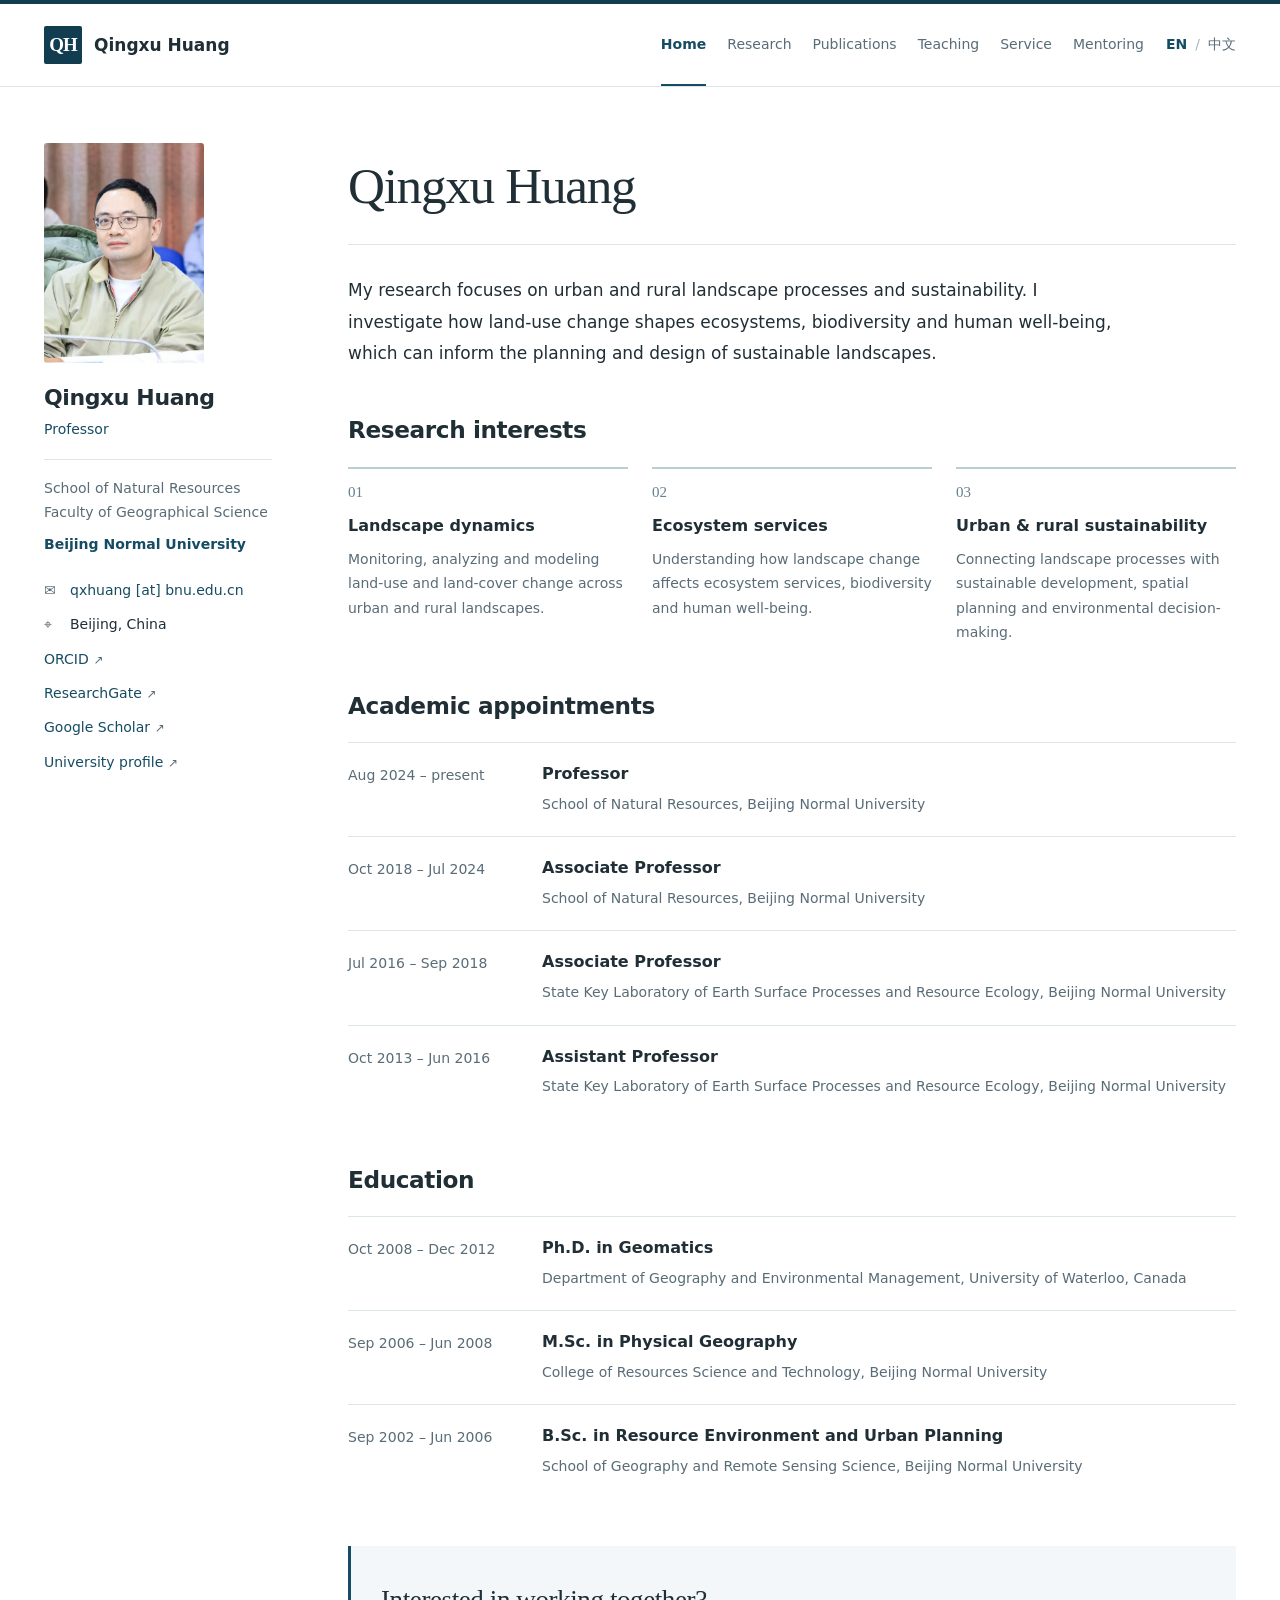
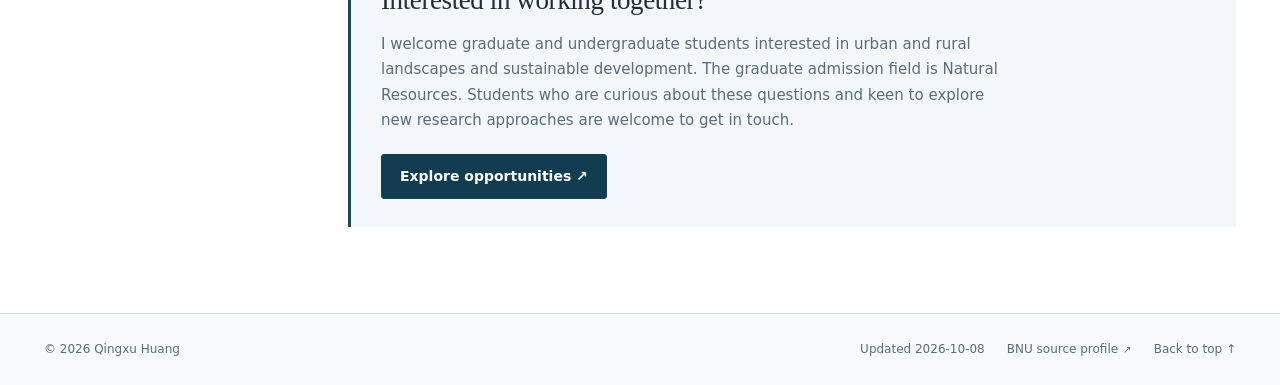
<file: index.html>
<!doctype html>
<html lang="en"><head>
<meta charset="utf-8"><meta name="viewport" content="width=device-width,initial-scale=1">
<title>Qingxu Huang | Beijing Normal University</title><meta name="description" content="My research focuses on urban and rural landscape processes and sustainability. I investigate how land-use change shapes ecosystems, biodiversity and human well-being, which can inform the planning and"><meta name="author" content="Qingxu Huang"><meta name="color-scheme" content="light">
<meta property="og:title" content="Qingxu Huang | Beijing Normal University"><meta property="og:description" content="My research focuses on urban and rural landscape processes and sustainability. I investigate how land-use change shapes ecosystems, biodiversity and human well-being, which can inform the planning and"><meta property="og:type" content="website">
<link rel="alternate" hreflang="en" href="index.html"><link rel="alternate" hreflang="zh-CN" href="zh/index.html">
<link rel="icon" type="image/svg+xml" href="assets/favicon.svg">
<link rel="stylesheet" href="assets/style.css">
<script>document.documentElement.classList.add('js')</script>
<script src="assets/site.js" defer></script>
<script type="application/ld+json">{"@context":"https://schema.org","@type":"Person","name":"Qingxu Huang","jobTitle":"Professor","affiliation":{"@type":"CollegeOrUniversity","name":"Beijing Normal University"},"sameAs":["https://orcid.org/0000-0003-4902-716X","https://www.researchgate.net/profile/Qingxu-Huang","https://scholar.google.com/citations?user=uOxCebIAAAAJ","https://geot.bnu.edu.cn/Public/htm/news/5/304.html"]}</script></head><body>
<a class="skip-link" href="#main">Skip to content</a><header class="site-header"><div class="header-inner">
<a class="brand" href="index.html"><span class="monogram" aria-hidden="true">QH</span><span>Qingxu Huang</span></a>
<nav class="primary-nav" id="primary-nav" aria-label="Main navigation"><a href="index.html" aria-current="page">Home</a><a href="research.html">Research</a><a href="publications.html">Publications</a><a href="teaching.html">Teaching</a><a href="service.html">Service</a><a href="group.html">Mentoring</a></nav>
<nav class="language-switch" aria-label="Language"><span aria-current="true" lang="en">EN</span><span class="language-divider" aria-hidden="true">/</span><a data-language="zh" lang="zh-CN" href="zh/index.html">中文</a></nav>
<button class="menu-button" type="button" aria-expanded="false" aria-controls="primary-nav" aria-label="Menu"><span aria-hidden="true">☰</span></button></div></header>
<div class="layout"><aside class="profile" aria-label="Profile and contact information"><img class="portrait" src="assets/portrait.jpg" width="170" height="255" alt="Qingxu Huang" decoding="async"><div class="profile-title"><h2>Qingxu Huang</h2><p class="role">Professor</p></div><div class="affiliation"><p>School of Natural Resources<br>Faculty of Geographical Science</p><a href="https://www.bnu.edu.cn/">Beijing Normal University</a></div><ul class="contact-list"><li><span aria-hidden="true">✉</span><a href="mailto:qxhuang%40bnu.edu.cn">qxhuang [at] bnu.edu.cn</a></li><li><span aria-hidden="true">⌖</span>Beijing, China</li><li><a href="https://orcid.org/0000-0003-4902-716X" target="_blank" rel="noopener noreferrer">ORCID<span class="external" aria-hidden="true">↗</span></a></li><li><a href="https://www.researchgate.net/profile/Qingxu-Huang" target="_blank" rel="noopener noreferrer">ResearchGate<span class="external" aria-hidden="true">↗</span></a></li><li><a href="https://scholar.google.com/citations?user=uOxCebIAAAAJ" target="_blank" rel="noopener noreferrer">Google Scholar<span class="external" aria-hidden="true">↗</span></a></li><li><a href="https://geot.bnu.edu.cn/Public/htm/news/5/304.html" target="_blank" rel="noopener noreferrer">University profile<span class="external" aria-hidden="true">↗</span></a></li></ul></aside>
<main id="main" tabindex="-1"><div class="page-heading"><h1>Qingxu Huang</h1></div><div class="intro"><p>My research focuses on urban and rural landscape processes and sustainability. I investigate how land-use change shapes ecosystems, biodiversity and human well-being, which can inform the planning and design of sustainable landscapes.</p></div><section id="interests"><div class="section-heading"><h2>Research interests</h2></div><ol class="interests"><li><span class="number" aria-hidden="true">01</span><div><h3>Landscape dynamics</h3><p>Monitoring, analyzing and modeling land-use and land-cover change across urban and rural landscapes.</p></div></li><li><span class="number" aria-hidden="true">02</span><div><h3>Ecosystem services</h3><p>Understanding how landscape change affects ecosystem services, biodiversity and human well-being.</p></div></li><li><span class="number" aria-hidden="true">03</span><div><h3>Urban &amp; rural sustainability</h3><p>Connecting landscape processes with sustainable development, spatial planning and environmental decision-making.</p></div></li></ol></section><section id="appointments"><div class="section-heading"><h2>Academic appointments</h2></div><ol class="timeline"><li><span class="date">Aug 2024 – present</span><div><h3>Professor</h3><p>School of Natural Resources, Beijing Normal University</p></div></li><li><span class="date">Oct 2018 – Jul 2024</span><div><h3>Associate Professor</h3><p>School of Natural Resources, Beijing Normal University</p></div></li><li><span class="date">Jul 2016 – Sep 2018</span><div><h3>Associate Professor</h3><p>State Key Laboratory of Earth Surface Processes and Resource Ecology, Beijing Normal University</p></div></li><li><span class="date">Oct 2013 – Jun 2016</span><div><h3>Assistant Professor</h3><p>State Key Laboratory of Earth Surface Processes and Resource Ecology, Beijing Normal University</p></div></li></ol></section><section id="education"><div class="section-heading"><h2>Education</h2></div><ol class="timeline"><li><span class="date">Oct 2008 – Dec 2012</span><div><h3>Ph.D. in Geomatics</h3><p>Department of Geography and Environmental Management, University of Waterloo, Canada</p></div></li><li><span class="date">Sep 2006 – Jun 2008</span><div><h3>M.Sc. in Physical Geography</h3><p>College of Resources Science and Technology, Beijing Normal University</p></div></li><li><span class="date">Sep 2002 – Jun 2006</span><div><h3>B.Sc. in Resource Environment and Urban Planning</h3><p>School of Geography and Remote Sensing Science, Beijing Normal University</p></div></li></ol></section><div class="join"><h2>Interested in working together?</h2><p>I welcome graduate and undergraduate students interested in urban and rural landscapes and sustainable development. The graduate admission field is Natural Resources. Students who are curious about these questions and keen to explore new research approaches are welcome to get in touch.</p><a class="button" href="teaching.html#opportunities">Explore opportunities ↗</a></div></main></div>
<footer><div class="footer-inner"><span>© 2026 Qingxu Huang</span><div><span>Updated 2026-10-08</span><a href="https://geot.bnu.edu.cn/Public/htm/news/5/304.html" target="_blank" rel="noopener noreferrer">BNU source profile<span class="external" aria-hidden="true">↗</span></a><a href="#main">Back to top ↑</a></div></div></footer>
</body></html>
</file>
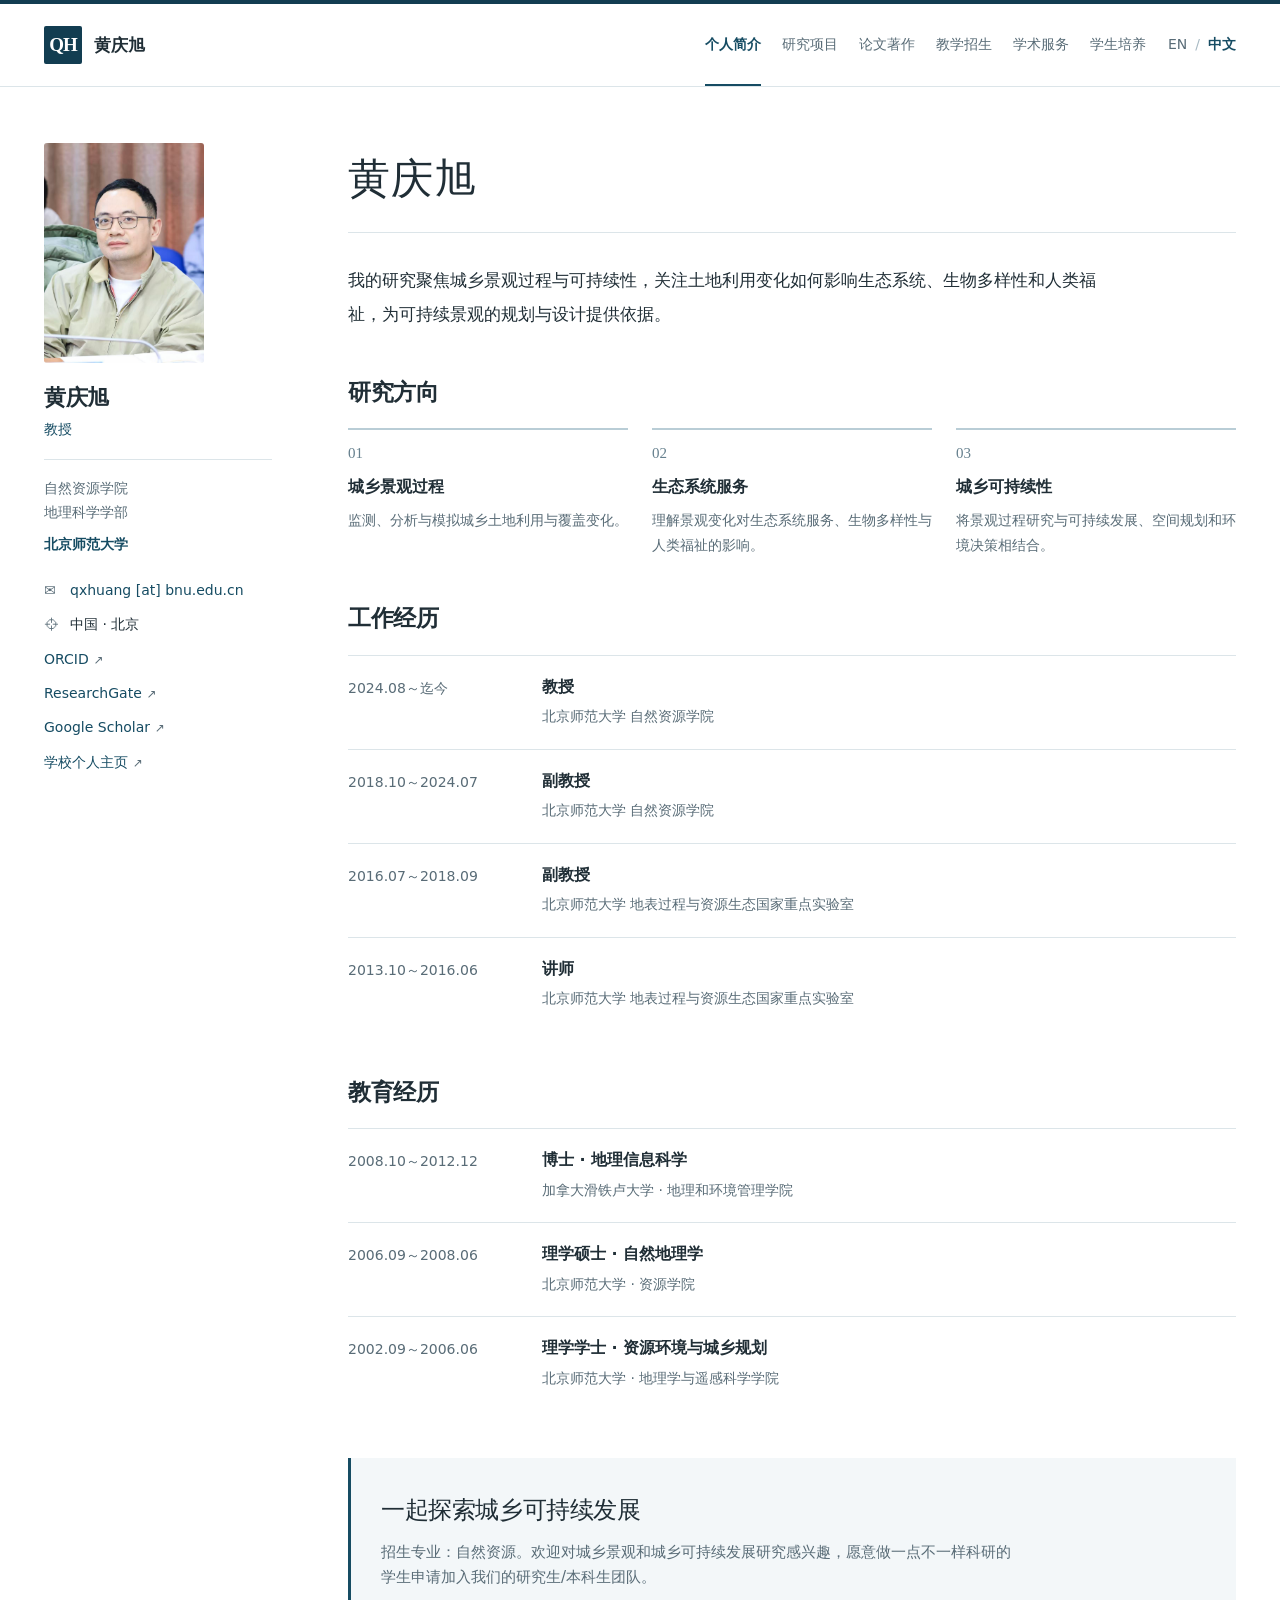
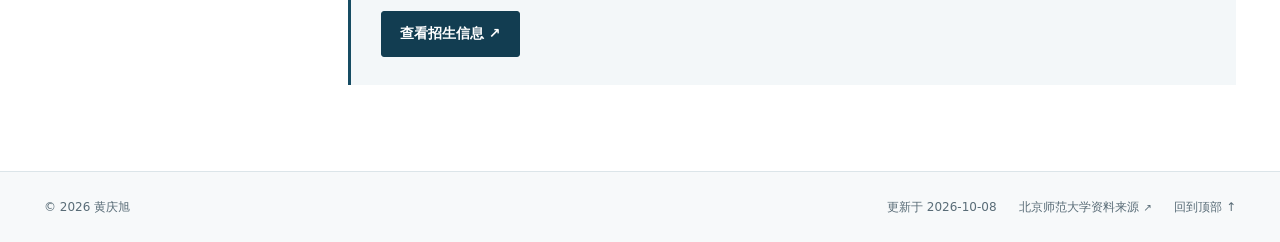
<file: zh/index.html>
<!doctype html>
<html lang="zh-CN"><head>
<meta charset="utf-8"><meta name="viewport" content="width=device-width,initial-scale=1">
<title>黄庆旭 | 北京师范大学</title><meta name="description" content="我的研究聚焦城乡景观过程与可持续性，关注土地利用变化如何影响生态系统、生物多样性和人类福祉，为可持续景观的规划与设计提供依据。"><meta name="author" content="黄庆旭"><meta name="color-scheme" content="light">
<meta property="og:title" content="黄庆旭 | 北京师范大学"><meta property="og:description" content="我的研究聚焦城乡景观过程与可持续性，关注土地利用变化如何影响生态系统、生物多样性和人类福祉，为可持续景观的规划与设计提供依据。"><meta property="og:type" content="website">
<link rel="alternate" hreflang="en" href="../index.html"><link rel="alternate" hreflang="zh-CN" href="index.html">
<link rel="icon" type="image/svg+xml" href="../assets/favicon.svg">
<link rel="stylesheet" href="../assets/style.css">
<script>document.documentElement.classList.add('js')</script>
<script src="../assets/site.js" defer></script>
<script type="application/ld+json">{"@context":"https://schema.org","@type":"Person","name":"黄庆旭","jobTitle":"教授","affiliation":{"@type":"CollegeOrUniversity","name":"北京师范大学"},"sameAs":["https://orcid.org/0000-0003-4902-716X","https://www.researchgate.net/profile/Qingxu-Huang","https://scholar.google.com/citations?user=uOxCebIAAAAJ","https://geot.bnu.edu.cn/Public/htm/news/5/304.html"]}</script></head><body>
<a class="skip-link" href="#main">跳到正文</a><header class="site-header"><div class="header-inner">
<a class="brand" href="index.html"><span class="monogram" aria-hidden="true">QH</span><span>黄庆旭</span></a>
<nav class="primary-nav" id="primary-nav" aria-label="主导航"><a href="index.html" aria-current="page">个人简介</a><a href="research.html">研究项目</a><a href="publications.html">论文著作</a><a href="teaching.html">教学招生</a><a href="service.html">学术服务</a><a href="group.html">学生培养</a></nav>
<nav class="language-switch" aria-label="语言切换"><a data-language="en" lang="en" href="../index.html">EN</a><span class="language-divider" aria-hidden="true">/</span><span aria-current="true" lang="zh-CN">中文</span></nav>
<button class="menu-button" type="button" aria-expanded="false" aria-controls="primary-nav" aria-label="菜单"><span aria-hidden="true">☰</span></button></div></header>
<div class="layout"><aside class="profile" aria-label="个人资料与联系方式"><img class="portrait" src="../assets/portrait.jpg" width="170" height="255" alt="黄庆旭" decoding="async"><div class="profile-title"><h2>黄庆旭</h2><p class="role">教授</p></div><div class="affiliation"><p>自然资源学院<br>地理科学学部</p><a href="https://www.bnu.edu.cn/">北京师范大学</a></div><ul class="contact-list"><li><span aria-hidden="true">✉</span><a href="mailto:qxhuang%40bnu.edu.cn">qxhuang [at] bnu.edu.cn</a></li><li><span aria-hidden="true">⌖</span>中国 · 北京</li><li><a href="https://orcid.org/0000-0003-4902-716X" target="_blank" rel="noopener noreferrer">ORCID<span class="external" aria-hidden="true">↗</span></a></li><li><a href="https://www.researchgate.net/profile/Qingxu-Huang" target="_blank" rel="noopener noreferrer">ResearchGate<span class="external" aria-hidden="true">↗</span></a></li><li><a href="https://scholar.google.com/citations?user=uOxCebIAAAAJ" target="_blank" rel="noopener noreferrer">Google Scholar<span class="external" aria-hidden="true">↗</span></a></li><li><a href="https://geot.bnu.edu.cn/Public/htm/news/5/304.html" target="_blank" rel="noopener noreferrer">学校个人主页<span class="external" aria-hidden="true">↗</span></a></li></ul></aside>
<main id="main" tabindex="-1"><div class="page-heading"><h1>黄庆旭</h1></div><div class="intro"><p>我的研究聚焦城乡景观过程与可持续性，关注土地利用变化如何影响生态系统、生物多样性和人类福祉，为可持续景观的规划与设计提供依据。</p></div><section id="interests"><div class="section-heading"><h2>研究方向</h2></div><ol class="interests"><li><span class="number" aria-hidden="true">01</span><div><h3>城乡景观过程</h3><p>监测、分析与模拟城乡土地利用与覆盖变化。</p></div></li><li><span class="number" aria-hidden="true">02</span><div><h3>生态系统服务</h3><p>理解景观变化对生态系统服务、生物多样性与人类福祉的影响。</p></div></li><li><span class="number" aria-hidden="true">03</span><div><h3>城乡可持续性</h3><p>将景观过程研究与可持续发展、空间规划和环境决策相结合。</p></div></li></ol></section><section id="appointments"><div class="section-heading"><h2>工作经历</h2></div><ol class="timeline"><li><span class="date">2024.08～迄今</span><div><h3>教授</h3><p>北京师范大学 自然资源学院</p></div></li><li><span class="date">2018.10～2024.07</span><div><h3>副教授</h3><p>北京师范大学 自然资源学院</p></div></li><li><span class="date">2016.07～2018.09</span><div><h3>副教授</h3><p>北京师范大学 地表过程与资源生态国家重点实验室</p></div></li><li><span class="date">2013.10～2016.06</span><div><h3>讲师</h3><p>北京师范大学 地表过程与资源生态国家重点实验室</p></div></li></ol></section><section id="education"><div class="section-heading"><h2>教育经历</h2></div><ol class="timeline"><li><span class="date">2008.10～2012.12</span><div><h3>博士 · 地理信息科学</h3><p>加拿大滑铁卢大学 · 地理和环境管理学院</p></div></li><li><span class="date">2006.09～2008.06</span><div><h3>理学硕士 · 自然地理学</h3><p>北京师范大学 · 资源学院</p></div></li><li><span class="date">2002.09～2006.06</span><div><h3>理学学士 · 资源环境与城乡规划</h3><p>北京师范大学 · 地理学与遥感科学学院</p></div></li></ol></section><div class="join"><h2>一起探索城乡可持续发展</h2><p>招生专业：自然资源。欢迎对城乡景观和城乡可持续发展研究感兴趣，愿意做一点不一样科研的学生申请加入我们的研究生/本科生团队。</p><a class="button" href="teaching.html#opportunities">查看招生信息 ↗</a></div></main></div>
<footer><div class="footer-inner"><span>© 2026 黄庆旭</span><div><span>更新于 2026-10-08</span><a href="https://geot.bnu.edu.cn/Public/htm/news/5/304.html" target="_blank" rel="noopener noreferrer">北京师范大学资料来源<span class="external" aria-hidden="true">↗</span></a><a href="#main">回到顶部 ↑</a></div></div></footer>
</body></html>
</file>
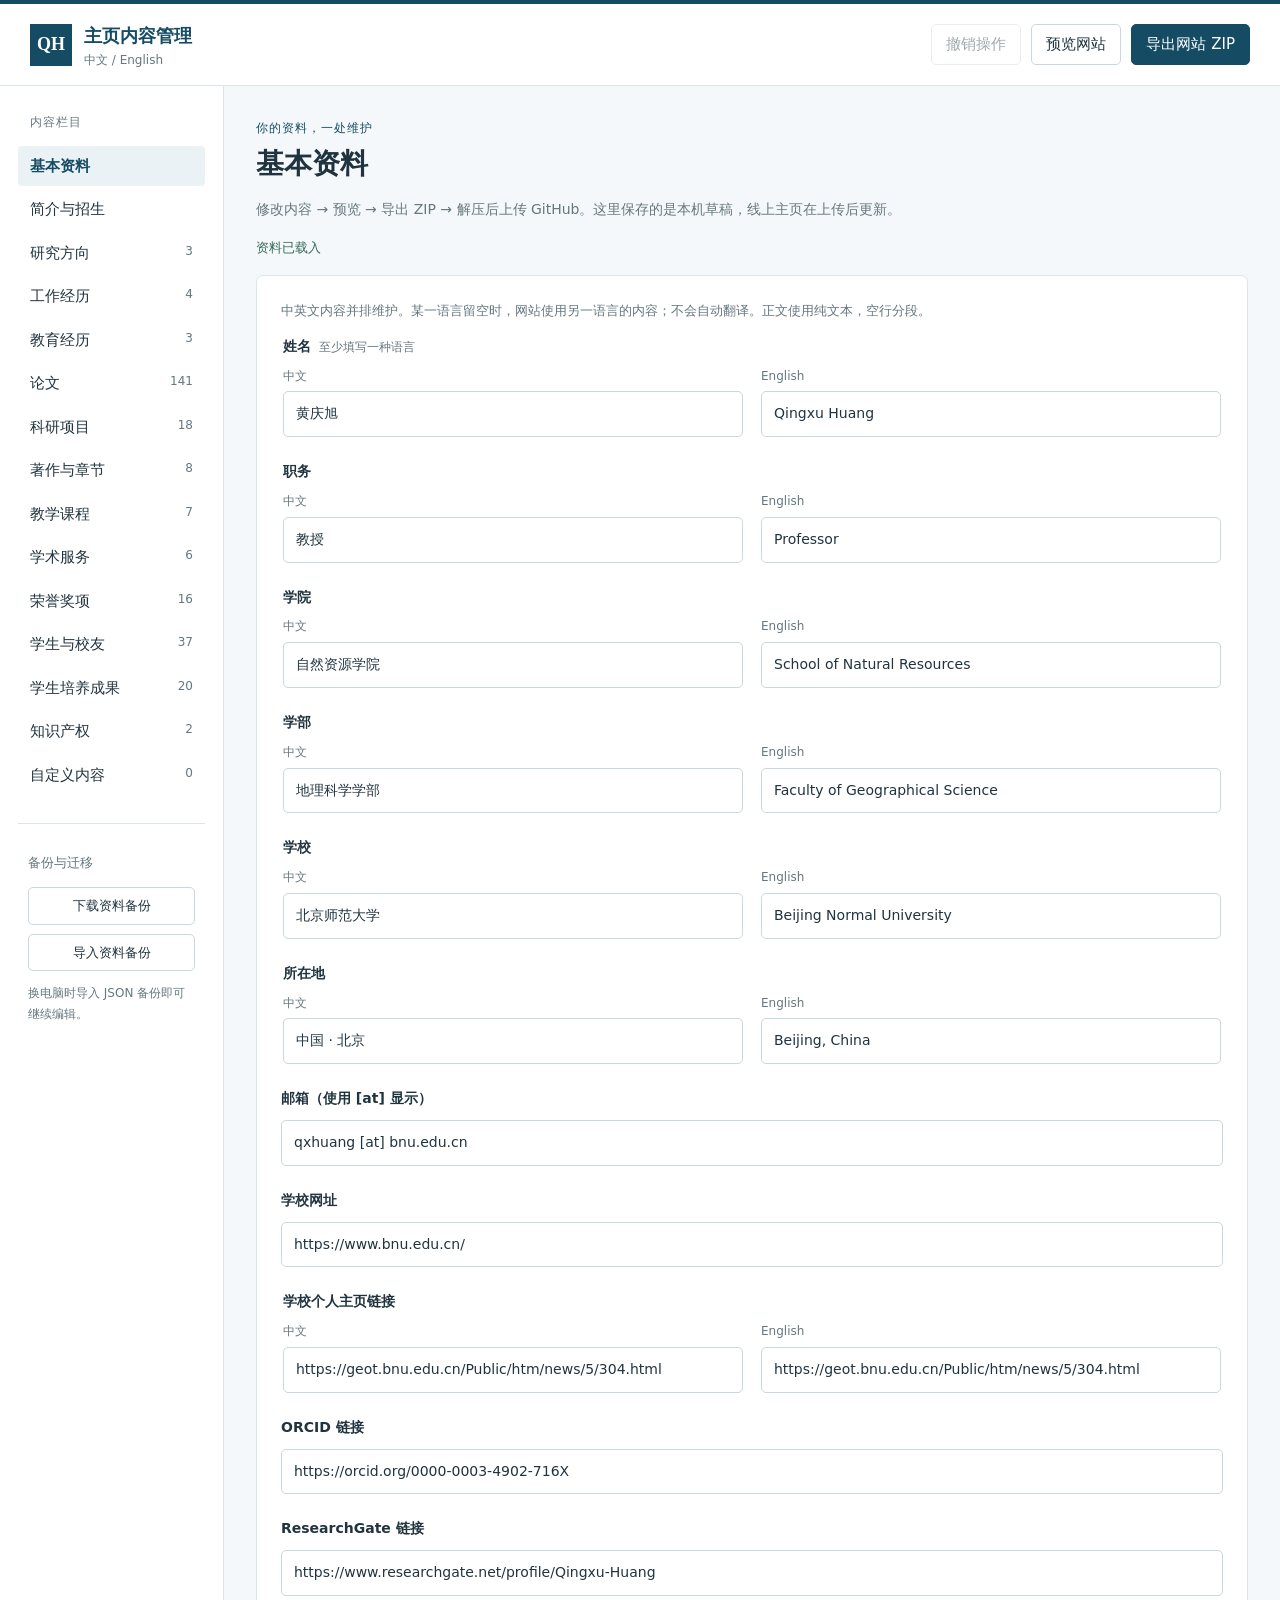
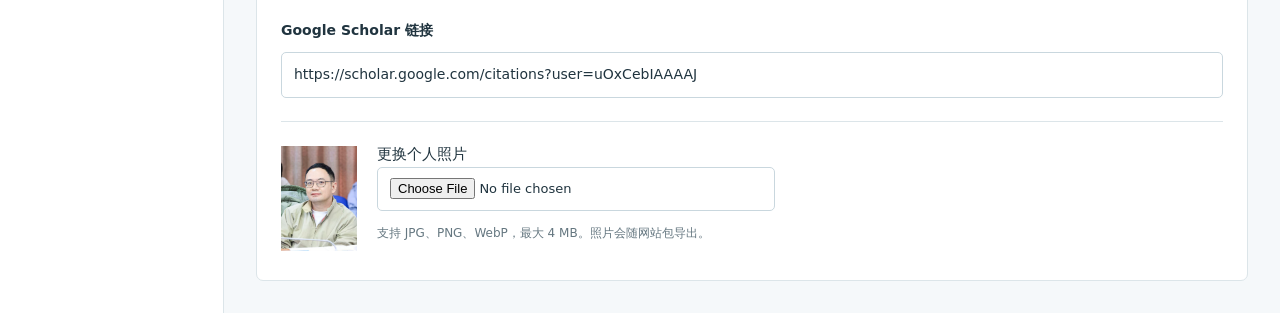
<file: editor.html>
<!doctype html>
<html lang="zh-CN"><head><meta charset="utf-8"><meta name="viewport" content="width=device-width,initial-scale=1"><title>主页内容管理 | Qingxu Huang</title><link rel="icon" href="assets/favicon.svg"><link rel="stylesheet" href="assets/editor.css"><script src="data/content.js" defer></script><script src="assets/schema.js" defer></script><script src="assets/engine.js" defer></script><script src="assets/package.js" defer></script><script src="assets/bundle.js" defer></script><script src="assets/editor.js" defer></script></head>
<body><header class="editor-header"><a href="index.html" class="editor-brand"><span>QH</span><div>主页内容管理<small>中文 / English</small></div></a><div class="editor-actions"><button id="undo" disabled>撤销操作</button><button id="preview">预览网站</button><button id="export" class="primary">导出网站 ZIP</button></div></header>
<div id="restore-banner" class="restore-banner" hidden><span id="restore-text">发现本机草稿。</span><button id="restore">恢复草稿</button><button id="ignore-draft">使用当前文件</button></div>
<div class="editor-shell"><aside class="editor-sidebar"><p class="side-label">内容栏目</p><nav id="section-nav" aria-label="内容栏目"></nav><div class="backup-tools"><p>备份与迁移</p><button id="backup">下载资料备份</button><label class="file-button" for="import-file">导入资料备份<input id="import-file" type="file" accept=".json,application/json"></label><p class="small">换电脑时导入 JSON 备份即可继续编辑。</p></div></aside>
<main class="editor-main"><div class="work-heading"><div><p class="kicker">你的资料，一处维护</p><h1 id="section-title">基本资料</h1></div><button id="add" class="primary" hidden>＋ 新增条目</button></div><p class="workflow-note">修改内容 → 预览 → 导出 ZIP → 解压后上传 GitHub。这里保存的是本机草稿，线上主页在上传后更新。</p><div id="status" role="status" aria-live="polite">资料已载入</div><div id="errors" class="errors" role="alert" hidden></div>
<div id="workspace"><section id="record-panel" aria-label="条目列表"><label for="search">查找条目</label><input id="search" type="search" placeholder="输入标题、作者或年份"><p id="record-count" class="small"></p><div id="record-list"></div></section><section id="form-panel" aria-label="内容编辑"><div id="record-toolbar"><span id="record-position"></span><div><button id="up" title="上移一位">上移</button><button id="down" title="下移一位">下移</button><button id="duplicate">复制</button><button id="remove" class="danger">移除</button></div></div><p id="section-help" class="form-help"></p><form id="content-form" autocomplete="off"></form><div id="empty-state" hidden><h2>还没有条目</h2><p>点击“新增条目”，填写中英文内容。</p></div></section></div></main></div>
<dialog id="preview-dialog"><div class="preview-bar"><strong>网站预览</strong><label>语言 <select id="preview-language"><option value="zh">中文</option><option value="en">English</option></select></label><label>页面 <select id="preview-page"><option value="index">个人简介</option><option value="research">研究项目</option><option value="publications">论文著作</option><option value="teaching">教学招生</option><option value="service">学术服务</option><option value="group">学生培养</option></select></label><button id="close-preview" aria-label="关闭预览">关闭</button></div><iframe id="preview-frame" title="主页实时预览" sandbox="allow-scripts allow-popups allow-popups-to-escape-sandbox"></iframe></dialog>
<noscript><p class="noscript">内容编辑需要浏览器开启 JavaScript。网站正文仍可直接打开阅读。</p></noscript></body></html>
</file>
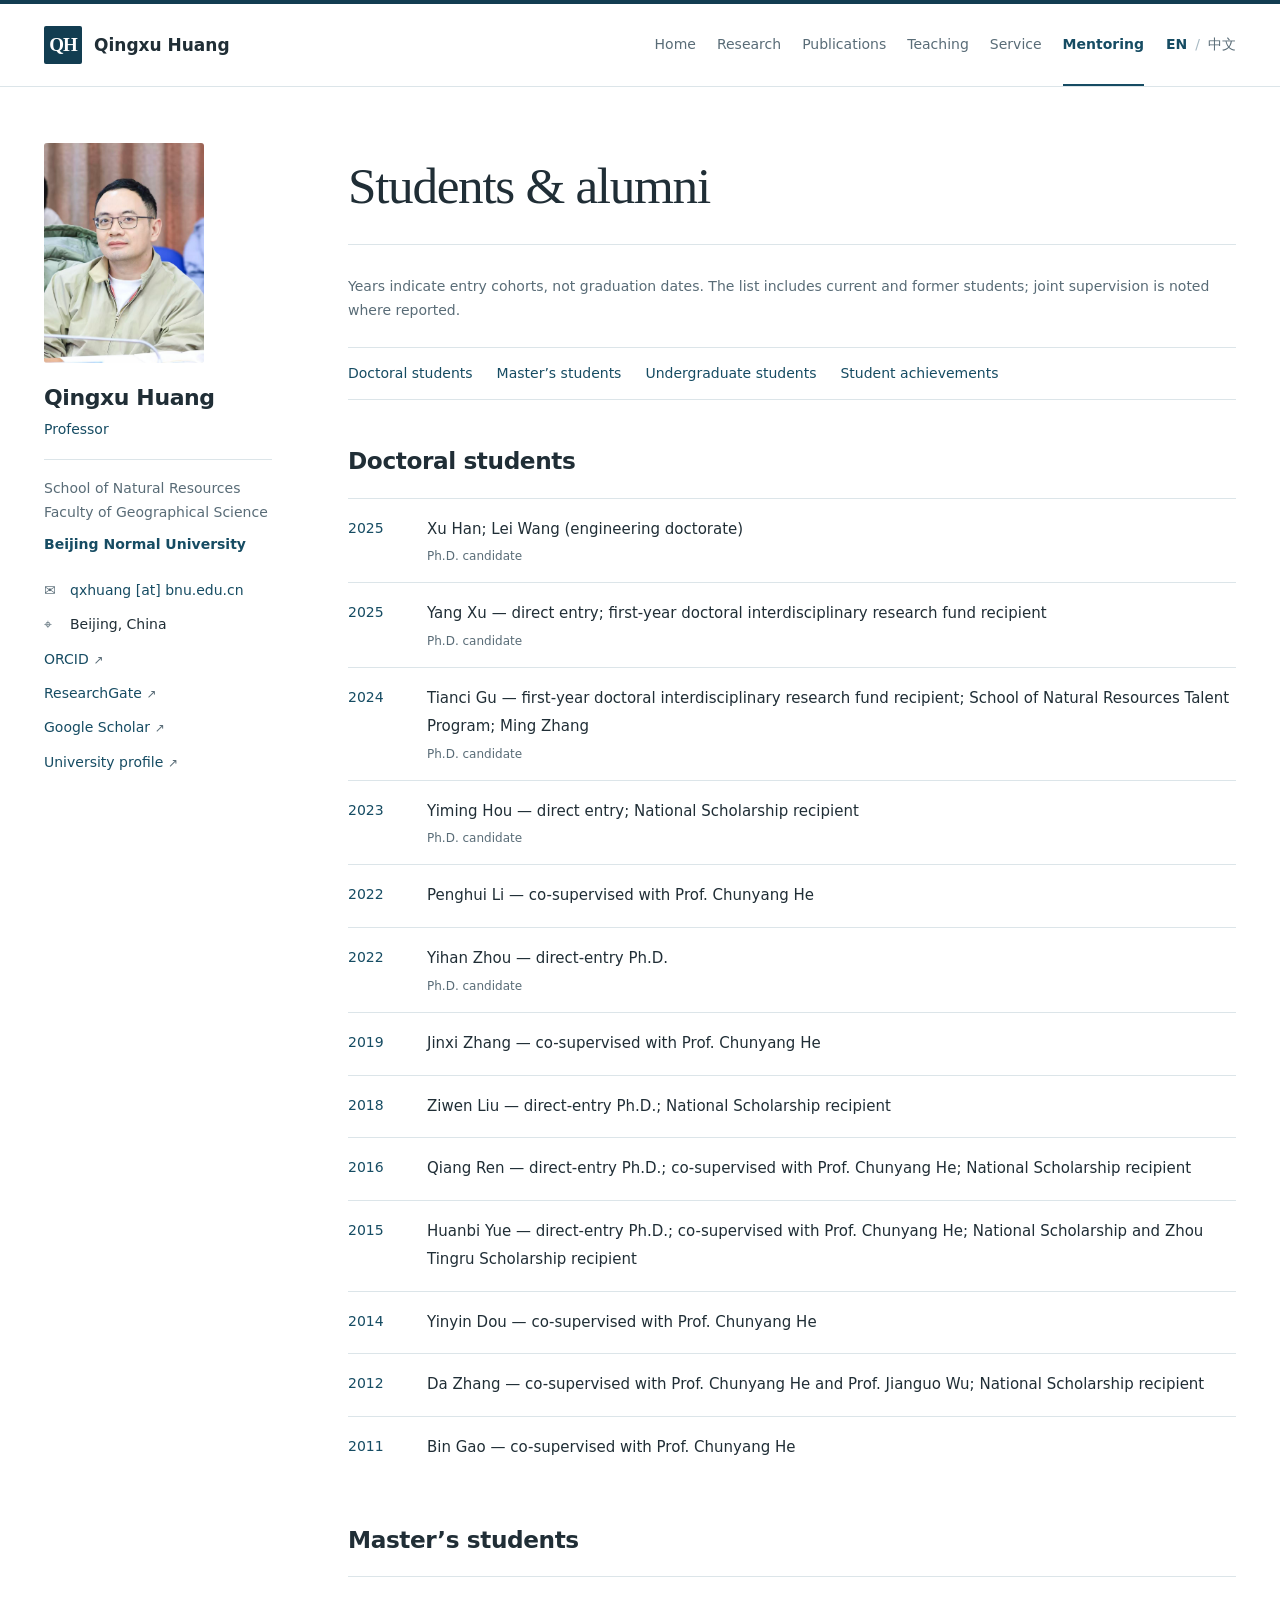
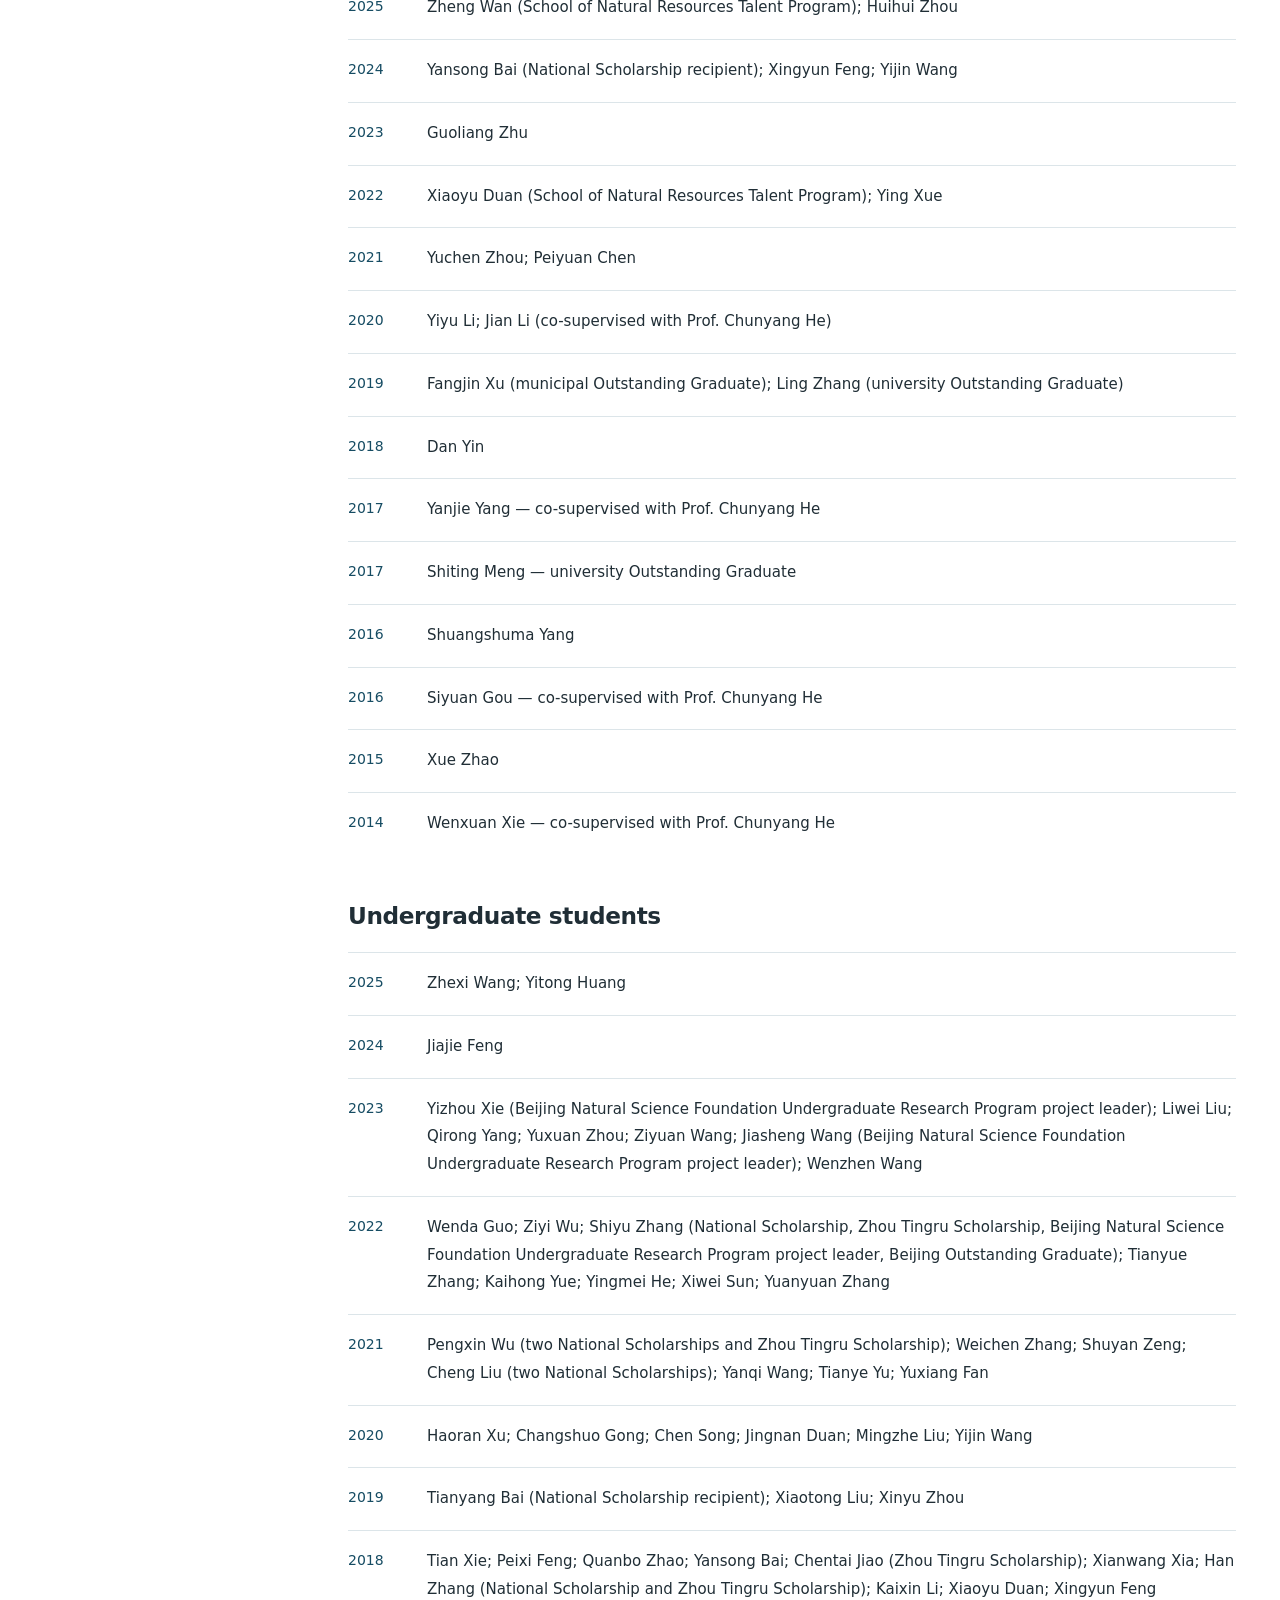
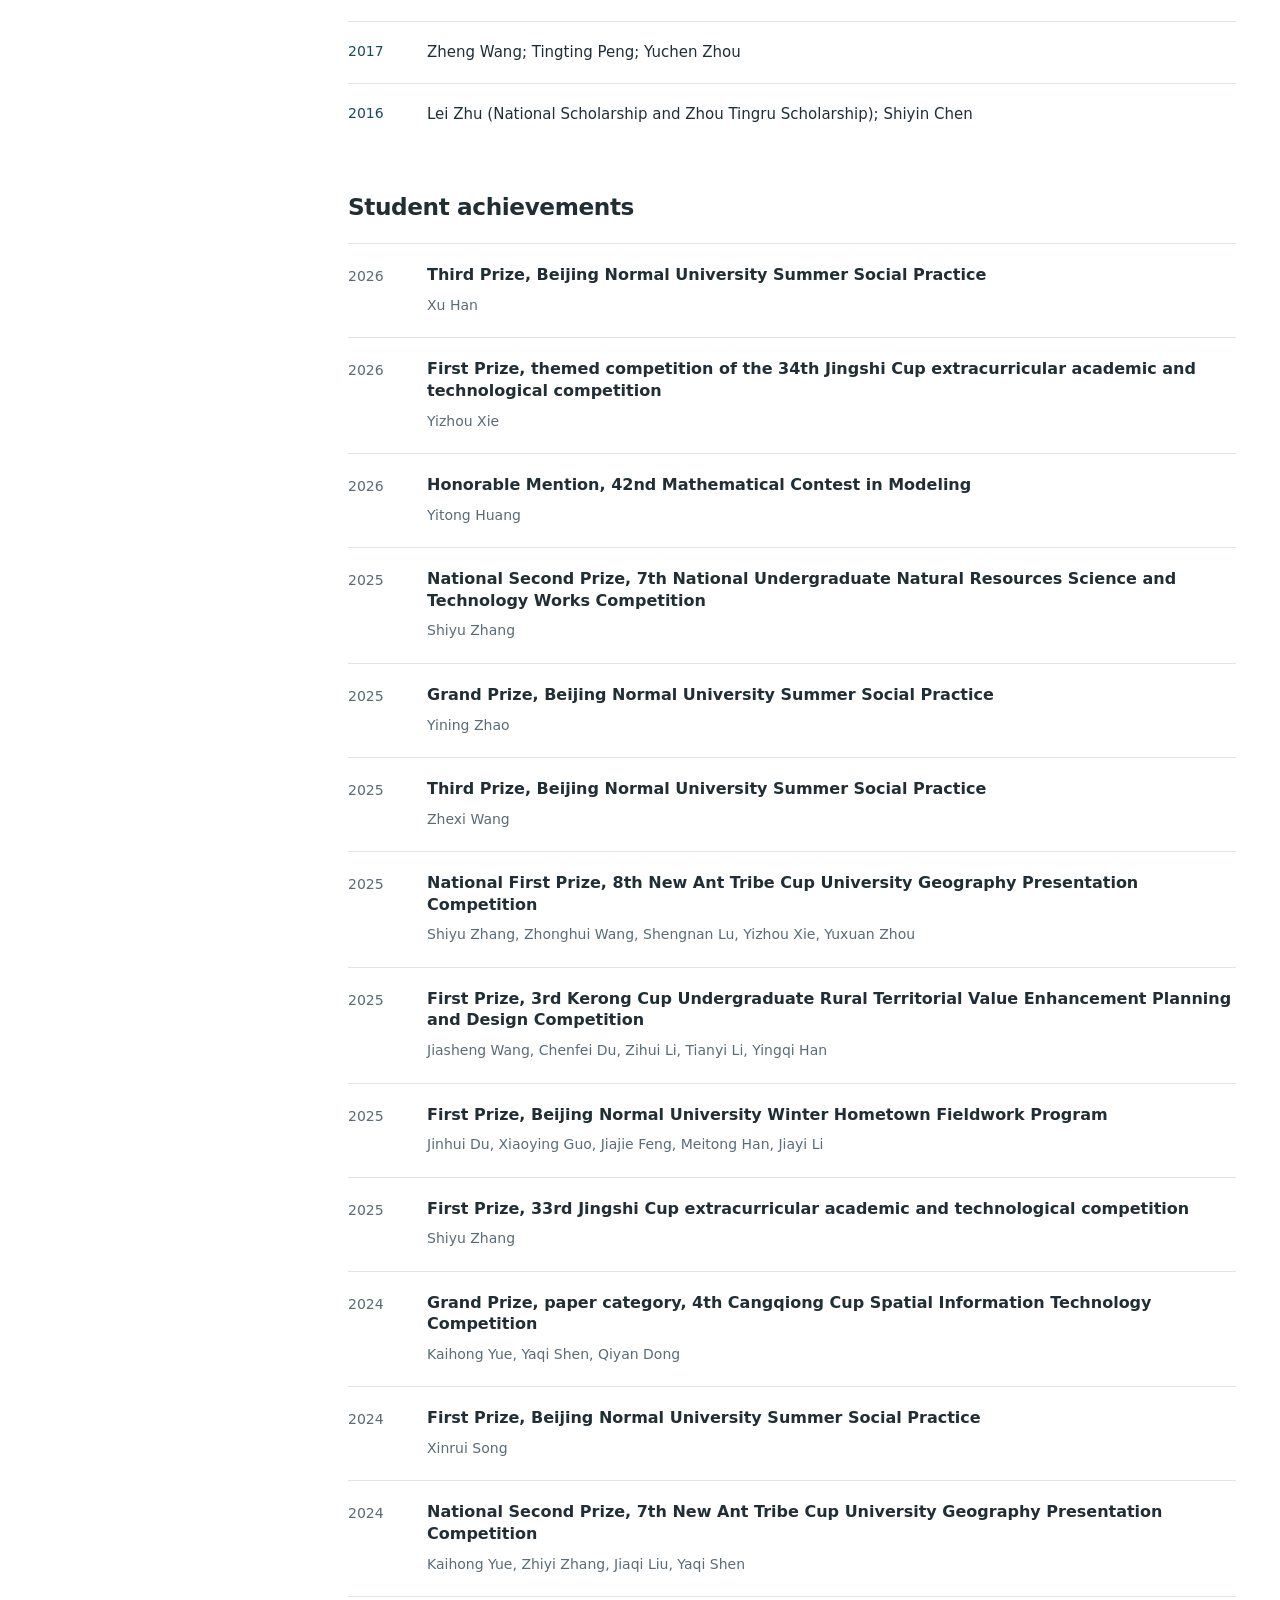
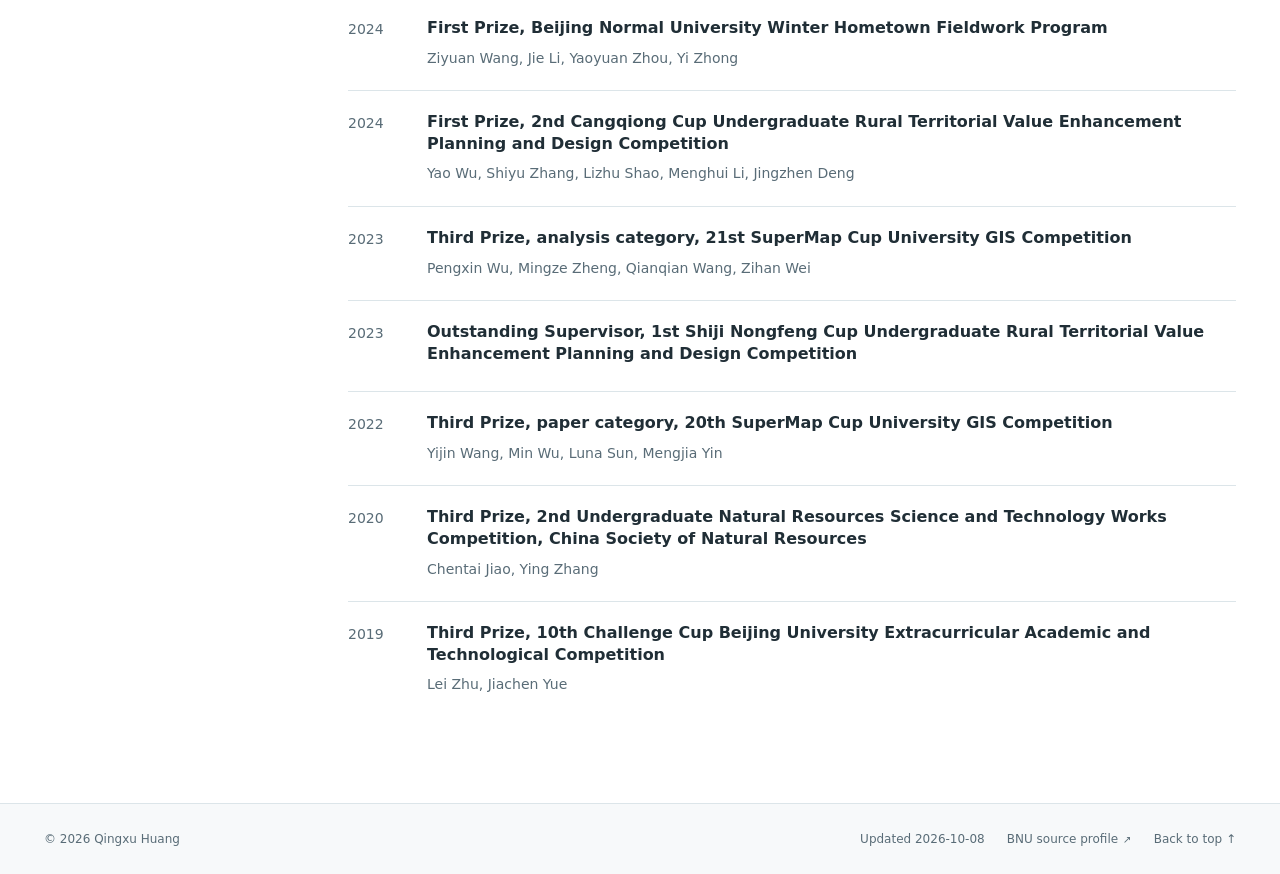
<file: group.html>
<!doctype html>
<html lang="en"><head>
<meta charset="utf-8"><meta name="viewport" content="width=device-width,initial-scale=1">
<title>Students &amp; alumni | Qingxu Huang</title><meta name="description" content="Students and alumni working on landscape processes, natural resources and sustainability."><meta name="author" content="Qingxu Huang"><meta name="color-scheme" content="light">
<meta property="og:title" content="Students &amp; alumni | Qingxu Huang"><meta property="og:description" content="Students and alumni working on landscape processes, natural resources and sustainability."><meta property="og:type" content="website">
<link rel="alternate" hreflang="en" href="group.html"><link rel="alternate" hreflang="zh-CN" href="zh/group.html">
<link rel="icon" type="image/svg+xml" href="assets/favicon.svg">
<link rel="stylesheet" href="assets/style.css">
<script>document.documentElement.classList.add('js')</script>
<script src="assets/site.js" defer></script>
<script type="application/ld+json">{"@context":"https://schema.org","@type":"Person","name":"Qingxu Huang","jobTitle":"Professor","affiliation":{"@type":"CollegeOrUniversity","name":"Beijing Normal University"},"sameAs":["https://orcid.org/0000-0003-4902-716X","https://www.researchgate.net/profile/Qingxu-Huang","https://scholar.google.com/citations?user=uOxCebIAAAAJ","https://geot.bnu.edu.cn/Public/htm/news/5/304.html"]}</script></head><body>
<a class="skip-link" href="#main">Skip to content</a><header class="site-header"><div class="header-inner">
<a class="brand" href="index.html"><span class="monogram" aria-hidden="true">QH</span><span>Qingxu Huang</span></a>
<nav class="primary-nav" id="primary-nav" aria-label="Main navigation"><a href="index.html">Home</a><a href="research.html">Research</a><a href="publications.html">Publications</a><a href="teaching.html">Teaching</a><a href="service.html">Service</a><a href="group.html" aria-current="page">Mentoring</a></nav>
<nav class="language-switch" aria-label="Language"><span aria-current="true" lang="en">EN</span><span class="language-divider" aria-hidden="true">/</span><a data-language="zh" lang="zh-CN" href="zh/group.html">中文</a></nav>
<button class="menu-button" type="button" aria-expanded="false" aria-controls="primary-nav" aria-label="Menu"><span aria-hidden="true">☰</span></button></div></header>
<div class="layout"><aside class="profile" aria-label="Profile and contact information"><img class="portrait" src="assets/portrait.jpg" width="170" height="255" alt="Qingxu Huang" decoding="async"><div class="profile-title"><h2>Qingxu Huang</h2><p class="role">Professor</p></div><div class="affiliation"><p>School of Natural Resources<br>Faculty of Geographical Science</p><a href="https://www.bnu.edu.cn/">Beijing Normal University</a></div><ul class="contact-list"><li><span aria-hidden="true">✉</span><a href="mailto:qxhuang%40bnu.edu.cn">qxhuang [at] bnu.edu.cn</a></li><li><span aria-hidden="true">⌖</span>Beijing, China</li><li><a href="https://orcid.org/0000-0003-4902-716X" target="_blank" rel="noopener noreferrer">ORCID<span class="external" aria-hidden="true">↗</span></a></li><li><a href="https://www.researchgate.net/profile/Qingxu-Huang" target="_blank" rel="noopener noreferrer">ResearchGate<span class="external" aria-hidden="true">↗</span></a></li><li><a href="https://scholar.google.com/citations?user=uOxCebIAAAAJ" target="_blank" rel="noopener noreferrer">Google Scholar<span class="external" aria-hidden="true">↗</span></a></li><li><a href="https://geot.bnu.edu.cn/Public/htm/news/5/304.html" target="_blank" rel="noopener noreferrer">University profile<span class="external" aria-hidden="true">↗</span></a></li></ul></aside>
<main id="main" tabindex="-1"><div class="page-heading"><h1>Students &amp; alumni</h1></div><p class="note">Years indicate entry cohorts, not graduation dates. The list includes current and former students; joint supervision is noted where reported.</p><nav class="page-toc" aria-label="On this page"><a href="#doctoral">Doctoral students</a><a href="#masters">Master’s students</a><a href="#undergraduate">Undergraduate students</a><a href="#achievements">Student achievements</a></nav><section id="doctoral"><div class="section-heading"><h2>Doctoral students</h2></div><ol class="student-list"><li><span class="date">2025</span><div><p>Xu Han; Lei Wang (engineering doctorate)</p><span class="student-status">Ph.D. candidate</span></div></li><li><span class="date">2025</span><div><p>Yang Xu — direct entry; first-year doctoral interdisciplinary research fund recipient</p><span class="student-status">Ph.D. candidate</span></div></li><li><span class="date">2024</span><div><p>Tianci Gu — first-year doctoral interdisciplinary research fund recipient; School of Natural Resources Talent Program; Ming Zhang</p><span class="student-status">Ph.D. candidate</span></div></li><li><span class="date">2023</span><div><p>Yiming Hou — direct entry; National Scholarship recipient</p><span class="student-status">Ph.D. candidate</span></div></li><li><span class="date">2022</span><div><p>Penghui Li — co-supervised with Prof. Chunyang He</p></div></li><li><span class="date">2022</span><div><p>Yihan Zhou — direct-entry Ph.D.</p><span class="student-status">Ph.D. candidate</span></div></li><li><span class="date">2019</span><div><p>Jinxi Zhang — co-supervised with Prof. Chunyang He</p></div></li><li><span class="date">2018</span><div><p>Ziwen Liu — direct-entry Ph.D.; National Scholarship recipient</p></div></li><li><span class="date">2016</span><div><p>Qiang Ren — direct-entry Ph.D.; co-supervised with Prof. Chunyang He; National Scholarship recipient</p></div></li><li><span class="date">2015</span><div><p>Huanbi Yue — direct-entry Ph.D.; co-supervised with Prof. Chunyang He; National Scholarship and Zhou Tingru Scholarship recipient</p></div></li><li><span class="date">2014</span><div><p>Yinyin Dou — co-supervised with Prof. Chunyang He</p></div></li><li><span class="date">2012</span><div><p>Da Zhang — co-supervised with Prof. Chunyang He and Prof. Jianguo Wu; National Scholarship recipient</p></div></li><li><span class="date">2011</span><div><p>Bin Gao — co-supervised with Prof. Chunyang He</p></div></li></ol></section><section id="masters"><div class="section-heading"><h2>Master’s students</h2></div><ol class="student-list"><li><span class="date">2025</span><div><p>Zheng Wan (School of Natural Resources Talent Program); Huihui Zhou</p></div></li><li><span class="date">2024</span><div><p>Yansong Bai (National Scholarship recipient); Xingyun Feng; Yijin Wang</p></div></li><li><span class="date">2023</span><div><p>Guoliang Zhu</p></div></li><li><span class="date">2022</span><div><p>Xiaoyu Duan (School of Natural Resources Talent Program); Ying Xue</p></div></li><li><span class="date">2021</span><div><p>Yuchen Zhou; Peiyuan Chen</p></div></li><li><span class="date">2020</span><div><p>Yiyu Li; Jian Li (co-supervised with Prof. Chunyang He)</p></div></li><li><span class="date">2019</span><div><p>Fangjin Xu (municipal Outstanding Graduate); Ling Zhang (university Outstanding Graduate)</p></div></li><li><span class="date">2018</span><div><p>Dan Yin</p></div></li><li><span class="date">2017</span><div><p>Yanjie Yang — co-supervised with Prof. Chunyang He</p></div></li><li><span class="date">2017</span><div><p>Shiting Meng — university Outstanding Graduate</p></div></li><li><span class="date">2016</span><div><p>Shuangshuma Yang</p></div></li><li><span class="date">2016</span><div><p>Siyuan Gou — co-supervised with Prof. Chunyang He</p></div></li><li><span class="date">2015</span><div><p>Xue Zhao</p></div></li><li><span class="date">2014</span><div><p>Wenxuan Xie — co-supervised with Prof. Chunyang He</p></div></li></ol></section><section id="undergraduate"><div class="section-heading"><h2>Undergraduate students</h2></div><ol class="student-list"><li><span class="date">2025</span><div><p>Zhexi Wang; Yitong Huang</p></div></li><li><span class="date">2024</span><div><p>Jiajie Feng</p></div></li><li><span class="date">2023</span><div><p>Yizhou Xie (Beijing Natural Science Foundation Undergraduate Research Program project leader); Liwei Liu; Qirong Yang; Yuxuan Zhou; Ziyuan Wang; Jiasheng Wang (Beijing Natural Science Foundation Undergraduate Research Program project leader); Wenzhen Wang</p></div></li><li><span class="date">2022</span><div><p>Wenda Guo; Ziyi Wu; Shiyu Zhang (National Scholarship, Zhou Tingru Scholarship, Beijing Natural Science Foundation Undergraduate Research Program project leader, Beijing Outstanding Graduate); Tianyue Zhang; Kaihong Yue; Yingmei He; Xiwei Sun; Yuanyuan Zhang</p></div></li><li><span class="date">2021</span><div><p>Pengxin Wu (two National Scholarships and Zhou Tingru Scholarship); Weichen Zhang; Shuyan Zeng; Cheng Liu (two National Scholarships); Yanqi Wang; Tianye Yu; Yuxiang Fan</p></div></li><li><span class="date">2020</span><div><p>Haoran Xu; Changshuo Gong; Chen Song; Jingnan Duan; Mingzhe Liu; Yijin Wang</p></div></li><li><span class="date">2019</span><div><p>Tianyang Bai (National Scholarship recipient); Xiaotong Liu; Xinyu Zhou</p></div></li><li><span class="date">2018</span><div><p>Tian Xie; Peixi Feng; Quanbo Zhao; Yansong Bai; Chentai Jiao (Zhou Tingru Scholarship); Xianwang Xia; Han Zhang (National Scholarship and Zhou Tingru Scholarship); Kaixin Li; Xiaoyu Duan; Xingyun Feng</p></div></li><li><span class="date">2017</span><div><p>Zheng Wang; Tingting Peng; Yuchen Zhou</p></div></li><li><span class="date">2016</span><div><p>Lei Zhu (National Scholarship and Zhou Tingru Scholarship); Shiyin Chen</p></div></li></ol></section><section id="achievements"><div class="section-heading"><h2>Student achievements</h2></div><ol class="award-list"><li><span class="date">2026</span><div><h3>Third Prize, Beijing Normal University Summer Social Practice</h3><p>Xu Han</p></div></li><li><span class="date">2026</span><div><h3>First Prize, themed competition of the 34th Jingshi Cup extracurricular academic and technological competition</h3><p>Yizhou Xie</p></div></li><li><span class="date">2026</span><div><h3>Honorable Mention, 42nd Mathematical Contest in Modeling</h3><p>Yitong Huang</p></div></li><li><span class="date">2025</span><div><h3>National Second Prize, 7th National Undergraduate Natural Resources Science and Technology Works Competition</h3><p>Shiyu Zhang</p></div></li><li><span class="date">2025</span><div><h3>Grand Prize, Beijing Normal University Summer Social Practice</h3><p>Yining Zhao</p></div></li><li><span class="date">2025</span><div><h3>Third Prize, Beijing Normal University Summer Social Practice</h3><p>Zhexi Wang</p></div></li><li><span class="date">2025</span><div><h3>National First Prize, 8th New Ant Tribe Cup University Geography Presentation Competition</h3><p>Shiyu Zhang, Zhonghui Wang, Shengnan Lu, Yizhou Xie, Yuxuan Zhou</p></div></li><li><span class="date">2025</span><div><h3>First Prize, 3rd Kerong Cup Undergraduate Rural Territorial Value Enhancement Planning and Design Competition</h3><p>Jiasheng Wang, Chenfei Du, Zihui Li, Tianyi Li, Yingqi Han</p></div></li><li><span class="date">2025</span><div><h3>First Prize, Beijing Normal University Winter Hometown Fieldwork Program</h3><p>Jinhui Du, Xiaoying Guo, Jiajie Feng, Meitong Han, Jiayi Li</p></div></li><li><span class="date">2025</span><div><h3>First Prize, 33rd Jingshi Cup extracurricular academic and technological competition</h3><p>Shiyu Zhang</p></div></li><li><span class="date">2024</span><div><h3>Grand Prize, paper category, 4th Cangqiong Cup Spatial Information Technology Competition</h3><p>Kaihong Yue, Yaqi Shen, Qiyan Dong</p></div></li><li><span class="date">2024</span><div><h3>First Prize, Beijing Normal University Summer Social Practice</h3><p>Xinrui Song</p></div></li><li><span class="date">2024</span><div><h3>National Second Prize, 7th New Ant Tribe Cup University Geography Presentation Competition</h3><p>Kaihong Yue, Zhiyi Zhang, Jiaqi Liu, Yaqi Shen</p></div></li><li><span class="date">2024</span><div><h3>First Prize, Beijing Normal University Winter Hometown Fieldwork Program</h3><p>Ziyuan Wang, Jie Li, Yaoyuan Zhou, Yi Zhong</p></div></li><li><span class="date">2024</span><div><h3>First Prize, 2nd Cangqiong Cup Undergraduate Rural Territorial Value Enhancement Planning and Design Competition</h3><p>Yao Wu, Shiyu Zhang, Lizhu Shao, Menghui Li, Jingzhen Deng</p></div></li><li><span class="date">2023</span><div><h3>Third Prize, analysis category, 21st SuperMap Cup University GIS Competition</h3><p>Pengxin Wu, Mingze Zheng, Qianqian Wang, Zihan Wei</p></div></li><li><span class="date">2023</span><div><h3>Outstanding Supervisor, 1st Shiji Nongfeng Cup Undergraduate Rural Territorial Value Enhancement Planning and Design Competition</h3></div></li><li><span class="date">2022</span><div><h3>Third Prize, paper category, 20th SuperMap Cup University GIS Competition</h3><p>Yijin Wang, Min Wu, Luna Sun, Mengjia Yin</p></div></li><li><span class="date">2020</span><div><h3>Third Prize, 2nd Undergraduate Natural Resources Science and Technology Works Competition, China Society of Natural Resources</h3><p>Chentai Jiao, Ying Zhang</p></div></li><li><span class="date">2019</span><div><h3>Third Prize, 10th Challenge Cup Beijing University Extracurricular Academic and Technological Competition</h3><p>Lei Zhu, Jiachen Yue</p></div></li></ol></section></main></div>
<footer><div class="footer-inner"><span>© 2026 Qingxu Huang</span><div><span>Updated 2026-10-08</span><a href="https://geot.bnu.edu.cn/Public/htm/news/5/304.html" target="_blank" rel="noopener noreferrer">BNU source profile<span class="external" aria-hidden="true">↗</span></a><a href="#main">Back to top ↑</a></div></div></footer>
</body></html>
</file>
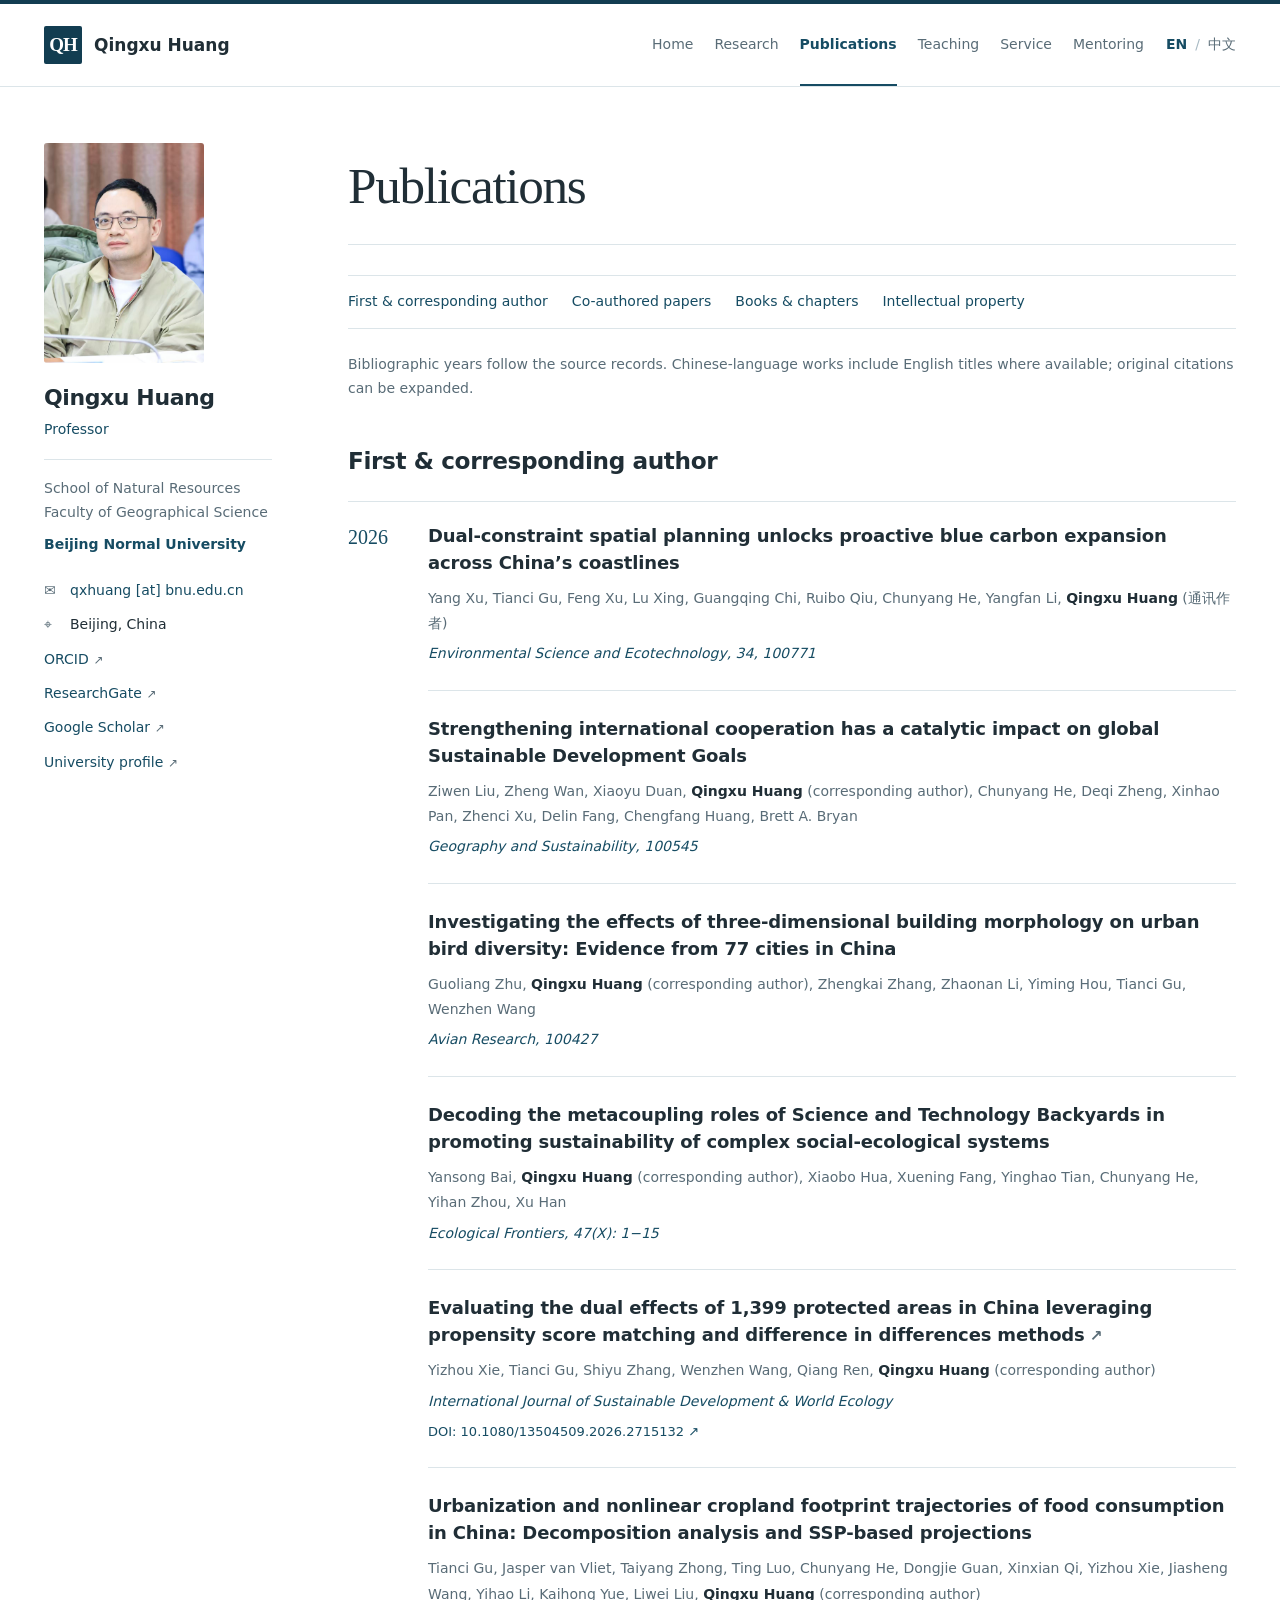
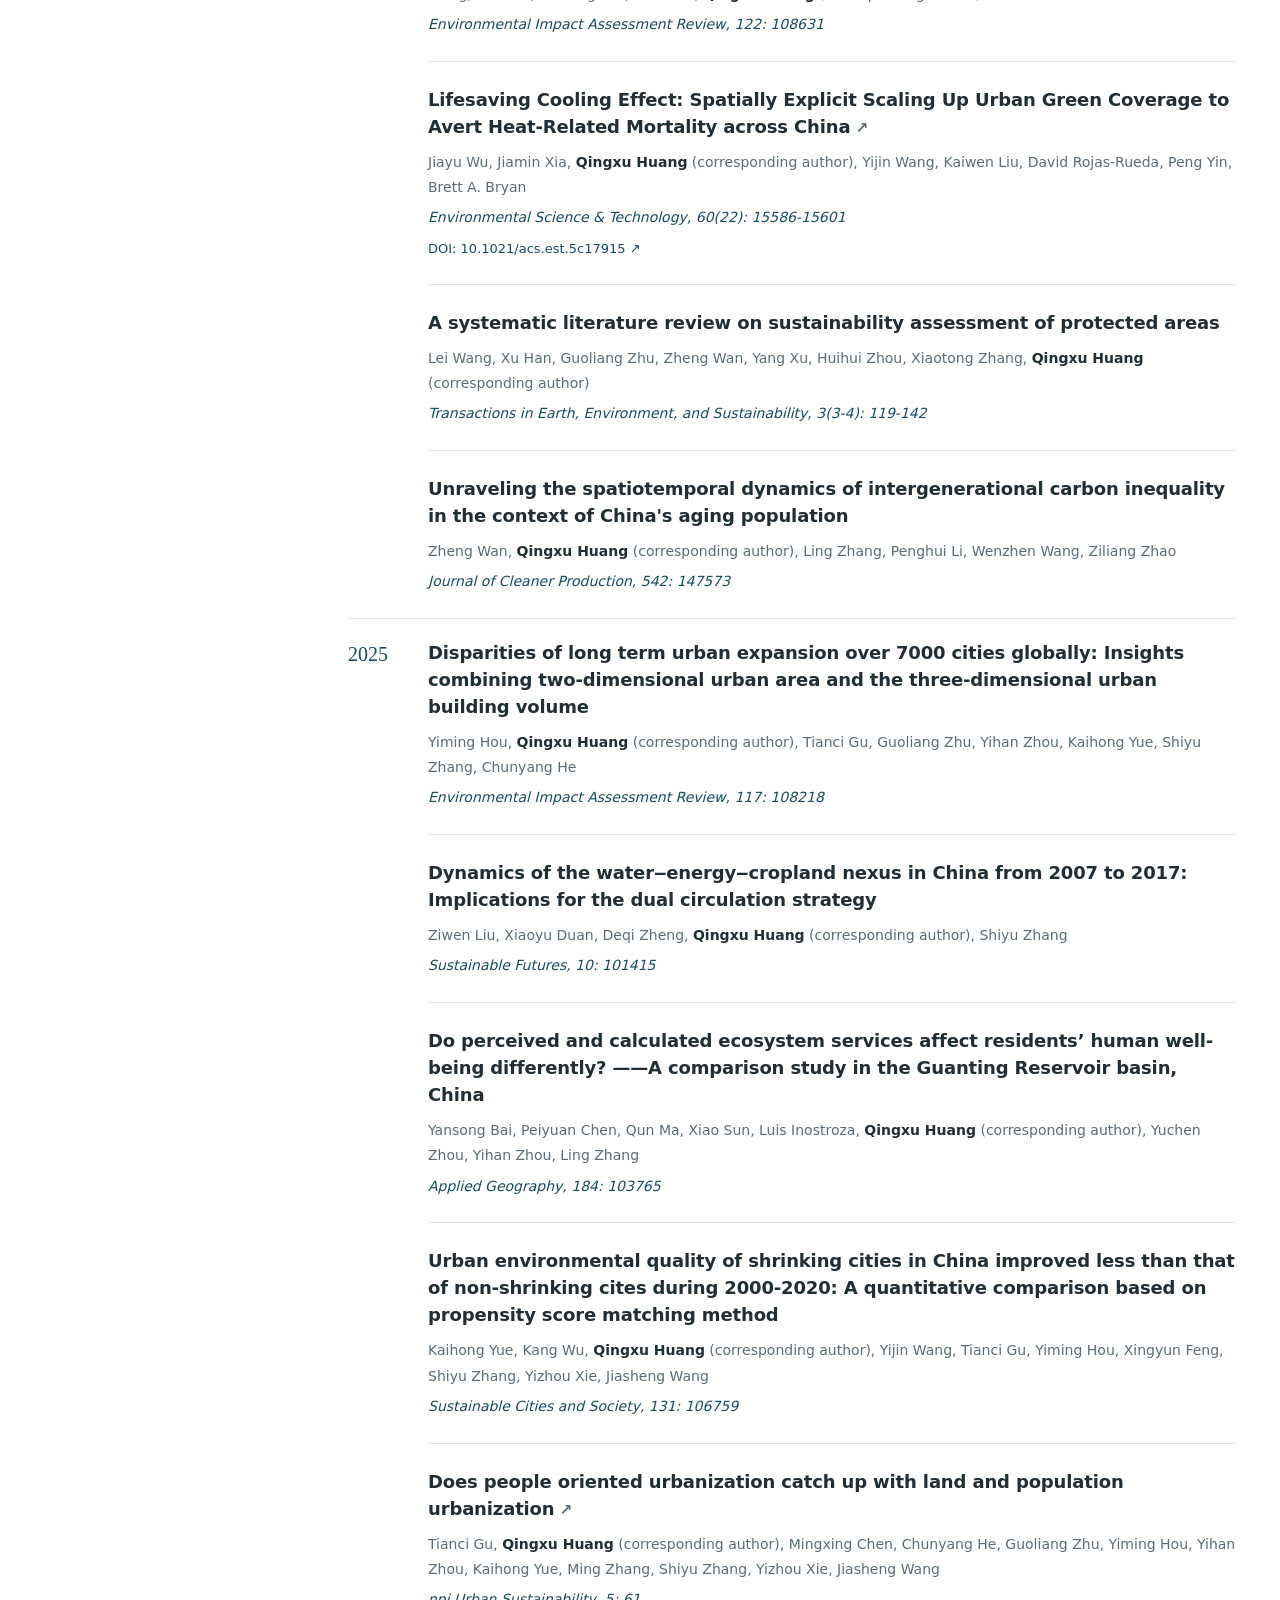
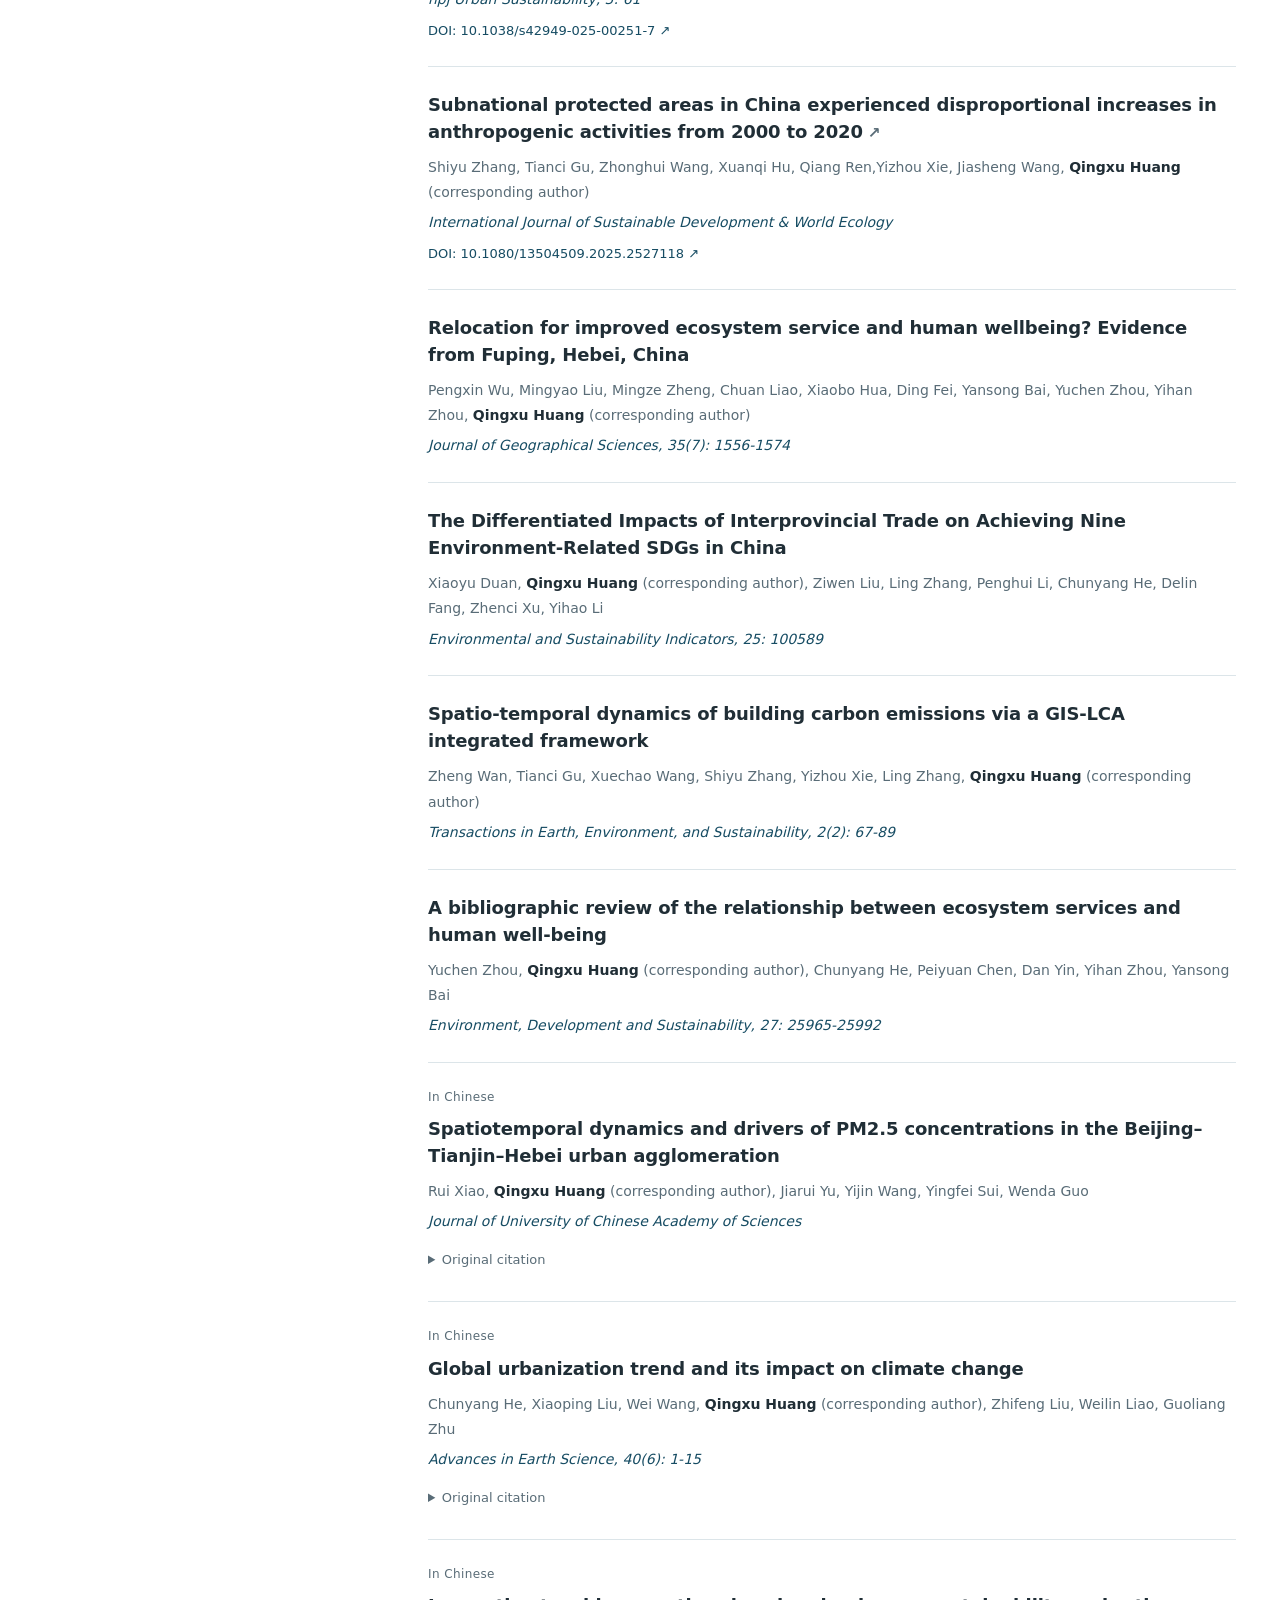
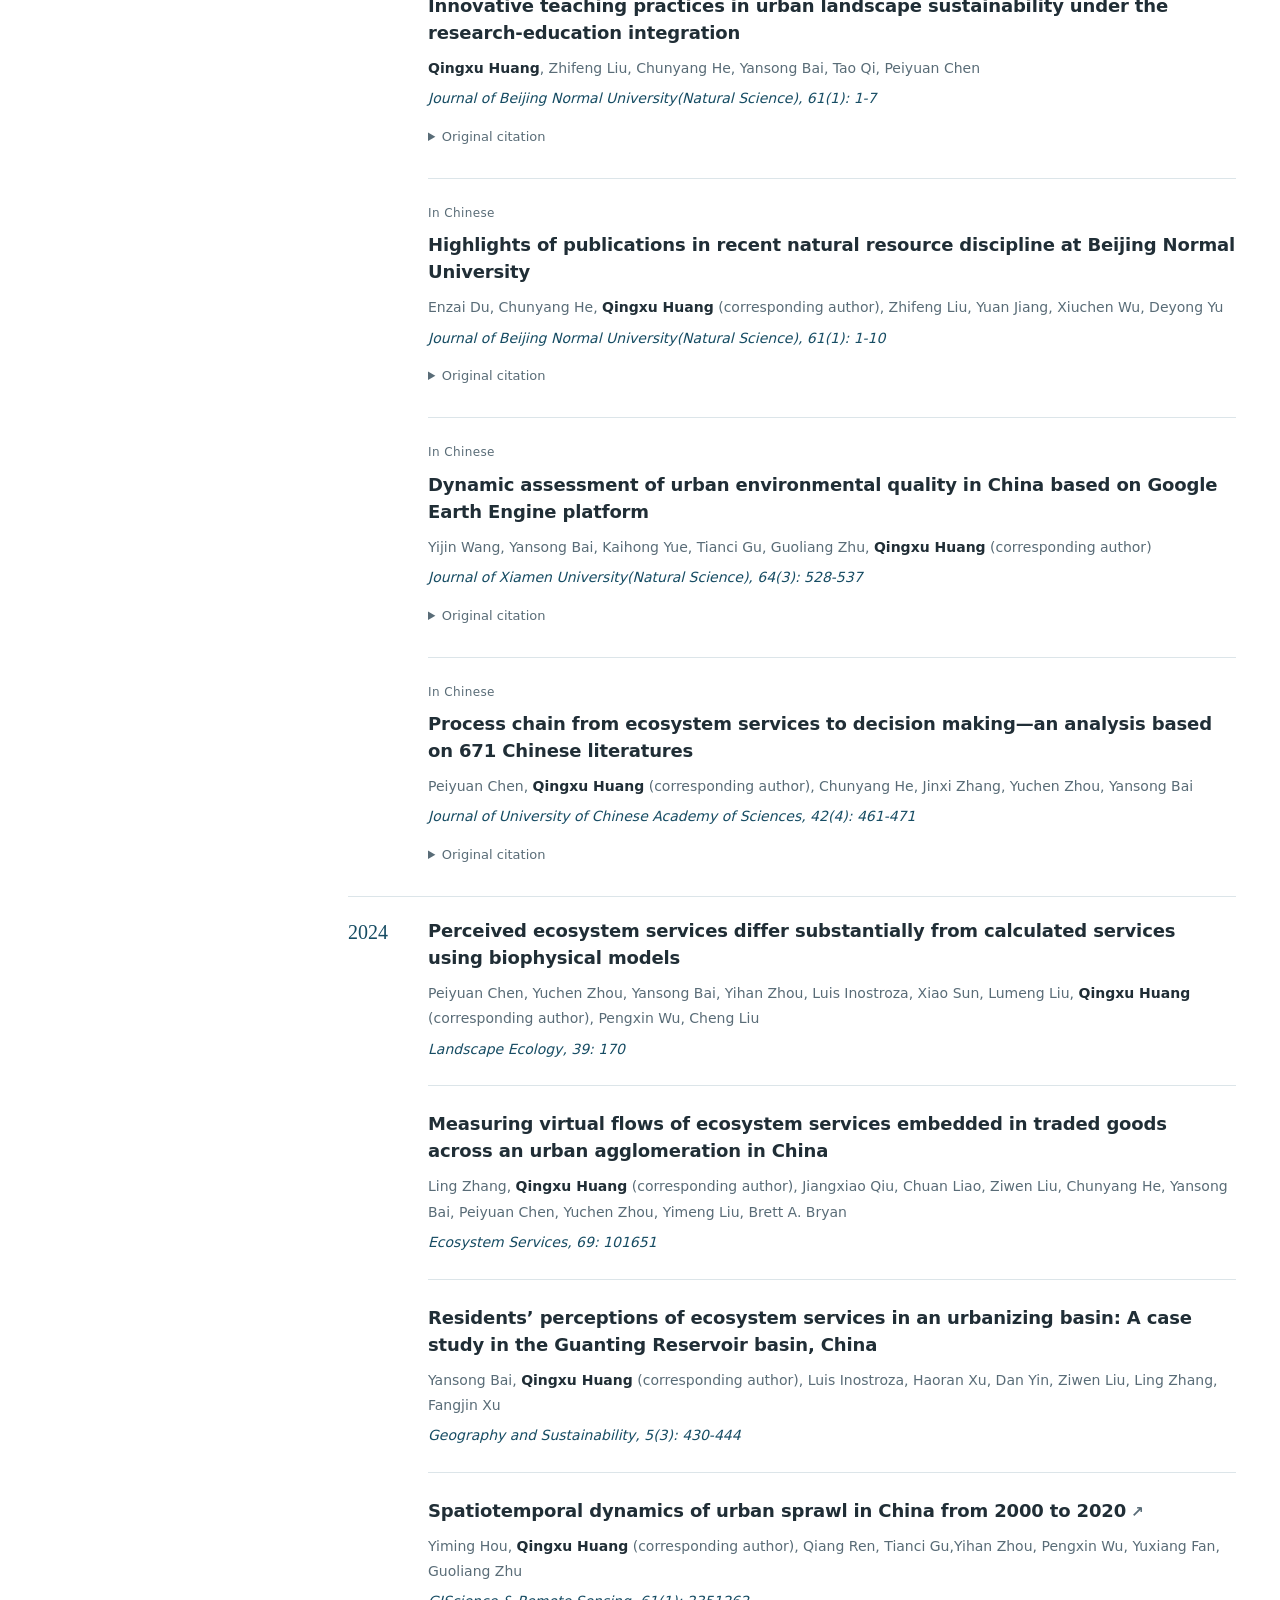
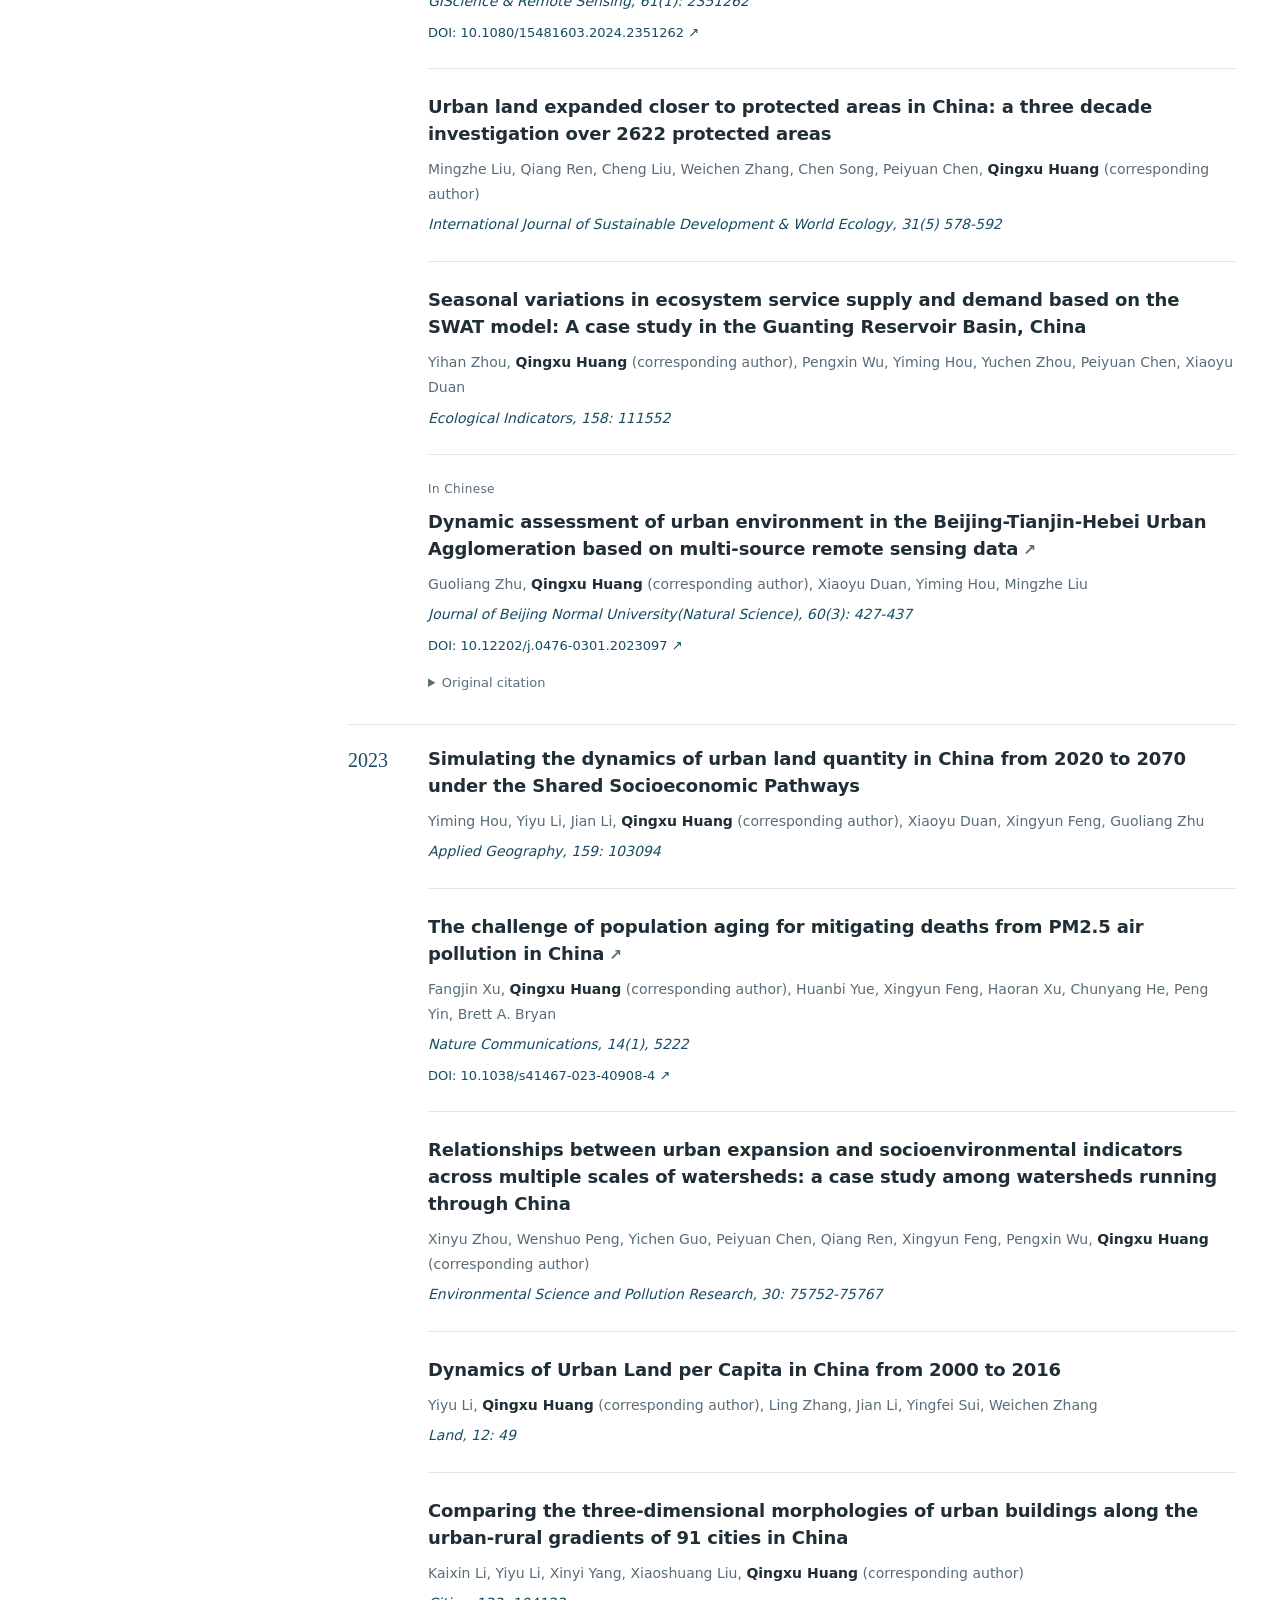
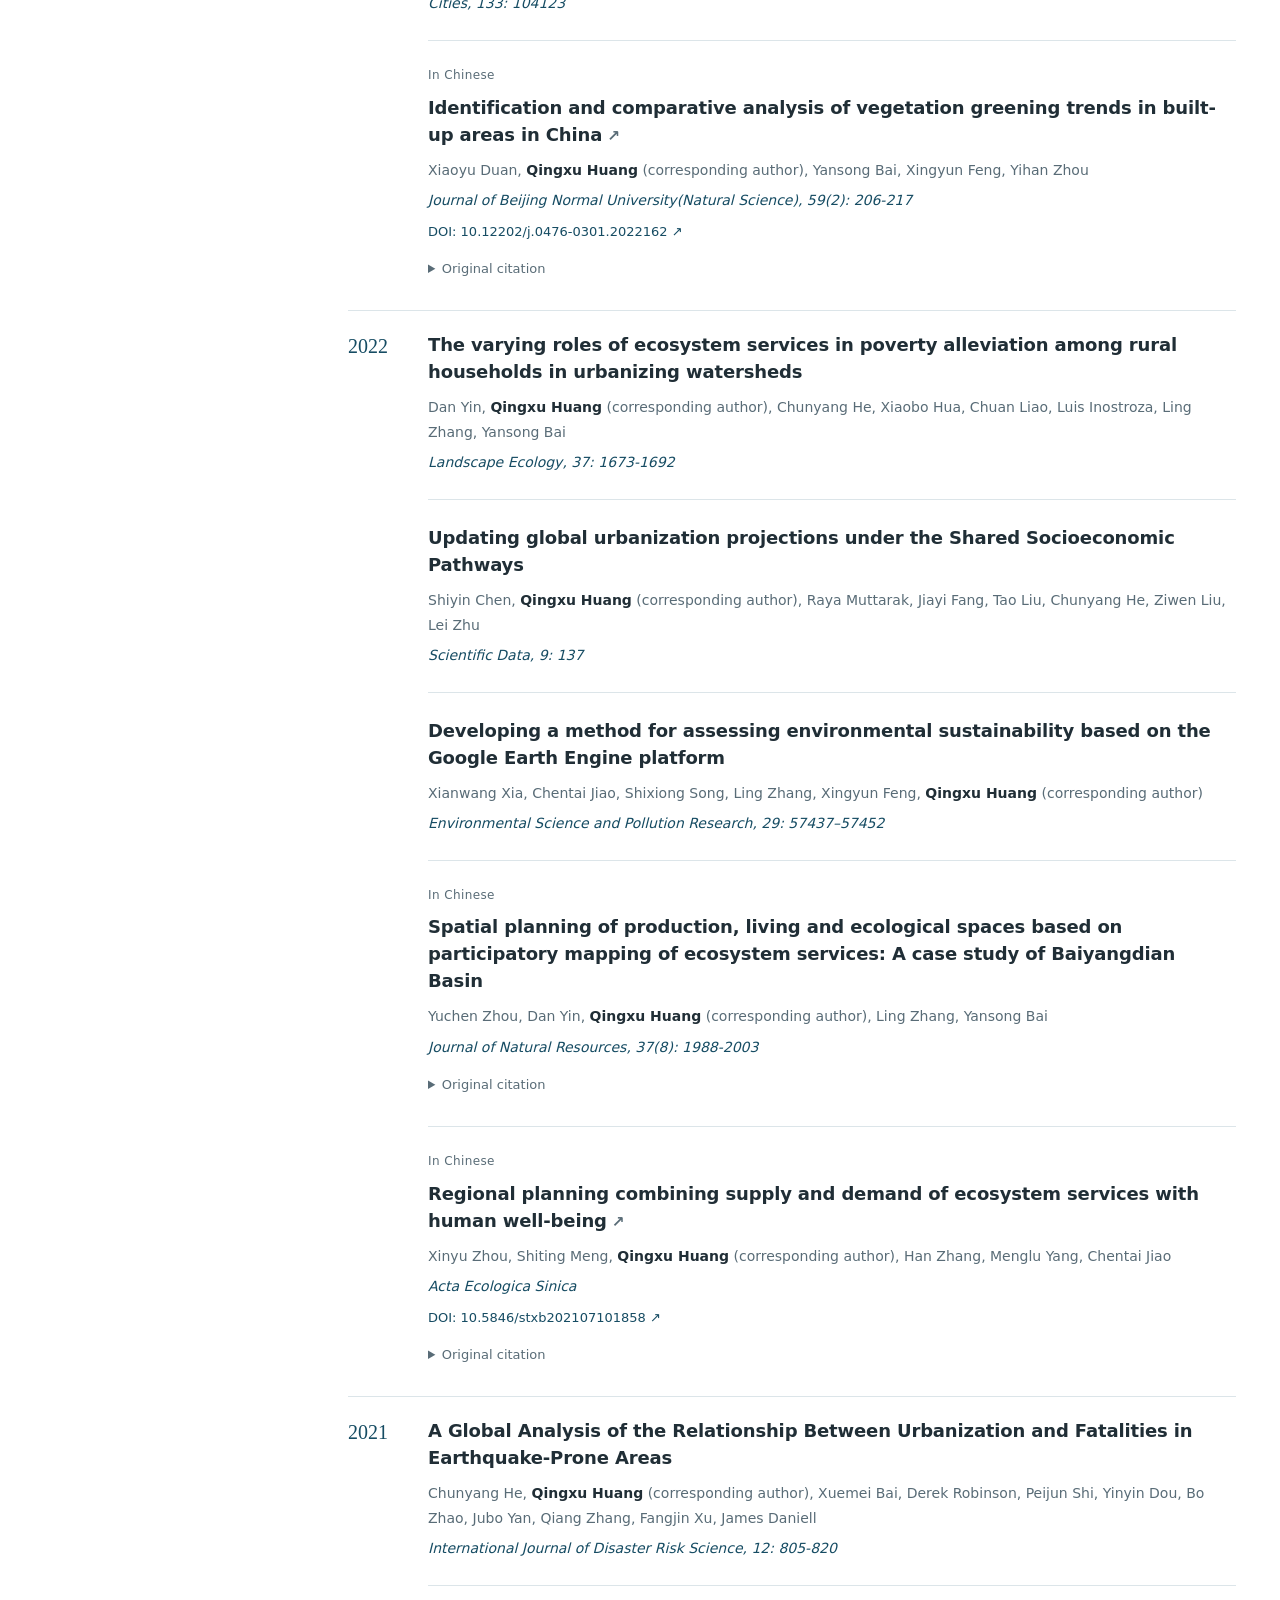
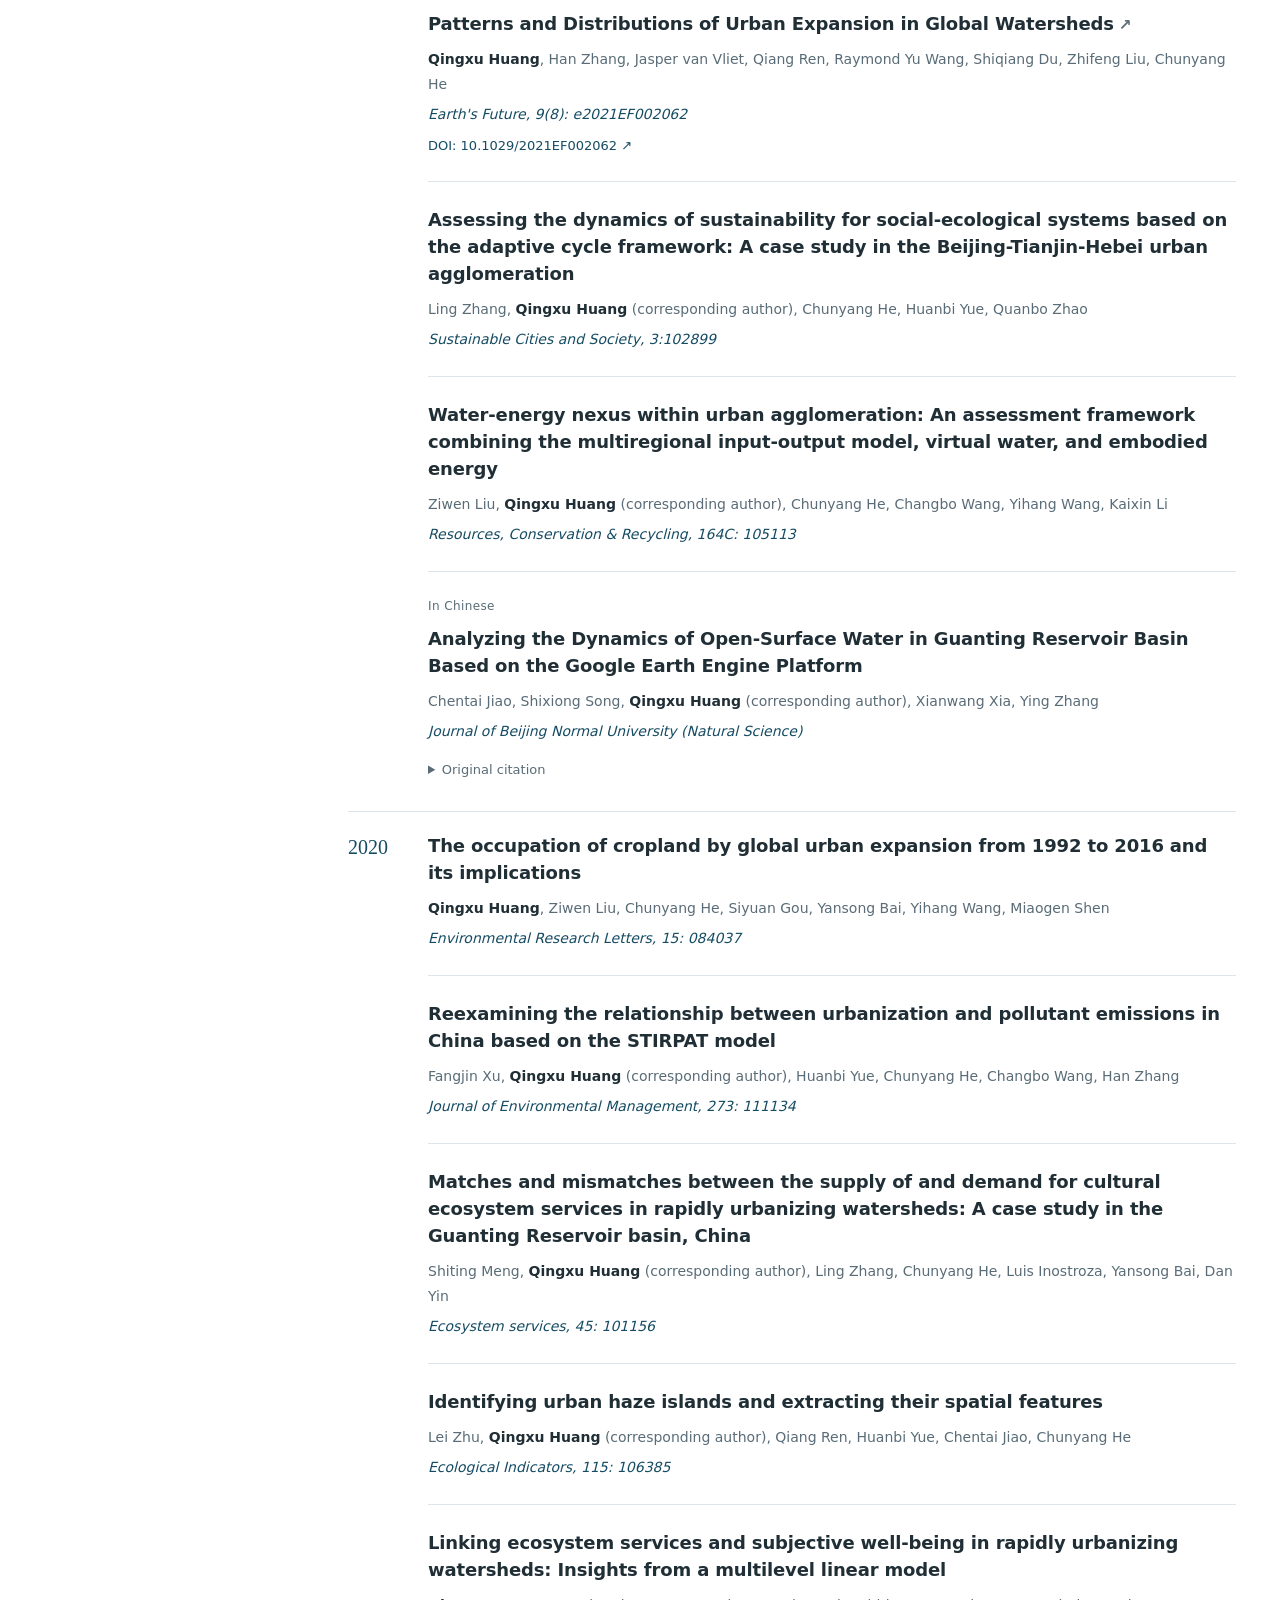
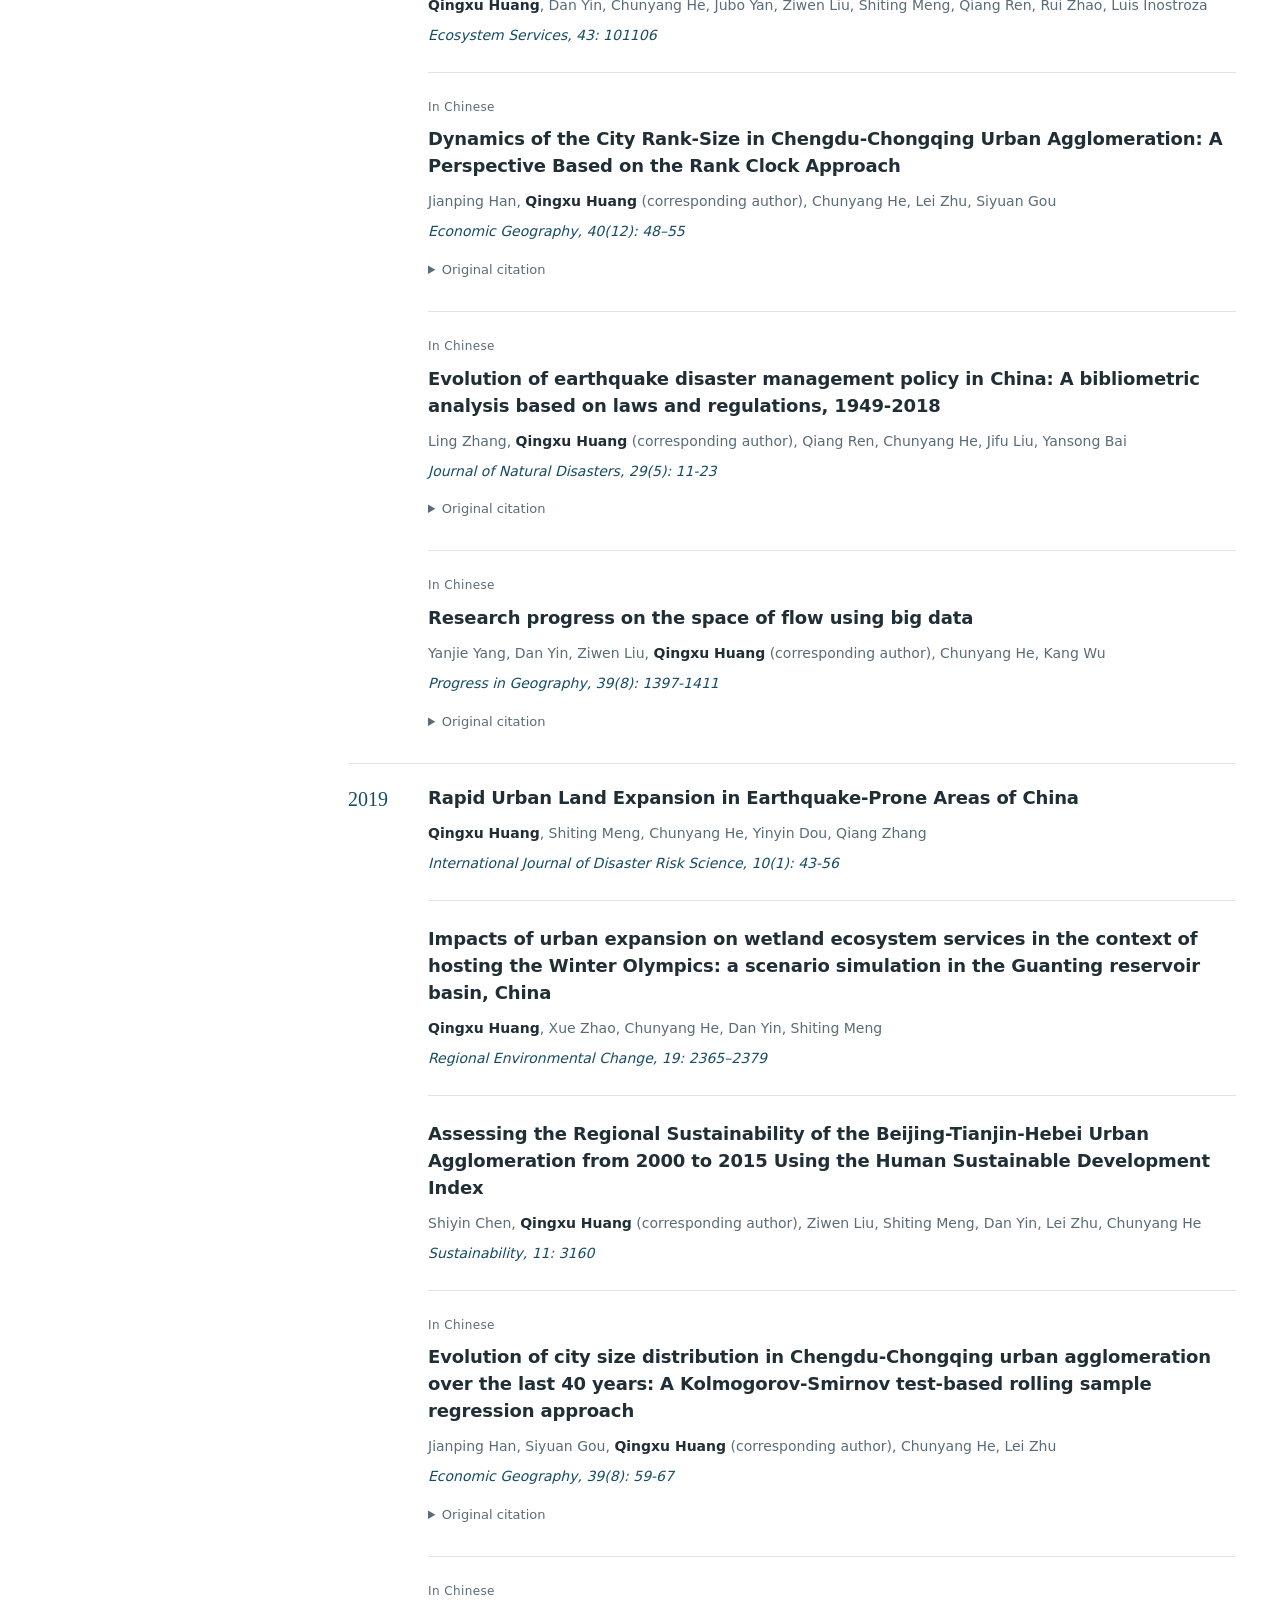
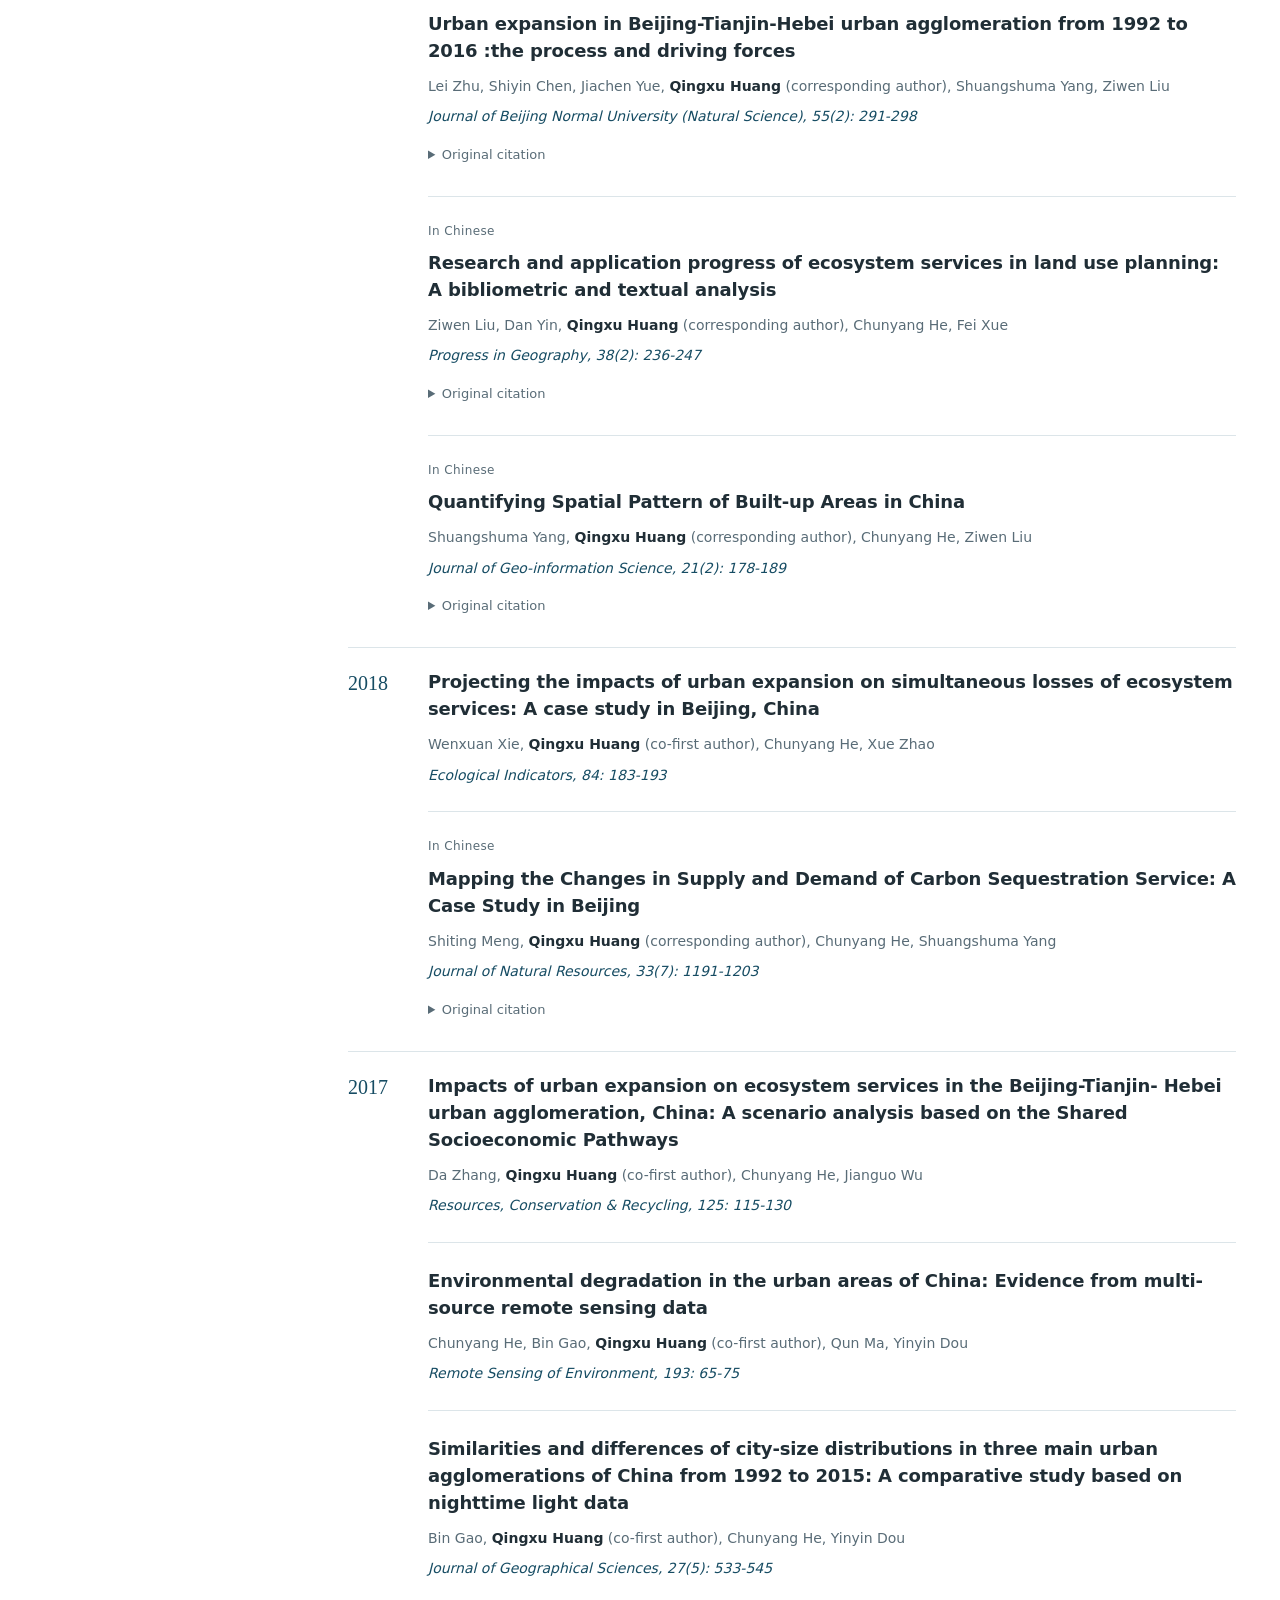
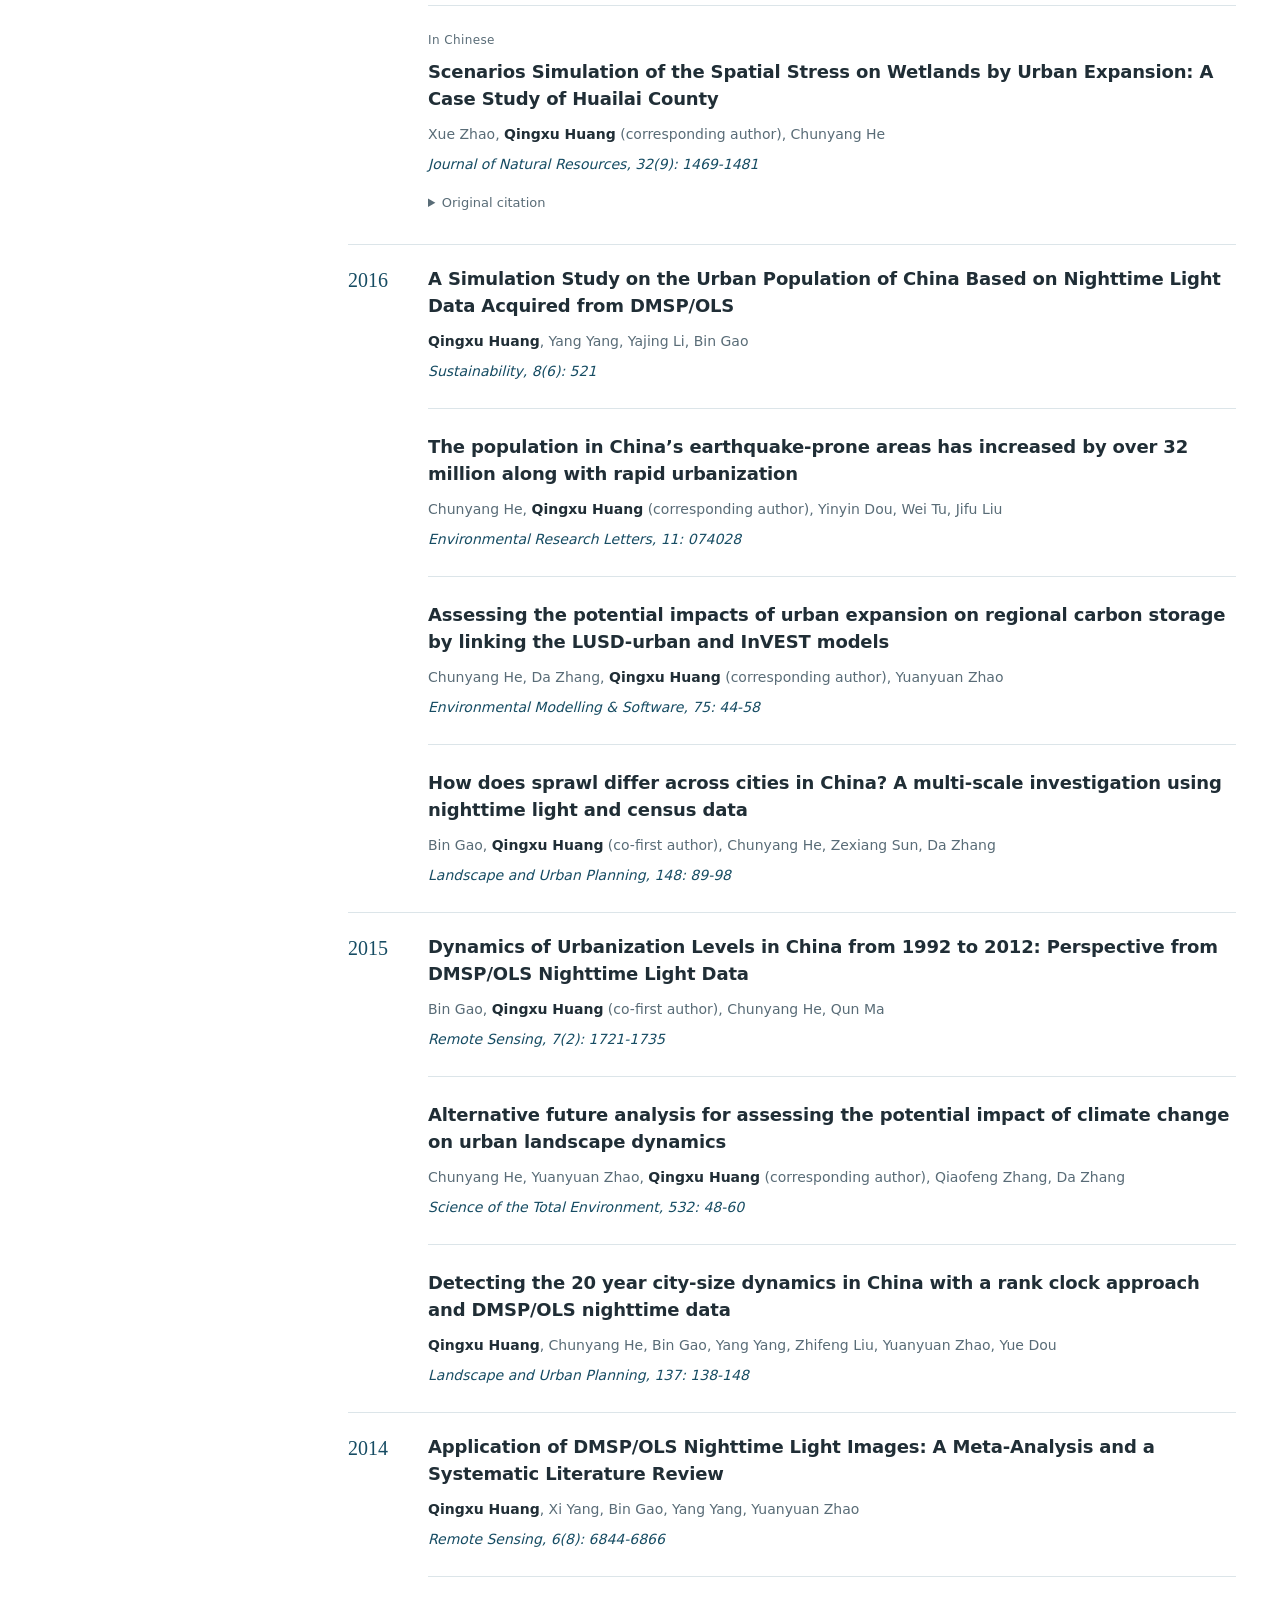
<file: publications.html>
<!doctype html>
<html lang="en"><head>
<meta charset="utf-8"><meta name="viewport" content="width=device-width,initial-scale=1">
<title>Publications | Qingxu Huang</title><meta name="description" content="Journal articles, books and other research outputs."><meta name="author" content="Qingxu Huang"><meta name="color-scheme" content="light">
<meta property="og:title" content="Publications | Qingxu Huang"><meta property="og:description" content="Journal articles, books and other research outputs."><meta property="og:type" content="website">
<link rel="alternate" hreflang="en" href="publications.html"><link rel="alternate" hreflang="zh-CN" href="zh/publications.html">
<link rel="icon" type="image/svg+xml" href="assets/favicon.svg">
<link rel="stylesheet" href="assets/style.css">
<script>document.documentElement.classList.add('js')</script>
<script src="assets/site.js" defer></script>
<script type="application/ld+json">{"@context":"https://schema.org","@type":"Person","name":"Qingxu Huang","jobTitle":"Professor","affiliation":{"@type":"CollegeOrUniversity","name":"Beijing Normal University"},"sameAs":["https://orcid.org/0000-0003-4902-716X","https://www.researchgate.net/profile/Qingxu-Huang","https://scholar.google.com/citations?user=uOxCebIAAAAJ","https://geot.bnu.edu.cn/Public/htm/news/5/304.html"]}</script></head><body>
<a class="skip-link" href="#main">Skip to content</a><header class="site-header"><div class="header-inner">
<a class="brand" href="index.html"><span class="monogram" aria-hidden="true">QH</span><span>Qingxu Huang</span></a>
<nav class="primary-nav" id="primary-nav" aria-label="Main navigation"><a href="index.html">Home</a><a href="research.html">Research</a><a href="publications.html" aria-current="page">Publications</a><a href="teaching.html">Teaching</a><a href="service.html">Service</a><a href="group.html">Mentoring</a></nav>
<nav class="language-switch" aria-label="Language"><span aria-current="true" lang="en">EN</span><span class="language-divider" aria-hidden="true">/</span><a data-language="zh" lang="zh-CN" href="zh/publications.html">中文</a></nav>
<button class="menu-button" type="button" aria-expanded="false" aria-controls="primary-nav" aria-label="Menu"><span aria-hidden="true">☰</span></button></div></header>
<div class="layout"><aside class="profile" aria-label="Profile and contact information"><img class="portrait" src="assets/portrait.jpg" width="170" height="255" alt="Qingxu Huang" decoding="async"><div class="profile-title"><h2>Qingxu Huang</h2><p class="role">Professor</p></div><div class="affiliation"><p>School of Natural Resources<br>Faculty of Geographical Science</p><a href="https://www.bnu.edu.cn/">Beijing Normal University</a></div><ul class="contact-list"><li><span aria-hidden="true">✉</span><a href="mailto:qxhuang%40bnu.edu.cn">qxhuang [at] bnu.edu.cn</a></li><li><span aria-hidden="true">⌖</span>Beijing, China</li><li><a href="https://orcid.org/0000-0003-4902-716X" target="_blank" rel="noopener noreferrer">ORCID<span class="external" aria-hidden="true">↗</span></a></li><li><a href="https://www.researchgate.net/profile/Qingxu-Huang" target="_blank" rel="noopener noreferrer">ResearchGate<span class="external" aria-hidden="true">↗</span></a></li><li><a href="https://scholar.google.com/citations?user=uOxCebIAAAAJ" target="_blank" rel="noopener noreferrer">Google Scholar<span class="external" aria-hidden="true">↗</span></a></li><li><a href="https://geot.bnu.edu.cn/Public/htm/news/5/304.html" target="_blank" rel="noopener noreferrer">University profile<span class="external" aria-hidden="true">↗</span></a></li></ul></aside>
<main id="main" tabindex="-1"><div class="page-heading"><h1>Publications</h1></div><nav class="page-toc" aria-label="On this page"><a href="#first">First &amp; corresponding author</a><a href="#coauthored">Co-authored papers</a><a href="#books">Books &amp; chapters</a><a href="#ip">Intellectual property</a></nav><p class="note">Bibliographic years follow the source records. Chinese-language works include English titles where available; original citations can be expanded.</p><section id="first"><div class="section-heading"><h2>First &amp; corresponding author</h2></div><div class="year-group"><h3 class="year-heading">2026</h3><ol class="paper-list"><li class="paper"><div class="paper-meta"><span>2026</span></div><h3>Dual-constraint spatial planning unlocks proactive blue carbon expansion across China’s coastlines</h3><p class="authors">Yang Xu, Tianci Gu, Feng Xu, Lu Xing, Guangqing Chi, Ruibo Qiu, Chunyang He, Yangfan Li, <strong>Qingxu Huang</strong> (通讯作者)</p><p class="journal">Environmental Science and Ecotechnology, 34, 100771</p></li><li class="paper"><div class="paper-meta"><span>2026</span></div><h3>Strengthening international cooperation has a catalytic impact on global Sustainable Development Goals</h3><p class="authors">Ziwen Liu, Zheng Wan, Xiaoyu Duan, <strong>Qingxu Huang</strong> (corresponding author), Chunyang He, Deqi Zheng, Xinhao Pan, Zhenci Xu, Delin Fang, Chengfang Huang, Brett A. Bryan</p><p class="journal">Geography and Sustainability, 100545</p></li><li class="paper"><div class="paper-meta"><span>2026</span></div><h3>Investigating the effects of three-dimensional building morphology on urban bird diversity: Evidence from 77 cities in China</h3><p class="authors">Guoliang Zhu, <strong>Qingxu Huang</strong> (corresponding author), Zhengkai Zhang, Zhaonan Li, Yiming Hou, Tianci Gu, Wenzhen Wang</p><p class="journal">Avian Research, 100427</p></li><li class="paper"><div class="paper-meta"><span>2026</span></div><h3>Decoding the metacoupling roles of Science and Technology Backyards in promoting sustainability of complex social-ecological systems</h3><p class="authors">Yansong Bai, <strong>Qingxu Huang</strong> (corresponding author), Xiaobo Hua, Xuening Fang, Yinghao Tian, Chunyang He, Yihan Zhou, Xu Han</p><p class="journal">Ecological Frontiers, 47(X): 1−15</p></li><li class="paper"><div class="paper-meta"><span>2026</span></div><h3><a href="https://doi.org/10.1080/13504509.2026.2715132" target="_blank" rel="noopener noreferrer">Evaluating the dual effects of 1,399 protected areas in China leveraging propensity score matching and difference in differences methods<span class="external" aria-hidden="true">↗</span></a></h3><p class="authors">Yizhou Xie, Tianci Gu, Shiyu Zhang, Wenzhen Wang, Qiang Ren, <strong>Qingxu Huang</strong> (corresponding author)</p><p class="journal">International Journal of Sustainable Development &amp; World Ecology</p><a class="doi" href="https://doi.org/10.1080/13504509.2026.2715132" target="_blank" rel="noopener noreferrer">DOI: 10.1080/13504509.2026.2715132 ↗</a></li><li class="paper"><div class="paper-meta"><span>2026</span></div><h3>Urbanization and nonlinear cropland footprint trajectories of food consumption in China: Decomposition analysis and SSP-based projections</h3><p class="authors">Tianci Gu, Jasper van Vliet, Taiyang Zhong, Ting Luo, Chunyang He, Dongjie Guan, Xinxian Qi, Yizhou Xie, Jiasheng Wang, Yihao Li, Kaihong Yue, Liwei Liu, <strong>Qingxu Huang</strong> (corresponding author)</p><p class="journal">Environmental Impact Assessment Review, 122: 108631</p></li><li class="paper"><div class="paper-meta"><span>2026</span></div><h3><a href="https://doi.org/10.1021/acs.est.5c17915" target="_blank" rel="noopener noreferrer">Lifesaving Cooling Effect: Spatially Explicit Scaling Up Urban Green Coverage to Avert Heat-Related Mortality across China<span class="external" aria-hidden="true">↗</span></a></h3><p class="authors">Jiayu Wu, Jiamin Xia, <strong>Qingxu Huang</strong> (corresponding author), Yijin Wang, Kaiwen Liu, David Rojas-Rueda, Peng Yin, Brett A. Bryan</p><p class="journal">Environmental Science &amp; Technology, 60(22): 15586-15601</p><a class="doi" href="https://doi.org/10.1021/acs.est.5c17915" target="_blank" rel="noopener noreferrer">DOI: 10.1021/acs.est.5c17915 ↗</a></li><li class="paper"><div class="paper-meta"><span>2026</span></div><h3>A systematic literature review on sustainability assessment of protected areas</h3><p class="authors">Lei Wang, Xu Han, Guoliang Zhu, Zheng Wan, Yang Xu, Huihui Zhou, Xiaotong Zhang, <strong>Qingxu Huang</strong> (corresponding author)</p><p class="journal">Transactions in Earth, Environment, and Sustainability, 3(3-4): 119-142</p></li><li class="paper"><div class="paper-meta"><span>2026</span></div><h3>Unraveling the spatiotemporal dynamics of intergenerational carbon inequality in the context of China's aging population</h3><p class="authors">Zheng Wan, <strong>Qingxu Huang</strong> (corresponding author), Ling Zhang, Penghui Li, Wenzhen Wang, Ziliang Zhao</p><p class="journal">Journal of Cleaner Production, 542: 147573</p></li></ol></div><div class="year-group"><h3 class="year-heading">2025</h3><ol class="paper-list"><li class="paper"><div class="paper-meta"><span>2025</span></div><h3>Disparities of long term urban expansion over 7000 cities globally: Insights combining two-dimensional urban area and the three-dimensional urban building volume</h3><p class="authors">Yiming Hou, <strong>Qingxu Huang</strong> (corresponding author), Tianci Gu, Guoliang Zhu, Yihan Zhou, Kaihong Yue, Shiyu Zhang, Chunyang He</p><p class="journal">Environmental Impact Assessment Review, 117: 108218</p></li><li class="paper"><div class="paper-meta"><span>2025</span></div><h3>Dynamics of the water‒energy‒cropland nexus in China from 2007 to 2017: Implications for the dual circulation strategy</h3><p class="authors">Ziwen Liu, Xiaoyu Duan, Deqi Zheng, <strong>Qingxu Huang</strong> (corresponding author), Shiyu Zhang</p><p class="journal">Sustainable Futures, 10: 101415</p></li><li class="paper"><div class="paper-meta"><span>2025</span></div><h3>Do perceived and calculated ecosystem services affect residents’ human well-being differently? ——A comparison study in the Guanting Reservoir basin, China</h3><p class="authors">Yansong Bai, Peiyuan Chen, Qun Ma, Xiao Sun, Luis Inostroza, <strong>Qingxu Huang</strong> (corresponding author), Yuchen Zhou, Yihan Zhou, Ling Zhang</p><p class="journal">Applied Geography, 184: 103765</p></li><li class="paper"><div class="paper-meta"><span>2025</span></div><h3>Urban environmental quality of shrinking cities in China improved less than that of non-shrinking cites during 2000-2020: A quantitative comparison based on propensity score matching method</h3><p class="authors">Kaihong Yue, Kang Wu, <strong>Qingxu Huang</strong> (corresponding author), Yijin Wang, Tianci Gu, Yiming Hou, Xingyun Feng, Shiyu Zhang, Yizhou Xie, Jiasheng Wang</p><p class="journal">Sustainable Cities and Society, 131: 106759</p></li><li class="paper"><div class="paper-meta"><span>2025</span></div><h3><a href="https://doi.org/10.1038/s42949-025-00251-7" target="_blank" rel="noopener noreferrer">Does people oriented urbanization catch up with land and population urbanization<span class="external" aria-hidden="true">↗</span></a></h3><p class="authors">Tianci Gu, <strong>Qingxu Huang</strong> (corresponding author), Mingxing Chen, Chunyang He, Guoliang Zhu, Yiming Hou, Yihan Zhou, Kaihong Yue, Ming Zhang, Shiyu Zhang, Yizhou Xie, Jiasheng Wang</p><p class="journal">npj Urban Sustainability, 5: 61</p><a class="doi" href="https://doi.org/10.1038/s42949-025-00251-7" target="_blank" rel="noopener noreferrer">DOI: 10.1038/s42949-025-00251-7 ↗</a></li><li class="paper"><div class="paper-meta"><span>2025</span></div><h3><a href="https://doi.org/10.1080/13504509.2025.2527118" target="_blank" rel="noopener noreferrer">Subnational protected areas in China experienced disproportional increases in anthropogenic activities from 2000 to 2020<span class="external" aria-hidden="true">↗</span></a></h3><p class="authors">Shiyu Zhang, Tianci Gu, Zhonghui Wang, Xuanqi Hu, Qiang Ren,Yizhou Xie, Jiasheng Wang, <strong>Qingxu Huang</strong> (corresponding author)</p><p class="journal">International Journal of Sustainable Development &amp; World Ecology</p><a class="doi" href="https://doi.org/10.1080/13504509.2025.2527118" target="_blank" rel="noopener noreferrer">DOI: 10.1080/13504509.2025.2527118 ↗</a></li><li class="paper"><div class="paper-meta"><span>2025</span></div><h3>Relocation for improved ecosystem service and human wellbeing? Evidence from Fuping, Hebei, China</h3><p class="authors">Pengxin Wu, Mingyao Liu, Mingze Zheng, Chuan Liao, Xiaobo Hua, Ding Fei, Yansong Bai, Yuchen Zhou, Yihan Zhou, <strong>Qingxu Huang</strong> (corresponding author)</p><p class="journal">Journal of Geographical Sciences, 35(7): 1556-1574</p></li><li class="paper"><div class="paper-meta"><span>2025</span></div><h3>The Differentiated Impacts of Interprovincial Trade on Achieving Nine Environment-Related SDGs in China</h3><p class="authors">Xiaoyu Duan, <strong>Qingxu Huang</strong> (corresponding author), Ziwen Liu, Ling Zhang, Penghui Li, Chunyang He, Delin Fang, Zhenci Xu, Yihao Li</p><p class="journal">Environmental and Sustainability Indicators, 25: 100589</p></li><li class="paper"><div class="paper-meta"><span>2025</span></div><h3>Spatio-temporal dynamics of building carbon emissions via a GIS-LCA integrated framework</h3><p class="authors">Zheng Wan, Tianci Gu, Xuechao Wang, Shiyu Zhang, Yizhou Xie, Ling Zhang, <strong>Qingxu Huang</strong> (corresponding author)</p><p class="journal">Transactions in Earth, Environment, and Sustainability, 2(2): 67-89</p></li><li class="paper"><div class="paper-meta"><span>2025</span></div><h3>A bibliographic review of the relationship between ecosystem services and human well‑being</h3><p class="authors">Yuchen Zhou, <strong>Qingxu Huang</strong> (corresponding author), Chunyang He, Peiyuan Chen, Dan Yin, Yihan Zhou, Yansong Bai</p><p class="journal">Environment, Development and Sustainability, 27: 25965-25992</p></li><li class="paper"><div class="paper-meta"><span>2025</span><span>In Chinese</span></div><h3>Spatiotemporal dynamics and drivers of PM2.5 concentrations in the Beijing–Tianjin–Hebei urban agglomeration</h3><p class="authors">Rui Xiao, <strong>Qingxu Huang</strong> (corresponding author), Jiarui Yu, Yijin Wang, Yingfei Sui, Wenda Guo</p><p class="journal">Journal of University of Chinese Academy of Sciences</p><details class="original"><summary>Original citation</summary><p lang="zh-CN">肖睿，黄庆旭（通讯作者），于佳睿， 王艺锦， 眭颖菲， 郭文达，2025 京津冀城市群PM2.5浓度的时空动态及驱动机制分析研究， 中国科学院大学学报.</p></details></li><li class="paper"><div class="paper-meta"><span>2025</span><span>In Chinese</span></div><h3>Global urbanization trend and its impact on climate change</h3><p class="authors">Chunyang He, Xiaoping Liu, Wei Wang, <strong>Qingxu Huang</strong> (corresponding author), Zhifeng Liu, Weilin Liao, Guoliang Zhu</p><p class="journal">Advances in Earth Science, 40(6): 1-15</p><details class="original"><summary>Original citation</summary><p lang="zh-CN">何春阳，刘小平，王伟，黄庆旭（通讯作者），刘志锋，廖威林，朱国梁，2025 全球城镇化趋势及其对气候变化的影响，地球科学进展, 40(6): 1-15.</p></details></li><li class="paper"><div class="paper-meta"><span>2025</span><span>In Chinese</span></div><h3>Innovative teaching practices in urban landscape sustainability under the research-education integration</h3><p class="authors"><strong>Qingxu Huang</strong>, Zhifeng Liu, Chunyang He, Yansong Bai, Tao Qi, Peiyuan Chen</p><p class="journal">Journal of Beijing Normal University(Natural Science), 61(1): 1-7</p><details class="original"><summary>Original citation</summary><p lang="zh-CN">黄庆旭，刘志锋，何春阳，白岩松，戚涛，陈沛媛，2025 科教融合下的城市景观可持续教学实践和创新研究，北京师范大学学报（自然科学版）, 61(1): 1-7.</p></details></li><li class="paper"><div class="paper-meta"><span>2025</span><span>In Chinese</span></div><h3>Highlights of publications in recent natural resource discipline at Beijing Normal University</h3><p class="authors">Enzai Du, Chunyang He, <strong>Qingxu Huang</strong> (corresponding author), Zhifeng Liu, Yuan Jiang, Xiuchen Wu, Deyong Yu</p><p class="journal">Journal of Beijing Normal University(Natural Science), 61(1): 1-10</p><details class="original"><summary>Original citation</summary><p lang="zh-CN">杜恩在，何春阳，黄庆旭（通讯作者），刘志锋，江源，吴秀臣，于德永，2025 北京师范大学自然资源学科建设亮点论文，北京师范大学学报（自然科学版）, 61(1): 1-10.</p></details></li><li class="paper"><div class="paper-meta"><span>2025</span><span>In Chinese</span></div><h3>Dynamic assessment of urban environmental quality in China based on Google Earth Engine platform</h3><p class="authors">Yijin Wang, Yansong Bai, Kaihong Yue, Tianci Gu, Guoliang Zhu, <strong>Qingxu Huang</strong> (corresponding author)</p><p class="journal">Journal of Xiamen University(Natural Science), 64(3): 528-537</p><details class="original"><summary>Original citation</summary><p lang="zh-CN">王艺锦，白岩松，岳铠鸿，谷天赐，朱国梁，黄庆旭（通讯作者），2025 基于谷歌地球引擎平台的中国城市环境质量分区和分规模动态评估, 厦门大学学报（自然科学版）, 64(3): 528-537.</p></details></li><li class="paper"><div class="paper-meta"><span>2025</span><span>In Chinese</span></div><h3>Process chain from ecosystem services to decision making—an analysis based on 671 Chinese literatures</h3><p class="authors">Peiyuan Chen, <strong>Qingxu Huang</strong> (corresponding author), Chunyang He, Jinxi Zhang, Yuchen Zhou, Yansong Bai</p><p class="journal">Journal of University of Chinese Academy of Sciences, 42(4): 461-471</p><details class="original"><summary>Original citation</summary><p lang="zh-CN">陈沛媛, 黄庆旭（通讯作者）, 何春阳，张金茜, 周昱辰, 白岩松, 2025 从生态系统服务到决策的过程链: 基于671篇中文文献的分析, 中国科学院大学学报, 42(4): 461-471.</p></details></li></ol></div><div class="year-group"><h3 class="year-heading">2024</h3><ol class="paper-list"><li class="paper"><div class="paper-meta"><span>2024</span></div><h3>Perceived ecosystem services differ substantially from calculated services using biophysical models</h3><p class="authors">Peiyuan Chen, Yuchen Zhou, Yansong Bai, Yihan Zhou, Luis Inostroza, Xiao Sun, Lumeng Liu, <strong>Qingxu Huang</strong> (corresponding author), Pengxin Wu, Cheng Liu</p><p class="journal">Landscape Ecology, 39: 170</p></li><li class="paper"><div class="paper-meta"><span>2024</span></div><h3>Measuring virtual flows of ecosystem services embedded in traded goods across an urban agglomeration in China</h3><p class="authors">Ling Zhang, <strong>Qingxu Huang</strong> (corresponding author), Jiangxiao Qiu, Chuan Liao, Ziwen Liu, Chunyang He, Yansong Bai, Peiyuan Chen, Yuchen Zhou, Yimeng Liu, Brett A. Bryan</p><p class="journal">Ecosystem Services, 69: 101651</p></li><li class="paper"><div class="paper-meta"><span>2024</span></div><h3>Residents’ perceptions of ecosystem services in an urbanizing basin: A case study in the Guanting Reservoir basin, China</h3><p class="authors">Yansong Bai, <strong>Qingxu Huang</strong> (corresponding author), Luis Inostroza, Haoran Xu, Dan Yin, Ziwen Liu, Ling Zhang, Fangjin Xu</p><p class="journal">Geography and Sustainability, 5(3): 430-444</p></li><li class="paper"><div class="paper-meta"><span>2024</span></div><h3><a href="https://doi.org/10.1080/15481603.2024.2351262" target="_blank" rel="noopener noreferrer">Spatiotemporal dynamics of urban sprawl in China from 2000 to 2020<span class="external" aria-hidden="true">↗</span></a></h3><p class="authors">Yiming Hou, <strong>Qingxu Huang</strong> (corresponding author), Qiang Ren, Tianci Gu,Yihan Zhou, Pengxin Wu, Yuxiang Fan, Guoliang Zhu</p><p class="journal">GIScience &amp; Remote Sensing, 61(1): 2351262</p><a class="doi" href="https://doi.org/10.1080/15481603.2024.2351262" target="_blank" rel="noopener noreferrer">DOI: 10.1080/15481603.2024.2351262 ↗</a></li><li class="paper"><div class="paper-meta"><span>2024</span></div><h3>Urban land expanded closer to protected areas in China: a three decade investigation over 2622 protected areas</h3><p class="authors">Mingzhe Liu, Qiang Ren, Cheng Liu, Weichen Zhang, Chen Song, Peiyuan Chen, <strong>Qingxu Huang</strong> (corresponding author)</p><p class="journal">International Journal of Sustainable Development &amp; World Ecology, 31(5) 578-592</p></li><li class="paper"><div class="paper-meta"><span>2024</span></div><h3>Seasonal variations in ecosystem service supply and demand based on the SWAT model: A case study in the Guanting Reservoir Basin, China</h3><p class="authors">Yihan Zhou, <strong>Qingxu Huang</strong> (corresponding author), Pengxin Wu, Yiming Hou, Yuchen Zhou, Peiyuan Chen, Xiaoyu Duan</p><p class="journal">Ecological Indicators, 158: 111552</p></li><li class="paper"><div class="paper-meta"><span>2024</span><span>In Chinese</span></div><h3><a href="https://doi.org/10.12202/j.0476-0301.2023097" target="_blank" rel="noopener noreferrer">Dynamic assessment of urban environment in the Beijing-Tianjin-Hebei Urban Agglomeration based on multi-source remote sensing data<span class="external" aria-hidden="true">↗</span></a></h3><p class="authors">Guoliang Zhu, <strong>Qingxu Huang</strong> (corresponding author), Xiaoyu Duan, Yiming Hou, Mingzhe Liu</p><p class="journal">Journal of Beijing Normal University(Natural Science), 60(3): 427-437</p><a class="doi" href="https://doi.org/10.12202/j.0476-0301.2023097" target="_blank" rel="noopener noreferrer">DOI: 10.12202/j.0476-0301.2023097 ↗</a><details class="original"><summary>Original citation</summary><p lang="zh-CN">朱国梁, 黄庆旭（通讯作者）, 段晓宇, 侯怡鸣, 刘茗哲, 2024 基于多源遥感数据的京津冀城市群城市环境动态评估, 北京师范大学学报（自然科学版）, 60(3): 427-437. doi: 10.12202/j.0476-0301.2023097</p></details></li></ol></div><div class="year-group"><h3 class="year-heading">2023</h3><ol class="paper-list"><li class="paper"><div class="paper-meta"><span>2023</span></div><h3>Simulating the dynamics of urban land quantity in China from 2020 to 2070 under the Shared Socioeconomic Pathways</h3><p class="authors">Yiming Hou, Yiyu Li, Jian Li, <strong>Qingxu Huang</strong> (corresponding author), Xiaoyu Duan, Xingyun Feng, Guoliang Zhu</p><p class="journal">Applied Geography, 159: 103094</p></li><li class="paper"><div class="paper-meta"><span>2023</span></div><h3><a href="https://doi.org/10.1038/s41467-023-40908-4" target="_blank" rel="noopener noreferrer">The challenge of population aging for mitigating deaths from PM2.5 air pollution in China<span class="external" aria-hidden="true">↗</span></a></h3><p class="authors">Fangjin Xu, <strong>Qingxu Huang</strong> (corresponding author), Huanbi Yue, Xingyun Feng, Haoran Xu, Chunyang He, Peng Yin, Brett A. Bryan</p><p class="journal">Nature Communications, 14(1), 5222</p><a class="doi" href="https://doi.org/10.1038/s41467-023-40908-4" target="_blank" rel="noopener noreferrer">DOI: 10.1038/s41467-023-40908-4 ↗</a></li><li class="paper"><div class="paper-meta"><span>2023</span></div><h3>Relationships between urban expansion and socioenvironmental indicators across multiple scales of watersheds: a case study among watersheds running through China</h3><p class="authors">Xinyu Zhou, Wenshuo Peng, Yichen Guo, Peiyuan Chen, Qiang Ren, Xingyun Feng, Pengxin Wu, <strong>Qingxu Huang</strong> (corresponding author)</p><p class="journal">Environmental Science and Pollution Research, 30: 75752-75767</p></li><li class="paper"><div class="paper-meta"><span>2023</span></div><h3>Dynamics of Urban Land per Capita in China from 2000 to 2016</h3><p class="authors">Yiyu Li, <strong>Qingxu Huang</strong> (corresponding author), Ling Zhang, Jian Li, Yingfei Sui, Weichen Zhang</p><p class="journal">Land, 12: 49</p></li><li class="paper"><div class="paper-meta"><span>2023</span></div><h3>Comparing the three-dimensional morphologies of urban buildings along the urban-rural gradients of 91 cities in China</h3><p class="authors">Kaixin Li, Yiyu Li, Xinyi Yang, Xiaoshuang Liu, <strong>Qingxu Huang</strong> (corresponding author)</p><p class="journal">Cities, 133: 104123</p></li><li class="paper"><div class="paper-meta"><span>2023</span><span>In Chinese</span></div><h3><a href="https://doi.org/10.12202/j.0476-0301.2022162" target="_blank" rel="noopener noreferrer">Identification and comparative analysis of vegetation greening trends in built-up areas in China<span class="external" aria-hidden="true">↗</span></a></h3><p class="authors">Xiaoyu Duan, <strong>Qingxu Huang</strong> (corresponding author), Yansong Bai, Xingyun Feng, Yihan Zhou</p><p class="journal">Journal of Beijing Normal University(Natural Science), 59(2): 206-217</p><a class="doi" href="https://doi.org/10.12202/j.0476-0301.2022162" target="_blank" rel="noopener noreferrer">DOI: 10.12202/j.0476-0301.2022162 ↗</a><details class="original"><summary>Original citation</summary><p lang="zh-CN">段晓宇, 黄庆旭（通讯作者）, 白岩松, 冯星云, 周轶晗, 2023 中国建成区植被变绿趋势识别及对比分析, 北京师范大学学报（自然科学版）, 59(2): 206-217. doi: 10.12202/j.0476-0301.2022162</p></details></li></ol></div><div class="year-group"><h3 class="year-heading">2022</h3><ol class="paper-list"><li class="paper"><div class="paper-meta"><span>2022</span></div><h3>The varying roles of ecosystem services in poverty alleviation among rural households in urbanizing watersheds</h3><p class="authors">Dan Yin, <strong>Qingxu Huang</strong> (corresponding author), Chunyang He, Xiaobo Hua, Chuan Liao, Luis Inostroza, Ling Zhang, Yansong Bai</p><p class="journal">Landscape Ecology, 37: 1673-1692</p></li><li class="paper"><div class="paper-meta"><span>2022</span></div><h3>Updating global urbanization projections under the Shared Socioeconomic Pathways</h3><p class="authors">Shiyin Chen, <strong>Qingxu Huang</strong> (corresponding author), Raya Muttarak, Jiayi Fang, Tao Liu, Chunyang He, Ziwen Liu, Lei Zhu</p><p class="journal">Scientific Data, 9: 137</p></li><li class="paper"><div class="paper-meta"><span>2022</span></div><h3>Developing a method for assessing environmental sustainability based on the Google Earth Engine platform</h3><p class="authors">Xianwang Xia, Chentai Jiao, Shixiong Song, Ling Zhang, Xingyun Feng, <strong>Qingxu Huang</strong> (corresponding author)</p><p class="journal">Environmental Science and Pollution Research, 29: 57437–57452</p></li><li class="paper"><div class="paper-meta"><span>2022</span><span>In Chinese</span></div><h3>Spatial planning of production, living and ecological spaces based on participatory mapping of ecosystem services: A case study of Baiyangdian Basin</h3><p class="authors">Yuchen Zhou, Dan Yin, <strong>Qingxu Huang</strong> (corresponding author), Ling Zhang, Yansong Bai</p><p class="journal">Journal of Natural Resources, 37(8): 1988-2003</p><details class="original"><summary>Original citation</summary><p lang="zh-CN">周昱辰, 尹丹, 黄庆旭（通讯作者）, 张玲, 白岩松, 2022 基于生态系统服务参与式制图的“三生”空间布局——以白洋淀流域为例, 自然资源学报, 37(8): 1988-2003.</p></details></li><li class="paper"><div class="paper-meta"><span>2022</span><span>In Chinese</span></div><h3><a href="https://doi.org/10.5846/stxb202107101858" target="_blank" rel="noopener noreferrer">Regional planning combining supply and demand of ecosystem services with human well-being<span class="external" aria-hidden="true">↗</span></a></h3><p class="authors">Xinyu Zhou, Shiting Meng, <strong>Qingxu Huang</strong> (corresponding author), Han Zhang, Menglu Yang, Chentai Jiao</p><p class="journal">Acta Ecologica Sinica</p><a class="doi" href="https://doi.org/10.5846/stxb202107101858" target="_blank" rel="noopener noreferrer">DOI: 10.5846/stxb202107101858 ↗</a><details class="original"><summary>Original citation</summary><p lang="zh-CN">周新宇, 孟士婷, 黄庆旭（通讯作者）, 张瀚, 杨梦露,焦晨泰, 2022 结合生态系统服务供需和人类福祉的区域规划, 生态学报, doi: 10.5846/stxb202107101858</p></details></li></ol></div><div class="year-group"><h3 class="year-heading">2021</h3><ol class="paper-list"><li class="paper"><div class="paper-meta"><span>2021</span></div><h3>A Global Analysis of the Relationship Between Urbanization and Fatalities in Earthquake-Prone Areas</h3><p class="authors">Chunyang He, <strong>Qingxu Huang</strong> (corresponding author), Xuemei Bai, Derek Robinson, Peijun Shi, Yinyin Dou, Bo Zhao, Jubo Yan, Qiang Zhang, Fangjin Xu, James Daniell</p><p class="journal">International Journal of Disaster Risk Science, 12: 805-820</p></li><li class="paper"><div class="paper-meta"><span>2021</span></div><h3><a href="https://doi.org/10.1029/2021EF002062" target="_blank" rel="noopener noreferrer">Patterns and Distributions of Urban Expansion in Global Watersheds<span class="external" aria-hidden="true">↗</span></a></h3><p class="authors"><strong>Qingxu Huang</strong>, Han Zhang, Jasper van Vliet, Qiang Ren, Raymond Yu Wang, Shiqiang Du, Zhifeng Liu, Chunyang He</p><p class="journal">Earth's Future, 9(8): e2021EF002062</p><a class="doi" href="https://doi.org/10.1029/2021EF002062" target="_blank" rel="noopener noreferrer">DOI: 10.1029/2021EF002062 ↗</a></li><li class="paper"><div class="paper-meta"><span>2021</span></div><h3>Assessing the dynamics of sustainability for social-ecological systems based on the adaptive cycle framework: A case study in the Beijing-Tianjin-Hebei urban agglomeration</h3><p class="authors">Ling Zhang, <strong>Qingxu Huang</strong> (corresponding author), Chunyang He, Huanbi Yue, Quanbo Zhao</p><p class="journal">Sustainable Cities and Society, 3:102899</p></li><li class="paper"><div class="paper-meta"><span>2021</span></div><h3>Water-energy nexus within urban agglomeration: An assessment framework combining the multiregional input-output model, virtual water, and embodied energy</h3><p class="authors">Ziwen Liu, <strong>Qingxu Huang</strong> (corresponding author), Chunyang He, Changbo Wang, Yihang Wang, Kaixin Li</p><p class="journal">Resources, Conservation &amp; Recycling, 164C: 105113</p></li><li class="paper"><div class="paper-meta"><span>2021</span><span>In Chinese</span></div><h3>Analyzing the Dynamics of Open-Surface Water in Guanting Reservoir Basin Based on the Google Earth Engine Platform</h3><p class="authors">Chentai Jiao, Shixiong Song, <strong>Qingxu Huang</strong> (corresponding author), Xianwang Xia, Ying Zhang</p><p class="journal">Journal of Beijing Normal University (Natural Science)</p><details class="original"><summary>Original citation</summary><p lang="zh-CN">焦晨泰, 宋世雄, 黄庆旭（通讯作者）, 夏显旺, 张颖, 2021 基于Google Earth Engine平台的官厅水库流域开放水体动态研究, 北京师范大学学报（自然科学版）</p></details></li></ol></div><div class="year-group"><h3 class="year-heading">2020</h3><ol class="paper-list"><li class="paper"><div class="paper-meta"><span>2020</span></div><h3>The occupation of cropland by global urban expansion from 1992 to 2016 and its implications</h3><p class="authors"><strong>Qingxu Huang</strong>, Ziwen Liu, Chunyang He, Siyuan Gou, Yansong Bai, Yihang Wang, Miaogen Shen</p><p class="journal">Environmental Research Letters, 15: 084037</p></li><li class="paper"><div class="paper-meta"><span>2020</span></div><h3>Reexamining the relationship between urbanization and pollutant emissions in China based on the STIRPAT model</h3><p class="authors">Fangjin Xu, <strong>Qingxu Huang</strong> (corresponding author), Huanbi Yue, Chunyang He, Changbo Wang, Han Zhang</p><p class="journal">Journal of Environmental Management, 273: 111134</p></li><li class="paper"><div class="paper-meta"><span>2020</span></div><h3>Matches and mismatches between the supply of and demand for cultural ecosystem services in rapidly urbanizing watersheds: A case study in the Guanting Reservoir basin, China</h3><p class="authors">Shiting Meng, <strong>Qingxu Huang</strong> (corresponding author), Ling Zhang, Chunyang He, Luis Inostroza, Yansong Bai, Dan Yin</p><p class="journal">Ecosystem services, 45: 101156</p></li><li class="paper"><div class="paper-meta"><span>2020</span></div><h3>Identifying urban haze islands and extracting their spatial features</h3><p class="authors">Lei Zhu, <strong>Qingxu Huang</strong> (corresponding author), Qiang Ren, Huanbi Yue, Chentai Jiao, Chunyang He</p><p class="journal">Ecological Indicators, 115: 106385</p></li><li class="paper"><div class="paper-meta"><span>2020</span></div><h3>Linking ecosystem services and subjective well-being in rapidly urbanizing watersheds: Insights from a multilevel linear model</h3><p class="authors"><strong>Qingxu Huang</strong>, Dan Yin, Chunyang He, Jubo Yan, Ziwen Liu, Shiting Meng, Qiang Ren, Rui Zhao, Luis Inostroza</p><p class="journal">Ecosystem Services, 43: 101106</p></li><li class="paper"><div class="paper-meta"><span>2020</span><span>In Chinese</span></div><h3>Dynamics of the City Rank-Size in Chengdu-Chongqing Urban Agglomeration: A Perspective Based on the Rank Clock Approach</h3><p class="authors">Jianping Han, <strong>Qingxu Huang</strong> (corresponding author), Chunyang He, Lei Zhu, Siyuan Gou</p><p class="journal">Economic Geography, 40(12): 48–55</p><details class="original"><summary>Original citation</summary><p lang="zh-CN">韩剑萍, 黄庆旭（通讯作者）, 何春阳, 朱磊, 苟思远, 2020 基于位序钟的成渝城市群城市位序—规模动态分析, 经济地理, 40(12): 48-55</p></details></li><li class="paper"><div class="paper-meta"><span>2020</span><span>In Chinese</span></div><h3>Evolution of earthquake disaster management policy in China: A bibliometric analysis based on laws and regulations, 1949-2018</h3><p class="authors">Ling Zhang, <strong>Qingxu Huang</strong> (corresponding author), Qiang Ren, Chunyang He, Jifu Liu, Yansong Bai</p><p class="journal">Journal of Natural Disasters, 29(5): 11-23</p><details class="original"><summary>Original citation</summary><p lang="zh-CN">张玲, 黄庆旭（通讯作者）, 任强，何春阳, 刘吉夫, 白岩松, 2020 中国地震灾害管理政策的演变——基于1949-2018年法律法规文件的计量分析, 自然灾害学报, 29(5): 11-23</p></details></li><li class="paper"><div class="paper-meta"><span>2020</span><span>In Chinese</span></div><h3>Research progress on the space of flow using big data</h3><p class="authors">Yanjie Yang, Dan Yin, Ziwen Liu, <strong>Qingxu Huang</strong> (corresponding author), Chunyang He, Kang Wu</p><p class="journal">Progress in Geography, 39(8): 1397-1411</p><details class="original"><summary>Original citation</summary><p lang="zh-CN">杨延杰, 尹丹, 刘紫玟, 黄庆旭（通讯作者）, 何春阳, 吴康, 2020 基于大数据的流空间研究进展, 地理科学进展, 39(8): 1397-1411</p></details></li></ol></div><div class="year-group"><h3 class="year-heading">2019</h3><ol class="paper-list"><li class="paper"><div class="paper-meta"><span>2019</span></div><h3>Rapid Urban Land Expansion in Earthquake-Prone Areas of China</h3><p class="authors"><strong>Qingxu Huang</strong>, Shiting Meng, Chunyang He, Yinyin Dou, Qiang Zhang</p><p class="journal">International Journal of Disaster Risk Science, 10(1): 43-56</p></li><li class="paper"><div class="paper-meta"><span>2019</span></div><h3>Impacts of urban expansion on wetland ecosystem services in the context of hosting the Winter Olympics: a scenario simulation in the Guanting reservoir basin, China</h3><p class="authors"><strong>Qingxu Huang</strong>, Xue Zhao, Chunyang He, Dan Yin, Shiting Meng</p><p class="journal">Regional Environmental Change, 19: 2365–2379</p></li><li class="paper"><div class="paper-meta"><span>2019</span></div><h3>Assessing the Regional Sustainability of the Beijing-Tianjin-Hebei Urban Agglomeration from 2000 to 2015 Using the Human Sustainable Development Index</h3><p class="authors">Shiyin Chen, <strong>Qingxu Huang</strong> (corresponding author), Ziwen Liu, Shiting Meng, Dan Yin, Lei Zhu, Chunyang He</p><p class="journal">Sustainability, 11: 3160</p></li><li class="paper"><div class="paper-meta"><span>2019</span><span>In Chinese</span></div><h3>Evolution of city size distribution in Chengdu-Chongqing urban agglomeration over the last 40 years: A Kolmogorov-Smirnov test-based rolling sample regression approach</h3><p class="authors">Jianping Han, Siyuan Gou, <strong>Qingxu Huang</strong> (corresponding author), Chunyang He, Lei Zhu</p><p class="journal">Economic Geography, 39(8): 59-67</p><details class="original"><summary>Original citation</summary><p lang="zh-CN">韩建萍, 苟思远, 黄庆旭（通讯作者）, 何春阳, 朱磊, 2019 成渝城市群近40年城市规模分布演变——基于K-S检验的滚动样本回归, 经济地理, 39(8): 59-67</p></details></li><li class="paper"><div class="paper-meta"><span>2019</span><span>In Chinese</span></div><h3>Urban expansion in Beijing-Tianjin-Hebei urban agglomeration from 1992 to 2016 :the process and driving forces</h3><p class="authors">Lei Zhu, Shiyin Chen, Jiachen Yue, <strong>Qingxu Huang</strong> (corresponding author), Shuangshuma Yang, Ziwen Liu</p><p class="journal">Journal of Beijing Normal University (Natural Science), 55(2): 291-298</p><details class="original"><summary>Original citation</summary><p lang="zh-CN">朱磊, 陈诗音, 岳嘉琛, 黄庆旭（通讯作者）, 杨双姝玛, 刘紫玟, 2019 1992—2016年京津冀城市群城市扩展过程和驱动分析, 北京师范大学学报（自然科学版）, 55(2): 291-298</p></details></li><li class="paper"><div class="paper-meta"><span>2019</span><span>In Chinese</span></div><h3>Research and application progress of ecosystem services in land use planning: A bibliometric and textual analysis</h3><p class="authors">Ziwen Liu, Dan Yin, <strong>Qingxu Huang</strong> (corresponding author), Chunyang He, Fei Xue</p><p class="journal">Progress in Geography, 38(2): 236-247</p><details class="original"><summary>Original citation</summary><p lang="zh-CN">刘紫玟, 尹丹, 黄庆旭（通讯作者）, 何春阳, 薛飞, 2019 生态系统服务在土地利用规划研究和应用中的进展——基于文献计量和文本分析法, 地理科学进展, 38(2): 236-247</p></details></li><li class="paper"><div class="paper-meta"><span>2019</span><span>In Chinese</span></div><h3>Quantifying Spatial Pattern of Built-up Areas in China</h3><p class="authors">Shuangshuma Yang, <strong>Qingxu Huang</strong> (corresponding author), Chunyang He, Ziwen Liu</p><p class="journal">Journal of Geo-information Science, 21(2): 178-189</p><details class="original"><summary>Original citation</summary><p lang="zh-CN">杨双姝玛, 黄庆旭（通讯作者）, 何春阳, 刘紫玟, 2019 中国建设用地空间格局分析, 地球信息科学学报, 21(2): 178-189</p></details></li></ol></div><div class="year-group"><h3 class="year-heading">2018</h3><ol class="paper-list"><li class="paper"><div class="paper-meta"><span>2018</span></div><h3>Projecting the impacts of urban expansion on simultaneous losses of ecosystem services: A case study in Beijing, China</h3><p class="authors">Wenxuan Xie, <strong>Qingxu Huang</strong> (co-first author), Chunyang He, Xue Zhao</p><p class="journal">Ecological Indicators, 84: 183-193</p></li><li class="paper"><div class="paper-meta"><span>2018</span><span>In Chinese</span></div><h3>Mapping the Changes in Supply and Demand of Carbon Sequestration Service: A Case Study in Beijing</h3><p class="authors">Shiting Meng, <strong>Qingxu Huang</strong> (corresponding author), Chunyang He, Shuangshuma Yang</p><p class="journal">Journal of Natural Resources, 33(7): 1191-1203</p><details class="original"><summary>Original citation</summary><p lang="zh-CN">孟士婷, 黄庆旭（通讯作者）, 何春阳, 杨双姝玛, 2018 区域碳固持服务供需关系动态分析--以北京为例, 自然资源学报, 33(7): 1191-1203</p></details></li></ol></div><div class="year-group"><h3 class="year-heading">2017</h3><ol class="paper-list"><li class="paper"><div class="paper-meta"><span>2017</span></div><h3>Impacts of urban expansion on ecosystem services in the Beijing-Tianjin- Hebei urban agglomeration, China: A scenario analysis based on the Shared Socioeconomic Pathways</h3><p class="authors">Da Zhang, <strong>Qingxu Huang</strong> (co-first author), Chunyang He, Jianguo Wu</p><p class="journal">Resources, Conservation &amp; Recycling, 125: 115-130</p></li><li class="paper"><div class="paper-meta"><span>2017</span></div><h3>Environmental degradation in the urban areas of China: Evidence from multi-source remote sensing data</h3><p class="authors">Chunyang He, Bin Gao, <strong>Qingxu Huang</strong> (co-first author), Qun Ma, Yinyin Dou</p><p class="journal">Remote Sensing of Environment, 193: 65-75</p></li><li class="paper"><div class="paper-meta"><span>2017</span></div><h3>Similarities and differences of city-size distributions in three main urban agglomerations of China from 1992 to 2015: A comparative study based on nighttime light data</h3><p class="authors">Bin Gao, <strong>Qingxu Huang</strong> (co-first author), Chunyang He, Yinyin Dou</p><p class="journal">Journal of Geographical Sciences, 27(5): 533-545</p></li><li class="paper"><div class="paper-meta"><span>2017</span><span>In Chinese</span></div><h3>Scenarios Simulation of the Spatial Stress on Wetlands by Urban Expansion: A Case Study of Huailai County</h3><p class="authors">Xue Zhao, <strong>Qingxu Huang</strong> (corresponding author), Chunyang He</p><p class="journal">Journal of Natural Resources, 32(9): 1469-1481</p><details class="original"><summary>Original citation</summary><p lang="zh-CN">赵雪, 黄庆旭（通讯作者）, 何春阳, 2017 城市扩展过程对湿地影响的情景模拟研究--以河北怀来为例, 自然资源学报, 32(9): 1469-1481</p></details></li></ol></div><div class="year-group"><h3 class="year-heading">2016</h3><ol class="paper-list"><li class="paper"><div class="paper-meta"><span>2016</span></div><h3>A Simulation Study on the Urban Population of China Based on Nighttime Light Data Acquired from DMSP/OLS</h3><p class="authors"><strong>Qingxu Huang</strong>, Yang Yang, Yajing Li, Bin Gao</p><p class="journal">Sustainability, 8(6): 521</p></li><li class="paper"><div class="paper-meta"><span>2016</span></div><h3>The population in China’s earthquake-prone areas has increased by over 32 million along with rapid urbanization</h3><p class="authors">Chunyang He, <strong>Qingxu Huang</strong> (corresponding author), Yinyin Dou, Wei Tu, Jifu Liu</p><p class="journal">Environmental Research Letters, 11: 074028</p></li><li class="paper"><div class="paper-meta"><span>2016</span></div><h3>Assessing the potential impacts of urban expansion on regional carbon storage by linking the LUSD-urban and InVEST models</h3><p class="authors">Chunyang He, Da Zhang, <strong>Qingxu Huang</strong> (corresponding author), Yuanyuan Zhao</p><p class="journal">Environmental Modelling &amp; Software, 75: 44-58</p></li><li class="paper"><div class="paper-meta"><span>2016</span></div><h3>How does sprawl differ across cities in China? A multi-scale investigation using nighttime light and census data</h3><p class="authors">Bin Gao, <strong>Qingxu Huang</strong> (co-first author), Chunyang He, Zexiang Sun, Da Zhang</p><p class="journal">Landscape and Urban Planning, 148: 89-98</p></li></ol></div><div class="year-group"><h3 class="year-heading">2015</h3><ol class="paper-list"><li class="paper"><div class="paper-meta"><span>2015</span></div><h3>Dynamics of Urbanization Levels in China from 1992 to 2012: Perspective from DMSP/OLS Nighttime Light Data</h3><p class="authors">Bin Gao, <strong>Qingxu Huang</strong> (co-first author), Chunyang He, Qun Ma</p><p class="journal">Remote Sensing, 7(2): 1721-1735</p></li><li class="paper"><div class="paper-meta"><span>2015</span></div><h3>Alternative future analysis for assessing the potential impact of climate change on urban landscape dynamics</h3><p class="authors">Chunyang He, Yuanyuan Zhao, <strong>Qingxu Huang</strong> (corresponding author), Qiaofeng Zhang, Da Zhang</p><p class="journal">Science of the Total Environment, 532: 48-60</p></li><li class="paper"><div class="paper-meta"><span>2015</span></div><h3>Detecting the 20 year city-size dynamics in China with a rank clock approach and DMSP/OLS nighttime data</h3><p class="authors"><strong>Qingxu Huang</strong>, Chunyang He, Bin Gao, Yang Yang, Zhifeng Liu, Yuanyuan Zhao, Yue Dou</p><p class="journal">Landscape and Urban Planning, 137: 138-148</p></li></ol></div><div class="year-group"><h3 class="year-heading">2014</h3><ol class="paper-list"><li class="paper"><div class="paper-meta"><span>2014</span></div><h3>Application of DMSP/OLS Nighttime Light Images: A Meta-Analysis and a Systematic Literature Review</h3><p class="authors"><strong>Qingxu Huang</strong>, Xi Yang, Bin Gao, Yang Yang, Yuanyuan Zhao</p><p class="journal">Remote Sensing, 6(8): 6844-6866</p></li><li class="paper"><div class="paper-meta"><span>2014</span></div><h3>Modeling the impacts of drying trend scenarios on land systems in northern China using an integrated SD and CA model</h3><p class="authors"><strong>Qingxu Huang</strong>, Chunyang He, Zhifeng Liu, Peijun Shi</p><p class="journal">Science China Earth Sciences, 57(4): 839-854</p></li><li class="paper"><div class="paper-meta"><span>2014</span></div><h3>Quantifying spatial–temporal change in land-cover and carbon storage among exurban residential parcels</h3><p class="authors"><strong>Qingxu Huang</strong>, Derek T. Robinson, Dawn C. Parker</p><p class="journal">Landscape Ecology, 29(2): 275-291</p></li><li class="paper"><div class="paper-meta"><span>2014</span></div><h3>A Review of Urban Residential Choice Models Using Agent-based Modeling</h3><p class="authors"><strong>Qingxu Huang</strong>, Dawn Parker, Tatiana Filatova, Sun Shipeng</p><p class="journal">Environment and Planning B: Planning and Design, 41: 661-689</p></li></ol></div><div class="year-group"><h3 class="year-heading">2013</h3><ol class="paper-list"><li class="paper"><div class="paper-meta"><span>2013</span></div><h3>Effects of agent heterogeneity in the presence of a land-market: A systematic test in an agent-based laboratory</h3><p class="authors"><strong>Qingxu Huang</strong>, Dawn Parker, Sun Shipeng, Tatiana Filatova</p><p class="journal">Computers, Environment and Urban Systems,41: 188-203</p></li></ol></div><div class="year-group"><h3 class="year-heading">2009</h3><ol class="paper-list"><li class="paper"><div class="paper-meta"><span>2009</span><span>In Chinese</span></div><h3>Understanding multi-scale urban expansion driving forces: in the case study of Beijing</h3><p class="authors"><strong>Qingxu Huang</strong>, Chunyang He, Peijun Shi, Yuanyuan Zhao, Yang Yang, Hongyou Liu</p><p class="journal">Economic Geography, 2009, 29(5): 714-721</p><details class="original"><summary>Original citation</summary><p lang="zh-CN">黄庆旭, 何春阳, 史培军, 赵媛媛, 杨洋, 刘洪友, 2009 城市扩展多尺度驱动机制分析--以北京为例, 经济地理, 29(5): 714-721</p></details></li><li class="paper"><div class="paper-meta"><span>2009</span><span>In Chinese</span></div><h3>Simulating changes in Beijing’s water resource carrying capacity under the dual pressures of climatic drought and economic development</h3><p class="authors"><strong>Qingxu Huang</strong>, Chunyang He, Peijun Shi, Yuanyuan Zhao, Yang Yang</p><p class="journal">Journal of Natural Resources, 24(5): 859–870</p><details class="original"><summary>Original citation</summary><p lang="zh-CN">黄庆旭, 何春阳, 史培军, 赵媛媛, 杨洋, 2009 气候干旱和经济发展双重压力下的北京水资源承载力变化情景模拟研究, 自然资源学报, 24(5): 859-870</p></details></li></ol></div><div class="year-group"><h3 class="year-heading">2006</h3><ol class="paper-list"><li class="paper"><div class="paper-meta"><span>2006</span><span>In Chinese</span></div><h3>Modelling Land Use Change Dynamics under Different Aridification Scenarios in Northern China</h3><p class="authors"><strong>Qingxu Huang</strong>, Peijun Shi, Chunyang He, Xiaobing Li</p><p class="journal">Acta Geographica Sinica, 61(12):1299-1310</p><details class="original"><summary>Original citation</summary><p lang="zh-CN">黄庆旭, 史培军, 何春阳, 李晓兵, 2006 中国北方未来干旱化情景下的土地利用变化模拟, 地理学报, 61(12): 1299-1310</p></details></li></ol></div></section><section id="coauthored"><div class="section-heading"><h2>Co-authored papers</h2></div><div class="year-group"><h3 class="year-heading">2026</h3><ol class="paper-list"><li class="paper"><div class="paper-meta"><span>2026</span></div><h3>A three-decade-long analysis shows rising threatened species and responsibility gaps in global supply chains</h3><p class="authors">Ling Zhang, Quanliang Ye, Ali Kharrazi, <strong>Qingxu Huang</strong>, Jiansheng Wu, Brian Fath</p><p class="journal">PNAS, 123(37), e2604868123</p></li><li class="paper"><div class="paper-meta"><span>2026</span></div><h3>Knowing and unknowing transformative change: Epistemic inequities and epistemic justice in the IPBES transformative change assessment</h3><p class="authors">Esther Turnhout, Peter Bridgewater, Josephine Chambers, Tim Forsyth, <strong>Qingxu Huang</strong>, Julia Leventon, Björn-Ola Linnér, Lyla Mehta, Valerie Nelson, Kristina Raab, Victoria Reyes-García, Catherine Sabinot, Håkon B. Stokland</p><p class="journal">Environmental Science and Policy, 104434</p></li><li class="paper"><div class="paper-meta"><span>2026</span><span>In Chinese</span></div><h3>Monitoring and modeling landscape urbanization and its effects on ecosystem carbon value</h3><p class="authors">Chunyang He, Peijun Shi, Deyong Yu, Zhifeng Liu, Lu Jiang, Wenying Wang, <strong>Qingxu Huang</strong>, Kelong Chen, Tao Zhou, Xufeng Mao</p><p class="journal">China Science and Technology Achievements, 11: 60–61</p><details class="original"><summary>Original citation</summary><p lang="zh-CN">何春阳，史培军，于德永，刘志锋，姜璐，王文颖，黄庆旭，陈克龙，周涛，毛旭锋，2026 景观城市化监测模拟及其对生态系统碳价值的影响机制 [J]. 中国科技成果, 11: 60-61.</p></details></li></ol></div><div class="year-group"><h3 class="year-heading">2025</h3><ol class="paper-list"><li class="paper"><div class="paper-meta"><span>2025</span></div><h3>Hotspots of disagreement across global urban land projections until 2100</h3><p class="authors">Jasper van Vliet, Hang Yang, Nathalie Benz, Changxiu Cheng, Jonathan Doelman, Jing Gao, <strong>Qingxu Huang</strong>, Eric Koomen, Xuecao Li, Lu Niu, Elizabeth A. Schrammeijer, Yuyu Zhou</p><p class="journal">Geography and Sustainability, 100403</p></li><li class="paper"><div class="paper-meta"><span>2025</span></div><h3>Growing Imbalance Between Supply and Demand for Flood Regulation Service in the Asian Water Tower and Its Downstream Region</h3><p class="authors">Lei Li, Chunyang He, <strong>Qingxu Huang</strong>, Zhifeng Liu, Jingwei Li, Kaiyu Zhao, Arthur Lutz, and Bruno Merz</p><p class="journal">Earth‘s Future, 13, e2025EF006338</p></li><li class="paper"><div class="paper-meta"><span>2025</span></div><h3><a href="https://doi.org/10.1007/s13753-025-00656-z" target="_blank" rel="noopener noreferrer">Spillover of Water Scarcity Risk through Virtual Water Trade in Rapidly Urbanizing Drylands<span class="external" aria-hidden="true">↗</span></a></h3><p class="authors">Penghui Li, Chunyang He, <strong>Qingxu Huang</strong>, Yida Wang, Yixuan Zhao</p><p class="journal">International Journal of Disaster Risk Science</p><a class="doi" href="https://doi.org/10.1007/s13753-025-00656-z" target="_blank" rel="noopener noreferrer">DOI: 10.1007/s13753-025-00656-z ↗</a></li><li class="paper"><div class="paper-meta"><span>2025</span></div><h3>Economic and ecological inequality of urban scale carbon emissions aggravated over time in China from a social-ecological system perspective</h3><p class="authors">Ling Zhang, <strong>Qingxu Huang</strong>, Yanxu Liu, Delin Fang, Xue-chao Wang, Chang Gao, Xiaoyu Duan, Jiansheng Wu</p><p class="journal">Environmental and Sustainability Indicators, 26,100637</p></li><li class="paper"><div class="paper-meta"><span>2025</span></div><h3>Optimizing the landscape in grain production and identifying trade-offs between ecological benefits based on production possibility frontiers: A case study of Beijing–Tianjin–Hebei region</h3><p class="authors">Qinghua Liu, Xiao Sun, <strong>Qingxu Huang</strong>, Jianmin Qiao, Guangji Fang, Yuhan Ren, Chenrui Wang, Jing Sun, Peng Yang</p><p class="journal">Journal of Environmental Management, 377, 124583</p></li><li class="paper"><div class="paper-meta"><span>2025</span></div><h3>Urban Land Expansion Amplifies Surface Warming More in Dry Climate than in Wet Climate: A Global Sensitivity Study</h3><p class="authors">Keer Zhang, Bowen Fang, Keith Oleson, Lei Zhao, Chunyang He, <strong>Qingxu Huang</strong>, Zhifeng Liu, Chang Cao, Xuhui Lee</p><p class="journal">Journal of Geophysical Research: Atmospheres, 130, e2024JD041696</p></li><li class="paper"><div class="paper-meta"><span>2025</span><span>In Chinese</span></div><h3>Exploration and Practice of a Foundation-Strengthening and Practice-Oriented Teaching Reform in Undergraduate Land Resource Courses: A Case Study of the Resource and Environmental Science Program at Beijing Normal University</h3><p class="authors">Dingyang Zhou, Qiang Li, Guanghui Jiang, Xia Hu, <strong>Qingxu Huang</strong>, Zhifeng Liu</p><p class="journal">Chinese Geological Education, 34(4): 1-5</p><details class="original"><summary>Original citation</summary><p lang="zh-CN">周丁扬，李强，姜广辉，胡霞，黄庆旭，刘志锋，2025 强基础 - 重实践型土地资源类本科课程教学改革探索与实践：以北京师范大学资源环境科学专业为例 [J]. 中国地质教育, 34(4): 1-5.</p></details></li><li class="paper"><div class="paper-meta"><span>2025</span><span>In Chinese</span></div><h3>A 30-Year History of Resource Discipline Building at Beijing Normal University</h3><p class="authors">Xiaobing Li, Xiaoyan Li, Guanghui Jiang, Pei Wang, <strong>Qingxu Huang</strong></p><p class="journal">Journal of Beijing Normal University(Natural Science), 61(1): 1-11</p><details class="original"><summary>Original citation</summary><p lang="zh-CN">李晓兵，李小雁，姜广辉，王佩，黄庆旭，2025 北京师范大学自然资源学科建设30年回顾与展望，北京师范大学学报（自然科学版）, 61(x): 1-11.</p></details></li></ol></div><div class="year-group"><h3 class="year-heading">2024</h3><ol class="paper-list"><li class="paper"><div class="paper-meta"><span>2024</span></div><h3>Metacoupling flow of embodied carbon in resource-based cities: A case study of Hohhot-Baotou-Ordos-Yulin urban agglomeration in China</h3><p class="authors">Penghui Li, Chunyang He, <strong>Qingxu Huang</strong>, Yida Wang, Xiaoyu Duan</p><p class="journal">Energy, 313, 134041</p></li><li class="paper"><div class="paper-meta"><span>2024</span></div><h3>Substantially reducing global PM2.5-related deaths under SDG3.9 requires better air pollution control and healthcare</h3><p class="authors">Huanbi Yue, Chunyang He, <strong>Qingxu Huang</strong>, Da Zhang, Peijun Shi, Enayat A. Moallemi, Fangjin Xu, Yang Yang, Xin Qi, Qun Ma &amp; Brett A. Bryan</p><p class="journal">Nature Communications, 15, 2729</p></li><li class="paper"><div class="paper-meta"><span>2024</span></div><h3>Spatiotemporal dynamics of flood regulation service under the joint impacts of climate change and Urbanization: A case study in Baiyangdian Lake Basin, China</h3><p class="authors">Jian Li, Chunyang He, <strong>Qingxu Huang</strong>, Lei Li</p><p class="journal">Ecological Indicators, 158: 111318</p></li><li class="paper"><div class="paper-meta"><span>2024</span><span>In Chinese</span></div><h3>Global Urban Expansion Simulation Dataset (1992–2050)</h3><p class="authors">Zhifeng Liu, Jiahe Ying, Chunyang He, <strong>Qingxu Huang</strong>, Qiaoxian Bai, Xinhao Pan</p><p class="journal">Journal of Global Change Data &amp; Discovery. 8(1): 90-97</p><details class="original"><summary>Original citation</summary><p lang="zh-CN">刘志锋, 应嘉禾, 何春阳, 黄庆旭, 白巧贤, 潘鑫豪, 2024 全球城市扩展模拟数据集（1992–2050）, 全球变化数据学报, 8(1): 90-97</p></details></li></ol></div><div class="year-group"><h3 class="year-heading">2023</h3><ol class="paper-list"><li class="paper"><div class="paper-meta"><span>2023</span></div><h3><a href="https://doi.org/10.1016/j.ecolind.2023.110303" target="_blank" rel="noopener noreferrer">Understanding ecosystem service flows through the metacoupling framework<span class="external" aria-hidden="true">↗</span></a></h3><p class="authors">Jinxi Zhang, Chunyang He, <strong>Qingxu Huang</strong>, Lei Li</p><p class="journal">Ecological Indicators, 151, 110303</p><a class="doi" href="https://doi.org/10.1016/j.ecolind.2023.110303" target="_blank" rel="noopener noreferrer">DOI: 10.1016/j.ecolind.2023.110303 ↗</a></li><li class="paper"><div class="paper-meta"><span>2023</span></div><h3>Impacts of global urban expansion on natural habitats undermine the 2050 vision for biodiversity</h3><p class="authors">Qiang Ren, Chunyang He, <strong>Qingxu Huang</strong>, Da Zhang, Peijun Shi, Wenlu Lu</p><p class="journal">Resources, Conservation and Recycling, 190: 106834</p></li></ol></div><div class="year-group"><h3 class="year-heading">2022</h3><ol class="paper-list"><li class="paper"><div class="paper-meta"><span>2022</span></div><h3>Modeling urban expansion by integrating a convolutional neural network and a recurrent neural network</h3><p class="authors">Xinhao Pan, Zhifeng Liu, Chunyang He, <strong>Qingxu Huang</strong></p><p class="journal">International Journal of Applied Earth Observations and Geoinformation, 112: 102977</p></li><li class="paper"><div class="paper-meta"><span>2022</span></div><h3>Impacts of urban expansion on natural habitats in global drylands</h3><p class="authors">Qiang Ren, Chunyang He, <strong>Qingxu Huang</strong>, Peijun Shi, Da Zhang, Burak Güneralp</p><p class="journal">Nature Sustainability, 5: 869–878</p></li><li class="paper"><div class="paper-meta"><span>2022</span></div><h3>Evaluating the supply and demand of cultural ecosystem services in the Tibetan Plateau of China</h3><p class="authors">Jinxi Zhang, Chunyang He, <strong>Qingxu Huang</strong>, Jian Li, Tao Qi</p><p class="journal">Landscape Ecology, 142: 109165</p></li><li class="paper"><div class="paper-meta"><span>2022</span></div><h3>Mapping basin-scale supply-demand dynamics of flood regulation service – A case study in the Baiyangdian Lake Basin, China</h3><p class="authors">Jian Li, Zihang Fang, Jinxi Zhang, <strong>Qingxu Huang</strong>, Chunyang He</p><p class="journal">Ecological Indicators, 139, 108902</p></li><li class="paper"><div class="paper-meta"><span>2022</span></div><h3>A global dataset on subgrid land surface climate (2015–2100) from the Community Earth System Model</h3><p class="authors">Keer Zhang, Xuhui Lee, Natalie M. Schultz, Lei Zhao, Chunyang He, <strong>Qingxu Huang</strong>, Zhifeng Liu, Haoran Chu, Jiayu Zhao</p><p class="journal">Geoscience Data Journal, 00: 1-12</p></li><li class="paper"><div class="paper-meta"><span>2022</span></div><h3>Characteristics and progress of land use/cover change research during 1990–2018</h3><p class="authors">Chunyang He, Jinxi Zhang, Zhifeng Liu, <strong>Qingxu Huang</strong></p><p class="journal">Journal of Geographical Sciences 32(3): 537-559</p></li></ol></div><div class="year-group"><h3 class="year-heading">2021</h3><ol class="paper-list"><li class="paper"><div class="paper-meta"><span>2021</span></div><h3>China’s ecosystem services planning: will Shanghai lead the way? A case study from the Baoshan district (Shanghai)</h3><p class="authors">Harald Zepp, Matthias Falke, Franziska Günther, Lars Gruenhagen, Luis Inostroza, Weiqi Zhou, <strong>Qingxu Huang</strong>, Nannan Dong</p><p class="journal">Erdkunde, 75(4): 271-293</p></li><li class="paper"><div class="paper-meta"><span>2021</span></div><h3>Quantifying spatiotemporal patterns of shrinking cities in urbanizing China: A novel approach based on time-series nighttime light data</h3><p class="authors">Yang Yang, Jianguo Wu, Ying Wang, <strong>Qingxu Huang</strong>, Chunyang He</p><p class="journal">Cities, 103346</p></li><li class="paper"><div class="paper-meta"><span>2021</span></div><h3>A new multiple return-period framework of flood regulation service—applied in yangtze river basin</h3><p class="authors">Ju Shen, Shiqiang Du, Qun Ma, <strong>Qingxu Huang</strong>, Jiahong Wen, Zhan'e Yin, Jun Gao</p><p class="journal">Ecological Indicators 125:107441</p></li><li class="paper"><div class="paper-meta"><span>2021</span><span>In Chinese</span></div><h3>Characteristics and progress of land-use and land-cover change research during 1990–2018</h3><p class="authors">Chunyang He, Jinxi Zhang, Zhifeng Liu, <strong>Qingxu Huang</strong></p><p class="journal">Acta Geographica Sinica, 76(11): 2730–2748</p><details class="original"><summary>Original citation</summary><p lang="zh-CN">何春阳, 张金茜, 刘志锋, 黄庆旭, 2021 1990—2018 年土地利用/覆盖变化研究的特征和进展, 地理学报, 76(11): 2730-2748</p></details></li></ol></div><div class="year-group"><h3 class="year-heading">2020</h3><ol class="paper-list"><li class="paper"><div class="paper-meta"><span>2020</span></div><h3>Poverty Alleviation through Photovoltaic-Based Intervention: Rhetoric and Reality in Qinghai, China</h3><p class="authors">Chuan Liao, Ding Fei, <strong>Qingxu Huang</strong>, Lu Jiang, Peijun Shi</p><p class="journal">World Development, 137: 105117</p></li><li class="paper"><div class="paper-meta"><span>2020</span></div><h3>Stronger policy required to substantially reduce deaths from PM2.5 pollution in China</h3><p class="authors">Huanbi Yue, Chunyang He, <strong>Qingxu Huang</strong>, Dan Yin, Brett Bryan</p><p class="journal">Nature Communications, 11(1): 1462</p></li><li class="paper"><div class="paper-meta"><span>2020</span></div><h3>Observing community resilience from space: Using nighttime lights to model economic disturbance and recovery pattern in natural disaster</h3><p class="authors">Yi Qiang, <strong>Qingxu Huang</strong>, Jinwen Xu</p><p class="journal">Sustainable Cities and Society, 57: 102115</p></li><li class="paper"><div class="paper-meta"><span>2020</span></div><h3>Spatiotemporal patterns of global air pollution: A multi-scale landscape analysis based on dust and sea-salt removed PM2.5 data</h3><p class="authors">Huanbi Yue, <strong>Qingxu Huang</strong>, Chunyang He, Xiaoling Zhang, Zihang Fang</p><p class="journal">Journal of Cleaner Production, 252: 119887</p></li><li class="paper"><div class="paper-meta"><span>2020</span></div><h3>The social, economic, and environmental implications of biomass ethanol production in China: A multi-regional input-output-based hybrid LCA model</h3><p class="authors">Changbo Wang, Arunima Malik, Yafei Wang, Yuan Chang, Manfred Lenzen, Dequn Zhou, Mingyue Pang, <strong>Qingxu Huang</strong></p><p class="journal">Journal of Cleaner Production, 249: 119326</p></li><li class="paper"><div class="paper-meta"><span>2020</span><span>In Chinese</span></div><h3>International research progress and trend of urban sprawl since the 21st century: An analysis of knowledge mapping based on CiteSpace</h3><p class="authors">Yang Yang, Ying Wang, Chunyang He, <strong>Qingxu Huang</strong></p><p class="journal">World Regional Studies, 29(4): 750-761</p><details class="original"><summary>Original citation</summary><p lang="zh-CN">杨洋, 王颖, 何春阳, 黄庆旭, 2020 21世纪以来城市蔓延国际研究进展与趋势——基于CiteSpace的知识图谱分析, 世界地理研究, 29(4): 750-761</p></details></li></ol></div><div class="year-group"><h3 class="year-heading">2019</h3><ol class="paper-list"><li class="paper"><div class="paper-meta"><span>2019</span></div><h3>The growth mode of built-up land in floodplains and its impacts on flood vulnerability</h3><p class="authors">Yapan Han, <strong>Qingxu Huang</strong>, Chunyang He, Yongqiang Fang, Jiahong Wen, Jun Gao, Shiqiang Du</p><p class="journal">Science of the Total Environment, 700: 134462</p></li><li class="paper"><div class="paper-meta"><span>2019</span></div><h3>Mapping the city-scale supply and demand of ecosystem flood regulation services — A case study in Shanghai</h3><p class="authors">Ju Shen, Shiqiang Du, <strong>Qingxu Huang</strong>, Jie Yin, Min Zhang, Jiahong Wen, Jun Gao</p><p class="journal">Ecological Indicators, 106:105544</p></li><li class="paper"><div class="paper-meta"><span>2019</span></div><h3>Brief communication: Rethinking the 1998 China floods to prepare for a nonstationary future</h3><p class="authors">Shiqiang Du, Xiaotao Chen, <strong>Qingxu Huang</strong>, Ruishan Chen, Philip J. Ward, Jeroen C. J. H. Aerts</p><p class="journal">Natural Hazards and Earth System Science, 19: 715-719</p></li><li class="paper"><div class="paper-meta"><span>2019</span></div><h3>An improved method for assessing vegetation cooling service in regulating thermal environment: A case study in Xiamen, China</h3><p class="authors">Wei Zhao, Ainong Li, <strong>Qingxu Huang</strong>, Yanni Gao, Fujie Li, Linbo Zhang</p><p class="journal">Ecological Indicators, 98: 531-542</p></li><li class="paper"><div class="paper-meta"><span>2019</span></div><h3>Planning urban landscape to maintain key ecosystem services in a rapidly urbanizing area: A scenario analysis in the Beijing-Tianjin-Hebei urban agglomeration, China</h3><p class="authors">Da Zhang, <strong>Qingxu Huang</strong>, Chunyang He, Dan Yin, Ziwen Liu</p><p class="journal">Ecological Indicators, 96: 559-571</p></li></ol></div><div class="year-group"><h3 class="year-heading">2018</h3><ol class="paper-list"><li class="paper"><div class="paper-meta"><span>2018</span></div><h3>Urbanization Impacts on Vegetation Phenology in China</h3><p class="authors">Qiang Ren, Chunyang He, <strong>Qingxu Huang</strong>, Yuyu Zhou</p><p class="journal">Remote Sensing, 10: 1905</p></li><li class="paper"><div class="paper-meta"><span>2018</span></div><h3>China’s response to a national land-system sustainability emergency</h3><p class="authors">Brett Bryan, Lei Gao, Yanqiong Ye, Xiufeng Sun, Jeffery Connor, Neville Crossman, Mark Stafford-Smith, Jianguo Wu, Chunyang He, Deyong Yu, Zhifeng Liu, Ang Li, <strong>Qingxu Huang</strong>, Hai Ren, Xiangzheng Deng, Hua Zheng, Jianming Niu, Guodong Han, Xiangyang Hou</p><p class="journal">Nature, 559: 193-204</p></li><li class="paper"><div class="paper-meta"><span>2018</span></div><h3>Rapid Population Growth throughout Asia’s Earthquake-Prone Areas: A Multiscale Analysis</h3><p class="authors">Yinyin Dou, <strong>Qingxu Huang</strong>, Chunyang He, Shiting Meng, Qiang Zhang</p><p class="journal">International Journal of Environmental Research and Public Health, 15(9): 1893</p></li><li class="paper"><div class="paper-meta"><span>2018</span></div><h3>The poverty dynamics in rural China during 2000–2014: A multi-scale analysis based on the poverty gap index</h3><p class="authors">Qiang Ren, <strong>Qingxu Huang</strong>, Chunyang He, Mengzhao Tu, Xiaoying Liang</p><p class="journal">Journal of Geographical Sciences, 28(10): 1427-1443</p></li><li class="paper"><div class="paper-meta"><span>2018</span></div><h3>Rapid Population Growth in Chinese Floodplains from 1990 to 2015</h3><p class="authors">Yongqiang Fang, Shiqiang Du, Paolo Scussolini, Jiahong Wen, Chunyang He, <strong>Qingxu Huang</strong>, Jun Gao</p><p class="journal">International Journal of Environmental Research and Public Health, 15(8): 1602</p></li><li class="paper"><div class="paper-meta"><span>2018</span></div><h3>How did the urban land in floodplains distribute and expand in China from 1992–2015?</h3><p class="authors">Shiqing Du, Chunyang He, <strong>Qingxu Huang</strong>, Peijun Shi</p><p class="journal">Environmental Research Letters, 13: 034018</p></li><li class="paper"><div class="paper-meta"><span>2018</span><span>In Chinese</span></div><h3>Poverty dynamics in the Agro-Pastoral Transitional Zone in Northern China: A multi-scale perspective based on the poverty gap index</h3><p class="authors">Qiang Ren, Chunyang He, <strong>Qingxu Huang</strong>, Zhifeng Liu, Jingwei Li</p><p class="journal">Resources Science, 40(2): 404-416</p><details class="original"><summary>Original citation</summary><p lang="zh-CN">任强, 何春阳, 黄庆旭, 刘志锋, 李经纬, 2018 中国北方农牧交错带贫困动态: 基于贫困距离指数的分析, 资源科学, 40(2): 404-416</p></details></li></ol></div><div class="year-group"><h3 class="year-heading">2017</h3><ol class="paper-list"><li class="paper"><div class="paper-meta"><span>2017</span><span>In Chinese</span></div><h3>A study on urban expansion modes and regional ecological footprints in the Shandong Peninsula Urban Agglomeration</h3><p class="authors">Wenxuan Xie, <strong>Qingxu Huang</strong>, Chunyang He</p><p class="journal">Acta Ecologica Sinica, 37(3): 969-978</p><details class="original"><summary>Original citation</summary><p lang="zh-CN">谢文瑄, 黄庆旭, 何春阳, 2017 山东半岛城市扩展模式与生态足迹的关系, 生态学报, 37(3): 969-978</p></details></li></ol></div><div class="year-group"><h3 class="year-heading">2016</h3><ol class="paper-list"><li class="paper"><div class="paper-meta"><span>2016</span><span>In Chinese</span></div><h3>Comparison on spatio-temporal dynamics of urban land and population size distribution in China: A case study of the Bohai Rim</h3><p class="authors">Yang Yang, Yajing Li, <strong>Qingxu Huang</strong>, Cong Huang</p><p class="journal">Geographical Research, 35(9): 1672–1686</p><details class="original"><summary>Original citation</summary><p lang="zh-CN">杨洋, 李雅静, 黄庆旭, 黄聪, 2016 中国城市用地与人口规模分布时空动态比较--以环渤海地区为例, 地理研究, 35(9): 1672-1686</p></details></li><li class="paper"><div class="paper-meta"><span>2016</span><span>In Chinese</span></div><h3>A comparative study on spatiotemporal dynamics of city size distribution among three urban agglomerations in Bohai Rim: based on the analysis and perspective of nighttime light data from 1992 to 2012</h3><p class="authors">Yang Yang, Yajing Li, Chunyang He, Zhifeng Liu, <strong>Qingxu Huang</strong></p><p class="journal">Economic Geography, 36(4): 59–69</p><details class="original"><summary>Original citation</summary><p lang="zh-CN">杨洋, 李雅静, 何春阳, 刘志锋, 黄庆旭, 2016 环渤海地区三大城市群城市规模分布动态比较--基于1992-2012年夜间灯光数据的分析和透视, 经济地理, 2016, 36(4): 59-69</p></details></li></ol></div><div class="year-group"><h3 class="year-heading">2015</h3><ol class="paper-list"><li class="paper"><div class="paper-meta"><span>2015</span><span>In Chinese</span></div><h3>Assessment of constraint factors of resources and environment of sustainable development in the Beijing-Tianjin-Hebei Region: Based on the framework of landscape sustainability science</h3><p class="authors">Da Zhang, Chunyang He, Jianguo Wu, <strong>Qingxu Huang</strong></p><p class="journal">Advances in Earth Science, 30(10): 1151-1161</p><details class="original"><summary>Original citation</summary><p lang="zh-CN">张达, 何春阳, 邬建国, 黄庆旭, 2015 京津冀地区可持续发展的主要资源和环境限制性要素评价--基于景观可持续科学概念框架, 地球科学进展, 30(10): 1151-1161</p></details></li><li class="paper"><div class="paper-meta"><span>2015</span><span>In Chinese</span></div><h3>The spatial-temporal measurement on the land urbanization level using DMSP/ OLS nighttime light data -- A case study of Bohai Rim</h3><p class="authors">Yang Yang, <strong>Qingxu Huang</strong>, Liling Zhang</p><p class="journal">Economic Geography, 35(2): 141-148</p><details class="original"><summary>Original citation</summary><p lang="zh-CN">杨洋, 黄庆旭, 章立玲, 2015 基于DMSP/OLS夜间灯光数据的土地城镇化水平时空测度研究, 经济地理, 35(2): 141-148</p></details></li></ol></div><div class="year-group"><h3 class="year-heading">2014</h3><ol class="paper-list"><li class="paper"><div class="paper-meta"><span>2014</span></div><h3>Market Impacts on Land-Use Change: An Agent-Based Experiment</h3><p class="authors">Shipeng Sun, Dawn Parker, <strong>Qingxu Huang</strong>, Tatiana Filatova, Derek Robinson, Rick Riolo, Megan Hutchins, Dan Brown</p><p class="journal">Annals of the Association of American Geographers, 104(3): 460-484</p></li><li class="paper"><div class="paper-meta"><span>2014</span><span>In Chinese</span></div><h3>Integrative Modeling and Strategic Planning for Regional Sustainability under Climate Change</h3><p class="authors">Jianguo Wu, Chunyang He, Qingyun Zhang, Deyong Yu, Ganlin <strong>Huang, Qingxu</strong> Huang</p><p class="journal">Advances in Earth Science, 29(12): 1315-1324</p><details class="original"><summary>Original citation</summary><p lang="zh-CN">邬建国，何春阳，张庆云，于德永，黄甘霖，黄庆旭, 2014 全球变化与区域可持续发展耦合模型及调控对策, 地球科学进展, 29(12): 1315-1324</p></details></li></ol></div><div class="year-group"><h3 class="year-heading">2013</h3><ol class="paper-list"><li class="paper"><div class="paper-meta"><span>2013</span></div><h3>Improving change vector analysis by cross-correlogram spectral matching for accurate detection of land cover conversion</h3><p class="authors">Chunyang He, Yuanyuan Zhao, Jie Tian, Peijun Shi, <strong>Qingxu Huang</strong></p><p class="journal">International Journal of Remote Sensing, 34(4): 1127-1145</p></li></ol></div><div class="year-group"><h3 class="year-heading">2012</h3><ol class="paper-list"><li class="paper"><div class="paper-meta"><span>2012</span></div><h3>Extracting the dynamics of urban expansion in China using DMSP-OLS nighttime light data from 1992 to 2008</h3><p class="authors">Zhifeng Liu, Chunyang He, Qiaofeng Zhang, <strong>Qingxu Huang</strong>, Yang Yang</p><p class="journal">Landscape and Urban Planning, 106(1): 62-72</p></li></ol></div><div class="year-group"><h3 class="year-heading">2009</h3><ol class="paper-list"><li class="paper"><div class="paper-meta"><span>2009</span><span>In Chinese</span></div><h3>Effect of drought process on natural production function of cultivated land</h3><p class="authors">Yuanyuan Zhao, Chunyang He, Hui Yao, <strong>Qingxu Huang</strong>, Yang Yang</p><p class="journal">Transactions of the CSAE, 25(12): 278-284</p><details class="original"><summary>Original citation</summary><p lang="zh-CN">赵媛媛，何春阳，姚辉，黄庆旭，杨洋, 2009 干旱过程对耕地自然生产功能的影响, 农业工程学报, 25(12): 278-284</p></details></li><li class="paper"><div class="paper-meta"><span>2009</span><span>In Chinese</span></div><h3>Impacts of land use and climate change on cultivated land potential productivity in farming-pastoral zone of North China</h3><p class="authors">Yuanyuan Zhao, Chunyang He, Xiaobing Li, <strong>Qingxu Huang</strong>, Yang Yang</p><p class="journal">Journal of Natural Resources, 24(1): 123-135</p><details class="original"><summary>Original citation</summary><p lang="zh-CN">赵媛媛，何春阳，李晓兵，黄庆旭，杨洋, 2009 干旱化与土地利用变化对中国北方草地与农牧交错带耕地自然生产潜力的综合影响评价, 自然资源学报, 24(1): 123-135</p></details></li></ol></div><div class="year-group"><h3 class="year-heading">2007</h3><ol class="paper-list"><li class="paper"><div class="paper-meta"><span>2007</span><span>In Chinese</span></div><h3>On integrated disaster risk governance: seeking for adaptive strategies for global change</h3><p class="authors">Peijun Shi, Liduo Shao, Zhiguo Zhao, <strong>Qingxu Huang</strong></p><p class="journal">Earth Science Frontiers, 14(6): 43-53</p><details class="original"><summary>Original citation</summary><p lang="zh-CN">史培军，邵利铎，赵智国，黄庆旭, 2007 论综合灾害风险防范模式--寻求全球变化影响的适应性对策，地学前缘(中国地质大学(北京)), 14(6): 43-5</p></details></li></ol></div></section><section id="books"><div class="section-heading"><h2>Books &amp; chapters</h2></div><ol class="paper-list"><li class="paper"><div class="paper-meta"><span>2025</span></div><h3><a href="https://doi.org/10.5281/zenodo.11382240" target="_blank" rel="noopener noreferrer">Visions of a sustainable world for nature and people<span class="external" aria-hidden="true">↗</span></a></h3><p class="authors">Sebastian Villasante, Lynne Shannon, Chuan Liao, Ermias Betemariam, Saul Cunningham, Erle Ellis, Vera Hausner, <strong>Qingxu Huang</strong>, et al.</p><p class="journal">Chapter 2 · IPBES Transformative Change Assessment</p><a class="doi" href="https://doi.org/10.5281/zenodo.11382240" target="_blank" rel="noopener noreferrer">DOI: 10.5281/zenodo.11382240 ↗</a><details class="original"><summary>Original citation</summary><p>Villasante, Sebastian &amp; Shannon, Lynne &amp; Liao, Chuan &amp; Betemariam, Ermias &amp; Cunningham, Saul &amp; Ellis, Erle &amp; Hausner, Vera &amp; Huang, Qingxu et al, 2025, Chapter 2. Visions of a sustainable world for nature and people. 10.5281/zenodo.11382240.</p></details></li><li class="paper"><div class="paper-meta"><span>2023</span><span>In Chinese</span></div><h3>Weather, Climate and Population Health Effects of Aerosols in the Context of Urbanization</h3><p class="authors">Chuanfeng Zhao, Cunde Xiao, et al.</p><p class="journal">Science Press, Beijing</p><p class="paper-note">Contributing author</p><details class="original"><summary>Original citation</summary><p lang="zh-CN">赵传峰，效存德等. 城市化背景下的气溶胶天气气候与群体健康效应, 2023, 北京: 科学出版社（参与编著）</p></details></li><li class="paper"><div class="paper-meta"><span>2023</span><span>In Chinese</span></div><h3>Landscape Ecology Discipline Roadmap</h3><p class="authors">Ecological Society of China</p><p class="journal">China Science and Technology Press, Beijing</p><details class="original"><summary>Original citation</summary><p lang="zh-CN">中国生态学会(编), 景观生态学学科路线图, 2023, 北京：中国科学技术出版社</p></details></li><li class="paper"><div class="paper-meta"><span>2023</span><span>In Chinese</span></div><h3>Urban Landscape Processes and Sustainability in Arid Areas: A Multiscale Study from Global to Regional Perspectives</h3><p class="authors">Chunyang He, Zhifeng Liu, <strong>Qingxu Huang</strong>, Jingwei Li, Da Zhang, Jianguo Wu</p><p class="journal">Science Press, Beijing</p><details class="original"><summary>Original citation</summary><p lang="zh-CN">何春阳, 刘志锋, 黄庆旭, 李经纬, 张达, 邬建国. 旱区城市景观过程与可持续性：从全球到区域的多尺度研究, 2023, 北京: 科学出版社</p></details></li><li class="paper"><div class="paper-meta"><span>2022</span><span>In Chinese</span></div><h3>Inheritance and Practice of Geography Education at Beijing Normal University</h3><p class="authors">Faculty of Geographical Science, Beijing Normal University</p><p class="journal">The Commercial Press, Beijing</p><p class="paper-note">Editorial board member</p><details class="original"><summary>Original citation</summary><p lang="zh-CN">北京师范大学地理科学学部 编著（编委会成员）. 北京师范大学地理教育思想传承与实践, 2022, 北京：商务印书馆</p></details></li><li class="paper"><div class="paper-meta"><span>2018</span><span>In Chinese</span></div><h3>Urban Landscape Ecology: Processes, Impacts and Sustainability</h3><p class="authors">Chunyang He, <strong>Qingxu Huang</strong>, Zhifeng Liu, Qun Ma, Jianguo Wu</p><p class="journal">Science Press, Beijing</p><details class="original"><summary>Original citation</summary><p lang="zh-CN">何春阳, 黄庆旭, 刘志锋, 马群, 邬建国. 城市景观生态学：过程、影响和可持续性, 2018, 北京: 科学出版社</p></details></li><li class="paper"><div class="paper-meta"><span>2018</span><span>In Chinese</span></div><h3>Report on Advances in Landscape Ecology, 2016–2017</h3><p class="authors">Ecological Society of China</p><p class="journal">China Science and Technology Press, Beijing</p><details class="original"><summary>Original citation</summary><p lang="zh-CN">中国生态学会, 2016-2017景观生态学学科发展报告, 2018, 北京: 中国科学技术出版社</p></details></li><li class="paper"><div class="paper-meta"><span>2017</span><span>In Chinese</span></div><h3>Urban Ecology: Science of Cities</h3><p class="authors">Richard Forman; translated by Jianguo Wu, Zhifeng Liu, Ganlin Huang, Lu <strong>Huang, Qingxu</strong> Huang, Yinghui Liu, Weijun Shen, Jian Yang, Yuanyuan Zhao, Weiqi Zhou, Weixing Zhu</p><p class="journal">Higher Education Press, Beijing</p><p class="paper-note">Chinese translation</p><details class="original"><summary>Original citation</summary><p lang="zh-CN">Richard Forman 著, 邬建国, 刘志锋, 黄甘霖, 黄璐, 黄庆旭, 刘颖慧, 申卫军, 杨健, 赵媛媛, 周伟奇, 朱伟兴 译. 城市生态学——城市之科学. 2017, 北京: 高等教育出版社</p></details></li></ol></section><section id="ip"><div class="section-heading"><h2>Intellectual property</h2></div><ol class="projects"><li><div class="project-meta"><span>Patent</span><span>Granted 10 April 2026</span></div><h3>An efficient method for whole-life-cycle carbon management in rural areas</h3><p>Yang Xu, Feng Xu, Qiuping Bai, <strong>Qingxu Huang</strong></p><p>Beijing Normal University; China University of Geosciences (Wuhan)</p><span class="grant">ZL202511940812.9</span></li><li><div class="project-meta"><span>Software copyright</span><span>Development completed 10 July 2018</span></div><h3>Large-scale Urban Landscape Process Scenario Simulation Software V1.0</h3><p>Chunyang He, Yuanyuan Zhao, Zhifeng Liu, <strong>Qingxu Huang</strong>, Qiang Ren</p><p>Beijing Normal University</p><span class="grant">2019SR0207872</span></li></ol></section></main></div>
<footer><div class="footer-inner"><span>© 2026 Qingxu Huang</span><div><span>Updated 2026-10-08</span><a href="https://geot.bnu.edu.cn/Public/htm/news/5/304.html" target="_blank" rel="noopener noreferrer">BNU source profile<span class="external" aria-hidden="true">↗</span></a><a href="#main">Back to top ↑</a></div></div></footer>
</body></html>
</file>
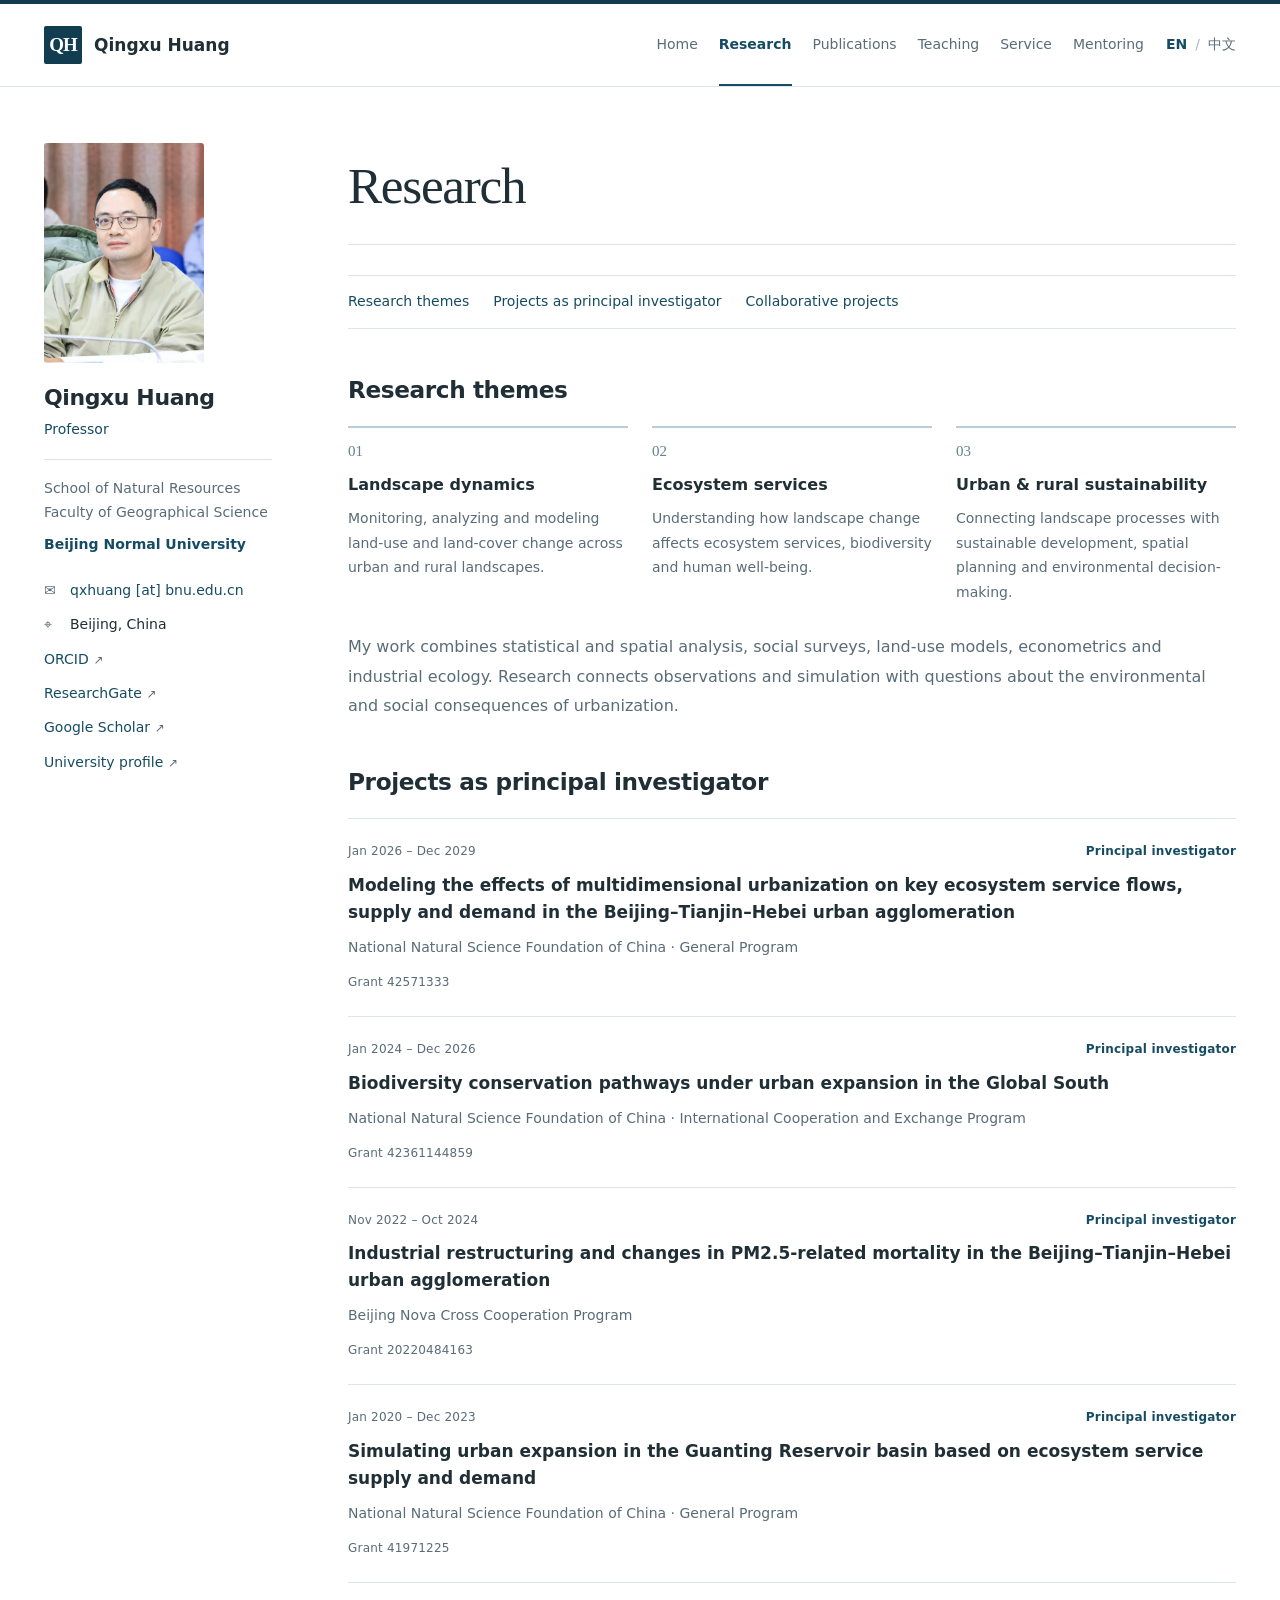
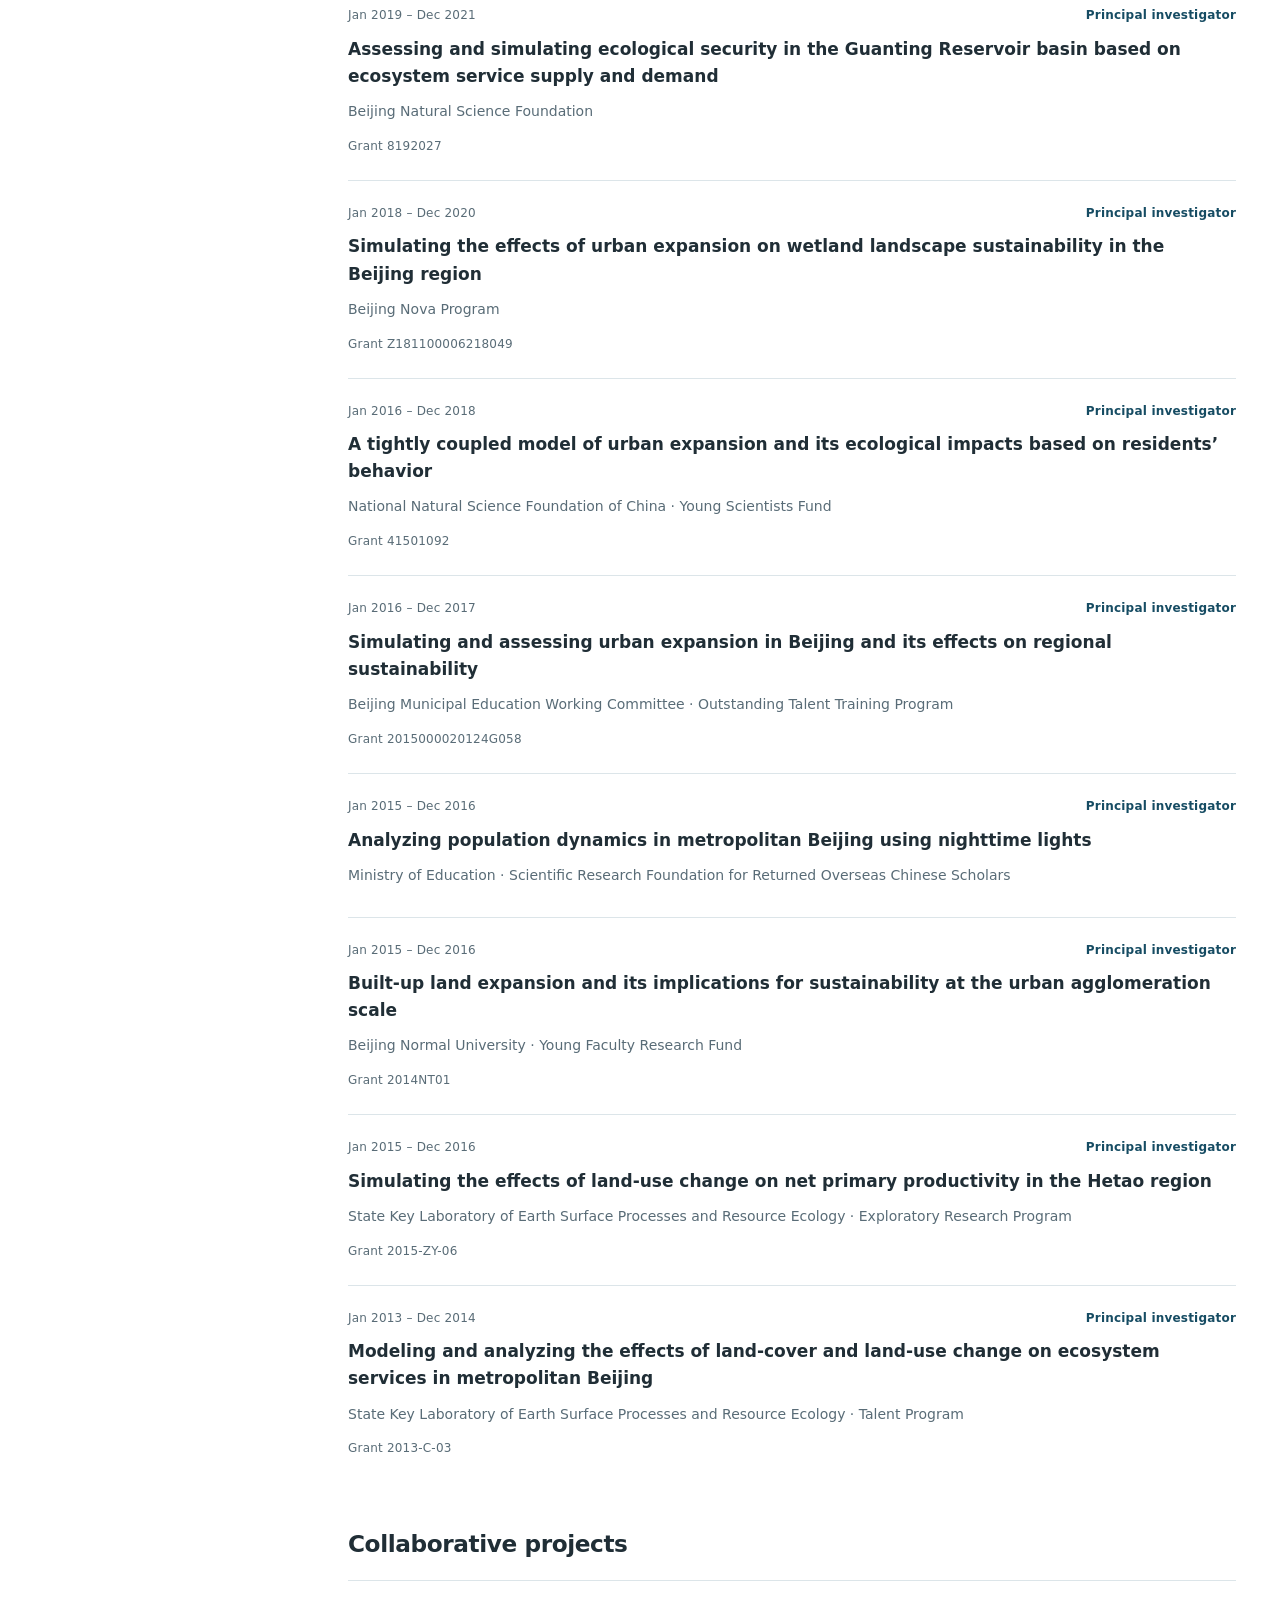
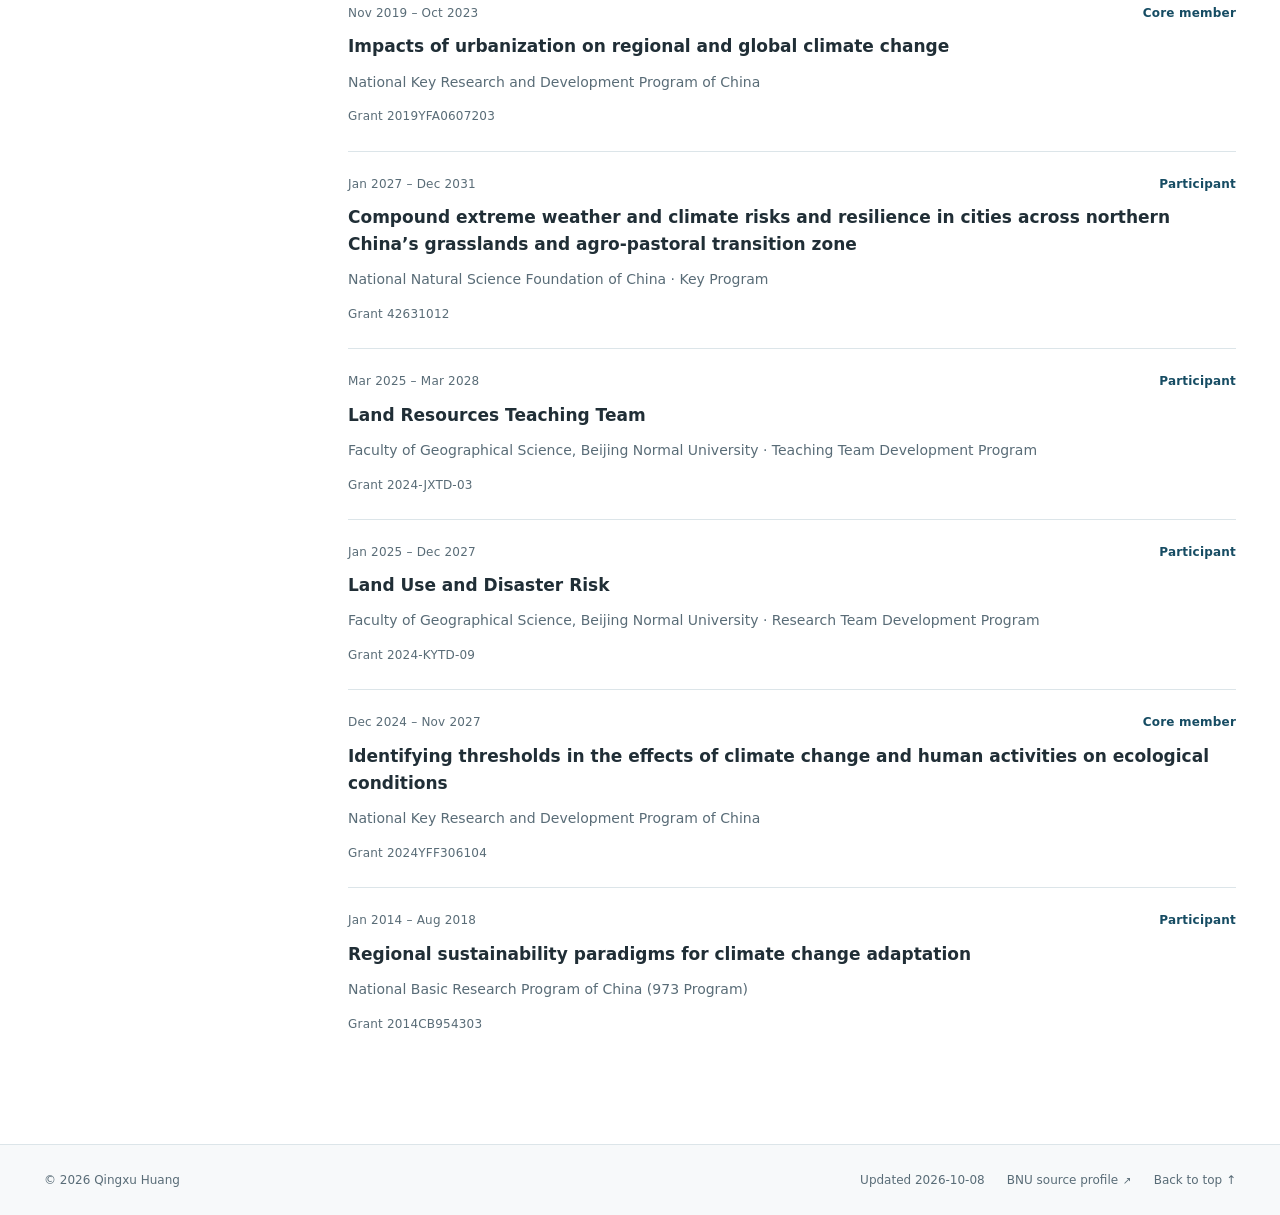
<file: research.html>
<!doctype html>
<html lang="en"><head>
<meta charset="utf-8"><meta name="viewport" content="width=device-width,initial-scale=1">
<title>Research | Qingxu Huang</title><meta name="description" content="Understanding changing landscapes, and their consequences for people and nature."><meta name="author" content="Qingxu Huang"><meta name="color-scheme" content="light">
<meta property="og:title" content="Research | Qingxu Huang"><meta property="og:description" content="Understanding changing landscapes, and their consequences for people and nature."><meta property="og:type" content="website">
<link rel="alternate" hreflang="en" href="research.html"><link rel="alternate" hreflang="zh-CN" href="zh/research.html">
<link rel="icon" type="image/svg+xml" href="assets/favicon.svg">
<link rel="stylesheet" href="assets/style.css">
<script>document.documentElement.classList.add('js')</script>
<script src="assets/site.js" defer></script>
<script type="application/ld+json">{"@context":"https://schema.org","@type":"Person","name":"Qingxu Huang","jobTitle":"Professor","affiliation":{"@type":"CollegeOrUniversity","name":"Beijing Normal University"},"sameAs":["https://orcid.org/0000-0003-4902-716X","https://www.researchgate.net/profile/Qingxu-Huang","https://scholar.google.com/citations?user=uOxCebIAAAAJ","https://geot.bnu.edu.cn/Public/htm/news/5/304.html"]}</script></head><body>
<a class="skip-link" href="#main">Skip to content</a><header class="site-header"><div class="header-inner">
<a class="brand" href="index.html"><span class="monogram" aria-hidden="true">QH</span><span>Qingxu Huang</span></a>
<nav class="primary-nav" id="primary-nav" aria-label="Main navigation"><a href="index.html">Home</a><a href="research.html" aria-current="page">Research</a><a href="publications.html">Publications</a><a href="teaching.html">Teaching</a><a href="service.html">Service</a><a href="group.html">Mentoring</a></nav>
<nav class="language-switch" aria-label="Language"><span aria-current="true" lang="en">EN</span><span class="language-divider" aria-hidden="true">/</span><a data-language="zh" lang="zh-CN" href="zh/research.html">中文</a></nav>
<button class="menu-button" type="button" aria-expanded="false" aria-controls="primary-nav" aria-label="Menu"><span aria-hidden="true">☰</span></button></div></header>
<div class="layout"><aside class="profile" aria-label="Profile and contact information"><img class="portrait" src="assets/portrait.jpg" width="170" height="255" alt="Qingxu Huang" decoding="async"><div class="profile-title"><h2>Qingxu Huang</h2><p class="role">Professor</p></div><div class="affiliation"><p>School of Natural Resources<br>Faculty of Geographical Science</p><a href="https://www.bnu.edu.cn/">Beijing Normal University</a></div><ul class="contact-list"><li><span aria-hidden="true">✉</span><a href="mailto:qxhuang%40bnu.edu.cn">qxhuang [at] bnu.edu.cn</a></li><li><span aria-hidden="true">⌖</span>Beijing, China</li><li><a href="https://orcid.org/0000-0003-4902-716X" target="_blank" rel="noopener noreferrer">ORCID<span class="external" aria-hidden="true">↗</span></a></li><li><a href="https://www.researchgate.net/profile/Qingxu-Huang" target="_blank" rel="noopener noreferrer">ResearchGate<span class="external" aria-hidden="true">↗</span></a></li><li><a href="https://scholar.google.com/citations?user=uOxCebIAAAAJ" target="_blank" rel="noopener noreferrer">Google Scholar<span class="external" aria-hidden="true">↗</span></a></li><li><a href="https://geot.bnu.edu.cn/Public/htm/news/5/304.html" target="_blank" rel="noopener noreferrer">University profile<span class="external" aria-hidden="true">↗</span></a></li></ul></aside>
<main id="main" tabindex="-1"><div class="page-heading"><h1>Research</h1></div><nav class="page-toc" aria-label="On this page"><a href="#themes">Research themes</a><a href="#led-projects">Projects as principal investigator</a><a href="#collaborative">Collaborative projects</a></nav><section id="themes"><div class="section-heading"><h2>Research themes</h2></div><ol class="interests"><li><span class="number" aria-hidden="true">01</span><div><h3>Landscape dynamics</h3><p>Monitoring, analyzing and modeling land-use and land-cover change across urban and rural landscapes.</p></div></li><li><span class="number" aria-hidden="true">02</span><div><h3>Ecosystem services</h3><p>Understanding how landscape change affects ecosystem services, biodiversity and human well-being.</p></div></li><li><span class="number" aria-hidden="true">03</span><div><h3>Urban &amp; rural sustainability</h3><p>Connecting landscape processes with sustainable development, spatial planning and environmental decision-making.</p></div></li></ol><p class="methods">My work combines statistical and spatial analysis, social surveys, land-use models, econometrics and industrial ecology. Research connects observations and simulation with questions about the environmental and social consequences of urbanization.</p></section><section id="led-projects"><div class="section-heading"><h2>Projects as principal investigator</h2></div><ol class="projects"><li><div class="project-meta"><span>Jan 2026 – Dec 2029</span><span>Principal investigator</span></div><h3>Modeling the effects of multidimensional urbanization on key ecosystem service flows, supply and demand in the Beijing–Tianjin–Hebei urban agglomeration</h3><p>National Natural Science Foundation of China · General Program</p><span class="grant">Grant 42571333</span></li><li><div class="project-meta"><span>Jan 2024 – Dec 2026</span><span>Principal investigator</span></div><h3>Biodiversity conservation pathways under urban expansion in the Global South</h3><p>National Natural Science Foundation of China · International Cooperation and Exchange Program</p><span class="grant">Grant 42361144859</span></li><li><div class="project-meta"><span>Nov 2022 – Oct 2024</span><span>Principal investigator</span></div><h3>Industrial restructuring and changes in PM2.5-related mortality in the Beijing–Tianjin–Hebei urban agglomeration</h3><p>Beijing Nova Cross Cooperation Program</p><span class="grant">Grant 20220484163</span></li><li><div class="project-meta"><span>Jan 2020 – Dec 2023</span><span>Principal investigator</span></div><h3>Simulating urban expansion in the Guanting Reservoir basin based on ecosystem service supply and demand</h3><p>National Natural Science Foundation of China · General Program</p><span class="grant">Grant 41971225</span></li><li><div class="project-meta"><span>Jan 2019 – Dec 2021</span><span>Principal investigator</span></div><h3>Assessing and simulating ecological security in the Guanting Reservoir basin based on ecosystem service supply and demand</h3><p>Beijing Natural Science Foundation</p><span class="grant">Grant 8192027</span></li><li><div class="project-meta"><span>Jan 2018 – Dec 2020</span><span>Principal investigator</span></div><h3>Simulating the effects of urban expansion on wetland landscape sustainability in the Beijing region</h3><p>Beijing Nova Program</p><span class="grant">Grant Z181100006218049</span></li><li><div class="project-meta"><span>Jan 2016 – Dec 2018</span><span>Principal investigator</span></div><h3>A tightly coupled model of urban expansion and its ecological impacts based on residents’ behavior</h3><p>National Natural Science Foundation of China · Young Scientists Fund</p><span class="grant">Grant 41501092</span></li><li><div class="project-meta"><span>Jan 2016 – Dec 2017</span><span>Principal investigator</span></div><h3>Simulating and assessing urban expansion in Beijing and its effects on regional sustainability</h3><p>Beijing Municipal Education Working Committee · Outstanding Talent Training Program</p><span class="grant">Grant 2015000020124G058</span></li><li><div class="project-meta"><span>Jan 2015 – Dec 2016</span><span>Principal investigator</span></div><h3>Analyzing population dynamics in metropolitan Beijing using nighttime lights</h3><p>Ministry of Education · Scientific Research Foundation for Returned Overseas Chinese Scholars</p></li><li><div class="project-meta"><span>Jan 2015 – Dec 2016</span><span>Principal investigator</span></div><h3>Built-up land expansion and its implications for sustainability at the urban agglomeration scale</h3><p>Beijing Normal University · Young Faculty Research Fund</p><span class="grant">Grant 2014NT01</span></li><li><div class="project-meta"><span>Jan 2015 – Dec 2016</span><span>Principal investigator</span></div><h3>Simulating the effects of land-use change on net primary productivity in the Hetao region</h3><p>State Key Laboratory of Earth Surface Processes and Resource Ecology · Exploratory Research Program</p><span class="grant">Grant 2015-ZY-06</span></li><li><div class="project-meta"><span>Jan 2013 – Dec 2014</span><span>Principal investigator</span></div><h3>Modeling and analyzing the effects of land-cover and land-use change on ecosystem services in metropolitan Beijing</h3><p>State Key Laboratory of Earth Surface Processes and Resource Ecology · Talent Program</p><span class="grant">Grant 2013-C-03</span></li></ol></section><section id="collaborative"><div class="section-heading"><h2>Collaborative projects</h2></div><ol class="projects"><li><div class="project-meta"><span>Nov 2019 – Oct 2023</span><span>Core member</span></div><h3>Impacts of urbanization on regional and global climate change</h3><p>National Key Research and Development Program of China</p><span class="grant">Grant 2019YFA0607203</span></li><li><div class="project-meta"><span>Jan 2027 – Dec 2031</span><span>Participant</span></div><h3>Compound extreme weather and climate risks and resilience in cities across northern China’s grasslands and agro-pastoral transition zone</h3><p>National Natural Science Foundation of China · Key Program</p><span class="grant">Grant 42631012</span></li><li><div class="project-meta"><span>Mar 2025 – Mar 2028</span><span>Participant</span></div><h3>Land Resources Teaching Team</h3><p>Faculty of Geographical Science, Beijing Normal University · Teaching Team Development Program</p><span class="grant">Grant 2024-JXTD-03</span></li><li><div class="project-meta"><span>Jan 2025 – Dec 2027</span><span>Participant</span></div><h3>Land Use and Disaster Risk</h3><p>Faculty of Geographical Science, Beijing Normal University · Research Team Development Program</p><span class="grant">Grant 2024-KYTD-09</span></li><li><div class="project-meta"><span>Dec 2024 – Nov 2027</span><span>Core member</span></div><h3>Identifying thresholds in the effects of climate change and human activities on ecological conditions</h3><p>National Key Research and Development Program of China</p><span class="grant">Grant 2024YFF306104</span></li><li><div class="project-meta"><span>Jan 2014 – Aug 2018</span><span>Participant</span></div><h3>Regional sustainability paradigms for climate change adaptation</h3><p>National Basic Research Program of China (973 Program)</p><span class="grant">Grant 2014CB954303</span></li></ol></section></main></div>
<footer><div class="footer-inner"><span>© 2026 Qingxu Huang</span><div><span>Updated 2026-10-08</span><a href="https://geot.bnu.edu.cn/Public/htm/news/5/304.html" target="_blank" rel="noopener noreferrer">BNU source profile<span class="external" aria-hidden="true">↗</span></a><a href="#main">Back to top ↑</a></div></div></footer>
</body></html>
</file>
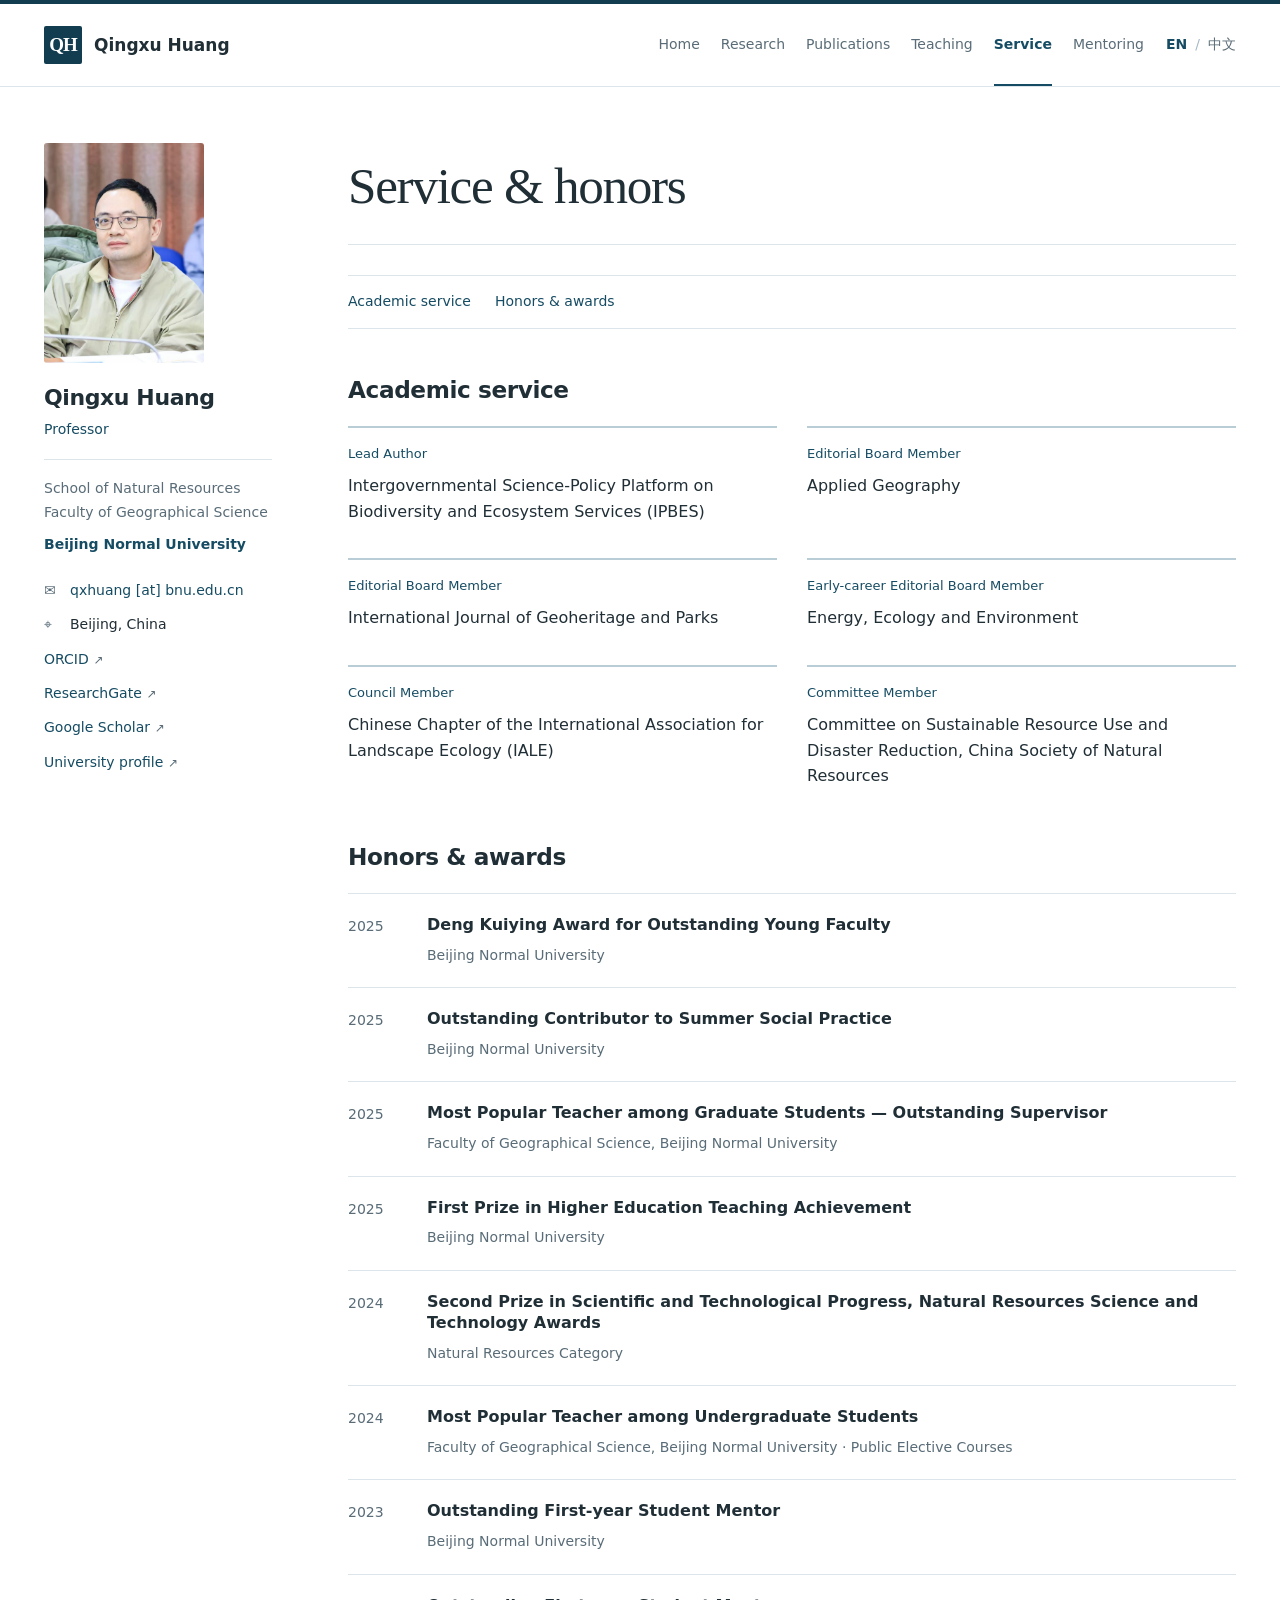
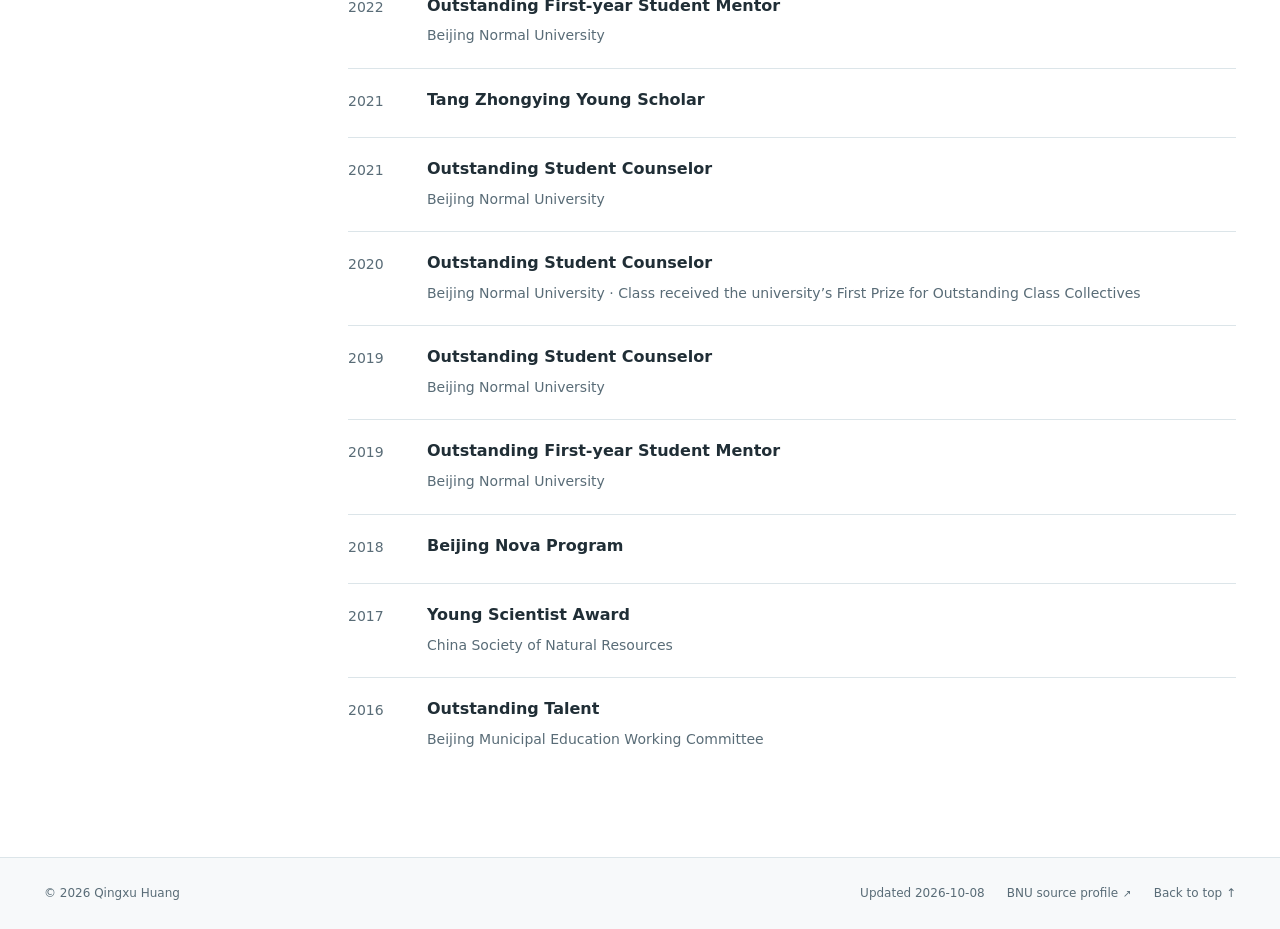
<file: service.html>
<!doctype html>
<html lang="en"><head>
<meta charset="utf-8"><meta name="viewport" content="width=device-width,initial-scale=1">
<title>Service &amp; honors | Qingxu Huang</title><meta name="description" content="Contributing to the academic community through assessment, editorial work and education."><meta name="author" content="Qingxu Huang"><meta name="color-scheme" content="light">
<meta property="og:title" content="Service &amp; honors | Qingxu Huang"><meta property="og:description" content="Contributing to the academic community through assessment, editorial work and education."><meta property="og:type" content="website">
<link rel="alternate" hreflang="en" href="service.html"><link rel="alternate" hreflang="zh-CN" href="zh/service.html">
<link rel="icon" type="image/svg+xml" href="assets/favicon.svg">
<link rel="stylesheet" href="assets/style.css">
<script>document.documentElement.classList.add('js')</script>
<script src="assets/site.js" defer></script>
<script type="application/ld+json">{"@context":"https://schema.org","@type":"Person","name":"Qingxu Huang","jobTitle":"Professor","affiliation":{"@type":"CollegeOrUniversity","name":"Beijing Normal University"},"sameAs":["https://orcid.org/0000-0003-4902-716X","https://www.researchgate.net/profile/Qingxu-Huang","https://scholar.google.com/citations?user=uOxCebIAAAAJ","https://geot.bnu.edu.cn/Public/htm/news/5/304.html"]}</script></head><body>
<a class="skip-link" href="#main">Skip to content</a><header class="site-header"><div class="header-inner">
<a class="brand" href="index.html"><span class="monogram" aria-hidden="true">QH</span><span>Qingxu Huang</span></a>
<nav class="primary-nav" id="primary-nav" aria-label="Main navigation"><a href="index.html">Home</a><a href="research.html">Research</a><a href="publications.html">Publications</a><a href="teaching.html">Teaching</a><a href="service.html" aria-current="page">Service</a><a href="group.html">Mentoring</a></nav>
<nav class="language-switch" aria-label="Language"><span aria-current="true" lang="en">EN</span><span class="language-divider" aria-hidden="true">/</span><a data-language="zh" lang="zh-CN" href="zh/service.html">中文</a></nav>
<button class="menu-button" type="button" aria-expanded="false" aria-controls="primary-nav" aria-label="Menu"><span aria-hidden="true">☰</span></button></div></header>
<div class="layout"><aside class="profile" aria-label="Profile and contact information"><img class="portrait" src="assets/portrait.jpg" width="170" height="255" alt="Qingxu Huang" decoding="async"><div class="profile-title"><h2>Qingxu Huang</h2><p class="role">Professor</p></div><div class="affiliation"><p>School of Natural Resources<br>Faculty of Geographical Science</p><a href="https://www.bnu.edu.cn/">Beijing Normal University</a></div><ul class="contact-list"><li><span aria-hidden="true">✉</span><a href="mailto:qxhuang%40bnu.edu.cn">qxhuang [at] bnu.edu.cn</a></li><li><span aria-hidden="true">⌖</span>Beijing, China</li><li><a href="https://orcid.org/0000-0003-4902-716X" target="_blank" rel="noopener noreferrer">ORCID<span class="external" aria-hidden="true">↗</span></a></li><li><a href="https://www.researchgate.net/profile/Qingxu-Huang" target="_blank" rel="noopener noreferrer">ResearchGate<span class="external" aria-hidden="true">↗</span></a></li><li><a href="https://scholar.google.com/citations?user=uOxCebIAAAAJ" target="_blank" rel="noopener noreferrer">Google Scholar<span class="external" aria-hidden="true">↗</span></a></li><li><a href="https://geot.bnu.edu.cn/Public/htm/news/5/304.html" target="_blank" rel="noopener noreferrer">University profile<span class="external" aria-hidden="true">↗</span></a></li></ul></aside>
<main id="main" tabindex="-1"><div class="page-heading"><h1>Service &amp; honors</h1></div><nav class="page-toc" aria-label="On this page"><a href="#service">Academic service</a><a href="#honors">Honors &amp; awards</a></nav><section id="service"><div class="section-heading"><h2>Academic service</h2></div><ul class="service-list"><li><span>Lead Author</span><h3>Intergovernmental Science-Policy Platform on Biodiversity and Ecosystem Services (IPBES)</h3></li><li><span>Editorial Board Member</span><h3>Applied Geography</h3></li><li><span>Editorial Board Member</span><h3>International Journal of Geoheritage and Parks</h3></li><li><span>Early-career Editorial Board Member</span><h3>Energy, Ecology and Environment</h3></li><li><span>Council Member</span><h3>Chinese Chapter of the International Association for Landscape Ecology (IALE)</h3></li><li><span>Committee Member</span><h3>Committee on Sustainable Resource Use and Disaster Reduction, China Society of Natural Resources</h3></li></ul></section><section id="honors"><div class="section-heading"><h2>Honors &amp; awards</h2></div><ol class="award-list"><li><span class="date">2025</span><div><h3>Deng Kuiying Award for Outstanding Young Faculty</h3><p>Beijing Normal University</p></div></li><li><span class="date">2025</span><div><h3>Outstanding Contributor to Summer Social Practice</h3><p>Beijing Normal University</p></div></li><li><span class="date">2025</span><div><h3>Most Popular Teacher among Graduate Students — Outstanding Supervisor</h3><p>Faculty of Geographical Science, Beijing Normal University</p></div></li><li><span class="date">2025</span><div><h3>First Prize in Higher Education Teaching Achievement</h3><p>Beijing Normal University</p></div></li><li><span class="date">2024</span><div><h3>Second Prize in Scientific and Technological Progress, Natural Resources Science and Technology Awards</h3><p>Natural Resources Category</p></div></li><li><span class="date">2024</span><div><h3>Most Popular Teacher among Undergraduate Students</h3><p>Faculty of Geographical Science, Beijing Normal University · Public Elective Courses</p></div></li><li><span class="date">2023</span><div><h3>Outstanding First-year Student Mentor</h3><p>Beijing Normal University</p></div></li><li><span class="date">2022</span><div><h3>Outstanding First-year Student Mentor</h3><p>Beijing Normal University</p></div></li><li><span class="date">2021</span><div><h3>Tang Zhongying Young Scholar</h3></div></li><li><span class="date">2021</span><div><h3>Outstanding Student Counselor</h3><p>Beijing Normal University</p></div></li><li><span class="date">2020</span><div><h3>Outstanding Student Counselor</h3><p>Beijing Normal University · Class received the university’s First Prize for Outstanding Class Collectives</p></div></li><li><span class="date">2019</span><div><h3>Outstanding Student Counselor</h3><p>Beijing Normal University</p></div></li><li><span class="date">2019</span><div><h3>Outstanding First-year Student Mentor</h3><p>Beijing Normal University</p></div></li><li><span class="date">2018</span><div><h3>Beijing Nova Program</h3></div></li><li><span class="date">2017</span><div><h3>Young Scientist Award</h3><p>China Society of Natural Resources</p></div></li><li><span class="date">2016</span><div><h3>Outstanding Talent</h3><p>Beijing Municipal Education Working Committee</p></div></li></ol></section></main></div>
<footer><div class="footer-inner"><span>© 2026 Qingxu Huang</span><div><span>Updated 2026-10-08</span><a href="https://geot.bnu.edu.cn/Public/htm/news/5/304.html" target="_blank" rel="noopener noreferrer">BNU source profile<span class="external" aria-hidden="true">↗</span></a><a href="#main">Back to top ↑</a></div></div></footer>
</body></html>
</file>
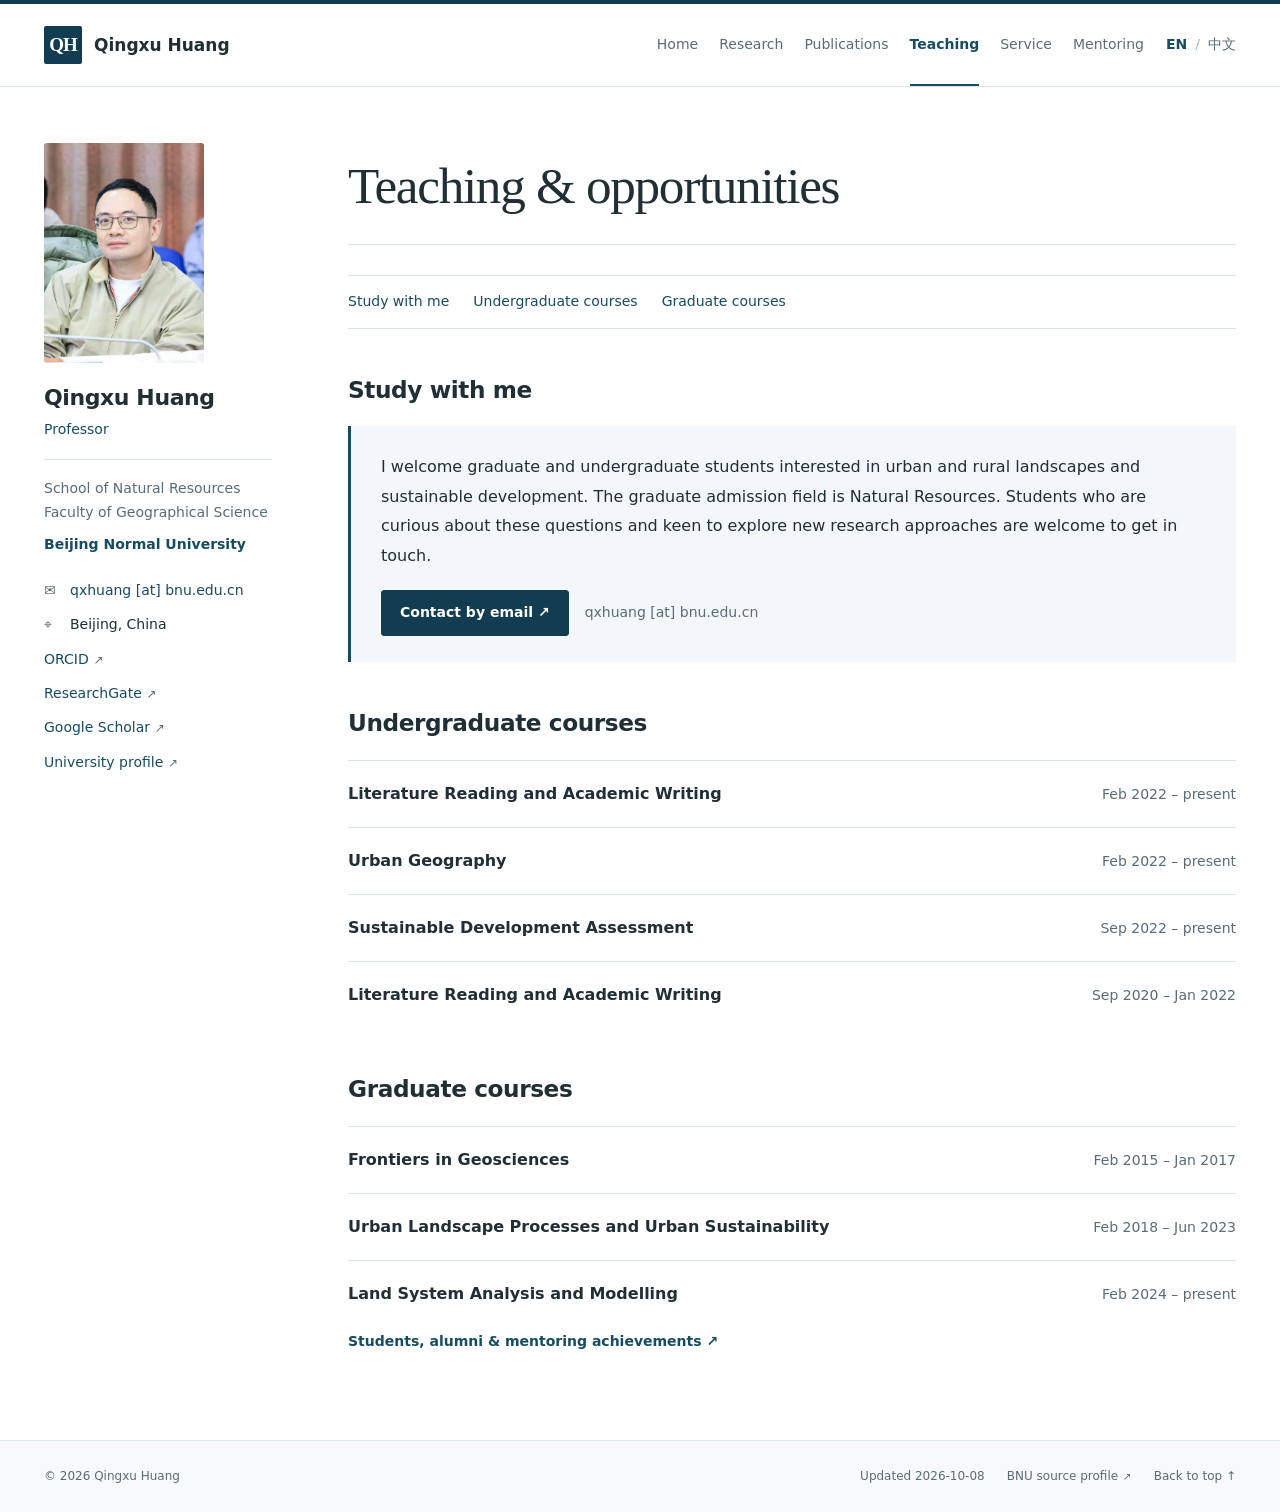
<file: teaching.html>
<!doctype html>
<html lang="en"><head>
<meta charset="utf-8"><meta name="viewport" content="width=device-width,initial-scale=1">
<title>Teaching &amp; opportunities | Qingxu Huang</title><meta name="description" content="Teaching and mentoring at the intersection of geography, landscape science and sustainability."><meta name="author" content="Qingxu Huang"><meta name="color-scheme" content="light">
<meta property="og:title" content="Teaching &amp; opportunities | Qingxu Huang"><meta property="og:description" content="Teaching and mentoring at the intersection of geography, landscape science and sustainability."><meta property="og:type" content="website">
<link rel="alternate" hreflang="en" href="teaching.html"><link rel="alternate" hreflang="zh-CN" href="zh/teaching.html">
<link rel="icon" type="image/svg+xml" href="assets/favicon.svg">
<link rel="stylesheet" href="assets/style.css">
<script>document.documentElement.classList.add('js')</script>
<script src="assets/site.js" defer></script>
<script type="application/ld+json">{"@context":"https://schema.org","@type":"Person","name":"Qingxu Huang","jobTitle":"Professor","affiliation":{"@type":"CollegeOrUniversity","name":"Beijing Normal University"},"sameAs":["https://orcid.org/0000-0003-4902-716X","https://www.researchgate.net/profile/Qingxu-Huang","https://scholar.google.com/citations?user=uOxCebIAAAAJ","https://geot.bnu.edu.cn/Public/htm/news/5/304.html"]}</script></head><body>
<a class="skip-link" href="#main">Skip to content</a><header class="site-header"><div class="header-inner">
<a class="brand" href="index.html"><span class="monogram" aria-hidden="true">QH</span><span>Qingxu Huang</span></a>
<nav class="primary-nav" id="primary-nav" aria-label="Main navigation"><a href="index.html">Home</a><a href="research.html">Research</a><a href="publications.html">Publications</a><a href="teaching.html" aria-current="page">Teaching</a><a href="service.html">Service</a><a href="group.html">Mentoring</a></nav>
<nav class="language-switch" aria-label="Language"><span aria-current="true" lang="en">EN</span><span class="language-divider" aria-hidden="true">/</span><a data-language="zh" lang="zh-CN" href="zh/teaching.html">中文</a></nav>
<button class="menu-button" type="button" aria-expanded="false" aria-controls="primary-nav" aria-label="Menu"><span aria-hidden="true">☰</span></button></div></header>
<div class="layout"><aside class="profile" aria-label="Profile and contact information"><img class="portrait" src="assets/portrait.jpg" width="170" height="255" alt="Qingxu Huang" decoding="async"><div class="profile-title"><h2>Qingxu Huang</h2><p class="role">Professor</p></div><div class="affiliation"><p>School of Natural Resources<br>Faculty of Geographical Science</p><a href="https://www.bnu.edu.cn/">Beijing Normal University</a></div><ul class="contact-list"><li><span aria-hidden="true">✉</span><a href="mailto:qxhuang%40bnu.edu.cn">qxhuang [at] bnu.edu.cn</a></li><li><span aria-hidden="true">⌖</span>Beijing, China</li><li><a href="https://orcid.org/0000-0003-4902-716X" target="_blank" rel="noopener noreferrer">ORCID<span class="external" aria-hidden="true">↗</span></a></li><li><a href="https://www.researchgate.net/profile/Qingxu-Huang" target="_blank" rel="noopener noreferrer">ResearchGate<span class="external" aria-hidden="true">↗</span></a></li><li><a href="https://scholar.google.com/citations?user=uOxCebIAAAAJ" target="_blank" rel="noopener noreferrer">Google Scholar<span class="external" aria-hidden="true">↗</span></a></li><li><a href="https://geot.bnu.edu.cn/Public/htm/news/5/304.html" target="_blank" rel="noopener noreferrer">University profile<span class="external" aria-hidden="true">↗</span></a></li></ul></aside>
<main id="main" tabindex="-1"><div class="page-heading"><h1>Teaching &amp; opportunities</h1></div><nav class="page-toc" aria-label="On this page"><a href="#opportunities">Study with me</a><a href="#undergraduate">Undergraduate courses</a><a href="#graduate">Graduate courses</a></nav><section id="opportunities"><div class="section-heading"><h2>Study with me</h2></div><div class="opportunity"><p>I welcome graduate and undergraduate students interested in urban and rural landscapes and sustainable development. The graduate admission field is Natural Resources. Students who are curious about these questions and keen to explore new research approaches are welcome to get in touch.</p><a class="button" href="mailto:qxhuang%40bnu.edu.cn">Contact by email ↗</a><span class="email-label">qxhuang [at] bnu.edu.cn</span></div></section><section id="undergraduate"><div class="section-heading"><h2>Undergraduate courses</h2></div><ol class="courses"><li><h3>Literature Reading and Academic Writing</h3><span class="date">Feb 2022 – present</span></li><li><h3>Urban Geography</h3><span class="date">Feb 2022 – present</span></li><li><h3>Sustainable Development Assessment</h3><span class="date">Sep 2022 – present</span></li><li><h3>Literature Reading and Academic Writing</h3><span class="date">Sep 2020 – Jan 2022</span></li></ol></section><section id="graduate"><div class="section-heading"><h2>Graduate courses</h2></div><ol class="courses"><li><h3>Frontiers in Geosciences</h3><span class="date">Feb 2015 – Jan 2017</span></li><li><h3>Urban Landscape Processes and Urban Sustainability</h3><span class="date">Feb 2018 – Jun 2023</span></li><li><h3>Land System Analysis and Modelling</h3><span class="date">Feb 2024 – present</span></li></ol></section><a class="text-link" href="group.html">Students, alumni & mentoring achievements ↗</a></main></div>
<footer><div class="footer-inner"><span>© 2026 Qingxu Huang</span><div><span>Updated 2026-10-08</span><a href="https://geot.bnu.edu.cn/Public/htm/news/5/304.html" target="_blank" rel="noopener noreferrer">BNU source profile<span class="external" aria-hidden="true">↗</span></a><a href="#main">Back to top ↑</a></div></div></footer>
</body></html>
</file>
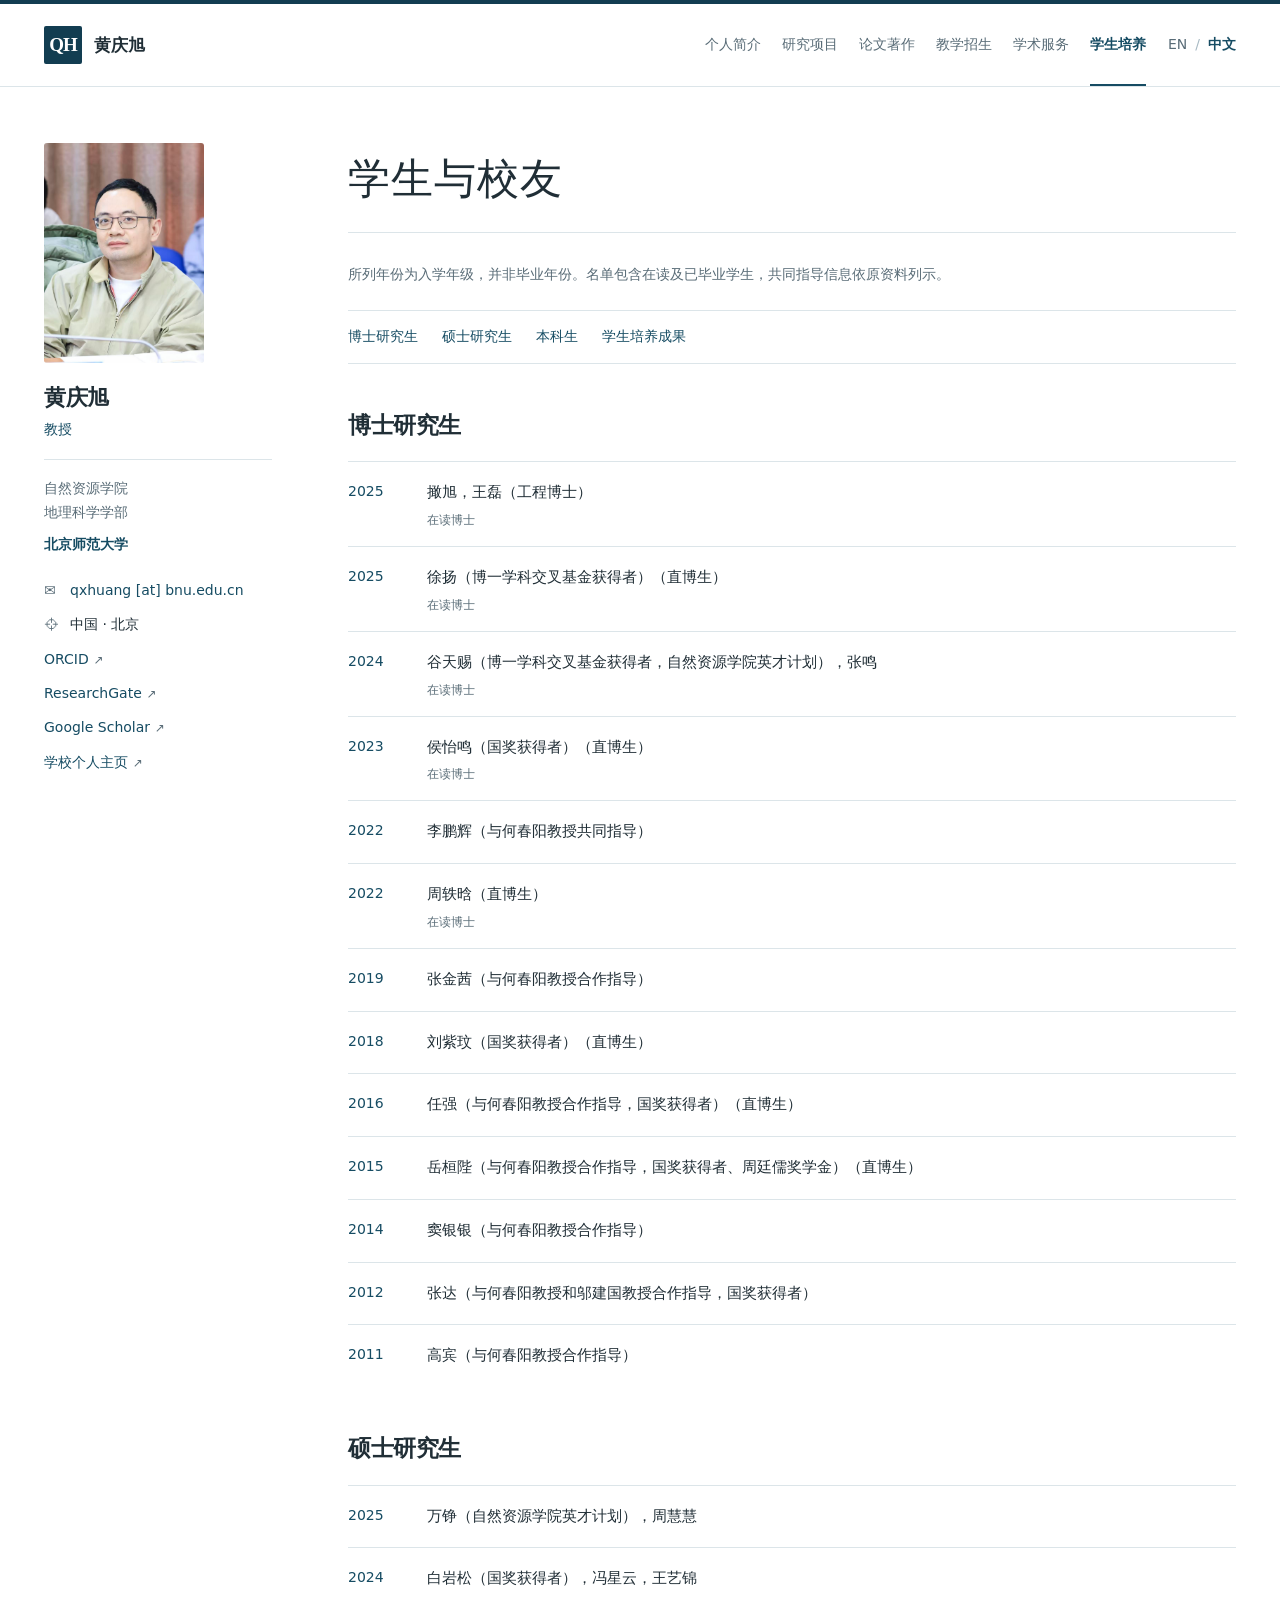
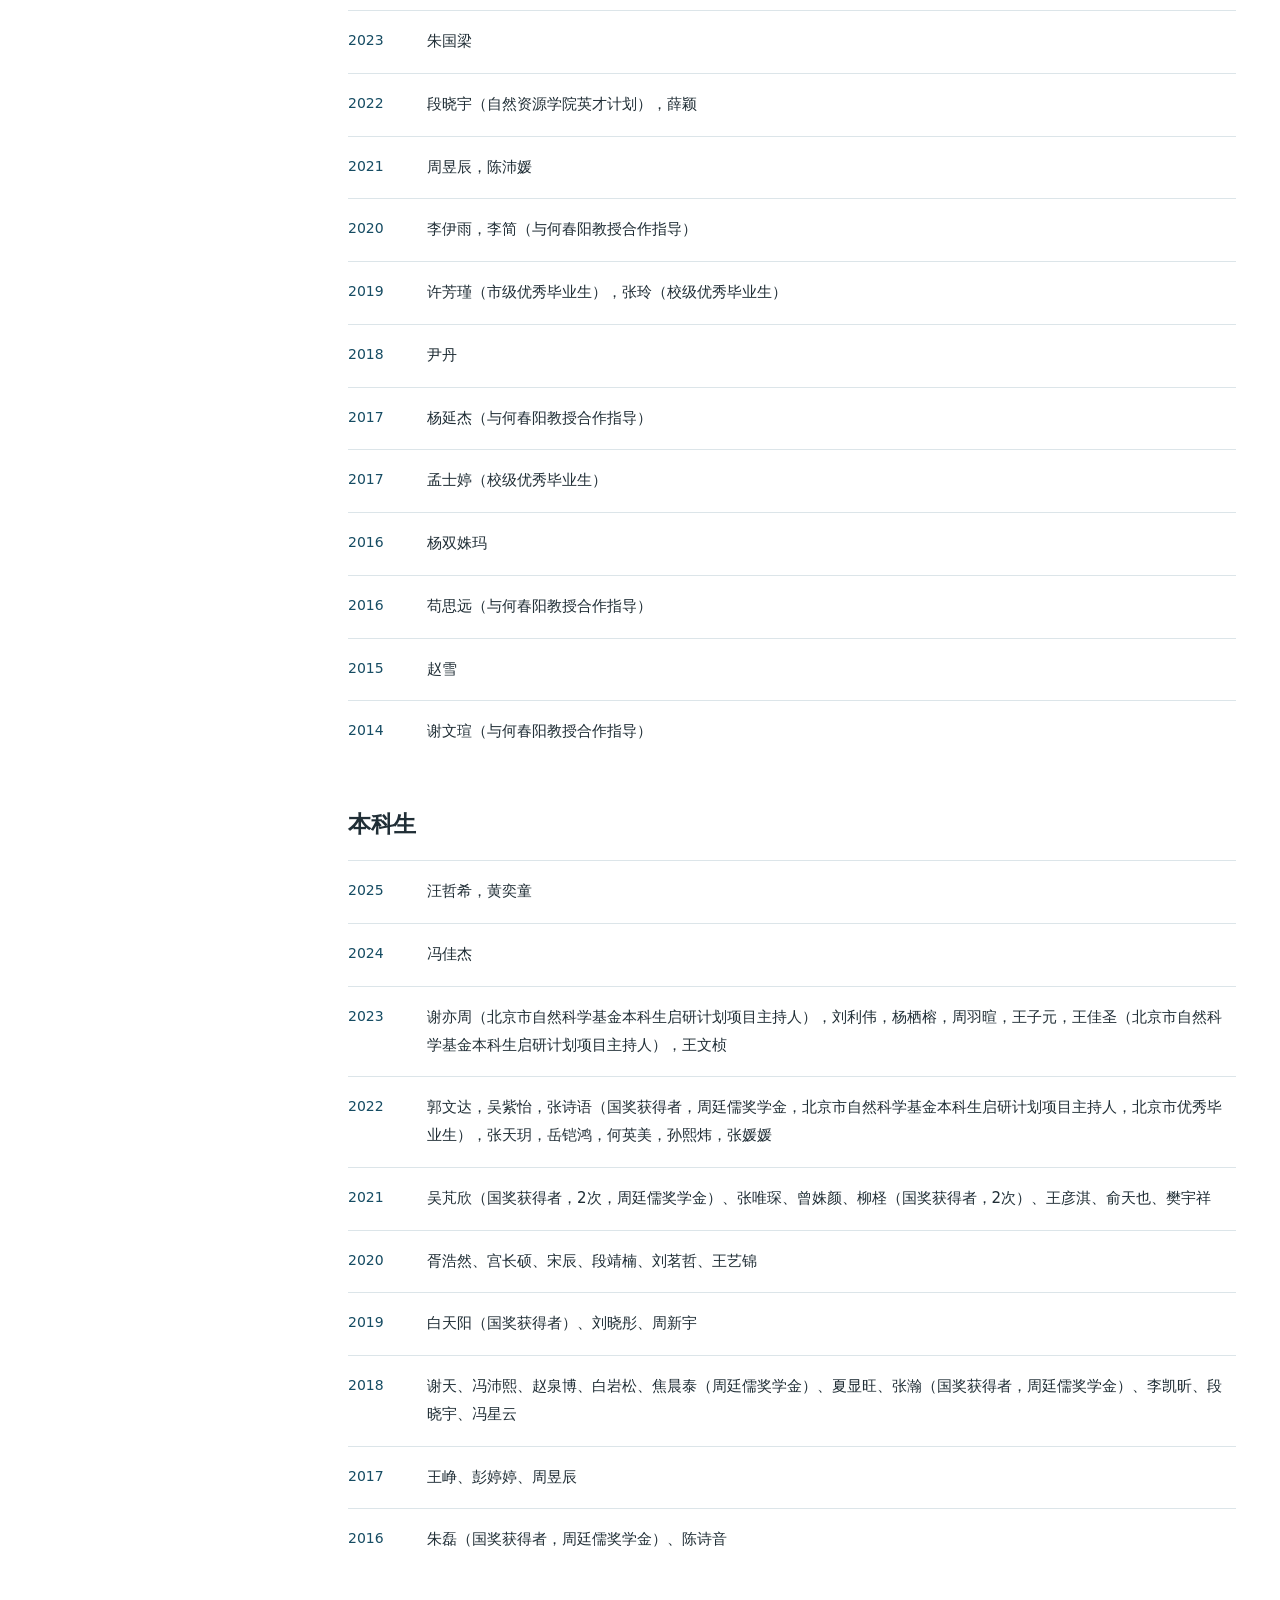
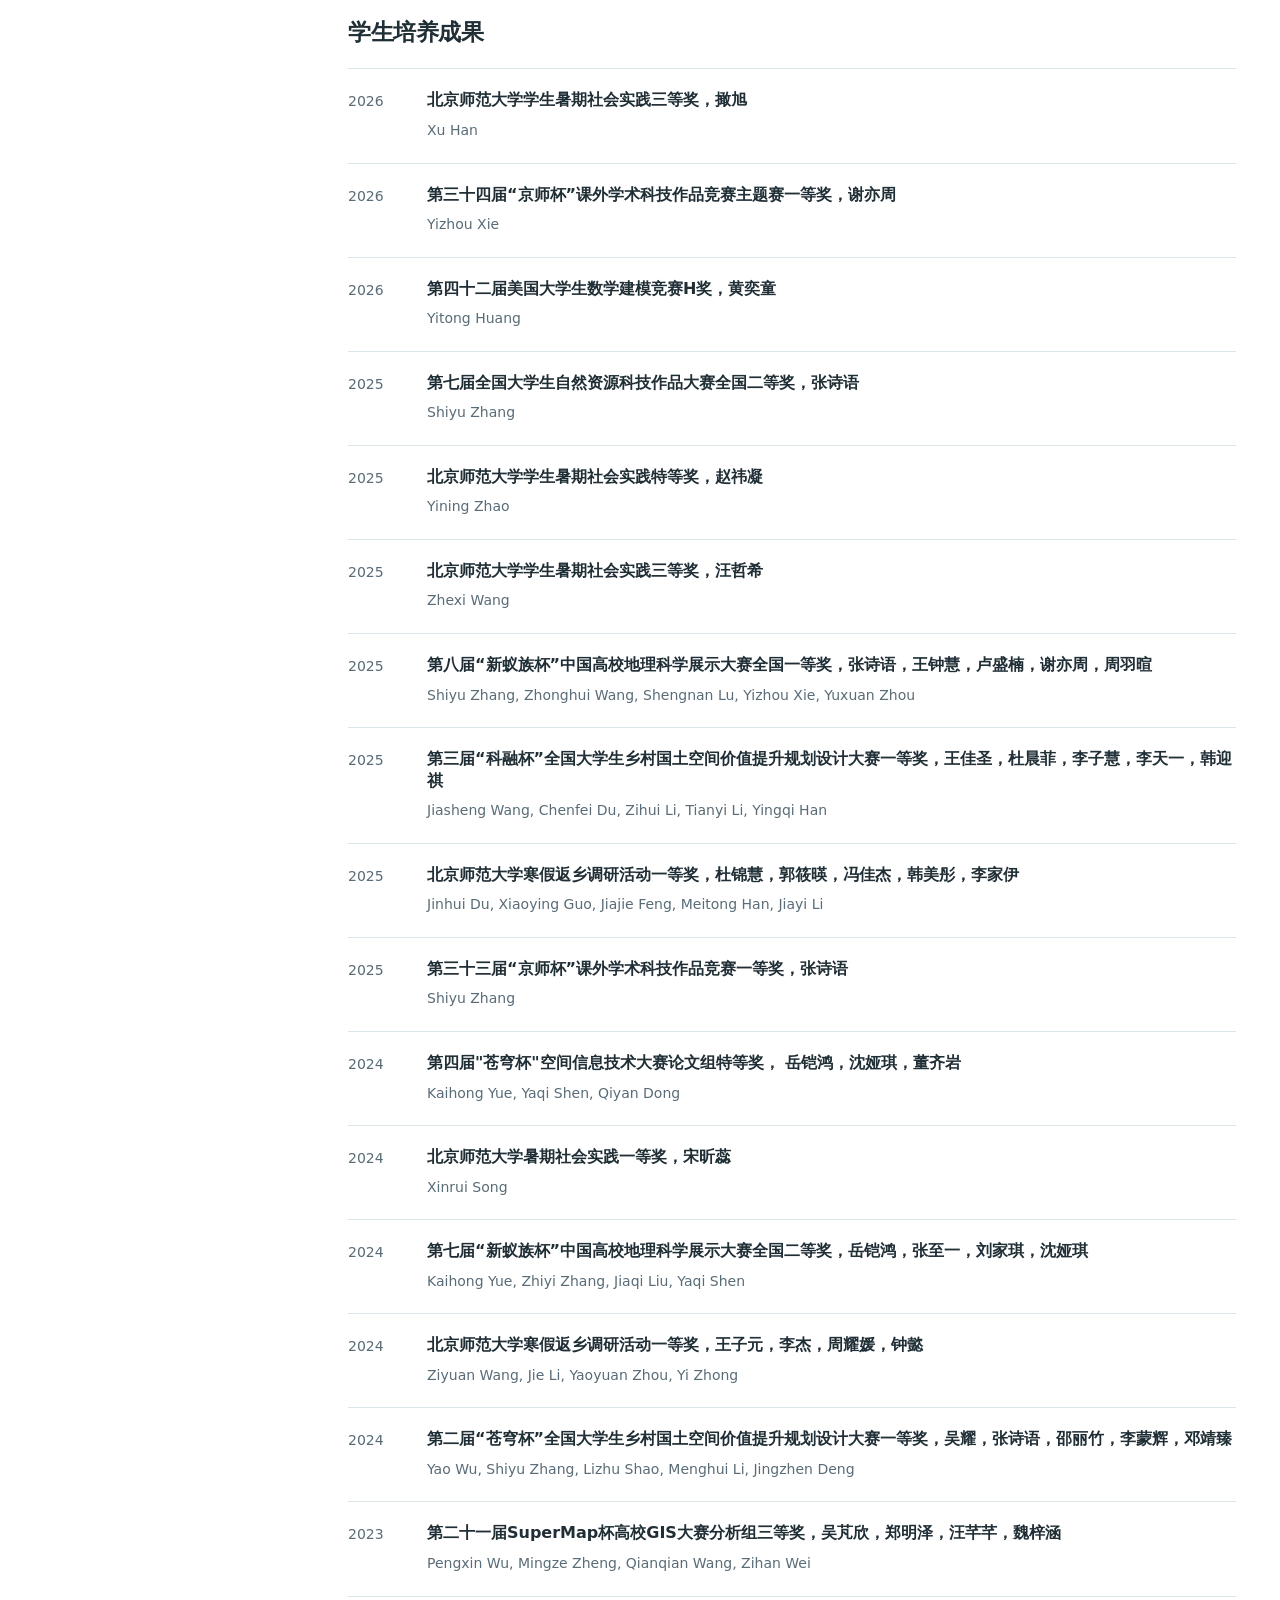
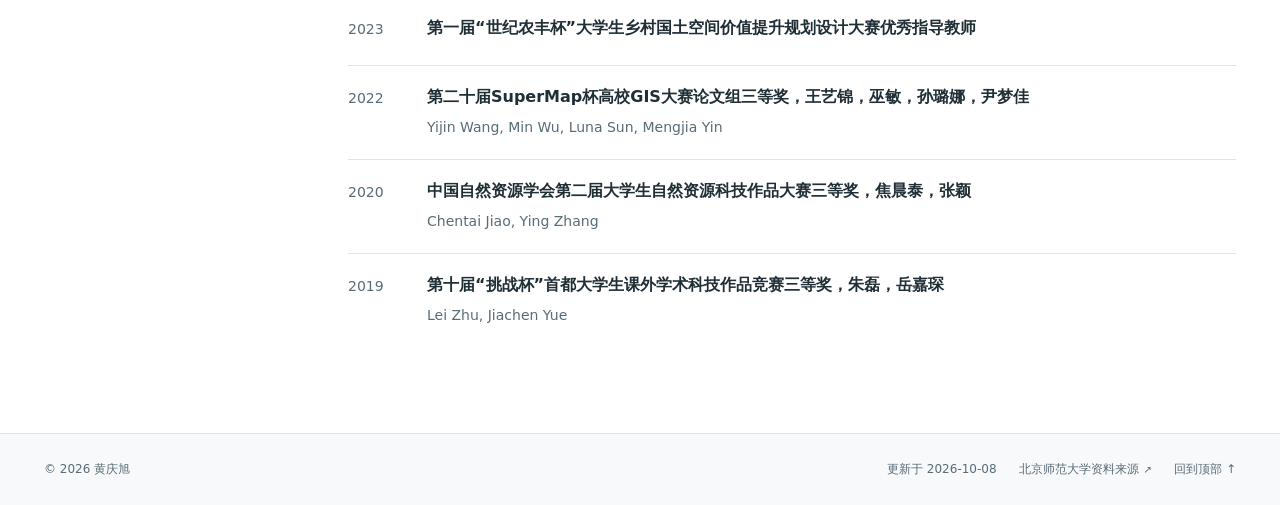
<file: zh/group.html>
<!doctype html>
<html lang="zh-CN"><head>
<meta charset="utf-8"><meta name="viewport" content="width=device-width,initial-scale=1">
<title>学生与校友 | 黄庆旭</title><meta name="description" content="围绕景观过程、自然资源与可持续发展开展学习和研究。"><meta name="author" content="黄庆旭"><meta name="color-scheme" content="light">
<meta property="og:title" content="学生与校友 | 黄庆旭"><meta property="og:description" content="围绕景观过程、自然资源与可持续发展开展学习和研究。"><meta property="og:type" content="website">
<link rel="alternate" hreflang="en" href="../group.html"><link rel="alternate" hreflang="zh-CN" href="group.html">
<link rel="icon" type="image/svg+xml" href="../assets/favicon.svg">
<link rel="stylesheet" href="../assets/style.css">
<script>document.documentElement.classList.add('js')</script>
<script src="../assets/site.js" defer></script>
<script type="application/ld+json">{"@context":"https://schema.org","@type":"Person","name":"黄庆旭","jobTitle":"教授","affiliation":{"@type":"CollegeOrUniversity","name":"北京师范大学"},"sameAs":["https://orcid.org/0000-0003-4902-716X","https://www.researchgate.net/profile/Qingxu-Huang","https://scholar.google.com/citations?user=uOxCebIAAAAJ","https://geot.bnu.edu.cn/Public/htm/news/5/304.html"]}</script></head><body>
<a class="skip-link" href="#main">跳到正文</a><header class="site-header"><div class="header-inner">
<a class="brand" href="index.html"><span class="monogram" aria-hidden="true">QH</span><span>黄庆旭</span></a>
<nav class="primary-nav" id="primary-nav" aria-label="主导航"><a href="index.html">个人简介</a><a href="research.html">研究项目</a><a href="publications.html">论文著作</a><a href="teaching.html">教学招生</a><a href="service.html">学术服务</a><a href="group.html" aria-current="page">学生培养</a></nav>
<nav class="language-switch" aria-label="语言切换"><a data-language="en" lang="en" href="../group.html">EN</a><span class="language-divider" aria-hidden="true">/</span><span aria-current="true" lang="zh-CN">中文</span></nav>
<button class="menu-button" type="button" aria-expanded="false" aria-controls="primary-nav" aria-label="菜单"><span aria-hidden="true">☰</span></button></div></header>
<div class="layout"><aside class="profile" aria-label="个人资料与联系方式"><img class="portrait" src="../assets/portrait.jpg" width="170" height="255" alt="黄庆旭" decoding="async"><div class="profile-title"><h2>黄庆旭</h2><p class="role">教授</p></div><div class="affiliation"><p>自然资源学院<br>地理科学学部</p><a href="https://www.bnu.edu.cn/">北京师范大学</a></div><ul class="contact-list"><li><span aria-hidden="true">✉</span><a href="mailto:qxhuang%40bnu.edu.cn">qxhuang [at] bnu.edu.cn</a></li><li><span aria-hidden="true">⌖</span>中国 · 北京</li><li><a href="https://orcid.org/0000-0003-4902-716X" target="_blank" rel="noopener noreferrer">ORCID<span class="external" aria-hidden="true">↗</span></a></li><li><a href="https://www.researchgate.net/profile/Qingxu-Huang" target="_blank" rel="noopener noreferrer">ResearchGate<span class="external" aria-hidden="true">↗</span></a></li><li><a href="https://scholar.google.com/citations?user=uOxCebIAAAAJ" target="_blank" rel="noopener noreferrer">Google Scholar<span class="external" aria-hidden="true">↗</span></a></li><li><a href="https://geot.bnu.edu.cn/Public/htm/news/5/304.html" target="_blank" rel="noopener noreferrer">学校个人主页<span class="external" aria-hidden="true">↗</span></a></li></ul></aside>
<main id="main" tabindex="-1"><div class="page-heading"><h1>学生与校友</h1></div><p class="note">所列年份为入学年级，并非毕业年份。名单包含在读及已毕业学生，共同指导信息依原资料列示。</p><nav class="page-toc" aria-label="本页目录"><a href="#doctoral">博士研究生</a><a href="#masters">硕士研究生</a><a href="#undergraduate">本科生</a><a href="#achievements">学生培养成果</a></nav><section id="doctoral"><div class="section-heading"><h2>博士研究生</h2></div><ol class="student-list"><li><span class="date">2025</span><div><p>撖旭，王磊（工程博士）</p><span class="student-status">在读博士</span></div></li><li><span class="date">2025</span><div><p>徐扬（博一学科交叉基金获得者）（直博生）</p><span class="student-status">在读博士</span></div></li><li><span class="date">2024</span><div><p>谷天赐（博一学科交叉基金获得者，自然资源学院英才计划），张鸣</p><span class="student-status">在读博士</span></div></li><li><span class="date">2023</span><div><p>侯怡鸣（国奖获得者）（直博生）</p><span class="student-status">在读博士</span></div></li><li><span class="date">2022</span><div><p>李鹏辉（与何春阳教授共同指导）</p></div></li><li><span class="date">2022</span><div><p>周轶晗（直博生）</p><span class="student-status">在读博士</span></div></li><li><span class="date">2019</span><div><p>张金茜（与何春阳教授合作指导）</p></div></li><li><span class="date">2018</span><div><p>刘紫玟（国奖获得者）（直博生）</p></div></li><li><span class="date">2016</span><div><p>任强（与何春阳教授合作指导，国奖获得者）（直博生）</p></div></li><li><span class="date">2015</span><div><p>岳桓陛（与何春阳教授合作指导，国奖获得者、周廷儒奖学金）（直博生）</p></div></li><li><span class="date">2014</span><div><p>窦银银（与何春阳教授合作指导）</p></div></li><li><span class="date">2012</span><div><p>张达（与何春阳教授和邬建国教授合作指导，国奖获得者）</p></div></li><li><span class="date">2011</span><div><p>高宾（与何春阳教授合作指导）</p></div></li></ol></section><section id="masters"><div class="section-heading"><h2>硕士研究生</h2></div><ol class="student-list"><li><span class="date">2025</span><div><p>万铮（自然资源学院英才计划），周慧慧</p></div></li><li><span class="date">2024</span><div><p>白岩松（国奖获得者），冯星云，王艺锦</p></div></li><li><span class="date">2023</span><div><p>朱国梁</p></div></li><li><span class="date">2022</span><div><p>段晓宇（自然资源学院英才计划），薛颖</p></div></li><li><span class="date">2021</span><div><p>周昱辰，陈沛媛</p></div></li><li><span class="date">2020</span><div><p>李伊雨，李简（与何春阳教授合作指导）</p></div></li><li><span class="date">2019</span><div><p>许芳瑾（市级优秀毕业生），张玲（校级优秀毕业生）</p></div></li><li><span class="date">2018</span><div><p>尹丹</p></div></li><li><span class="date">2017</span><div><p>杨延杰（与何春阳教授合作指导）</p></div></li><li><span class="date">2017</span><div><p>孟士婷（校级优秀毕业生）</p></div></li><li><span class="date">2016</span><div><p>杨双姝玛</p></div></li><li><span class="date">2016</span><div><p>苟思远（与何春阳教授合作指导）</p></div></li><li><span class="date">2015</span><div><p>赵雪</p></div></li><li><span class="date">2014</span><div><p>谢文瑄（与何春阳教授合作指导）</p></div></li></ol></section><section id="undergraduate"><div class="section-heading"><h2>本科生</h2></div><ol class="student-list"><li><span class="date">2025</span><div><p>汪哲希，黄奕童</p></div></li><li><span class="date">2024</span><div><p>冯佳杰</p></div></li><li><span class="date">2023</span><div><p>谢亦周（北京市自然科学基金本科生启研计划项目主持人），刘利伟，杨栖榕，周羽暄，王子元，王佳圣（北京市自然科学基金本科生启研计划项目主持人），王文桢</p></div></li><li><span class="date">2022</span><div><p>郭文达，吴紫怡，张诗语（国奖获得者，周廷儒奖学金，北京市自然科学基金本科生启研计划项目主持人，北京市优秀毕业生），张天玥，岳铠鸿，何英美，孙熙炜，张媛媛</p></div></li><li><span class="date">2021</span><div><p>吴芃欣（国奖获得者，2次，周廷儒奖学金）、张唯琛、曾姝颜、柳柽（国奖获得者，2次）、王彦淇、俞天也、樊宇祥</p></div></li><li><span class="date">2020</span><div><p>胥浩然、宫长硕、宋辰、段靖楠、刘茗哲、王艺锦</p></div></li><li><span class="date">2019</span><div><p>白天阳（国奖获得者）、刘晓彤、周新宇</p></div></li><li><span class="date">2018</span><div><p>谢天、冯沛熙、赵泉博、白岩松、焦晨泰（周廷儒奖学金）、夏显旺、张瀚（国奖获得者，周廷儒奖学金）、李凯昕、段晓宇、冯星云</p></div></li><li><span class="date">2017</span><div><p>王峥、彭婷婷、周昱辰</p></div></li><li><span class="date">2016</span><div><p>朱磊（国奖获得者，周廷儒奖学金）、陈诗音</p></div></li></ol></section><section id="achievements"><div class="section-heading"><h2>学生培养成果</h2></div><ol class="award-list"><li><span class="date">2026</span><div><h3>北京师范大学学生暑期社会实践三等奖，撖旭</h3><p>Xu Han</p></div></li><li><span class="date">2026</span><div><h3>第三十四届“京师杯”课外学术科技作品竞赛主题赛一等奖，谢亦周</h3><p>Yizhou Xie</p></div></li><li><span class="date">2026</span><div><h3>第四十二届美国大学生数学建模竞赛H奖，黄奕童</h3><p>Yitong Huang</p></div></li><li><span class="date">2025</span><div><h3>第七届全国大学生自然资源科技作品大赛全国二等奖，张诗语</h3><p>Shiyu Zhang</p></div></li><li><span class="date">2025</span><div><h3>北京师范大学学生暑期社会实践特等奖，赵祎凝</h3><p>Yining Zhao</p></div></li><li><span class="date">2025</span><div><h3>北京师范大学学生暑期社会实践三等奖，汪哲希</h3><p>Zhexi Wang</p></div></li><li><span class="date">2025</span><div><h3>第八届“新蚁族杯”中国高校地理科学展示大赛全国一等奖，张诗语，王钟慧，卢盛楠，谢亦周，周羽暄</h3><p>Shiyu Zhang, Zhonghui Wang, Shengnan Lu, Yizhou Xie, Yuxuan Zhou</p></div></li><li><span class="date">2025</span><div><h3>第三届“科融杯”全国大学生乡村国土空间价值提升规划设计大赛一等奖，王佳圣，杜晨菲，李子慧，李天一，韩迎祺</h3><p>Jiasheng Wang, Chenfei Du, Zihui Li, Tianyi Li, Yingqi Han</p></div></li><li><span class="date">2025</span><div><h3>北京师范大学寒假返乡调研活动一等奖，杜锦慧，郭筱暎，冯佳杰，韩美彤，李家伊</h3><p>Jinhui Du, Xiaoying Guo, Jiajie Feng, Meitong Han, Jiayi Li</p></div></li><li><span class="date">2025</span><div><h3>第三十三届“京师杯”课外学术科技作品竞赛一等奖，张诗语</h3><p>Shiyu Zhang</p></div></li><li><span class="date">2024</span><div><h3>第四届&quot;苍穹杯&quot;空间信息技术大赛论文组特等奖， 岳铠鸿，沈娅琪，董齐岩</h3><p>Kaihong Yue, Yaqi Shen, Qiyan Dong</p></div></li><li><span class="date">2024</span><div><h3>北京师范大学暑期社会实践一等奖，宋昕蕊</h3><p>Xinrui Song</p></div></li><li><span class="date">2024</span><div><h3>第七届“新蚁族杯”中国高校地理科学展示大赛全国二等奖，岳铠鸿，张至一，刘家琪，沈娅琪</h3><p>Kaihong Yue, Zhiyi Zhang, Jiaqi Liu, Yaqi Shen</p></div></li><li><span class="date">2024</span><div><h3>北京师范大学寒假返乡调研活动一等奖，王子元，李杰，周耀媛，钟懿</h3><p>Ziyuan Wang, Jie Li, Yaoyuan Zhou, Yi Zhong</p></div></li><li><span class="date">2024</span><div><h3>第二届“苍穹杯”全国大学生乡村国土空间价值提升规划设计大赛一等奖，吴耀，张诗语，邵丽竹，李蒙辉，邓靖臻</h3><p>Yao Wu, Shiyu Zhang, Lizhu Shao, Menghui Li, Jingzhen Deng</p></div></li><li><span class="date">2023</span><div><h3>第二十一届SuperMap杯高校GIS大赛分析组三等奖，吴芃欣，郑明泽，汪芊芊，魏梓涵</h3><p>Pengxin Wu, Mingze Zheng, Qianqian Wang, Zihan Wei</p></div></li><li><span class="date">2023</span><div><h3>第一届“世纪农丰杯”大学生乡村国土空间价值提升规划设计大赛优秀指导教师</h3></div></li><li><span class="date">2022</span><div><h3>第二十届SuperMap杯高校GIS大赛论文组三等奖，王艺锦，巫敏，孙璐娜，尹梦佳</h3><p>Yijin Wang, Min Wu, Luna Sun, Mengjia Yin</p></div></li><li><span class="date">2020</span><div><h3>中国自然资源学会第二届大学生自然资源科技作品大赛三等奖，焦晨泰，张颖</h3><p>Chentai Jiao, Ying Zhang</p></div></li><li><span class="date">2019</span><div><h3>第十届“挑战杯”首都大学生课外学术科技作品竞赛三等奖，朱磊，岳嘉琛</h3><p>Lei Zhu, Jiachen Yue</p></div></li></ol></section></main></div>
<footer><div class="footer-inner"><span>© 2026 黄庆旭</span><div><span>更新于 2026-10-08</span><a href="https://geot.bnu.edu.cn/Public/htm/news/5/304.html" target="_blank" rel="noopener noreferrer">北京师范大学资料来源<span class="external" aria-hidden="true">↗</span></a><a href="#main">回到顶部 ↑</a></div></div></footer>
</body></html>
</file>
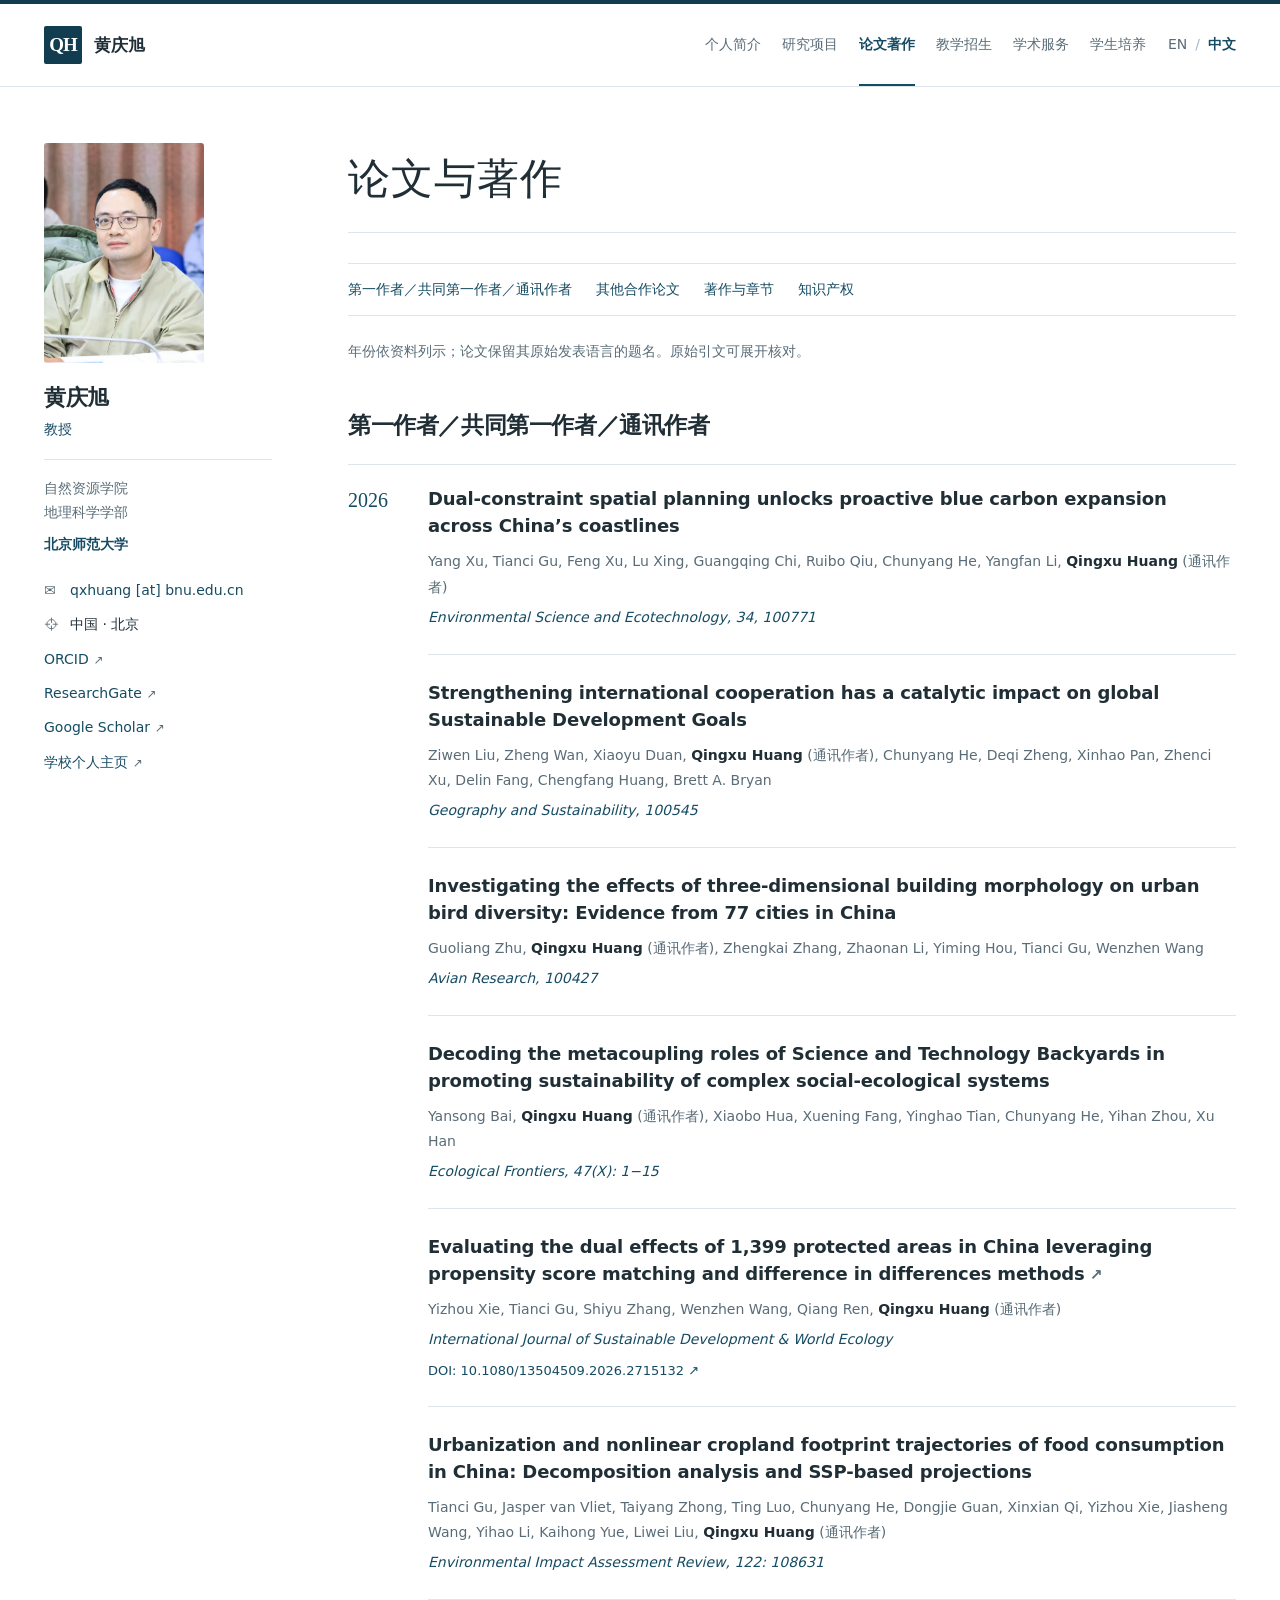
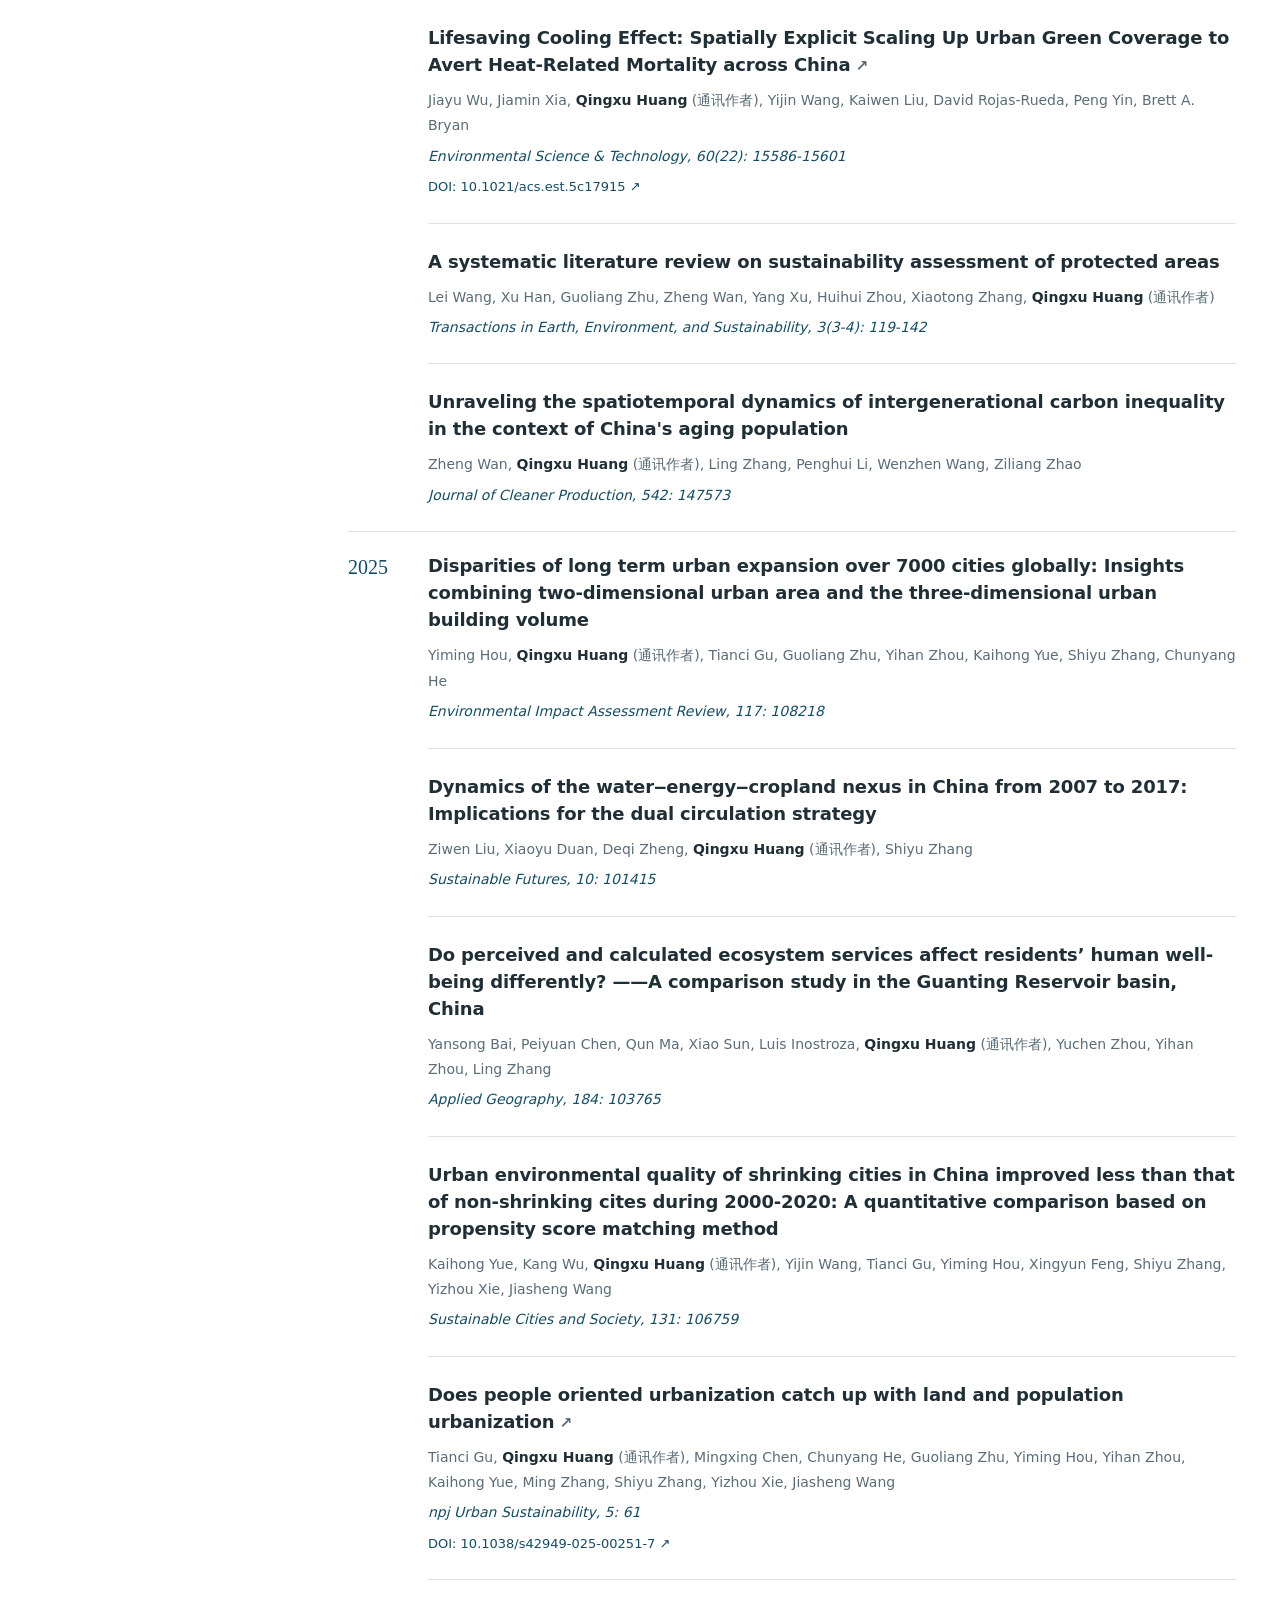
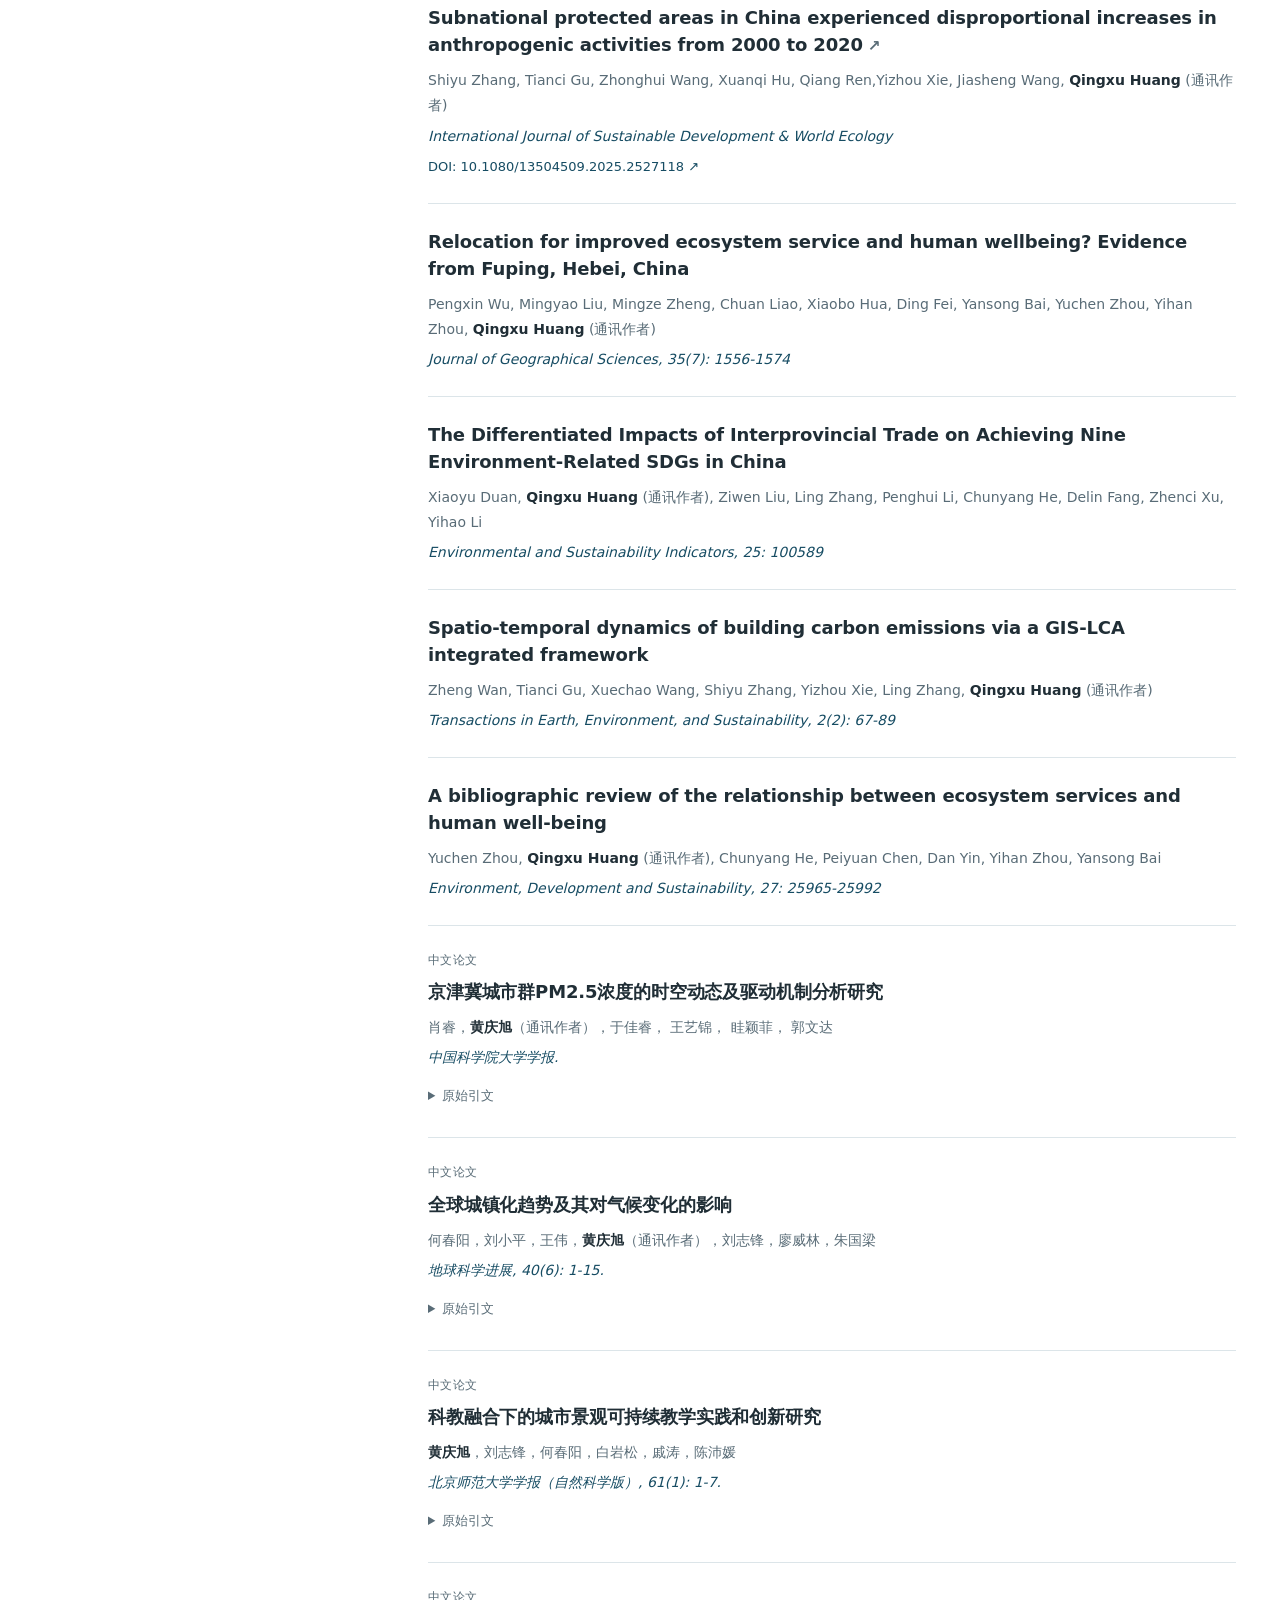
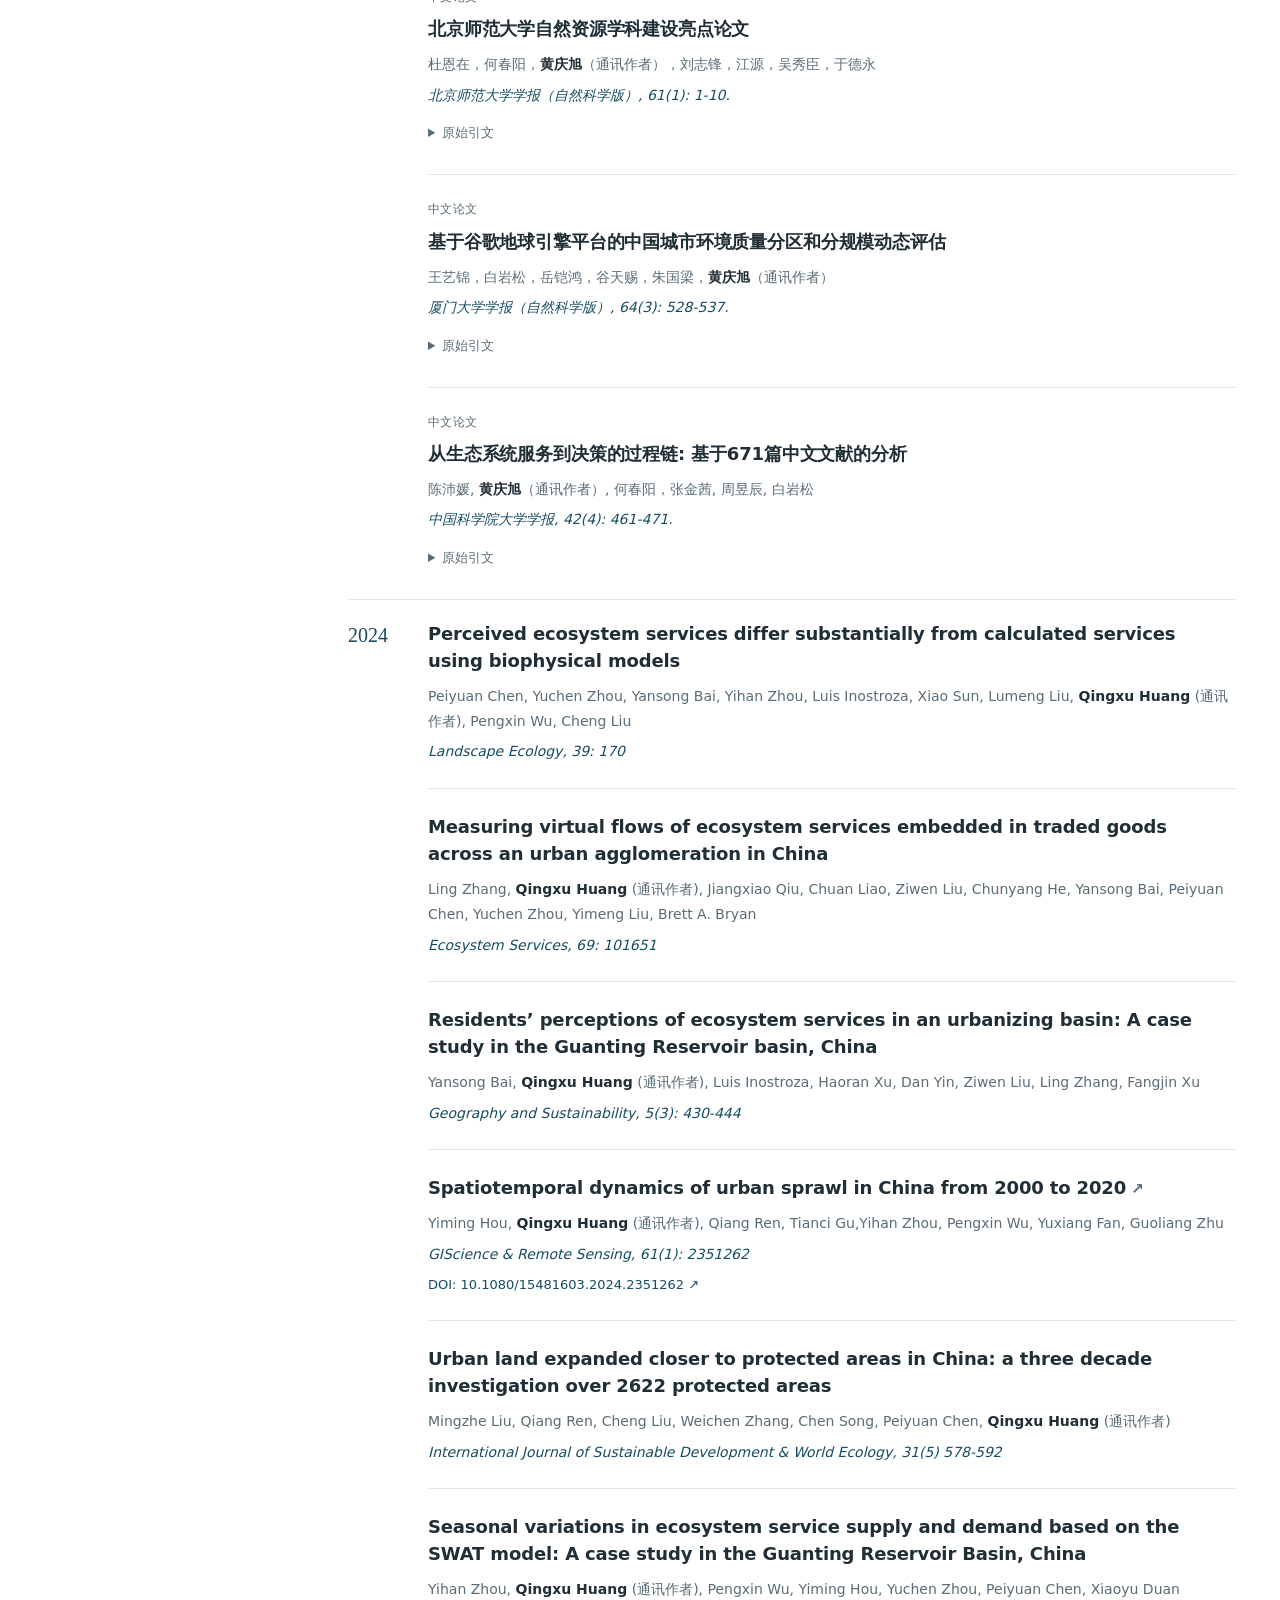
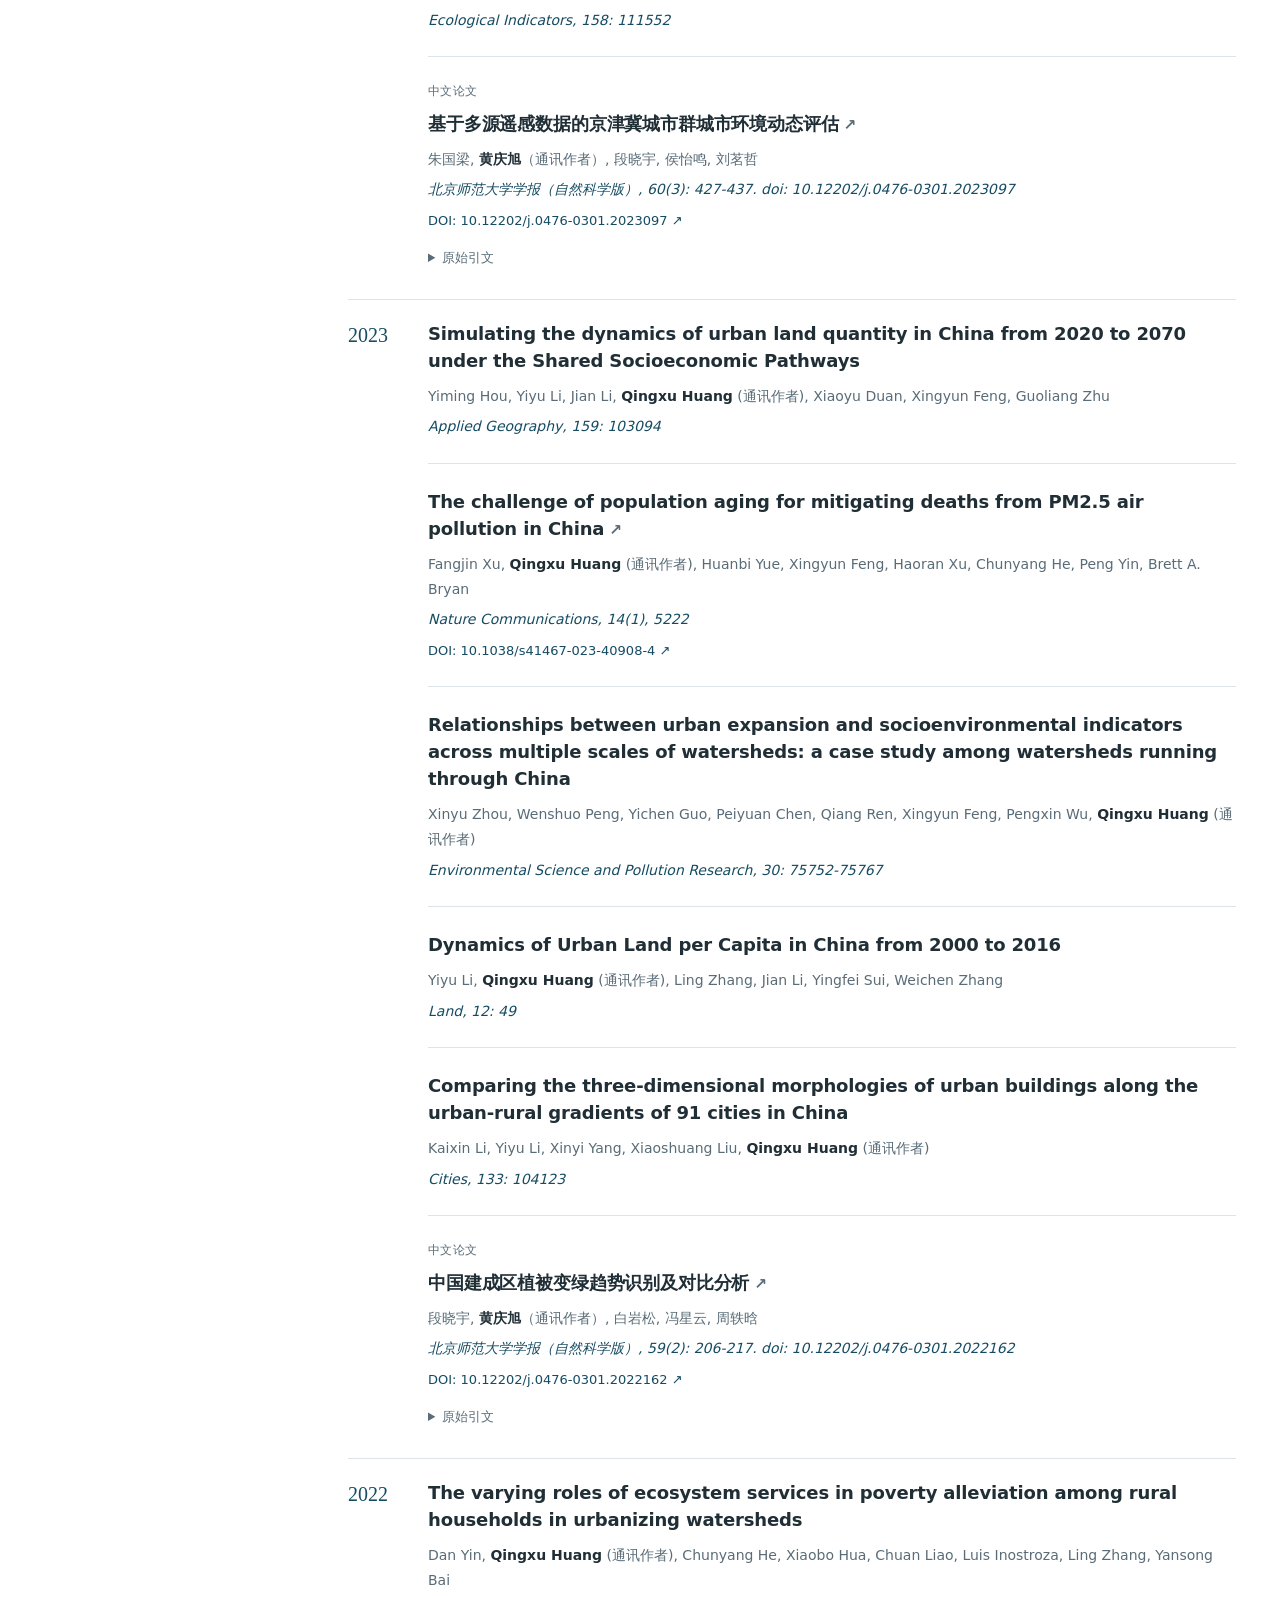
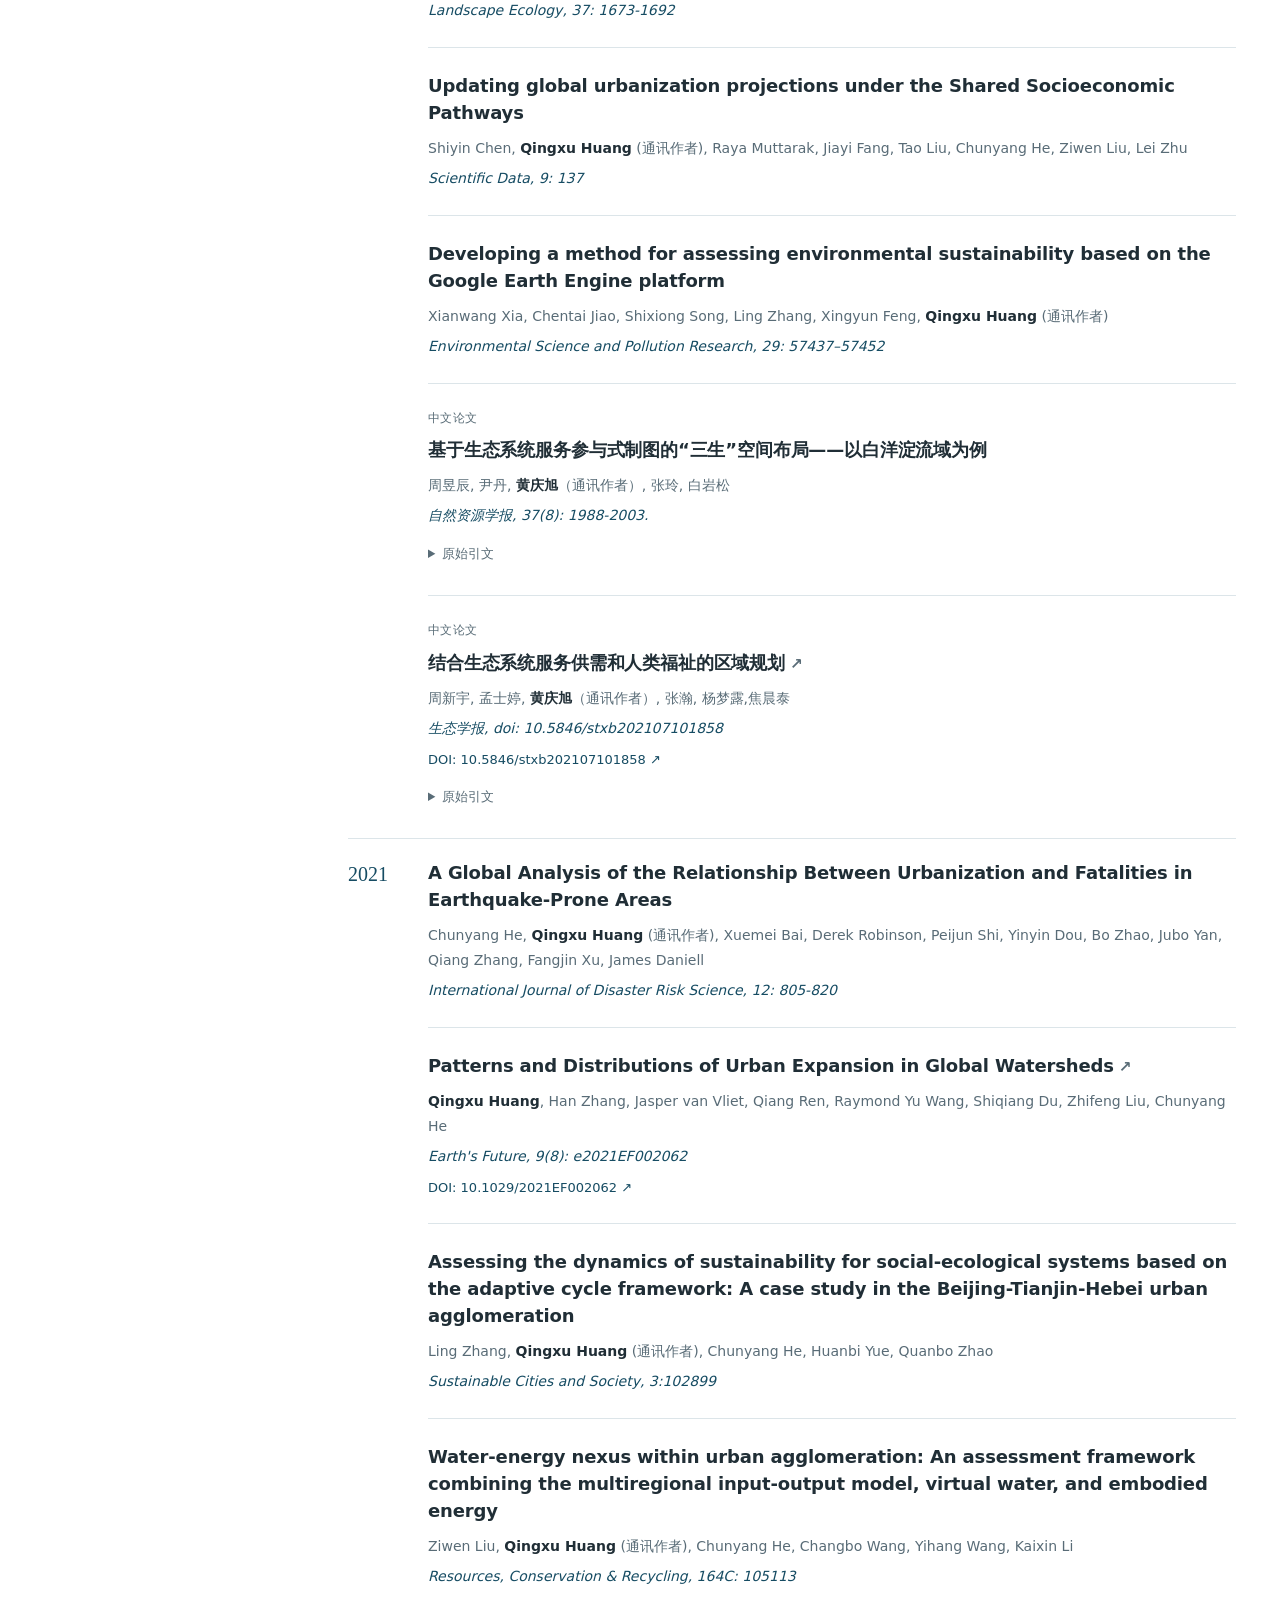
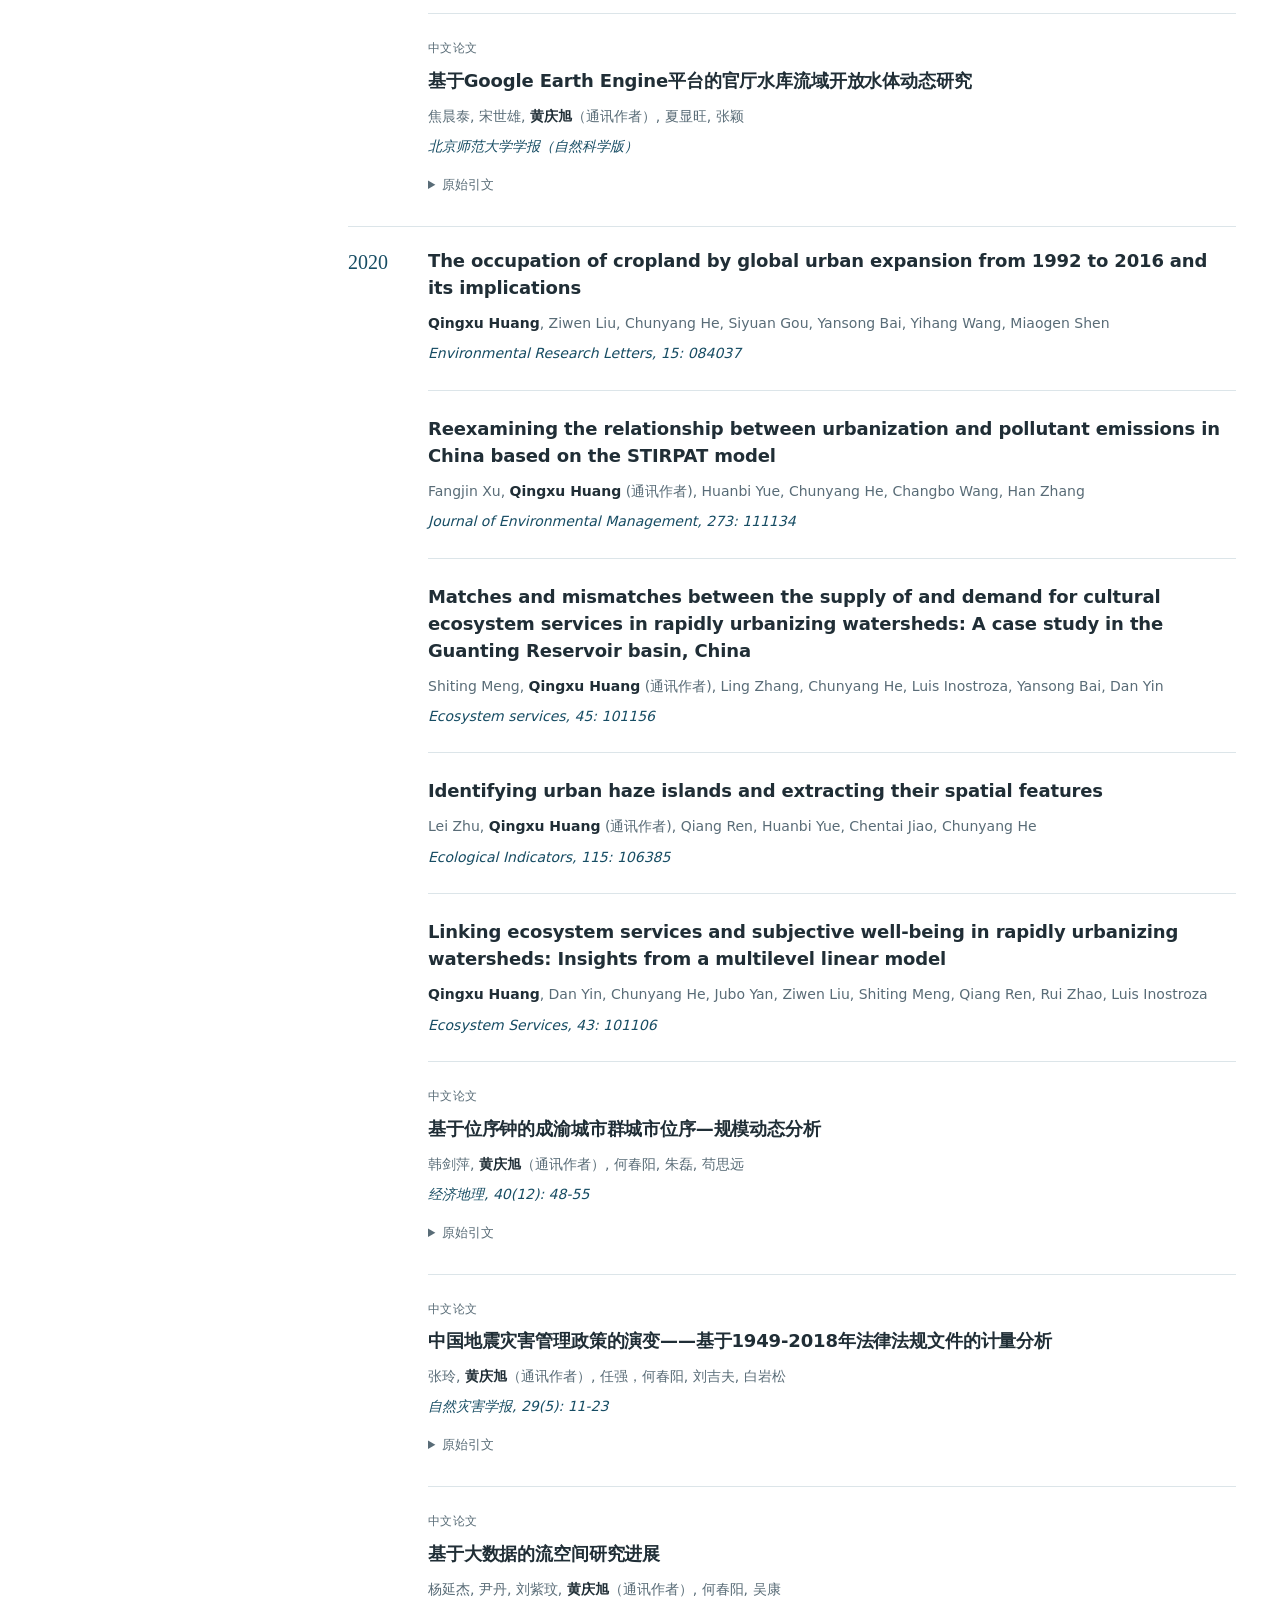
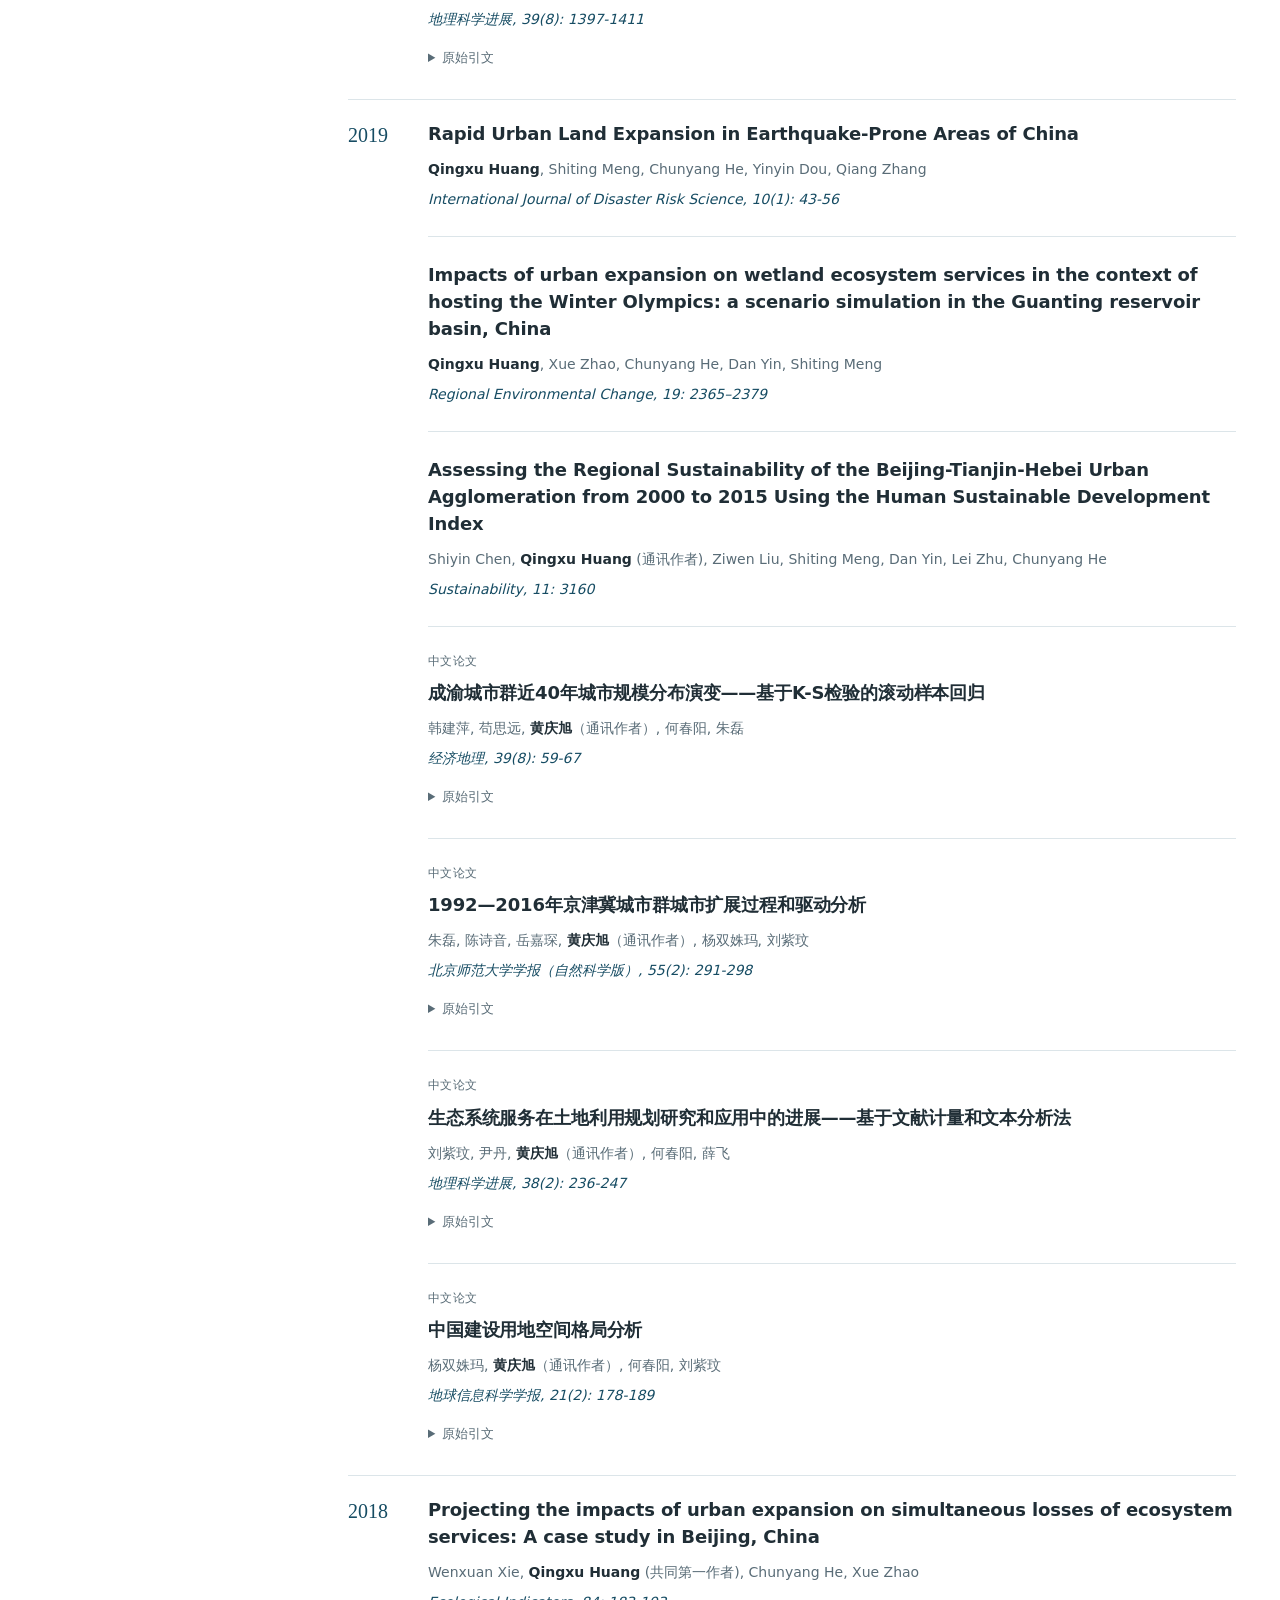
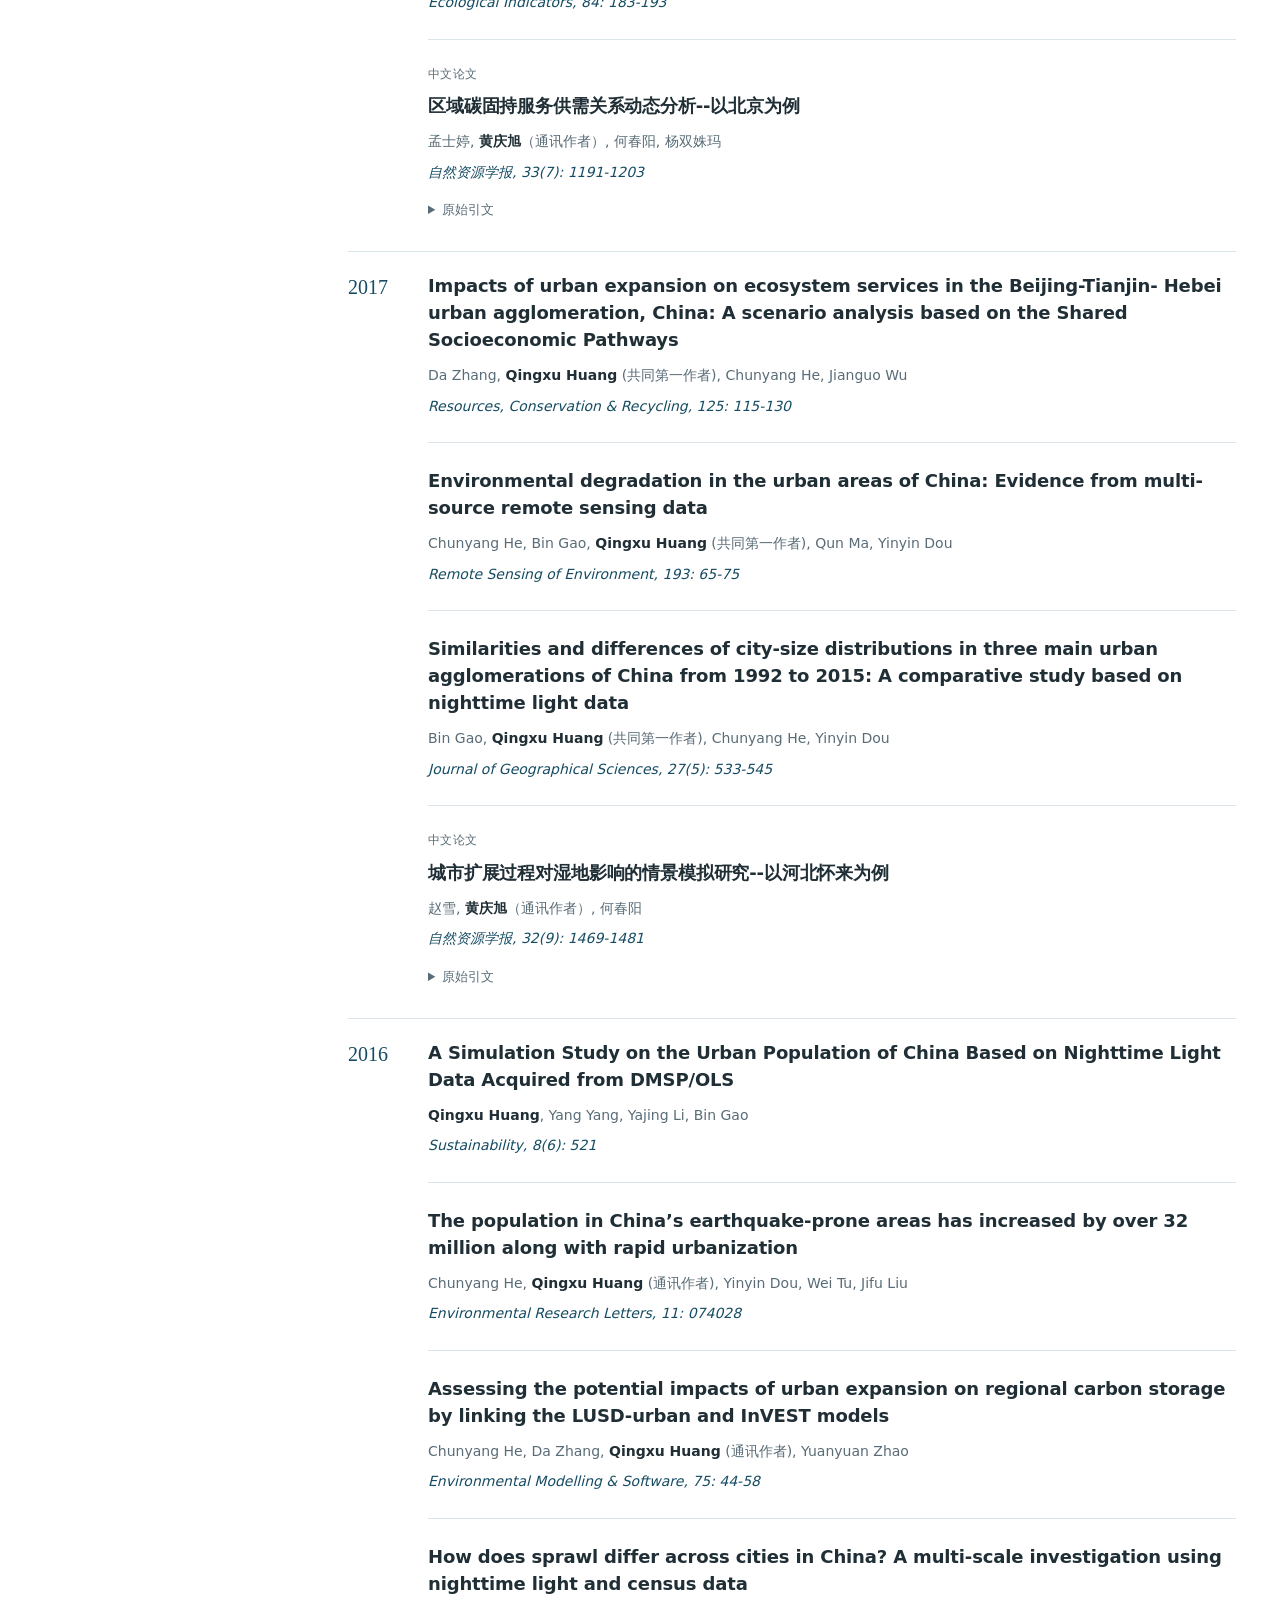
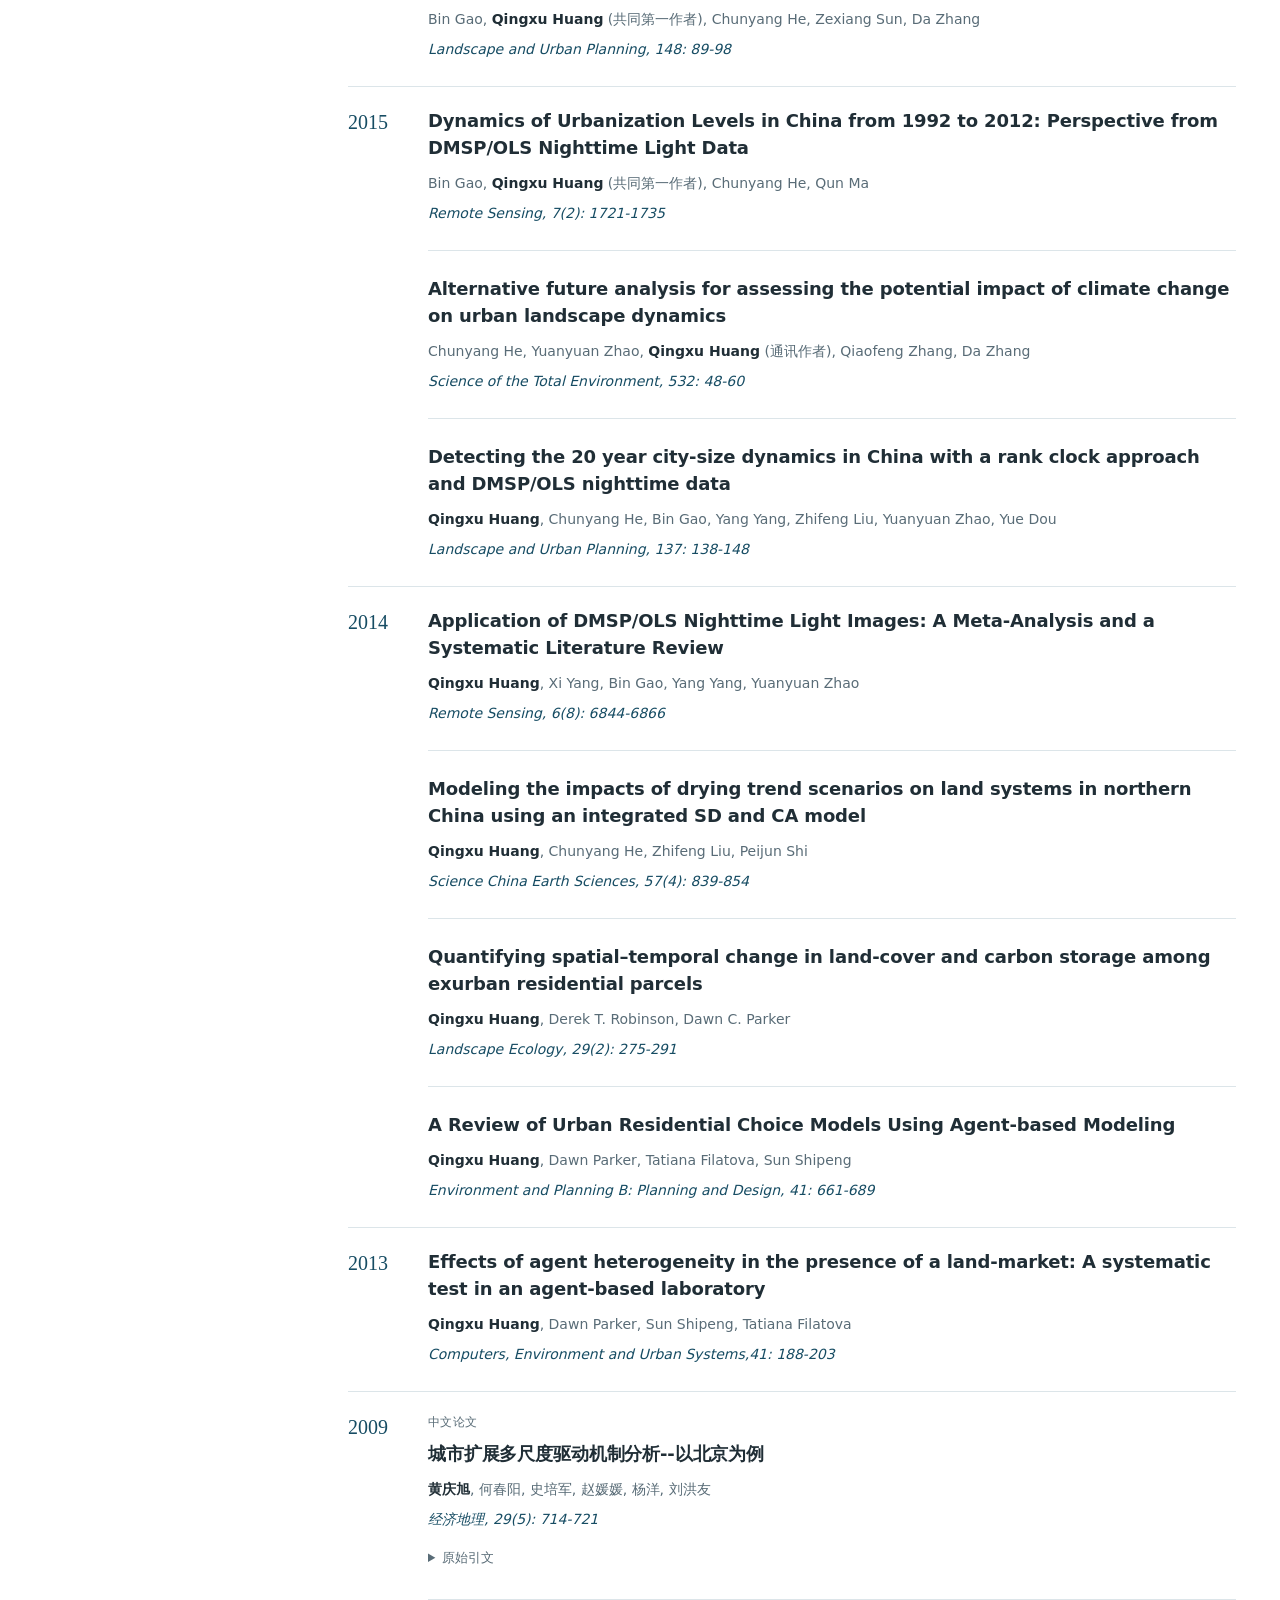
<file: zh/publications.html>
<!doctype html>
<html lang="zh-CN"><head>
<meta charset="utf-8"><meta name="viewport" content="width=device-width,initial-scale=1">
<title>论文与著作 | 黄庆旭</title><meta name="description" content="学术论文、著作及其他科研成果。"><meta name="author" content="黄庆旭"><meta name="color-scheme" content="light">
<meta property="og:title" content="论文与著作 | 黄庆旭"><meta property="og:description" content="学术论文、著作及其他科研成果。"><meta property="og:type" content="website">
<link rel="alternate" hreflang="en" href="../publications.html"><link rel="alternate" hreflang="zh-CN" href="publications.html">
<link rel="icon" type="image/svg+xml" href="../assets/favicon.svg">
<link rel="stylesheet" href="../assets/style.css">
<script>document.documentElement.classList.add('js')</script>
<script src="../assets/site.js" defer></script>
<script type="application/ld+json">{"@context":"https://schema.org","@type":"Person","name":"黄庆旭","jobTitle":"教授","affiliation":{"@type":"CollegeOrUniversity","name":"北京师范大学"},"sameAs":["https://orcid.org/0000-0003-4902-716X","https://www.researchgate.net/profile/Qingxu-Huang","https://scholar.google.com/citations?user=uOxCebIAAAAJ","https://geot.bnu.edu.cn/Public/htm/news/5/304.html"]}</script></head><body>
<a class="skip-link" href="#main">跳到正文</a><header class="site-header"><div class="header-inner">
<a class="brand" href="index.html"><span class="monogram" aria-hidden="true">QH</span><span>黄庆旭</span></a>
<nav class="primary-nav" id="primary-nav" aria-label="主导航"><a href="index.html">个人简介</a><a href="research.html">研究项目</a><a href="publications.html" aria-current="page">论文著作</a><a href="teaching.html">教学招生</a><a href="service.html">学术服务</a><a href="group.html">学生培养</a></nav>
<nav class="language-switch" aria-label="语言切换"><a data-language="en" lang="en" href="../publications.html">EN</a><span class="language-divider" aria-hidden="true">/</span><span aria-current="true" lang="zh-CN">中文</span></nav>
<button class="menu-button" type="button" aria-expanded="false" aria-controls="primary-nav" aria-label="菜单"><span aria-hidden="true">☰</span></button></div></header>
<div class="layout"><aside class="profile" aria-label="个人资料与联系方式"><img class="portrait" src="../assets/portrait.jpg" width="170" height="255" alt="黄庆旭" decoding="async"><div class="profile-title"><h2>黄庆旭</h2><p class="role">教授</p></div><div class="affiliation"><p>自然资源学院<br>地理科学学部</p><a href="https://www.bnu.edu.cn/">北京师范大学</a></div><ul class="contact-list"><li><span aria-hidden="true">✉</span><a href="mailto:qxhuang%40bnu.edu.cn">qxhuang [at] bnu.edu.cn</a></li><li><span aria-hidden="true">⌖</span>中国 · 北京</li><li><a href="https://orcid.org/0000-0003-4902-716X" target="_blank" rel="noopener noreferrer">ORCID<span class="external" aria-hidden="true">↗</span></a></li><li><a href="https://www.researchgate.net/profile/Qingxu-Huang" target="_blank" rel="noopener noreferrer">ResearchGate<span class="external" aria-hidden="true">↗</span></a></li><li><a href="https://scholar.google.com/citations?user=uOxCebIAAAAJ" target="_blank" rel="noopener noreferrer">Google Scholar<span class="external" aria-hidden="true">↗</span></a></li><li><a href="https://geot.bnu.edu.cn/Public/htm/news/5/304.html" target="_blank" rel="noopener noreferrer">学校个人主页<span class="external" aria-hidden="true">↗</span></a></li></ul></aside>
<main id="main" tabindex="-1"><div class="page-heading"><h1>论文与著作</h1></div><nav class="page-toc" aria-label="本页目录"><a href="#first">第一作者／共同第一作者／通讯作者</a><a href="#coauthored">其他合作论文</a><a href="#books">著作与章节</a><a href="#ip">知识产权</a></nav><p class="note">年份依资料列示；论文保留其原始发表语言的题名。原始引文可展开核对。</p><section id="first"><div class="section-heading"><h2>第一作者／共同第一作者／通讯作者</h2></div><div class="year-group"><h3 class="year-heading">2026</h3><ol class="paper-list"><li class="paper"><div class="paper-meta"><span>2026</span></div><h3>Dual-constraint spatial planning unlocks proactive blue carbon expansion across China’s coastlines</h3><p class="authors">Yang Xu, Tianci Gu, Feng Xu, Lu Xing, Guangqing Chi, Ruibo Qiu, Chunyang He, Yangfan Li, <strong>Qingxu Huang</strong> (通讯作者)</p><p class="journal">Environmental Science and Ecotechnology, 34, 100771</p></li><li class="paper"><div class="paper-meta"><span>2026</span></div><h3>Strengthening international cooperation has a catalytic impact on global Sustainable Development Goals</h3><p class="authors">Ziwen Liu, Zheng Wan, Xiaoyu Duan, <strong>Qingxu Huang</strong> (通讯作者), Chunyang He, Deqi Zheng, Xinhao Pan, Zhenci Xu, Delin Fang, Chengfang Huang, Brett A. Bryan</p><p class="journal">Geography and Sustainability, 100545</p></li><li class="paper"><div class="paper-meta"><span>2026</span></div><h3>Investigating the effects of three-dimensional building morphology on urban bird diversity: Evidence from 77 cities in China</h3><p class="authors">Guoliang Zhu, <strong>Qingxu Huang</strong> (通讯作者), Zhengkai Zhang, Zhaonan Li, Yiming Hou, Tianci Gu, Wenzhen Wang</p><p class="journal">Avian Research, 100427</p></li><li class="paper"><div class="paper-meta"><span>2026</span></div><h3>Decoding the metacoupling roles of Science and Technology Backyards in promoting sustainability of complex social-ecological systems</h3><p class="authors">Yansong Bai, <strong>Qingxu Huang</strong> (通讯作者), Xiaobo Hua, Xuening Fang, Yinghao Tian, Chunyang He, Yihan Zhou, Xu Han</p><p class="journal">Ecological Frontiers, 47(X): 1−15</p></li><li class="paper"><div class="paper-meta"><span>2026</span></div><h3><a href="https://doi.org/10.1080/13504509.2026.2715132" target="_blank" rel="noopener noreferrer">Evaluating the dual effects of 1,399 protected areas in China leveraging propensity score matching and difference in differences methods<span class="external" aria-hidden="true">↗</span></a></h3><p class="authors">Yizhou Xie, Tianci Gu, Shiyu Zhang, Wenzhen Wang, Qiang Ren, <strong>Qingxu Huang</strong> (通讯作者)</p><p class="journal">International Journal of Sustainable Development &amp; World Ecology</p><a class="doi" href="https://doi.org/10.1080/13504509.2026.2715132" target="_blank" rel="noopener noreferrer">DOI: 10.1080/13504509.2026.2715132 ↗</a></li><li class="paper"><div class="paper-meta"><span>2026</span></div><h3>Urbanization and nonlinear cropland footprint trajectories of food consumption in China: Decomposition analysis and SSP-based projections</h3><p class="authors">Tianci Gu, Jasper van Vliet, Taiyang Zhong, Ting Luo, Chunyang He, Dongjie Guan, Xinxian Qi, Yizhou Xie, Jiasheng Wang, Yihao Li, Kaihong Yue, Liwei Liu, <strong>Qingxu Huang</strong> (通讯作者)</p><p class="journal">Environmental Impact Assessment Review, 122: 108631</p></li><li class="paper"><div class="paper-meta"><span>2026</span></div><h3><a href="https://doi.org/10.1021/acs.est.5c17915" target="_blank" rel="noopener noreferrer">Lifesaving Cooling Effect: Spatially Explicit Scaling Up Urban Green Coverage to Avert Heat-Related Mortality across China<span class="external" aria-hidden="true">↗</span></a></h3><p class="authors">Jiayu Wu, Jiamin Xia, <strong>Qingxu Huang</strong> (通讯作者), Yijin Wang, Kaiwen Liu, David Rojas-Rueda, Peng Yin, Brett A. Bryan</p><p class="journal">Environmental Science &amp; Technology, 60(22): 15586-15601</p><a class="doi" href="https://doi.org/10.1021/acs.est.5c17915" target="_blank" rel="noopener noreferrer">DOI: 10.1021/acs.est.5c17915 ↗</a></li><li class="paper"><div class="paper-meta"><span>2026</span></div><h3>A systematic literature review on sustainability assessment of protected areas</h3><p class="authors">Lei Wang, Xu Han, Guoliang Zhu, Zheng Wan, Yang Xu, Huihui Zhou, Xiaotong Zhang, <strong>Qingxu Huang</strong> (通讯作者)</p><p class="journal">Transactions in Earth, Environment, and Sustainability, 3(3-4): 119-142</p></li><li class="paper"><div class="paper-meta"><span>2026</span></div><h3>Unraveling the spatiotemporal dynamics of intergenerational carbon inequality in the context of China's aging population</h3><p class="authors">Zheng Wan, <strong>Qingxu Huang</strong> (通讯作者), Ling Zhang, Penghui Li, Wenzhen Wang, Ziliang Zhao</p><p class="journal">Journal of Cleaner Production, 542: 147573</p></li></ol></div><div class="year-group"><h3 class="year-heading">2025</h3><ol class="paper-list"><li class="paper"><div class="paper-meta"><span>2025</span></div><h3>Disparities of long term urban expansion over 7000 cities globally: Insights combining two-dimensional urban area and the three-dimensional urban building volume</h3><p class="authors">Yiming Hou, <strong>Qingxu Huang</strong> (通讯作者), Tianci Gu, Guoliang Zhu, Yihan Zhou, Kaihong Yue, Shiyu Zhang, Chunyang He</p><p class="journal">Environmental Impact Assessment Review, 117: 108218</p></li><li class="paper"><div class="paper-meta"><span>2025</span></div><h3>Dynamics of the water‒energy‒cropland nexus in China from 2007 to 2017: Implications for the dual circulation strategy</h3><p class="authors">Ziwen Liu, Xiaoyu Duan, Deqi Zheng, <strong>Qingxu Huang</strong> (通讯作者), Shiyu Zhang</p><p class="journal">Sustainable Futures, 10: 101415</p></li><li class="paper"><div class="paper-meta"><span>2025</span></div><h3>Do perceived and calculated ecosystem services affect residents’ human well-being differently? ——A comparison study in the Guanting Reservoir basin, China</h3><p class="authors">Yansong Bai, Peiyuan Chen, Qun Ma, Xiao Sun, Luis Inostroza, <strong>Qingxu Huang</strong> (通讯作者), Yuchen Zhou, Yihan Zhou, Ling Zhang</p><p class="journal">Applied Geography, 184: 103765</p></li><li class="paper"><div class="paper-meta"><span>2025</span></div><h3>Urban environmental quality of shrinking cities in China improved less than that of non-shrinking cites during 2000-2020: A quantitative comparison based on propensity score matching method</h3><p class="authors">Kaihong Yue, Kang Wu, <strong>Qingxu Huang</strong> (通讯作者), Yijin Wang, Tianci Gu, Yiming Hou, Xingyun Feng, Shiyu Zhang, Yizhou Xie, Jiasheng Wang</p><p class="journal">Sustainable Cities and Society, 131: 106759</p></li><li class="paper"><div class="paper-meta"><span>2025</span></div><h3><a href="https://doi.org/10.1038/s42949-025-00251-7" target="_blank" rel="noopener noreferrer">Does people oriented urbanization catch up with land and population urbanization<span class="external" aria-hidden="true">↗</span></a></h3><p class="authors">Tianci Gu, <strong>Qingxu Huang</strong> (通讯作者), Mingxing Chen, Chunyang He, Guoliang Zhu, Yiming Hou, Yihan Zhou, Kaihong Yue, Ming Zhang, Shiyu Zhang, Yizhou Xie, Jiasheng Wang</p><p class="journal">npj Urban Sustainability, 5: 61</p><a class="doi" href="https://doi.org/10.1038/s42949-025-00251-7" target="_blank" rel="noopener noreferrer">DOI: 10.1038/s42949-025-00251-7 ↗</a></li><li class="paper"><div class="paper-meta"><span>2025</span></div><h3><a href="https://doi.org/10.1080/13504509.2025.2527118" target="_blank" rel="noopener noreferrer">Subnational protected areas in China experienced disproportional increases in anthropogenic activities from 2000 to 2020<span class="external" aria-hidden="true">↗</span></a></h3><p class="authors">Shiyu Zhang, Tianci Gu, Zhonghui Wang, Xuanqi Hu, Qiang Ren,Yizhou Xie, Jiasheng Wang, <strong>Qingxu Huang</strong> (通讯作者)</p><p class="journal">International Journal of Sustainable Development &amp; World Ecology</p><a class="doi" href="https://doi.org/10.1080/13504509.2025.2527118" target="_blank" rel="noopener noreferrer">DOI: 10.1080/13504509.2025.2527118 ↗</a></li><li class="paper"><div class="paper-meta"><span>2025</span></div><h3>Relocation for improved ecosystem service and human wellbeing? Evidence from Fuping, Hebei, China</h3><p class="authors">Pengxin Wu, Mingyao Liu, Mingze Zheng, Chuan Liao, Xiaobo Hua, Ding Fei, Yansong Bai, Yuchen Zhou, Yihan Zhou, <strong>Qingxu Huang</strong> (通讯作者)</p><p class="journal">Journal of Geographical Sciences, 35(7): 1556-1574</p></li><li class="paper"><div class="paper-meta"><span>2025</span></div><h3>The Differentiated Impacts of Interprovincial Trade on Achieving Nine Environment-Related SDGs in China</h3><p class="authors">Xiaoyu Duan, <strong>Qingxu Huang</strong> (通讯作者), Ziwen Liu, Ling Zhang, Penghui Li, Chunyang He, Delin Fang, Zhenci Xu, Yihao Li</p><p class="journal">Environmental and Sustainability Indicators, 25: 100589</p></li><li class="paper"><div class="paper-meta"><span>2025</span></div><h3>Spatio-temporal dynamics of building carbon emissions via a GIS-LCA integrated framework</h3><p class="authors">Zheng Wan, Tianci Gu, Xuechao Wang, Shiyu Zhang, Yizhou Xie, Ling Zhang, <strong>Qingxu Huang</strong> (通讯作者)</p><p class="journal">Transactions in Earth, Environment, and Sustainability, 2(2): 67-89</p></li><li class="paper"><div class="paper-meta"><span>2025</span></div><h3>A bibliographic review of the relationship between ecosystem services and human well‑being</h3><p class="authors">Yuchen Zhou, <strong>Qingxu Huang</strong> (通讯作者), Chunyang He, Peiyuan Chen, Dan Yin, Yihan Zhou, Yansong Bai</p><p class="journal">Environment, Development and Sustainability, 27: 25965-25992</p></li><li class="paper"><div class="paper-meta"><span>2025</span><span>中文论文</span></div><h3>京津冀城市群PM2.5浓度的时空动态及驱动机制分析研究</h3><p class="authors">肖睿，<strong>黄庆旭</strong>（通讯作者），于佳睿， 王艺锦， 眭颖菲， 郭文达</p><p class="journal">中国科学院大学学报.</p><details class="original"><summary>原始引文</summary><p lang="zh-CN">肖睿，黄庆旭（通讯作者），于佳睿， 王艺锦， 眭颖菲， 郭文达，2025 京津冀城市群PM2.5浓度的时空动态及驱动机制分析研究， 中国科学院大学学报.</p></details></li><li class="paper"><div class="paper-meta"><span>2025</span><span>中文论文</span></div><h3>全球城镇化趋势及其对气候变化的影响</h3><p class="authors">何春阳，刘小平，王伟，<strong>黄庆旭</strong>（通讯作者），刘志锋，廖威林，朱国梁</p><p class="journal">地球科学进展, 40(6): 1-15.</p><details class="original"><summary>原始引文</summary><p lang="zh-CN">何春阳，刘小平，王伟，黄庆旭（通讯作者），刘志锋，廖威林，朱国梁，2025 全球城镇化趋势及其对气候变化的影响，地球科学进展, 40(6): 1-15.</p></details></li><li class="paper"><div class="paper-meta"><span>2025</span><span>中文论文</span></div><h3>科教融合下的城市景观可持续教学实践和创新研究</h3><p class="authors"><strong>黄庆旭</strong>，刘志锋，何春阳，白岩松，戚涛，陈沛媛</p><p class="journal">北京师范大学学报（自然科学版）, 61(1): 1-7.</p><details class="original"><summary>原始引文</summary><p lang="zh-CN">黄庆旭，刘志锋，何春阳，白岩松，戚涛，陈沛媛，2025 科教融合下的城市景观可持续教学实践和创新研究，北京师范大学学报（自然科学版）, 61(1): 1-7.</p></details></li><li class="paper"><div class="paper-meta"><span>2025</span><span>中文论文</span></div><h3>北京师范大学自然资源学科建设亮点论文</h3><p class="authors">杜恩在，何春阳，<strong>黄庆旭</strong>（通讯作者），刘志锋，江源，吴秀臣，于德永</p><p class="journal">北京师范大学学报（自然科学版）, 61(1): 1-10.</p><details class="original"><summary>原始引文</summary><p lang="zh-CN">杜恩在，何春阳，黄庆旭（通讯作者），刘志锋，江源，吴秀臣，于德永，2025 北京师范大学自然资源学科建设亮点论文，北京师范大学学报（自然科学版）, 61(1): 1-10.</p></details></li><li class="paper"><div class="paper-meta"><span>2025</span><span>中文论文</span></div><h3>基于谷歌地球引擎平台的中国城市环境质量分区和分规模动态评估</h3><p class="authors">王艺锦，白岩松，岳铠鸿，谷天赐，朱国梁，<strong>黄庆旭</strong>（通讯作者）</p><p class="journal">厦门大学学报（自然科学版）, 64(3): 528-537.</p><details class="original"><summary>原始引文</summary><p lang="zh-CN">王艺锦，白岩松，岳铠鸿，谷天赐，朱国梁，黄庆旭（通讯作者），2025 基于谷歌地球引擎平台的中国城市环境质量分区和分规模动态评估, 厦门大学学报（自然科学版）, 64(3): 528-537.</p></details></li><li class="paper"><div class="paper-meta"><span>2025</span><span>中文论文</span></div><h3>从生态系统服务到决策的过程链: 基于671篇中文文献的分析</h3><p class="authors">陈沛媛, <strong>黄庆旭</strong>（通讯作者）, 何春阳，张金茜, 周昱辰, 白岩松</p><p class="journal">中国科学院大学学报, 42(4): 461-471.</p><details class="original"><summary>原始引文</summary><p lang="zh-CN">陈沛媛, 黄庆旭（通讯作者）, 何春阳，张金茜, 周昱辰, 白岩松, 2025 从生态系统服务到决策的过程链: 基于671篇中文文献的分析, 中国科学院大学学报, 42(4): 461-471.</p></details></li></ol></div><div class="year-group"><h3 class="year-heading">2024</h3><ol class="paper-list"><li class="paper"><div class="paper-meta"><span>2024</span></div><h3>Perceived ecosystem services differ substantially from calculated services using biophysical models</h3><p class="authors">Peiyuan Chen, Yuchen Zhou, Yansong Bai, Yihan Zhou, Luis Inostroza, Xiao Sun, Lumeng Liu, <strong>Qingxu Huang</strong> (通讯作者), Pengxin Wu, Cheng Liu</p><p class="journal">Landscape Ecology, 39: 170</p></li><li class="paper"><div class="paper-meta"><span>2024</span></div><h3>Measuring virtual flows of ecosystem services embedded in traded goods across an urban agglomeration in China</h3><p class="authors">Ling Zhang, <strong>Qingxu Huang</strong> (通讯作者), Jiangxiao Qiu, Chuan Liao, Ziwen Liu, Chunyang He, Yansong Bai, Peiyuan Chen, Yuchen Zhou, Yimeng Liu, Brett A. Bryan</p><p class="journal">Ecosystem Services, 69: 101651</p></li><li class="paper"><div class="paper-meta"><span>2024</span></div><h3>Residents’ perceptions of ecosystem services in an urbanizing basin: A case study in the Guanting Reservoir basin, China</h3><p class="authors">Yansong Bai, <strong>Qingxu Huang</strong> (通讯作者), Luis Inostroza, Haoran Xu, Dan Yin, Ziwen Liu, Ling Zhang, Fangjin Xu</p><p class="journal">Geography and Sustainability, 5(3): 430-444</p></li><li class="paper"><div class="paper-meta"><span>2024</span></div><h3><a href="https://doi.org/10.1080/15481603.2024.2351262" target="_blank" rel="noopener noreferrer">Spatiotemporal dynamics of urban sprawl in China from 2000 to 2020<span class="external" aria-hidden="true">↗</span></a></h3><p class="authors">Yiming Hou, <strong>Qingxu Huang</strong> (通讯作者), Qiang Ren, Tianci Gu,Yihan Zhou, Pengxin Wu, Yuxiang Fan, Guoliang Zhu</p><p class="journal">GIScience &amp; Remote Sensing, 61(1): 2351262</p><a class="doi" href="https://doi.org/10.1080/15481603.2024.2351262" target="_blank" rel="noopener noreferrer">DOI: 10.1080/15481603.2024.2351262 ↗</a></li><li class="paper"><div class="paper-meta"><span>2024</span></div><h3>Urban land expanded closer to protected areas in China: a three decade investigation over 2622 protected areas</h3><p class="authors">Mingzhe Liu, Qiang Ren, Cheng Liu, Weichen Zhang, Chen Song, Peiyuan Chen, <strong>Qingxu Huang</strong> (通讯作者)</p><p class="journal">International Journal of Sustainable Development &amp; World Ecology, 31(5) 578-592</p></li><li class="paper"><div class="paper-meta"><span>2024</span></div><h3>Seasonal variations in ecosystem service supply and demand based on the SWAT model: A case study in the Guanting Reservoir Basin, China</h3><p class="authors">Yihan Zhou, <strong>Qingxu Huang</strong> (通讯作者), Pengxin Wu, Yiming Hou, Yuchen Zhou, Peiyuan Chen, Xiaoyu Duan</p><p class="journal">Ecological Indicators, 158: 111552</p></li><li class="paper"><div class="paper-meta"><span>2024</span><span>中文论文</span></div><h3><a href="https://doi.org/10.12202/j.0476-0301.2023097" target="_blank" rel="noopener noreferrer">基于多源遥感数据的京津冀城市群城市环境动态评估<span class="external" aria-hidden="true">↗</span></a></h3><p class="authors">朱国梁, <strong>黄庆旭</strong>（通讯作者）, 段晓宇, 侯怡鸣, 刘茗哲</p><p class="journal">北京师范大学学报（自然科学版）, 60(3): 427-437. doi: 10.12202/j.0476-0301.2023097</p><a class="doi" href="https://doi.org/10.12202/j.0476-0301.2023097" target="_blank" rel="noopener noreferrer">DOI: 10.12202/j.0476-0301.2023097 ↗</a><details class="original"><summary>原始引文</summary><p lang="zh-CN">朱国梁, 黄庆旭（通讯作者）, 段晓宇, 侯怡鸣, 刘茗哲, 2024 基于多源遥感数据的京津冀城市群城市环境动态评估, 北京师范大学学报（自然科学版）, 60(3): 427-437. doi: 10.12202/j.0476-0301.2023097</p></details></li></ol></div><div class="year-group"><h3 class="year-heading">2023</h3><ol class="paper-list"><li class="paper"><div class="paper-meta"><span>2023</span></div><h3>Simulating the dynamics of urban land quantity in China from 2020 to 2070 under the Shared Socioeconomic Pathways</h3><p class="authors">Yiming Hou, Yiyu Li, Jian Li, <strong>Qingxu Huang</strong> (通讯作者), Xiaoyu Duan, Xingyun Feng, Guoliang Zhu</p><p class="journal">Applied Geography, 159: 103094</p></li><li class="paper"><div class="paper-meta"><span>2023</span></div><h3><a href="https://doi.org/10.1038/s41467-023-40908-4" target="_blank" rel="noopener noreferrer">The challenge of population aging for mitigating deaths from PM2.5 air pollution in China<span class="external" aria-hidden="true">↗</span></a></h3><p class="authors">Fangjin Xu, <strong>Qingxu Huang</strong> (通讯作者), Huanbi Yue, Xingyun Feng, Haoran Xu, Chunyang He, Peng Yin, Brett A. Bryan</p><p class="journal">Nature Communications, 14(1), 5222</p><a class="doi" href="https://doi.org/10.1038/s41467-023-40908-4" target="_blank" rel="noopener noreferrer">DOI: 10.1038/s41467-023-40908-4 ↗</a></li><li class="paper"><div class="paper-meta"><span>2023</span></div><h3>Relationships between urban expansion and socioenvironmental indicators across multiple scales of watersheds: a case study among watersheds running through China</h3><p class="authors">Xinyu Zhou, Wenshuo Peng, Yichen Guo, Peiyuan Chen, Qiang Ren, Xingyun Feng, Pengxin Wu, <strong>Qingxu Huang</strong> (通讯作者)</p><p class="journal">Environmental Science and Pollution Research, 30: 75752-75767</p></li><li class="paper"><div class="paper-meta"><span>2023</span></div><h3>Dynamics of Urban Land per Capita in China from 2000 to 2016</h3><p class="authors">Yiyu Li, <strong>Qingxu Huang</strong> (通讯作者), Ling Zhang, Jian Li, Yingfei Sui, Weichen Zhang</p><p class="journal">Land, 12: 49</p></li><li class="paper"><div class="paper-meta"><span>2023</span></div><h3>Comparing the three-dimensional morphologies of urban buildings along the urban-rural gradients of 91 cities in China</h3><p class="authors">Kaixin Li, Yiyu Li, Xinyi Yang, Xiaoshuang Liu, <strong>Qingxu Huang</strong> (通讯作者)</p><p class="journal">Cities, 133: 104123</p></li><li class="paper"><div class="paper-meta"><span>2023</span><span>中文论文</span></div><h3><a href="https://doi.org/10.12202/j.0476-0301.2022162" target="_blank" rel="noopener noreferrer">中国建成区植被变绿趋势识别及对比分析<span class="external" aria-hidden="true">↗</span></a></h3><p class="authors">段晓宇, <strong>黄庆旭</strong>（通讯作者）, 白岩松, 冯星云, 周轶晗</p><p class="journal">北京师范大学学报（自然科学版）, 59(2): 206-217. doi: 10.12202/j.0476-0301.2022162</p><a class="doi" href="https://doi.org/10.12202/j.0476-0301.2022162" target="_blank" rel="noopener noreferrer">DOI: 10.12202/j.0476-0301.2022162 ↗</a><details class="original"><summary>原始引文</summary><p lang="zh-CN">段晓宇, 黄庆旭（通讯作者）, 白岩松, 冯星云, 周轶晗, 2023 中国建成区植被变绿趋势识别及对比分析, 北京师范大学学报（自然科学版）, 59(2): 206-217. doi: 10.12202/j.0476-0301.2022162</p></details></li></ol></div><div class="year-group"><h3 class="year-heading">2022</h3><ol class="paper-list"><li class="paper"><div class="paper-meta"><span>2022</span></div><h3>The varying roles of ecosystem services in poverty alleviation among rural households in urbanizing watersheds</h3><p class="authors">Dan Yin, <strong>Qingxu Huang</strong> (通讯作者), Chunyang He, Xiaobo Hua, Chuan Liao, Luis Inostroza, Ling Zhang, Yansong Bai</p><p class="journal">Landscape Ecology, 37: 1673-1692</p></li><li class="paper"><div class="paper-meta"><span>2022</span></div><h3>Updating global urbanization projections under the Shared Socioeconomic Pathways</h3><p class="authors">Shiyin Chen, <strong>Qingxu Huang</strong> (通讯作者), Raya Muttarak, Jiayi Fang, Tao Liu, Chunyang He, Ziwen Liu, Lei Zhu</p><p class="journal">Scientific Data, 9: 137</p></li><li class="paper"><div class="paper-meta"><span>2022</span></div><h3>Developing a method for assessing environmental sustainability based on the Google Earth Engine platform</h3><p class="authors">Xianwang Xia, Chentai Jiao, Shixiong Song, Ling Zhang, Xingyun Feng, <strong>Qingxu Huang</strong> (通讯作者)</p><p class="journal">Environmental Science and Pollution Research, 29: 57437–57452</p></li><li class="paper"><div class="paper-meta"><span>2022</span><span>中文论文</span></div><h3>基于生态系统服务参与式制图的“三生”空间布局——以白洋淀流域为例</h3><p class="authors">周昱辰, 尹丹, <strong>黄庆旭</strong>（通讯作者）, 张玲, 白岩松</p><p class="journal">自然资源学报, 37(8): 1988-2003.</p><details class="original"><summary>原始引文</summary><p lang="zh-CN">周昱辰, 尹丹, 黄庆旭（通讯作者）, 张玲, 白岩松, 2022 基于生态系统服务参与式制图的“三生”空间布局——以白洋淀流域为例, 自然资源学报, 37(8): 1988-2003.</p></details></li><li class="paper"><div class="paper-meta"><span>2022</span><span>中文论文</span></div><h3><a href="https://doi.org/10.5846/stxb202107101858" target="_blank" rel="noopener noreferrer">结合生态系统服务供需和人类福祉的区域规划<span class="external" aria-hidden="true">↗</span></a></h3><p class="authors">周新宇, 孟士婷, <strong>黄庆旭</strong>（通讯作者）, 张瀚, 杨梦露,焦晨泰</p><p class="journal">生态学报, doi: 10.5846/stxb202107101858</p><a class="doi" href="https://doi.org/10.5846/stxb202107101858" target="_blank" rel="noopener noreferrer">DOI: 10.5846/stxb202107101858 ↗</a><details class="original"><summary>原始引文</summary><p lang="zh-CN">周新宇, 孟士婷, 黄庆旭（通讯作者）, 张瀚, 杨梦露,焦晨泰, 2022 结合生态系统服务供需和人类福祉的区域规划, 生态学报, doi: 10.5846/stxb202107101858</p></details></li></ol></div><div class="year-group"><h3 class="year-heading">2021</h3><ol class="paper-list"><li class="paper"><div class="paper-meta"><span>2021</span></div><h3>A Global Analysis of the Relationship Between Urbanization and Fatalities in Earthquake-Prone Areas</h3><p class="authors">Chunyang He, <strong>Qingxu Huang</strong> (通讯作者), Xuemei Bai, Derek Robinson, Peijun Shi, Yinyin Dou, Bo Zhao, Jubo Yan, Qiang Zhang, Fangjin Xu, James Daniell</p><p class="journal">International Journal of Disaster Risk Science, 12: 805-820</p></li><li class="paper"><div class="paper-meta"><span>2021</span></div><h3><a href="https://doi.org/10.1029/2021EF002062" target="_blank" rel="noopener noreferrer">Patterns and Distributions of Urban Expansion in Global Watersheds<span class="external" aria-hidden="true">↗</span></a></h3><p class="authors"><strong>Qingxu Huang</strong>, Han Zhang, Jasper van Vliet, Qiang Ren, Raymond Yu Wang, Shiqiang Du, Zhifeng Liu, Chunyang He</p><p class="journal">Earth's Future, 9(8): e2021EF002062</p><a class="doi" href="https://doi.org/10.1029/2021EF002062" target="_blank" rel="noopener noreferrer">DOI: 10.1029/2021EF002062 ↗</a></li><li class="paper"><div class="paper-meta"><span>2021</span></div><h3>Assessing the dynamics of sustainability for social-ecological systems based on the adaptive cycle framework: A case study in the Beijing-Tianjin-Hebei urban agglomeration</h3><p class="authors">Ling Zhang, <strong>Qingxu Huang</strong> (通讯作者), Chunyang He, Huanbi Yue, Quanbo Zhao</p><p class="journal">Sustainable Cities and Society, 3:102899</p></li><li class="paper"><div class="paper-meta"><span>2021</span></div><h3>Water-energy nexus within urban agglomeration: An assessment framework combining the multiregional input-output model, virtual water, and embodied energy</h3><p class="authors">Ziwen Liu, <strong>Qingxu Huang</strong> (通讯作者), Chunyang He, Changbo Wang, Yihang Wang, Kaixin Li</p><p class="journal">Resources, Conservation &amp; Recycling, 164C: 105113</p></li><li class="paper"><div class="paper-meta"><span>2021</span><span>中文论文</span></div><h3>基于Google Earth Engine平台的官厅水库流域开放水体动态研究</h3><p class="authors">焦晨泰, 宋世雄, <strong>黄庆旭</strong>（通讯作者）, 夏显旺, 张颖</p><p class="journal">北京师范大学学报（自然科学版）</p><details class="original"><summary>原始引文</summary><p lang="zh-CN">焦晨泰, 宋世雄, 黄庆旭（通讯作者）, 夏显旺, 张颖, 2021 基于Google Earth Engine平台的官厅水库流域开放水体动态研究, 北京师范大学学报（自然科学版）</p></details></li></ol></div><div class="year-group"><h3 class="year-heading">2020</h3><ol class="paper-list"><li class="paper"><div class="paper-meta"><span>2020</span></div><h3>The occupation of cropland by global urban expansion from 1992 to 2016 and its implications</h3><p class="authors"><strong>Qingxu Huang</strong>, Ziwen Liu, Chunyang He, Siyuan Gou, Yansong Bai, Yihang Wang, Miaogen Shen</p><p class="journal">Environmental Research Letters, 15: 084037</p></li><li class="paper"><div class="paper-meta"><span>2020</span></div><h3>Reexamining the relationship between urbanization and pollutant emissions in China based on the STIRPAT model</h3><p class="authors">Fangjin Xu, <strong>Qingxu Huang</strong> (通讯作者), Huanbi Yue, Chunyang He, Changbo Wang, Han Zhang</p><p class="journal">Journal of Environmental Management, 273: 111134</p></li><li class="paper"><div class="paper-meta"><span>2020</span></div><h3>Matches and mismatches between the supply of and demand for cultural ecosystem services in rapidly urbanizing watersheds: A case study in the Guanting Reservoir basin, China</h3><p class="authors">Shiting Meng, <strong>Qingxu Huang</strong> (通讯作者), Ling Zhang, Chunyang He, Luis Inostroza, Yansong Bai, Dan Yin</p><p class="journal">Ecosystem services, 45: 101156</p></li><li class="paper"><div class="paper-meta"><span>2020</span></div><h3>Identifying urban haze islands and extracting their spatial features</h3><p class="authors">Lei Zhu, <strong>Qingxu Huang</strong> (通讯作者), Qiang Ren, Huanbi Yue, Chentai Jiao, Chunyang He</p><p class="journal">Ecological Indicators, 115: 106385</p></li><li class="paper"><div class="paper-meta"><span>2020</span></div><h3>Linking ecosystem services and subjective well-being in rapidly urbanizing watersheds: Insights from a multilevel linear model</h3><p class="authors"><strong>Qingxu Huang</strong>, Dan Yin, Chunyang He, Jubo Yan, Ziwen Liu, Shiting Meng, Qiang Ren, Rui Zhao, Luis Inostroza</p><p class="journal">Ecosystem Services, 43: 101106</p></li><li class="paper"><div class="paper-meta"><span>2020</span><span>中文论文</span></div><h3>基于位序钟的成渝城市群城市位序—规模动态分析</h3><p class="authors">韩剑萍, <strong>黄庆旭</strong>（通讯作者）, 何春阳, 朱磊, 苟思远</p><p class="journal">经济地理, 40(12): 48-55</p><details class="original"><summary>原始引文</summary><p lang="zh-CN">韩剑萍, 黄庆旭（通讯作者）, 何春阳, 朱磊, 苟思远, 2020 基于位序钟的成渝城市群城市位序—规模动态分析, 经济地理, 40(12): 48-55</p></details></li><li class="paper"><div class="paper-meta"><span>2020</span><span>中文论文</span></div><h3>中国地震灾害管理政策的演变——基于1949-2018年法律法规文件的计量分析</h3><p class="authors">张玲, <strong>黄庆旭</strong>（通讯作者）, 任强，何春阳, 刘吉夫, 白岩松</p><p class="journal">自然灾害学报, 29(5): 11-23</p><details class="original"><summary>原始引文</summary><p lang="zh-CN">张玲, 黄庆旭（通讯作者）, 任强，何春阳, 刘吉夫, 白岩松, 2020 中国地震灾害管理政策的演变——基于1949-2018年法律法规文件的计量分析, 自然灾害学报, 29(5): 11-23</p></details></li><li class="paper"><div class="paper-meta"><span>2020</span><span>中文论文</span></div><h3>基于大数据的流空间研究进展</h3><p class="authors">杨延杰, 尹丹, 刘紫玟, <strong>黄庆旭</strong>（通讯作者）, 何春阳, 吴康</p><p class="journal">地理科学进展, 39(8): 1397-1411</p><details class="original"><summary>原始引文</summary><p lang="zh-CN">杨延杰, 尹丹, 刘紫玟, 黄庆旭（通讯作者）, 何春阳, 吴康, 2020 基于大数据的流空间研究进展, 地理科学进展, 39(8): 1397-1411</p></details></li></ol></div><div class="year-group"><h3 class="year-heading">2019</h3><ol class="paper-list"><li class="paper"><div class="paper-meta"><span>2019</span></div><h3>Rapid Urban Land Expansion in Earthquake-Prone Areas of China</h3><p class="authors"><strong>Qingxu Huang</strong>, Shiting Meng, Chunyang He, Yinyin Dou, Qiang Zhang</p><p class="journal">International Journal of Disaster Risk Science, 10(1): 43-56</p></li><li class="paper"><div class="paper-meta"><span>2019</span></div><h3>Impacts of urban expansion on wetland ecosystem services in the context of hosting the Winter Olympics: a scenario simulation in the Guanting reservoir basin, China</h3><p class="authors"><strong>Qingxu Huang</strong>, Xue Zhao, Chunyang He, Dan Yin, Shiting Meng</p><p class="journal">Regional Environmental Change, 19: 2365–2379</p></li><li class="paper"><div class="paper-meta"><span>2019</span></div><h3>Assessing the Regional Sustainability of the Beijing-Tianjin-Hebei Urban Agglomeration from 2000 to 2015 Using the Human Sustainable Development Index</h3><p class="authors">Shiyin Chen, <strong>Qingxu Huang</strong> (通讯作者), Ziwen Liu, Shiting Meng, Dan Yin, Lei Zhu, Chunyang He</p><p class="journal">Sustainability, 11: 3160</p></li><li class="paper"><div class="paper-meta"><span>2019</span><span>中文论文</span></div><h3>成渝城市群近40年城市规模分布演变——基于K-S检验的滚动样本回归</h3><p class="authors">韩建萍, 苟思远, <strong>黄庆旭</strong>（通讯作者）, 何春阳, 朱磊</p><p class="journal">经济地理, 39(8): 59-67</p><details class="original"><summary>原始引文</summary><p lang="zh-CN">韩建萍, 苟思远, 黄庆旭（通讯作者）, 何春阳, 朱磊, 2019 成渝城市群近40年城市规模分布演变——基于K-S检验的滚动样本回归, 经济地理, 39(8): 59-67</p></details></li><li class="paper"><div class="paper-meta"><span>2019</span><span>中文论文</span></div><h3>1992—2016年京津冀城市群城市扩展过程和驱动分析</h3><p class="authors">朱磊, 陈诗音, 岳嘉琛, <strong>黄庆旭</strong>（通讯作者）, 杨双姝玛, 刘紫玟</p><p class="journal">北京师范大学学报（自然科学版）, 55(2): 291-298</p><details class="original"><summary>原始引文</summary><p lang="zh-CN">朱磊, 陈诗音, 岳嘉琛, 黄庆旭（通讯作者）, 杨双姝玛, 刘紫玟, 2019 1992—2016年京津冀城市群城市扩展过程和驱动分析, 北京师范大学学报（自然科学版）, 55(2): 291-298</p></details></li><li class="paper"><div class="paper-meta"><span>2019</span><span>中文论文</span></div><h3>生态系统服务在土地利用规划研究和应用中的进展——基于文献计量和文本分析法</h3><p class="authors">刘紫玟, 尹丹, <strong>黄庆旭</strong>（通讯作者）, 何春阳, 薛飞</p><p class="journal">地理科学进展, 38(2): 236-247</p><details class="original"><summary>原始引文</summary><p lang="zh-CN">刘紫玟, 尹丹, 黄庆旭（通讯作者）, 何春阳, 薛飞, 2019 生态系统服务在土地利用规划研究和应用中的进展——基于文献计量和文本分析法, 地理科学进展, 38(2): 236-247</p></details></li><li class="paper"><div class="paper-meta"><span>2019</span><span>中文论文</span></div><h3>中国建设用地空间格局分析</h3><p class="authors">杨双姝玛, <strong>黄庆旭</strong>（通讯作者）, 何春阳, 刘紫玟</p><p class="journal">地球信息科学学报, 21(2): 178-189</p><details class="original"><summary>原始引文</summary><p lang="zh-CN">杨双姝玛, 黄庆旭（通讯作者）, 何春阳, 刘紫玟, 2019 中国建设用地空间格局分析, 地球信息科学学报, 21(2): 178-189</p></details></li></ol></div><div class="year-group"><h3 class="year-heading">2018</h3><ol class="paper-list"><li class="paper"><div class="paper-meta"><span>2018</span></div><h3>Projecting the impacts of urban expansion on simultaneous losses of ecosystem services: A case study in Beijing, China</h3><p class="authors">Wenxuan Xie, <strong>Qingxu Huang</strong> (共同第一作者), Chunyang He, Xue Zhao</p><p class="journal">Ecological Indicators, 84: 183-193</p></li><li class="paper"><div class="paper-meta"><span>2018</span><span>中文论文</span></div><h3>区域碳固持服务供需关系动态分析--以北京为例</h3><p class="authors">孟士婷, <strong>黄庆旭</strong>（通讯作者）, 何春阳, 杨双姝玛</p><p class="journal">自然资源学报, 33(7): 1191-1203</p><details class="original"><summary>原始引文</summary><p lang="zh-CN">孟士婷, 黄庆旭（通讯作者）, 何春阳, 杨双姝玛, 2018 区域碳固持服务供需关系动态分析--以北京为例, 自然资源学报, 33(7): 1191-1203</p></details></li></ol></div><div class="year-group"><h3 class="year-heading">2017</h3><ol class="paper-list"><li class="paper"><div class="paper-meta"><span>2017</span></div><h3>Impacts of urban expansion on ecosystem services in the Beijing-Tianjin- Hebei urban agglomeration, China: A scenario analysis based on the Shared Socioeconomic Pathways</h3><p class="authors">Da Zhang, <strong>Qingxu Huang</strong> (共同第一作者), Chunyang He, Jianguo Wu</p><p class="journal">Resources, Conservation &amp; Recycling, 125: 115-130</p></li><li class="paper"><div class="paper-meta"><span>2017</span></div><h3>Environmental degradation in the urban areas of China: Evidence from multi-source remote sensing data</h3><p class="authors">Chunyang He, Bin Gao, <strong>Qingxu Huang</strong> (共同第一作者), Qun Ma, Yinyin Dou</p><p class="journal">Remote Sensing of Environment, 193: 65-75</p></li><li class="paper"><div class="paper-meta"><span>2017</span></div><h3>Similarities and differences of city-size distributions in three main urban agglomerations of China from 1992 to 2015: A comparative study based on nighttime light data</h3><p class="authors">Bin Gao, <strong>Qingxu Huang</strong> (共同第一作者), Chunyang He, Yinyin Dou</p><p class="journal">Journal of Geographical Sciences, 27(5): 533-545</p></li><li class="paper"><div class="paper-meta"><span>2017</span><span>中文论文</span></div><h3>城市扩展过程对湿地影响的情景模拟研究--以河北怀来为例</h3><p class="authors">赵雪, <strong>黄庆旭</strong>（通讯作者）, 何春阳</p><p class="journal">自然资源学报, 32(9): 1469-1481</p><details class="original"><summary>原始引文</summary><p lang="zh-CN">赵雪, 黄庆旭（通讯作者）, 何春阳, 2017 城市扩展过程对湿地影响的情景模拟研究--以河北怀来为例, 自然资源学报, 32(9): 1469-1481</p></details></li></ol></div><div class="year-group"><h3 class="year-heading">2016</h3><ol class="paper-list"><li class="paper"><div class="paper-meta"><span>2016</span></div><h3>A Simulation Study on the Urban Population of China Based on Nighttime Light Data Acquired from DMSP/OLS</h3><p class="authors"><strong>Qingxu Huang</strong>, Yang Yang, Yajing Li, Bin Gao</p><p class="journal">Sustainability, 8(6): 521</p></li><li class="paper"><div class="paper-meta"><span>2016</span></div><h3>The population in China’s earthquake-prone areas has increased by over 32 million along with rapid urbanization</h3><p class="authors">Chunyang He, <strong>Qingxu Huang</strong> (通讯作者), Yinyin Dou, Wei Tu, Jifu Liu</p><p class="journal">Environmental Research Letters, 11: 074028</p></li><li class="paper"><div class="paper-meta"><span>2016</span></div><h3>Assessing the potential impacts of urban expansion on regional carbon storage by linking the LUSD-urban and InVEST models</h3><p class="authors">Chunyang He, Da Zhang, <strong>Qingxu Huang</strong> (通讯作者), Yuanyuan Zhao</p><p class="journal">Environmental Modelling &amp; Software, 75: 44-58</p></li><li class="paper"><div class="paper-meta"><span>2016</span></div><h3>How does sprawl differ across cities in China? A multi-scale investigation using nighttime light and census data</h3><p class="authors">Bin Gao, <strong>Qingxu Huang</strong> (共同第一作者), Chunyang He, Zexiang Sun, Da Zhang</p><p class="journal">Landscape and Urban Planning, 148: 89-98</p></li></ol></div><div class="year-group"><h3 class="year-heading">2015</h3><ol class="paper-list"><li class="paper"><div class="paper-meta"><span>2015</span></div><h3>Dynamics of Urbanization Levels in China from 1992 to 2012: Perspective from DMSP/OLS Nighttime Light Data</h3><p class="authors">Bin Gao, <strong>Qingxu Huang</strong> (共同第一作者), Chunyang He, Qun Ma</p><p class="journal">Remote Sensing, 7(2): 1721-1735</p></li><li class="paper"><div class="paper-meta"><span>2015</span></div><h3>Alternative future analysis for assessing the potential impact of climate change on urban landscape dynamics</h3><p class="authors">Chunyang He, Yuanyuan Zhao, <strong>Qingxu Huang</strong> (通讯作者), Qiaofeng Zhang, Da Zhang</p><p class="journal">Science of the Total Environment, 532: 48-60</p></li><li class="paper"><div class="paper-meta"><span>2015</span></div><h3>Detecting the 20 year city-size dynamics in China with a rank clock approach and DMSP/OLS nighttime data</h3><p class="authors"><strong>Qingxu Huang</strong>, Chunyang He, Bin Gao, Yang Yang, Zhifeng Liu, Yuanyuan Zhao, Yue Dou</p><p class="journal">Landscape and Urban Planning, 137: 138-148</p></li></ol></div><div class="year-group"><h3 class="year-heading">2014</h3><ol class="paper-list"><li class="paper"><div class="paper-meta"><span>2014</span></div><h3>Application of DMSP/OLS Nighttime Light Images: A Meta-Analysis and a Systematic Literature Review</h3><p class="authors"><strong>Qingxu Huang</strong>, Xi Yang, Bin Gao, Yang Yang, Yuanyuan Zhao</p><p class="journal">Remote Sensing, 6(8): 6844-6866</p></li><li class="paper"><div class="paper-meta"><span>2014</span></div><h3>Modeling the impacts of drying trend scenarios on land systems in northern China using an integrated SD and CA model</h3><p class="authors"><strong>Qingxu Huang</strong>, Chunyang He, Zhifeng Liu, Peijun Shi</p><p class="journal">Science China Earth Sciences, 57(4): 839-854</p></li><li class="paper"><div class="paper-meta"><span>2014</span></div><h3>Quantifying spatial–temporal change in land-cover and carbon storage among exurban residential parcels</h3><p class="authors"><strong>Qingxu Huang</strong>, Derek T. Robinson, Dawn C. Parker</p><p class="journal">Landscape Ecology, 29(2): 275-291</p></li><li class="paper"><div class="paper-meta"><span>2014</span></div><h3>A Review of Urban Residential Choice Models Using Agent-based Modeling</h3><p class="authors"><strong>Qingxu Huang</strong>, Dawn Parker, Tatiana Filatova, Sun Shipeng</p><p class="journal">Environment and Planning B: Planning and Design, 41: 661-689</p></li></ol></div><div class="year-group"><h3 class="year-heading">2013</h3><ol class="paper-list"><li class="paper"><div class="paper-meta"><span>2013</span></div><h3>Effects of agent heterogeneity in the presence of a land-market: A systematic test in an agent-based laboratory</h3><p class="authors"><strong>Qingxu Huang</strong>, Dawn Parker, Sun Shipeng, Tatiana Filatova</p><p class="journal">Computers, Environment and Urban Systems,41: 188-203</p></li></ol></div><div class="year-group"><h3 class="year-heading">2009</h3><ol class="paper-list"><li class="paper"><div class="paper-meta"><span>2009</span><span>中文论文</span></div><h3>城市扩展多尺度驱动机制分析--以北京为例</h3><p class="authors"><strong>黄庆旭</strong>, 何春阳, 史培军, 赵媛媛, 杨洋, 刘洪友</p><p class="journal">经济地理, 29(5): 714-721</p><details class="original"><summary>原始引文</summary><p lang="zh-CN">黄庆旭, 何春阳, 史培军, 赵媛媛, 杨洋, 刘洪友, 2009 城市扩展多尺度驱动机制分析--以北京为例, 经济地理, 29(5): 714-721</p></details></li><li class="paper"><div class="paper-meta"><span>2009</span><span>中文论文</span></div><h3>气候干旱和经济发展双重压力下的北京水资源承载力变化情景模拟研究</h3><p class="authors"><strong>黄庆旭</strong>, 何春阳, 史培军, 赵媛媛, 杨洋</p><p class="journal">自然资源学报, 24(5): 859-870</p><details class="original"><summary>原始引文</summary><p lang="zh-CN">黄庆旭, 何春阳, 史培军, 赵媛媛, 杨洋, 2009 气候干旱和经济发展双重压力下的北京水资源承载力变化情景模拟研究, 自然资源学报, 24(5): 859-870</p></details></li></ol></div><div class="year-group"><h3 class="year-heading">2006</h3><ol class="paper-list"><li class="paper"><div class="paper-meta"><span>2006</span><span>中文论文</span></div><h3>中国北方未来干旱化情景下的土地利用变化模拟</h3><p class="authors"><strong>黄庆旭</strong>, 史培军, 何春阳, 李晓兵</p><p class="journal">地理学报, 61(12): 1299-1310</p><details class="original"><summary>原始引文</summary><p lang="zh-CN">黄庆旭, 史培军, 何春阳, 李晓兵, 2006 中国北方未来干旱化情景下的土地利用变化模拟, 地理学报, 61(12): 1299-1310</p></details></li></ol></div></section><section id="coauthored"><div class="section-heading"><h2>其他合作论文</h2></div><div class="year-group"><h3 class="year-heading">2026</h3><ol class="paper-list"><li class="paper"><div class="paper-meta"><span>2026</span></div><h3>A three-decade-long analysis shows rising threatened species and responsibility gaps in global supply chains</h3><p class="authors">Ling Zhang, Quanliang Ye, Ali Kharrazi, <strong>Qingxu Huang</strong>, Jiansheng Wu, Brian Fath</p><p class="journal">PNAS, 123(37), e2604868123</p></li><li class="paper"><div class="paper-meta"><span>2026</span></div><h3>Knowing and unknowing transformative change: Epistemic inequities and epistemic justice in the IPBES transformative change assessment</h3><p class="authors">Esther Turnhout, Peter Bridgewater, Josephine Chambers, Tim Forsyth, <strong>Qingxu Huang</strong>, Julia Leventon, Björn-Ola Linnér, Lyla Mehta, Valerie Nelson, Kristina Raab, Victoria Reyes-García, Catherine Sabinot, Håkon B. Stokland</p><p class="journal">Environmental Science and Policy, 104434</p></li><li class="paper"><div class="paper-meta"><span>2026</span><span>中文论文</span></div><h3>景观城市化监测模拟及其对生态系统碳价值的影响机制 [J]</h3><p class="authors">何春阳，史培军，于德永，刘志锋，姜璐，王文颖，<strong>黄庆旭</strong>，陈克龙，周涛，毛旭锋</p><p class="journal">中国科技成果, 11: 60-61.</p><details class="original"><summary>原始引文</summary><p lang="zh-CN">何春阳，史培军，于德永，刘志锋，姜璐，王文颖，黄庆旭，陈克龙，周涛，毛旭锋，2026 景观城市化监测模拟及其对生态系统碳价值的影响机制 [J]. 中国科技成果, 11: 60-61.</p></details></li></ol></div><div class="year-group"><h3 class="year-heading">2025</h3><ol class="paper-list"><li class="paper"><div class="paper-meta"><span>2025</span></div><h3>Hotspots of disagreement across global urban land projections until 2100</h3><p class="authors">Jasper van Vliet, Hang Yang, Nathalie Benz, Changxiu Cheng, Jonathan Doelman, Jing Gao, <strong>Qingxu Huang</strong>, Eric Koomen, Xuecao Li, Lu Niu, Elizabeth A. Schrammeijer, Yuyu Zhou</p><p class="journal">Geography and Sustainability, 100403</p></li><li class="paper"><div class="paper-meta"><span>2025</span></div><h3>Growing Imbalance Between Supply and Demand for Flood Regulation Service in the Asian Water Tower and Its Downstream Region</h3><p class="authors">Lei Li, Chunyang He, <strong>Qingxu Huang</strong>, Zhifeng Liu, Jingwei Li, Kaiyu Zhao, Arthur Lutz, and Bruno Merz</p><p class="journal">Earth‘s Future, 13, e2025EF006338</p></li><li class="paper"><div class="paper-meta"><span>2025</span></div><h3><a href="https://doi.org/10.1007/s13753-025-00656-z" target="_blank" rel="noopener noreferrer">Spillover of Water Scarcity Risk through Virtual Water Trade in Rapidly Urbanizing Drylands<span class="external" aria-hidden="true">↗</span></a></h3><p class="authors">Penghui Li, Chunyang He, <strong>Qingxu Huang</strong>, Yida Wang, Yixuan Zhao</p><p class="journal">International Journal of Disaster Risk Science</p><a class="doi" href="https://doi.org/10.1007/s13753-025-00656-z" target="_blank" rel="noopener noreferrer">DOI: 10.1007/s13753-025-00656-z ↗</a></li><li class="paper"><div class="paper-meta"><span>2025</span></div><h3>Economic and ecological inequality of urban scale carbon emissions aggravated over time in China from a social-ecological system perspective</h3><p class="authors">Ling Zhang, <strong>Qingxu Huang</strong>, Yanxu Liu, Delin Fang, Xue-chao Wang, Chang Gao, Xiaoyu Duan, Jiansheng Wu</p><p class="journal">Environmental and Sustainability Indicators, 26,100637</p></li><li class="paper"><div class="paper-meta"><span>2025</span></div><h3>Optimizing the landscape in grain production and identifying trade-offs between ecological benefits based on production possibility frontiers: A case study of Beijing–Tianjin–Hebei region</h3><p class="authors">Qinghua Liu, Xiao Sun, <strong>Qingxu Huang</strong>, Jianmin Qiao, Guangji Fang, Yuhan Ren, Chenrui Wang, Jing Sun, Peng Yang</p><p class="journal">Journal of Environmental Management, 377, 124583</p></li><li class="paper"><div class="paper-meta"><span>2025</span></div><h3>Urban Land Expansion Amplifies Surface Warming More in Dry Climate than in Wet Climate: A Global Sensitivity Study</h3><p class="authors">Keer Zhang, Bowen Fang, Keith Oleson, Lei Zhao, Chunyang He, <strong>Qingxu Huang</strong>, Zhifeng Liu, Chang Cao, Xuhui Lee</p><p class="journal">Journal of Geophysical Research: Atmospheres, 130, e2024JD041696</p></li><li class="paper"><div class="paper-meta"><span>2025</span><span>中文论文</span></div><h3>强基础 - 重实践型土地资源类本科课程教学改革探索与实践：以北京师范大学资源环境科学专业为例 [J]</h3><p class="authors">周丁扬，李强，姜广辉，胡霞，<strong>黄庆旭</strong>，刘志锋</p><p class="journal">中国地质教育, 34(4): 1-5.</p><details class="original"><summary>原始引文</summary><p lang="zh-CN">周丁扬，李强，姜广辉，胡霞，黄庆旭，刘志锋，2025 强基础 - 重实践型土地资源类本科课程教学改革探索与实践：以北京师范大学资源环境科学专业为例 [J]. 中国地质教育, 34(4): 1-5.</p></details></li><li class="paper"><div class="paper-meta"><span>2025</span><span>中文论文</span></div><h3>北京师范大学自然资源学科建设30年回顾与展望</h3><p class="authors">李晓兵，李小雁，姜广辉，王佩，<strong>黄庆旭</strong></p><p class="journal">北京师范大学学报（自然科学版）, 61(x): 1-11.</p><details class="original"><summary>原始引文</summary><p lang="zh-CN">李晓兵，李小雁，姜广辉，王佩，黄庆旭，2025 北京师范大学自然资源学科建设30年回顾与展望，北京师范大学学报（自然科学版）, 61(x): 1-11.</p></details></li></ol></div><div class="year-group"><h3 class="year-heading">2024</h3><ol class="paper-list"><li class="paper"><div class="paper-meta"><span>2024</span></div><h3>Metacoupling flow of embodied carbon in resource-based cities: A case study of Hohhot-Baotou-Ordos-Yulin urban agglomeration in China</h3><p class="authors">Penghui Li, Chunyang He, <strong>Qingxu Huang</strong>, Yida Wang, Xiaoyu Duan</p><p class="journal">Energy, 313, 134041</p></li><li class="paper"><div class="paper-meta"><span>2024</span></div><h3>Substantially reducing global PM2.5-related deaths under SDG3.9 requires better air pollution control and healthcare</h3><p class="authors">Huanbi Yue, Chunyang He, <strong>Qingxu Huang</strong>, Da Zhang, Peijun Shi, Enayat A. Moallemi, Fangjin Xu, Yang Yang, Xin Qi, Qun Ma &amp; Brett A. Bryan</p><p class="journal">Nature Communications, 15, 2729</p></li><li class="paper"><div class="paper-meta"><span>2024</span></div><h3>Spatiotemporal dynamics of flood regulation service under the joint impacts of climate change and Urbanization: A case study in Baiyangdian Lake Basin, China</h3><p class="authors">Jian Li, Chunyang He, <strong>Qingxu Huang</strong>, Lei Li</p><p class="journal">Ecological Indicators, 158: 111318</p></li><li class="paper"><div class="paper-meta"><span>2024</span><span>中文论文</span></div><h3>全球城市扩展模拟数据集（1992–2050）</h3><p class="authors">刘志锋, 应嘉禾, 何春阳, <strong>黄庆旭</strong>, 白巧贤, 潘鑫豪</p><p class="journal">全球变化数据学报, 8(1): 90-97</p><details class="original"><summary>原始引文</summary><p lang="zh-CN">刘志锋, 应嘉禾, 何春阳, 黄庆旭, 白巧贤, 潘鑫豪, 2024 全球城市扩展模拟数据集（1992–2050）, 全球变化数据学报, 8(1): 90-97</p></details></li></ol></div><div class="year-group"><h3 class="year-heading">2023</h3><ol class="paper-list"><li class="paper"><div class="paper-meta"><span>2023</span></div><h3><a href="https://doi.org/10.1016/j.ecolind.2023.110303" target="_blank" rel="noopener noreferrer">Understanding ecosystem service flows through the metacoupling framework<span class="external" aria-hidden="true">↗</span></a></h3><p class="authors">Jinxi Zhang, Chunyang He, <strong>Qingxu Huang</strong>, Lei Li</p><p class="journal">Ecological Indicators, 151, 110303</p><a class="doi" href="https://doi.org/10.1016/j.ecolind.2023.110303" target="_blank" rel="noopener noreferrer">DOI: 10.1016/j.ecolind.2023.110303 ↗</a></li><li class="paper"><div class="paper-meta"><span>2023</span></div><h3>Impacts of global urban expansion on natural habitats undermine the 2050 vision for biodiversity</h3><p class="authors">Qiang Ren, Chunyang He, <strong>Qingxu Huang</strong>, Da Zhang, Peijun Shi, Wenlu Lu</p><p class="journal">Resources, Conservation and Recycling, 190: 106834</p></li></ol></div><div class="year-group"><h3 class="year-heading">2022</h3><ol class="paper-list"><li class="paper"><div class="paper-meta"><span>2022</span></div><h3>Modeling urban expansion by integrating a convolutional neural network and a recurrent neural network</h3><p class="authors">Xinhao Pan, Zhifeng Liu, Chunyang He, <strong>Qingxu Huang</strong></p><p class="journal">International Journal of Applied Earth Observations and Geoinformation, 112: 102977</p></li><li class="paper"><div class="paper-meta"><span>2022</span></div><h3>Impacts of urban expansion on natural habitats in global drylands</h3><p class="authors">Qiang Ren, Chunyang He, <strong>Qingxu Huang</strong>, Peijun Shi, Da Zhang, Burak Güneralp</p><p class="journal">Nature Sustainability, 5: 869–878</p></li><li class="paper"><div class="paper-meta"><span>2022</span></div><h3>Evaluating the supply and demand of cultural ecosystem services in the Tibetan Plateau of China</h3><p class="authors">Jinxi Zhang, Chunyang He, <strong>Qingxu Huang</strong>, Jian Li, Tao Qi</p><p class="journal">Landscape Ecology, 142: 109165</p></li><li class="paper"><div class="paper-meta"><span>2022</span></div><h3>Mapping basin-scale supply-demand dynamics of flood regulation service – A case study in the Baiyangdian Lake Basin, China</h3><p class="authors">Jian Li, Zihang Fang, Jinxi Zhang, <strong>Qingxu Huang</strong>, Chunyang He</p><p class="journal">Ecological Indicators, 139, 108902</p></li><li class="paper"><div class="paper-meta"><span>2022</span></div><h3>A global dataset on subgrid land surface climate (2015–2100) from the Community Earth System Model</h3><p class="authors">Keer Zhang, Xuhui Lee, Natalie M. Schultz, Lei Zhao, Chunyang He, <strong>Qingxu Huang</strong>, Zhifeng Liu, Haoran Chu, Jiayu Zhao</p><p class="journal">Geoscience Data Journal, 00: 1-12</p></li><li class="paper"><div class="paper-meta"><span>2022</span></div><h3>Characteristics and progress of land use/cover change research during 1990–2018</h3><p class="authors">Chunyang He, Jinxi Zhang, Zhifeng Liu, <strong>Qingxu Huang</strong></p><p class="journal">Journal of Geographical Sciences 32(3): 537-559</p></li></ol></div><div class="year-group"><h3 class="year-heading">2021</h3><ol class="paper-list"><li class="paper"><div class="paper-meta"><span>2021</span></div><h3>China’s ecosystem services planning: will Shanghai lead the way? A case study from the Baoshan district (Shanghai)</h3><p class="authors">Harald Zepp, Matthias Falke, Franziska Günther, Lars Gruenhagen, Luis Inostroza, Weiqi Zhou, <strong>Qingxu Huang</strong>, Nannan Dong</p><p class="journal">Erdkunde, 75(4): 271-293</p></li><li class="paper"><div class="paper-meta"><span>2021</span></div><h3>Quantifying spatiotemporal patterns of shrinking cities in urbanizing China: A novel approach based on time-series nighttime light data</h3><p class="authors">Yang Yang, Jianguo Wu, Ying Wang, <strong>Qingxu Huang</strong>, Chunyang He</p><p class="journal">Cities, 103346</p></li><li class="paper"><div class="paper-meta"><span>2021</span></div><h3>A new multiple return-period framework of flood regulation service—applied in yangtze river basin</h3><p class="authors">Ju Shen, Shiqiang Du, Qun Ma, <strong>Qingxu Huang</strong>, Jiahong Wen, Zhan'e Yin, Jun Gao</p><p class="journal">Ecological Indicators 125:107441</p></li><li class="paper"><div class="paper-meta"><span>2021</span><span>中文论文</span></div><h3>1990—2018 年土地利用/覆盖变化研究的特征和进展</h3><p class="authors">何春阳, 张金茜, 刘志锋, <strong>黄庆旭</strong></p><p class="journal">地理学报, 76(11): 2730-2748</p><details class="original"><summary>原始引文</summary><p lang="zh-CN">何春阳, 张金茜, 刘志锋, 黄庆旭, 2021 1990—2018 年土地利用/覆盖变化研究的特征和进展, 地理学报, 76(11): 2730-2748</p></details></li></ol></div><div class="year-group"><h3 class="year-heading">2020</h3><ol class="paper-list"><li class="paper"><div class="paper-meta"><span>2020</span></div><h3>Poverty Alleviation through Photovoltaic-Based Intervention: Rhetoric and Reality in Qinghai, China</h3><p class="authors">Chuan Liao, Ding Fei, <strong>Qingxu Huang</strong>, Lu Jiang, Peijun Shi</p><p class="journal">World Development, 137: 105117</p></li><li class="paper"><div class="paper-meta"><span>2020</span></div><h3>Stronger policy required to substantially reduce deaths from PM2.5 pollution in China</h3><p class="authors">Huanbi Yue, Chunyang He, <strong>Qingxu Huang</strong>, Dan Yin, Brett Bryan</p><p class="journal">Nature Communications, 11(1): 1462</p></li><li class="paper"><div class="paper-meta"><span>2020</span></div><h3>Observing community resilience from space: Using nighttime lights to model economic disturbance and recovery pattern in natural disaster</h3><p class="authors">Yi Qiang, <strong>Qingxu Huang</strong>, Jinwen Xu</p><p class="journal">Sustainable Cities and Society, 57: 102115</p></li><li class="paper"><div class="paper-meta"><span>2020</span></div><h3>Spatiotemporal patterns of global air pollution: A multi-scale landscape analysis based on dust and sea-salt removed PM2.5 data</h3><p class="authors">Huanbi Yue, <strong>Qingxu Huang</strong>, Chunyang He, Xiaoling Zhang, Zihang Fang</p><p class="journal">Journal of Cleaner Production, 252: 119887</p></li><li class="paper"><div class="paper-meta"><span>2020</span></div><h3>The social, economic, and environmental implications of biomass ethanol production in China: A multi-regional input-output-based hybrid LCA model</h3><p class="authors">Changbo Wang, Arunima Malik, Yafei Wang, Yuan Chang, Manfred Lenzen, Dequn Zhou, Mingyue Pang, <strong>Qingxu Huang</strong></p><p class="journal">Journal of Cleaner Production, 249: 119326</p></li><li class="paper"><div class="paper-meta"><span>2020</span><span>中文论文</span></div><h3>21世纪以来城市蔓延国际研究进展与趋势——基于CiteSpace的知识图谱分析</h3><p class="authors">杨洋, 王颖, 何春阳, <strong>黄庆旭</strong></p><p class="journal">世界地理研究, 29(4): 750-761</p><details class="original"><summary>原始引文</summary><p lang="zh-CN">杨洋, 王颖, 何春阳, 黄庆旭, 2020 21世纪以来城市蔓延国际研究进展与趋势——基于CiteSpace的知识图谱分析, 世界地理研究, 29(4): 750-761</p></details></li></ol></div><div class="year-group"><h3 class="year-heading">2019</h3><ol class="paper-list"><li class="paper"><div class="paper-meta"><span>2019</span></div><h3>The growth mode of built-up land in floodplains and its impacts on flood vulnerability</h3><p class="authors">Yapan Han, <strong>Qingxu Huang</strong>, Chunyang He, Yongqiang Fang, Jiahong Wen, Jun Gao, Shiqiang Du</p><p class="journal">Science of the Total Environment, 700: 134462</p></li><li class="paper"><div class="paper-meta"><span>2019</span></div><h3>Mapping the city-scale supply and demand of ecosystem flood regulation services — A case study in Shanghai</h3><p class="authors">Ju Shen, Shiqiang Du, <strong>Qingxu Huang</strong>, Jie Yin, Min Zhang, Jiahong Wen, Jun Gao</p><p class="journal">Ecological Indicators, 106:105544</p></li><li class="paper"><div class="paper-meta"><span>2019</span></div><h3>Brief communication: Rethinking the 1998 China floods to prepare for a nonstationary future</h3><p class="authors">Shiqiang Du, Xiaotao Chen, <strong>Qingxu Huang</strong>, Ruishan Chen, Philip J. Ward, Jeroen C. J. H. Aerts</p><p class="journal">Natural Hazards and Earth System Science, 19: 715-719</p></li><li class="paper"><div class="paper-meta"><span>2019</span></div><h3>An improved method for assessing vegetation cooling service in regulating thermal environment: A case study in Xiamen, China</h3><p class="authors">Wei Zhao, Ainong Li, <strong>Qingxu Huang</strong>, Yanni Gao, Fujie Li, Linbo Zhang</p><p class="journal">Ecological Indicators, 98: 531-542</p></li><li class="paper"><div class="paper-meta"><span>2019</span></div><h3>Planning urban landscape to maintain key ecosystem services in a rapidly urbanizing area: A scenario analysis in the Beijing-Tianjin-Hebei urban agglomeration, China</h3><p class="authors">Da Zhang, <strong>Qingxu Huang</strong>, Chunyang He, Dan Yin, Ziwen Liu</p><p class="journal">Ecological Indicators, 96: 559-571</p></li></ol></div><div class="year-group"><h3 class="year-heading">2018</h3><ol class="paper-list"><li class="paper"><div class="paper-meta"><span>2018</span></div><h3>Urbanization Impacts on Vegetation Phenology in China</h3><p class="authors">Qiang Ren, Chunyang He, <strong>Qingxu Huang</strong>, Yuyu Zhou</p><p class="journal">Remote Sensing, 10: 1905</p></li><li class="paper"><div class="paper-meta"><span>2018</span></div><h3>China’s response to a national land-system sustainability emergency</h3><p class="authors">Brett Bryan, Lei Gao, Yanqiong Ye, Xiufeng Sun, Jeffery Connor, Neville Crossman, Mark Stafford-Smith, Jianguo Wu, Chunyang He, Deyong Yu, Zhifeng Liu, Ang Li, <strong>Qingxu Huang</strong>, Hai Ren, Xiangzheng Deng, Hua Zheng, Jianming Niu, Guodong Han, Xiangyang Hou</p><p class="journal">Nature, 559: 193-204</p></li><li class="paper"><div class="paper-meta"><span>2018</span></div><h3>Rapid Population Growth throughout Asia’s Earthquake-Prone Areas: A Multiscale Analysis</h3><p class="authors">Yinyin Dou, <strong>Qingxu Huang</strong>, CHunyang He, Shiting Meng, Qiang Zhang</p><p class="journal">International Journal of Environmental Research and Public Health, 15(9): 1893</p></li><li class="paper"><div class="paper-meta"><span>2018</span></div><h3>The poverty dynamics in rural China during 2000–2014: A multi-scale analysis based on the poverty gap index</h3><p class="authors">Qiang Ren, <strong>Qingxu Huang</strong>, CHunyang He, Mengzhao Tu, Xiaoying Liang</p><p class="journal">Journal of Geographical Sciences, 28(10): 1427-1443</p></li><li class="paper"><div class="paper-meta"><span>2018</span></div><h3>Rapid Population Growth in Chinese Floodplains from 1990 to 2015</h3><p class="authors">Yongqiang Fang, Shiqiang Du, Paolo Scussolini, Jiahong Wen, Chunyang He, <strong>Qingxu Huang</strong>, Jun Gao</p><p class="journal">International Journal of Environmental Research and Public Health, 15(8): 1602</p></li><li class="paper"><div class="paper-meta"><span>2018</span></div><h3>How did the urban land in floodplains distribute and expand in China from 1992–2015?</h3><p class="authors">Shiqing Du, Chunyang He, <strong>Qingxu Huang</strong>, Peijun Shi</p><p class="journal">Environmental Research Letters, 13: 034018</p></li><li class="paper"><div class="paper-meta"><span>2018</span><span>中文论文</span></div><h3>中国北方农牧交错带贫困动态: 基于贫困距离指数的分析</h3><p class="authors">任强, 何春阳, <strong>黄庆旭</strong>, 刘志锋, 李经纬</p><p class="journal">资源科学, 40(2): 404-416</p><details class="original"><summary>原始引文</summary><p lang="zh-CN">任强, 何春阳, 黄庆旭, 刘志锋, 李经纬, 2018 中国北方农牧交错带贫困动态: 基于贫困距离指数的分析, 资源科学, 40(2): 404-416</p></details></li></ol></div><div class="year-group"><h3 class="year-heading">2017</h3><ol class="paper-list"><li class="paper"><div class="paper-meta"><span>2017</span><span>中文论文</span></div><h3>山东半岛城市扩展模式与生态足迹的关系</h3><p class="authors">谢文瑄, <strong>黄庆旭</strong>, 何春阳</p><p class="journal">生态学报, 37(3): 969-978</p><details class="original"><summary>原始引文</summary><p lang="zh-CN">谢文瑄, 黄庆旭, 何春阳, 2017 山东半岛城市扩展模式与生态足迹的关系, 生态学报, 37(3): 969-978</p></details></li></ol></div><div class="year-group"><h3 class="year-heading">2016</h3><ol class="paper-list"><li class="paper"><div class="paper-meta"><span>2016</span><span>中文论文</span></div><h3>中国城市用地与人口规模分布时空动态比较--以环渤海地区为例</h3><p class="authors">杨洋, 李雅静, <strong>黄庆旭</strong>, 黄聪</p><p class="journal">地理研究, 35(9): 1672-1686</p><details class="original"><summary>原始引文</summary><p lang="zh-CN">杨洋, 李雅静, 黄庆旭, 黄聪, 2016 中国城市用地与人口规模分布时空动态比较--以环渤海地区为例, 地理研究, 35(9): 1672-1686</p></details></li><li class="paper"><div class="paper-meta"><span>2016</span><span>中文论文</span></div><h3>环渤海地区三大城市群城市规模分布动态比较--基于1992-2012年夜间灯光数据的分析和透视</h3><p class="authors">杨洋, 李雅静, 何春阳, 刘志锋, <strong>黄庆旭</strong></p><p class="journal">经济地理, 2016, 36(4): 59-69</p><details class="original"><summary>原始引文</summary><p lang="zh-CN">杨洋, 李雅静, 何春阳, 刘志锋, 黄庆旭, 2016 环渤海地区三大城市群城市规模分布动态比较--基于1992-2012年夜间灯光数据的分析和透视, 经济地理, 2016, 36(4): 59-69</p></details></li></ol></div><div class="year-group"><h3 class="year-heading">2015</h3><ol class="paper-list"><li class="paper"><div class="paper-meta"><span>2015</span><span>中文论文</span></div><h3>京津冀地区可持续发展的主要资源和环境限制性要素评价--基于景观可持续科学概念框架</h3><p class="authors">张达, 何春阳, 邬建国, <strong>黄庆旭</strong></p><p class="journal">地球科学进展, 30(10): 1151-1161</p><details class="original"><summary>原始引文</summary><p lang="zh-CN">张达, 何春阳, 邬建国, 黄庆旭, 2015 京津冀地区可持续发展的主要资源和环境限制性要素评价--基于景观可持续科学概念框架, 地球科学进展, 30(10): 1151-1161</p></details></li><li class="paper"><div class="paper-meta"><span>2015</span><span>中文论文</span></div><h3>基于DMSP/OLS夜间灯光数据的土地城镇化水平时空测度研究</h3><p class="authors">杨洋, <strong>黄庆旭</strong>, 章立玲</p><p class="journal">经济地理, 35(2): 141-148</p><details class="original"><summary>原始引文</summary><p lang="zh-CN">杨洋, 黄庆旭, 章立玲, 2015 基于DMSP/OLS夜间灯光数据的土地城镇化水平时空测度研究, 经济地理, 35(2): 141-148</p></details></li></ol></div><div class="year-group"><h3 class="year-heading">2014</h3><ol class="paper-list"><li class="paper"><div class="paper-meta"><span>2014</span></div><h3>Market Impacts on Land-Use Change: An Agent-Based Experiment</h3><p class="authors">Shipeng Sun, Dawn Parker, <strong>Qingxu Huang</strong>, Tatiana Filatova, Derek Robinson, Rick Riolo, Megan Hutchins, Dan Brown</p><p class="journal">Annals of the Association of American Geographers, 104(3): 460-484</p></li><li class="paper"><div class="paper-meta"><span>2014</span><span>中文论文</span></div><h3>全球变化与区域可持续发展耦合模型及调控对策</h3><p class="authors">邬建国，何春阳，张庆云，于德永，黄甘霖，<strong>黄庆旭</strong></p><p class="journal">地球科学进展, 29(12): 1315-1324</p><details class="original"><summary>原始引文</summary><p lang="zh-CN">邬建国，何春阳，张庆云，于德永，黄甘霖，黄庆旭, 2014 全球变化与区域可持续发展耦合模型及调控对策, 地球科学进展, 29(12): 1315-1324</p></details></li></ol></div><div class="year-group"><h3 class="year-heading">2013</h3><ol class="paper-list"><li class="paper"><div class="paper-meta"><span>2013</span></div><h3>Improving change vector analysis by cross-correlogram spectral matching for accurate detection of land cover conversion</h3><p class="authors">Chunyang He, Yuanyuan Zhao, Jie Tian, Peijun Shi, <strong>Qingxu Huang</strong></p><p class="journal">International Journal of Remote Sensing, 34(4): 1127-1145</p></li></ol></div><div class="year-group"><h3 class="year-heading">2012</h3><ol class="paper-list"><li class="paper"><div class="paper-meta"><span>2012</span></div><h3>Extracting the dynamics of urban expansion in China using DMSP-OLS nighttime light data from 1992 to 2008</h3><p class="authors">Zhifeng Liu, Chunyang He, Qiaofeng Zhang, <strong>Qingxu Huang</strong>, Yang Yang</p><p class="journal">Landscape and Urban Planning, 106(1): 62-72</p></li></ol></div><div class="year-group"><h3 class="year-heading">2009</h3><ol class="paper-list"><li class="paper"><div class="paper-meta"><span>2009</span><span>中文论文</span></div><h3>干旱过程对耕地自然生产功能的影响</h3><p class="authors">赵媛媛，何春阳，姚辉，<strong>黄庆旭</strong>，杨洋</p><p class="journal">农业工程学报, 25(12): 278-284</p><details class="original"><summary>原始引文</summary><p lang="zh-CN">赵媛媛，何春阳，姚辉，黄庆旭，杨洋, 2009 干旱过程对耕地自然生产功能的影响, 农业工程学报, 25(12): 278-284</p></details></li><li class="paper"><div class="paper-meta"><span>2009</span><span>中文论文</span></div><h3>干旱化与土地利用变化对中国北方草地与农牧交错带耕地自然生产潜力的综合影响评价</h3><p class="authors">赵媛媛，何春阳，李晓兵，<strong>黄庆旭</strong>，杨洋</p><p class="journal">自然资源学报, 24(1): 123-135</p><details class="original"><summary>原始引文</summary><p lang="zh-CN">赵媛媛，何春阳，李晓兵，黄庆旭，杨洋, 2009 干旱化与土地利用变化对中国北方草地与农牧交错带耕地自然生产潜力的综合影响评价, 自然资源学报, 24(1): 123-135</p></details></li></ol></div><div class="year-group"><h3 class="year-heading">2007</h3><ol class="paper-list"><li class="paper"><div class="paper-meta"><span>2007</span><span>中文论文</span></div><h3>论综合灾害风险防范模式--寻求全球变化影响的适应性对策</h3><p class="authors">史培军，邵利铎，赵智国，<strong>黄庆旭</strong></p><p class="journal">地学前缘(中国地质大学(北京)), 14(6): 43-5</p><details class="original"><summary>原始引文</summary><p lang="zh-CN">史培军，邵利铎，赵智国，黄庆旭, 2007 论综合灾害风险防范模式--寻求全球变化影响的适应性对策，地学前缘(中国地质大学(北京)), 14(6): 43-5</p></details></li></ol></div></section><section id="books"><div class="section-heading"><h2>著作与章节</h2></div><ol class="paper-list"><li class="paper"><div class="paper-meta"><span>2025</span></div><h3><a href="https://doi.org/10.5281/zenodo.11382240" target="_blank" rel="noopener noreferrer">自然与人类可持续世界愿景（第二章）<span class="external" aria-hidden="true">↗</span></a></h3><p class="authors">Villasante, Sebastian; Shannon, Lynne; Liao, Chuan; Betemariam, Ermias; Cunningham, Saul; Ellis, Erle; Hausner, Vera; <strong>Huang, Qingxu</strong> 等</p><p class="journal">IPBES 转型变革评估报告</p><a class="doi" href="https://doi.org/10.5281/zenodo.11382240" target="_blank" rel="noopener noreferrer">DOI: 10.5281/zenodo.11382240 ↗</a><details class="original"><summary>原始引文</summary><p>Villasante, Sebastian &amp; Shannon, Lynne &amp; Liao, Chuan &amp; Betemariam, Ermias &amp; Cunningham, Saul &amp; Ellis, Erle &amp; Hausner, Vera &amp; Huang, Qingxu et al, 2025, Chapter 2. Visions of a sustainable world for nature and people. 10.5281/zenodo.11382240.</p></details></li><li class="paper"><div class="paper-meta"><span>2023</span><span>中文论文</span></div><h3>城市化背景下的气溶胶天气气候与群体健康效应</h3><p class="authors">赵传峰，效存德等</p><p class="journal">北京：科学出版社</p><p class="paper-note">参与编著</p><details class="original"><summary>原始引文</summary><p lang="zh-CN">赵传峰，效存德等. 城市化背景下的气溶胶天气气候与群体健康效应, 2023, 北京: 科学出版社（参与编著）</p></details></li><li class="paper"><div class="paper-meta"><span>2023</span><span>中文论文</span></div><h3>景观生态学学科路线图</h3><p class="authors">中国生态学会（编）</p><p class="journal">北京：中国科学技术出版社</p><details class="original"><summary>原始引文</summary><p lang="zh-CN">中国生态学会(编), 景观生态学学科路线图, 2023, 北京：中国科学技术出版社</p></details></li><li class="paper"><div class="paper-meta"><span>2023</span><span>中文论文</span></div><h3>旱区城市景观过程与可持续性：从全球到区域的多尺度研究</h3><p class="authors">何春阳，刘志锋，<strong>黄庆旭</strong>，李经纬，张达，邬建国</p><p class="journal">北京：科学出版社</p><details class="original"><summary>原始引文</summary><p lang="zh-CN">何春阳, 刘志锋, 黄庆旭, 李经纬, 张达, 邬建国. 旱区城市景观过程与可持续性：从全球到区域的多尺度研究, 2023, 北京: 科学出版社</p></details></li><li class="paper"><div class="paper-meta"><span>2022</span><span>中文论文</span></div><h3>北京师范大学地理教育思想传承与实践</h3><p class="authors">北京师范大学地理科学学部</p><p class="journal">北京：商务印书馆</p><p class="paper-note">编委会成员</p><details class="original"><summary>原始引文</summary><p lang="zh-CN">北京师范大学地理科学学部 编著（编委会成员）. 北京师范大学地理教育思想传承与实践, 2022, 北京：商务印书馆</p></details></li><li class="paper"><div class="paper-meta"><span>2018</span><span>中文论文</span></div><h3>城市景观生态学：过程、影响和可持续性</h3><p class="authors">何春阳，<strong>黄庆旭</strong>，刘志锋，马群，邬建国</p><p class="journal">北京：科学出版社</p><details class="original"><summary>原始引文</summary><p lang="zh-CN">何春阳, 黄庆旭, 刘志锋, 马群, 邬建国. 城市景观生态学：过程、影响和可持续性, 2018, 北京: 科学出版社</p></details></li><li class="paper"><div class="paper-meta"><span>2018</span><span>中文论文</span></div><h3>2016–2017景观生态学学科发展报告</h3><p class="authors">中国生态学会</p><p class="journal">北京：中国科学技术出版社</p><details class="original"><summary>原始引文</summary><p lang="zh-CN">中国生态学会, 2016-2017景观生态学学科发展报告, 2018, 北京: 中国科学技术出版社</p></details></li><li class="paper"><div class="paper-meta"><span>2017</span><span>中文论文</span></div><h3>城市生态学——城市之科学</h3><p class="authors">Richard Forman 著；邬建国，刘志锋，黄甘霖，黄璐，<strong>黄庆旭</strong>，刘颖慧，申卫军，杨健，赵媛媛，周伟奇，朱伟兴 译</p><p class="journal">北京：高等教育出版社</p><p class="paper-note">中文译著</p><details class="original"><summary>原始引文</summary><p lang="zh-CN">Richard Forman 著, 邬建国, 刘志锋, 黄甘霖, 黄璐, 黄庆旭, 刘颖慧, 申卫军, 杨健, 赵媛媛, 周伟奇, 朱伟兴 译. 城市生态学——城市之科学. 2017, 北京: 高等教育出版社</p></details></li></ol></section><section id="ip"><div class="section-heading"><h2>知识产权</h2></div><ol class="projects"><li><div class="project-meta"><span>专利</span><span>授权公告日：2026年4月10日</span></div><h3>一种乡村全生命周期碳管理的高效解决方法</h3><p>徐扬，徐枫，白秋萍，<strong>黄庆旭</strong></p><p>北京师范大学；中国地质大学（武汉）</p><span class="grant">ZL202511940812.9</span></li><li><div class="project-meta"><span>软件著作权</span><span>开发完成日期：2018年7月10日</span></div><h3>大尺度城市景观过程情景模拟软件 V1.0</h3><p>何春阳，赵媛媛，刘志峰，<strong>黄庆旭</strong>，任强</p><p>北京师范大学</p><span class="grant">2019SR0207872</span></li></ol></section></main></div>
<footer><div class="footer-inner"><span>© 2026 黄庆旭</span><div><span>更新于 2026-10-08</span><a href="https://geot.bnu.edu.cn/Public/htm/news/5/304.html" target="_blank" rel="noopener noreferrer">北京师范大学资料来源<span class="external" aria-hidden="true">↗</span></a><a href="#main">回到顶部 ↑</a></div></div></footer>
</body></html>
</file>
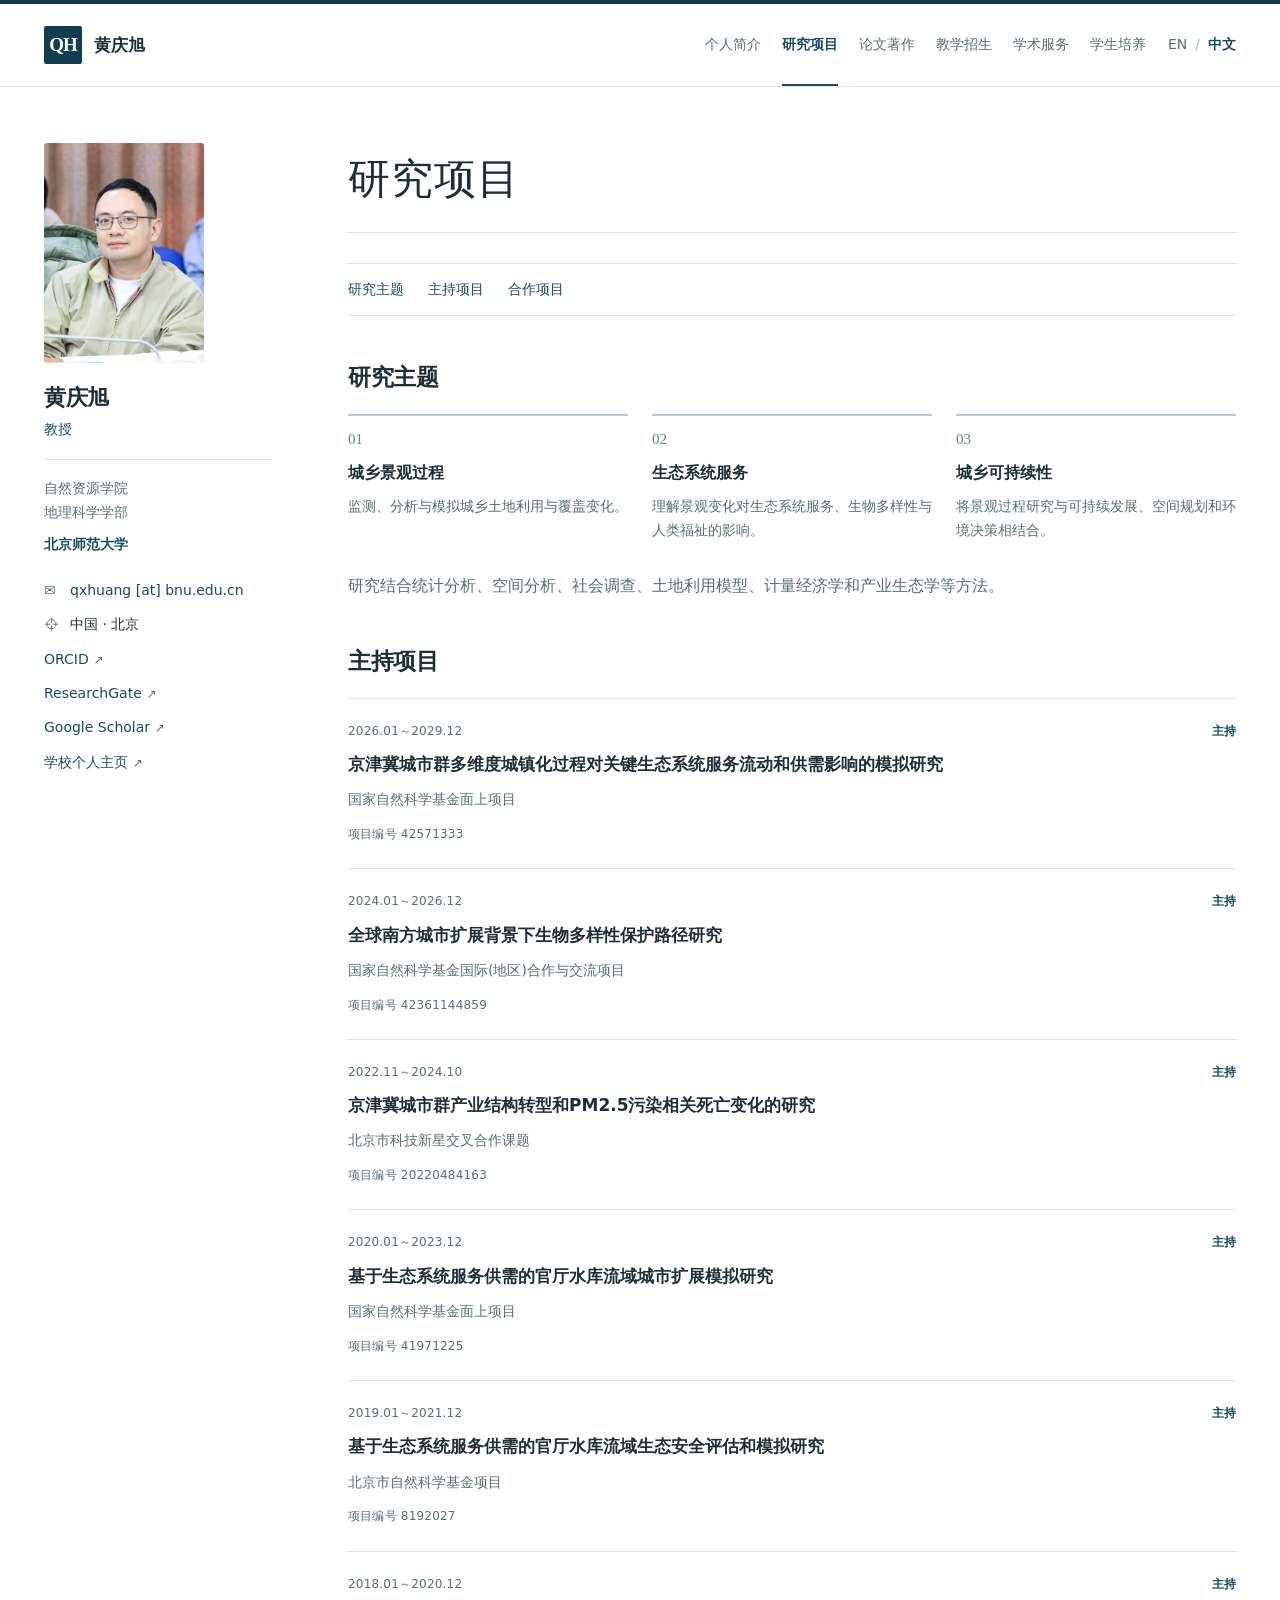
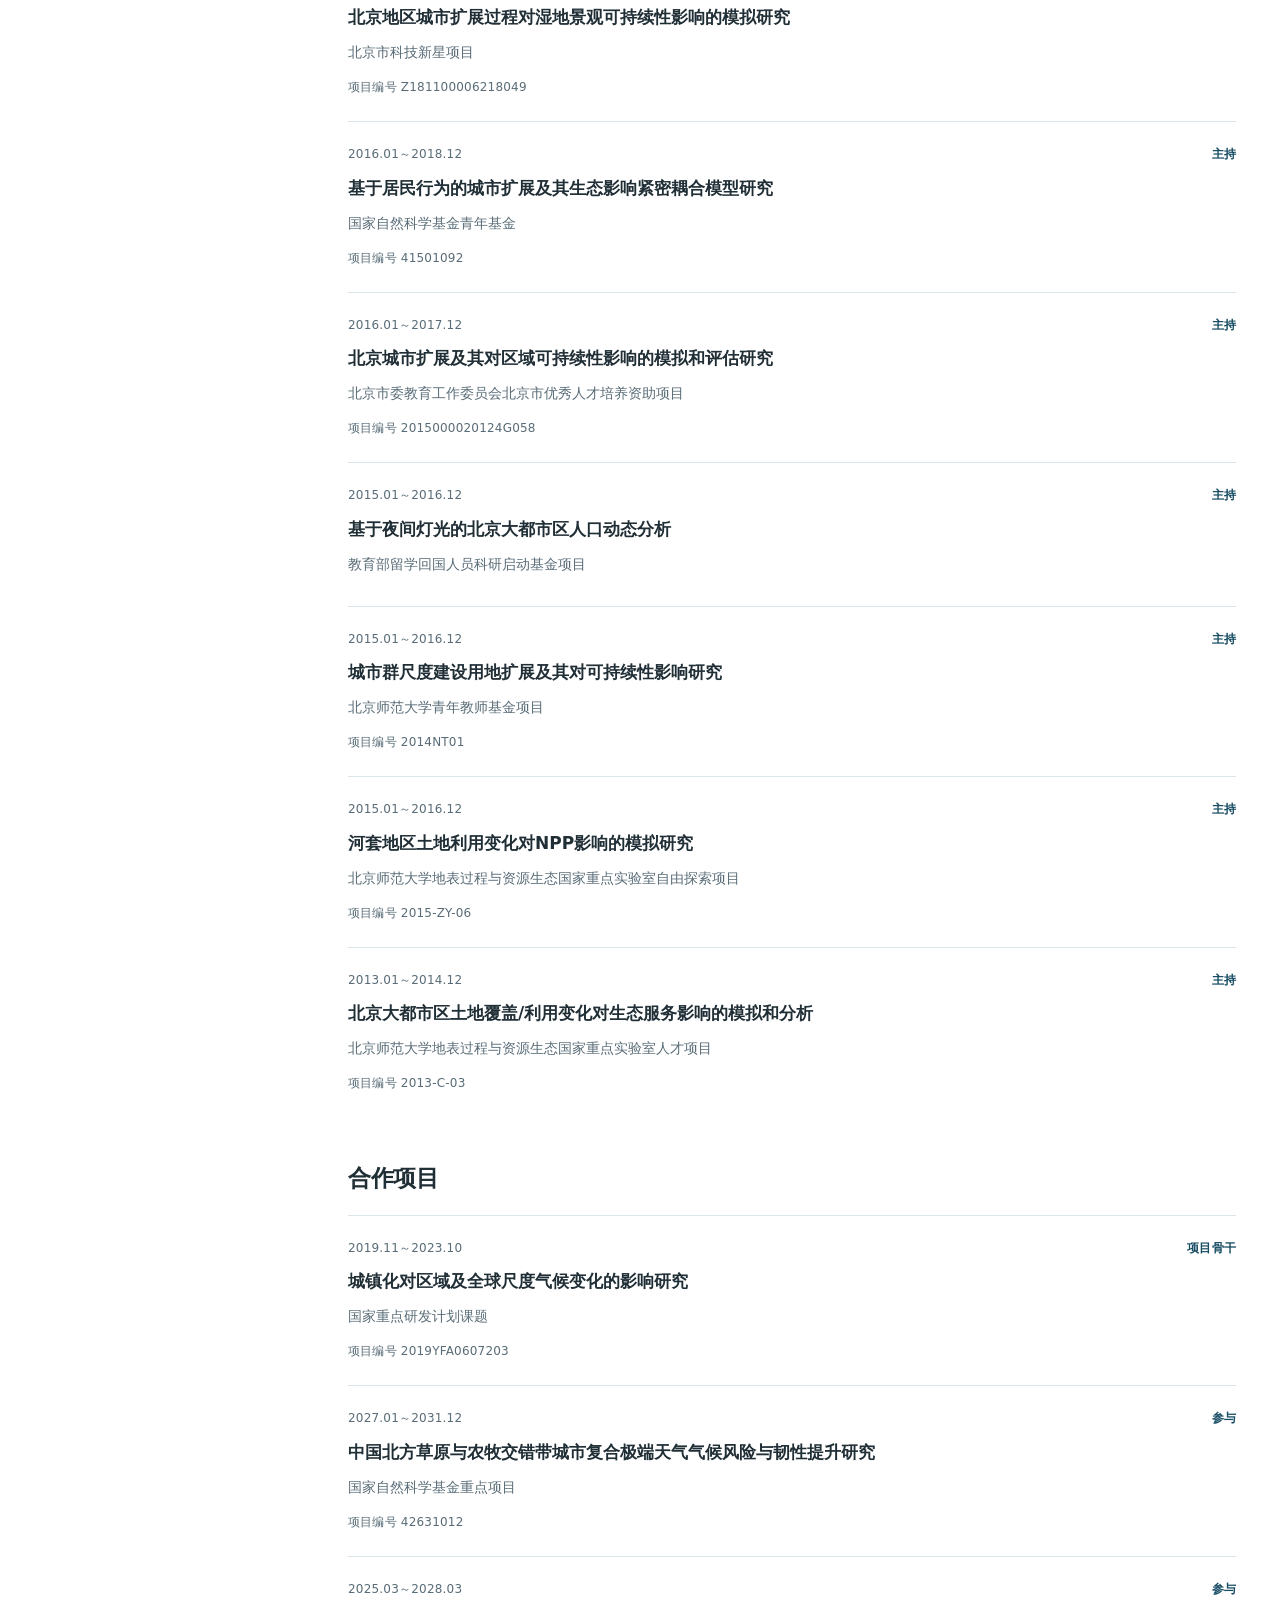
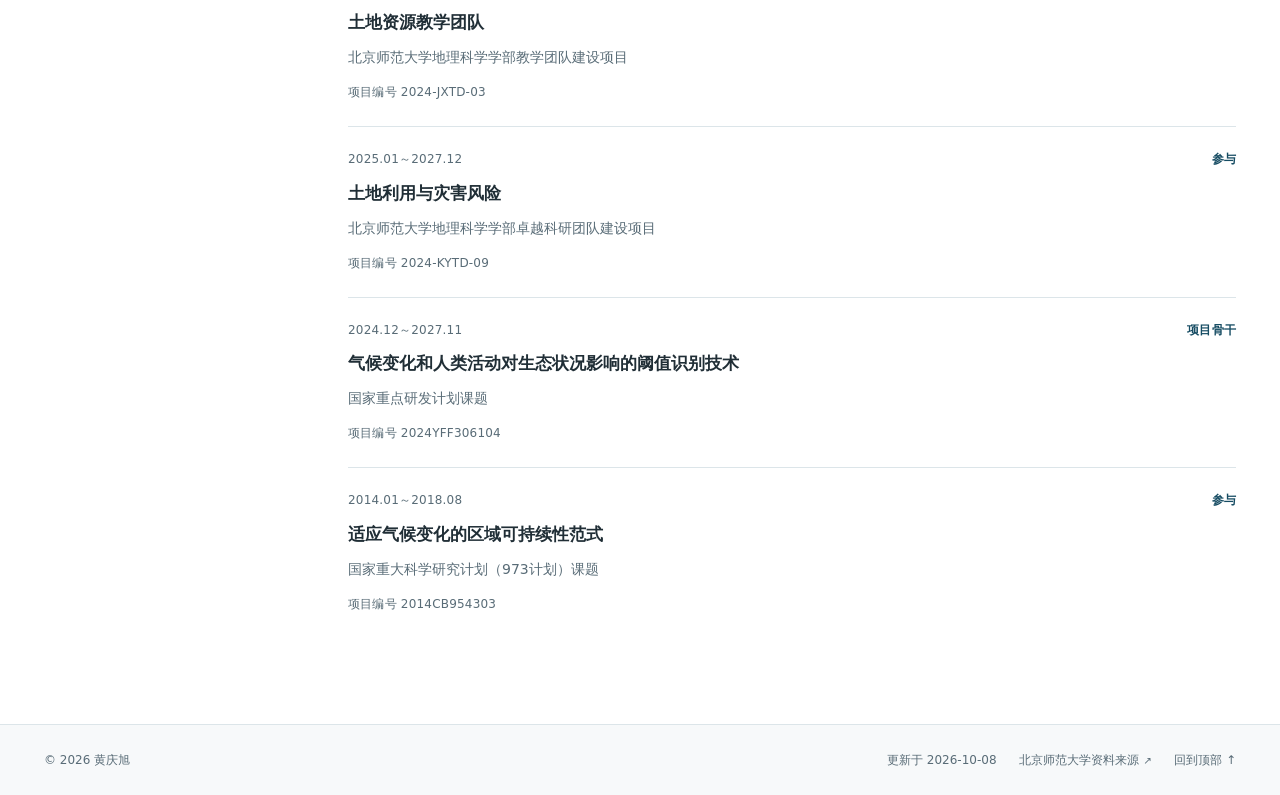
<file: zh/research.html>
<!doctype html>
<html lang="zh-CN"><head>
<meta charset="utf-8"><meta name="viewport" content="width=device-width,initial-scale=1">
<title>研究项目 | 黄庆旭</title><meta name="description" content="关注城乡景观变化及其对人类与自然的影响。"><meta name="author" content="黄庆旭"><meta name="color-scheme" content="light">
<meta property="og:title" content="研究项目 | 黄庆旭"><meta property="og:description" content="关注城乡景观变化及其对人类与自然的影响。"><meta property="og:type" content="website">
<link rel="alternate" hreflang="en" href="../research.html"><link rel="alternate" hreflang="zh-CN" href="research.html">
<link rel="icon" type="image/svg+xml" href="../assets/favicon.svg">
<link rel="stylesheet" href="../assets/style.css">
<script>document.documentElement.classList.add('js')</script>
<script src="../assets/site.js" defer></script>
<script type="application/ld+json">{"@context":"https://schema.org","@type":"Person","name":"黄庆旭","jobTitle":"教授","affiliation":{"@type":"CollegeOrUniversity","name":"北京师范大学"},"sameAs":["https://orcid.org/0000-0003-4902-716X","https://www.researchgate.net/profile/Qingxu-Huang","https://scholar.google.com/citations?user=uOxCebIAAAAJ","https://geot.bnu.edu.cn/Public/htm/news/5/304.html"]}</script></head><body>
<a class="skip-link" href="#main">跳到正文</a><header class="site-header"><div class="header-inner">
<a class="brand" href="index.html"><span class="monogram" aria-hidden="true">QH</span><span>黄庆旭</span></a>
<nav class="primary-nav" id="primary-nav" aria-label="主导航"><a href="index.html">个人简介</a><a href="research.html" aria-current="page">研究项目</a><a href="publications.html">论文著作</a><a href="teaching.html">教学招生</a><a href="service.html">学术服务</a><a href="group.html">学生培养</a></nav>
<nav class="language-switch" aria-label="语言切换"><a data-language="en" lang="en" href="../research.html">EN</a><span class="language-divider" aria-hidden="true">/</span><span aria-current="true" lang="zh-CN">中文</span></nav>
<button class="menu-button" type="button" aria-expanded="false" aria-controls="primary-nav" aria-label="菜单"><span aria-hidden="true">☰</span></button></div></header>
<div class="layout"><aside class="profile" aria-label="个人资料与联系方式"><img class="portrait" src="../assets/portrait.jpg" width="170" height="255" alt="黄庆旭" decoding="async"><div class="profile-title"><h2>黄庆旭</h2><p class="role">教授</p></div><div class="affiliation"><p>自然资源学院<br>地理科学学部</p><a href="https://www.bnu.edu.cn/">北京师范大学</a></div><ul class="contact-list"><li><span aria-hidden="true">✉</span><a href="mailto:qxhuang%40bnu.edu.cn">qxhuang [at] bnu.edu.cn</a></li><li><span aria-hidden="true">⌖</span>中国 · 北京</li><li><a href="https://orcid.org/0000-0003-4902-716X" target="_blank" rel="noopener noreferrer">ORCID<span class="external" aria-hidden="true">↗</span></a></li><li><a href="https://www.researchgate.net/profile/Qingxu-Huang" target="_blank" rel="noopener noreferrer">ResearchGate<span class="external" aria-hidden="true">↗</span></a></li><li><a href="https://scholar.google.com/citations?user=uOxCebIAAAAJ" target="_blank" rel="noopener noreferrer">Google Scholar<span class="external" aria-hidden="true">↗</span></a></li><li><a href="https://geot.bnu.edu.cn/Public/htm/news/5/304.html" target="_blank" rel="noopener noreferrer">学校个人主页<span class="external" aria-hidden="true">↗</span></a></li></ul></aside>
<main id="main" tabindex="-1"><div class="page-heading"><h1>研究项目</h1></div><nav class="page-toc" aria-label="本页目录"><a href="#themes">研究主题</a><a href="#led-projects">主持项目</a><a href="#collaborative">合作项目</a></nav><section id="themes"><div class="section-heading"><h2>研究主题</h2></div><ol class="interests"><li><span class="number" aria-hidden="true">01</span><div><h3>城乡景观过程</h3><p>监测、分析与模拟城乡土地利用与覆盖变化。</p></div></li><li><span class="number" aria-hidden="true">02</span><div><h3>生态系统服务</h3><p>理解景观变化对生态系统服务、生物多样性与人类福祉的影响。</p></div></li><li><span class="number" aria-hidden="true">03</span><div><h3>城乡可持续性</h3><p>将景观过程研究与可持续发展、空间规划和环境决策相结合。</p></div></li></ol><p class="methods">研究结合统计分析、空间分析、社会调查、土地利用模型、计量经济学和产业生态学等方法。</p></section><section id="led-projects"><div class="section-heading"><h2>主持项目</h2></div><ol class="projects"><li><div class="project-meta"><span>2026.01～2029.12</span><span>主持</span></div><h3>京津冀城市群多维度城镇化过程对关键生态系统服务流动和供需影响的模拟研究</h3><p>国家自然科学基金面上项目</p><span class="grant">项目编号 42571333</span></li><li><div class="project-meta"><span>2024.01～2026.12</span><span>主持</span></div><h3>全球南方城市扩展背景下生物多样性保护路径研究</h3><p>国家自然科学基金国际(地区)合作与交流项目</p><span class="grant">项目编号 42361144859</span></li><li><div class="project-meta"><span>2022.11～2024.10</span><span>主持</span></div><h3>京津冀城市群产业结构转型和PM2.5污染相关死亡变化的研究</h3><p>北京市科技新星交叉合作课题</p><span class="grant">项目编号 20220484163</span></li><li><div class="project-meta"><span>2020.01～2023.12</span><span>主持</span></div><h3>基于生态系统服务供需的官厅水库流域城市扩展模拟研究</h3><p>国家自然科学基金面上项目</p><span class="grant">项目编号 41971225</span></li><li><div class="project-meta"><span>2019.01～2021.12</span><span>主持</span></div><h3>基于生态系统服务供需的官厅水库流域生态安全评估和模拟研究</h3><p>北京市自然科学基金项目</p><span class="grant">项目编号 8192027</span></li><li><div class="project-meta"><span>2018.01～2020.12</span><span>主持</span></div><h3>北京地区城市扩展过程对湿地景观可持续性影响的模拟研究</h3><p>北京市科技新星项目</p><span class="grant">项目编号 Z181100006218049</span></li><li><div class="project-meta"><span>2016.01～2018.12</span><span>主持</span></div><h3>基于居民行为的城市扩展及其生态影响紧密耦合模型研究</h3><p>国家自然科学基金青年基金</p><span class="grant">项目编号 41501092</span></li><li><div class="project-meta"><span>2016.01～2017.12</span><span>主持</span></div><h3>北京城市扩展及其对区域可持续性影响的模拟和评估研究</h3><p>北京市委教育工作委员会北京市优秀人才培养资助项目</p><span class="grant">项目编号 2015000020124G058</span></li><li><div class="project-meta"><span>2015.01～2016.12</span><span>主持</span></div><h3>基于夜间灯光的北京大都市区人口动态分析</h3><p>教育部留学回国人员科研启动基金项目</p></li><li><div class="project-meta"><span>2015.01～2016.12</span><span>主持</span></div><h3>城市群尺度建设用地扩展及其对可持续性影响研究</h3><p>北京师范大学青年教师基金项目</p><span class="grant">项目编号 2014NT01</span></li><li><div class="project-meta"><span>2015.01～2016.12</span><span>主持</span></div><h3>河套地区土地利用变化对NPP影响的模拟研究</h3><p>北京师范大学地表过程与资源生态国家重点实验室自由探索项目</p><span class="grant">项目编号 2015-ZY-06</span></li><li><div class="project-meta"><span>2013.01～2014.12</span><span>主持</span></div><h3>北京大都市区土地覆盖/利用变化对生态服务影响的模拟和分析</h3><p>北京师范大学地表过程与资源生态国家重点实验室人才项目</p><span class="grant">项目编号 2013-C-03</span></li></ol></section><section id="collaborative"><div class="section-heading"><h2>合作项目</h2></div><ol class="projects"><li><div class="project-meta"><span>2019.11～2023.10</span><span>项目骨干</span></div><h3>城镇化对区域及全球尺度气候变化的影响研究</h3><p>国家重点研发计划课题</p><span class="grant">项目编号 2019YFA0607203</span></li><li><div class="project-meta"><span>2027.01～2031.12</span><span>参与</span></div><h3>中国北方草原与农牧交错带城市复合极端天气气候风险与韧性提升研究</h3><p>国家自然科学基金重点项目</p><span class="grant">项目编号 42631012</span></li><li><div class="project-meta"><span>2025.03～2028.03</span><span>参与</span></div><h3>土地资源教学团队</h3><p>北京师范大学地理科学学部教学团队建设项目</p><span class="grant">项目编号 2024-JXTD-03</span></li><li><div class="project-meta"><span>2025.01～2027.12</span><span>参与</span></div><h3>土地利用与灾害风险</h3><p>北京师范大学地理科学学部卓越科研团队建设项目</p><span class="grant">项目编号 2024-KYTD-09</span></li><li><div class="project-meta"><span>2024.12～2027.11</span><span>项目骨干</span></div><h3>气候变化和人类活动对生态状况影响的阈值识别技术</h3><p>国家重点研发计划课题</p><span class="grant">项目编号 2024YFF306104</span></li><li><div class="project-meta"><span>2014.01～2018.08</span><span>参与</span></div><h3>适应气候变化的区域可持续性范式</h3><p>国家重大科学研究计划（973计划）课题</p><span class="grant">项目编号 2014CB954303</span></li></ol></section></main></div>
<footer><div class="footer-inner"><span>© 2026 黄庆旭</span><div><span>更新于 2026-10-08</span><a href="https://geot.bnu.edu.cn/Public/htm/news/5/304.html" target="_blank" rel="noopener noreferrer">北京师范大学资料来源<span class="external" aria-hidden="true">↗</span></a><a href="#main">回到顶部 ↑</a></div></div></footer>
</body></html>
</file>
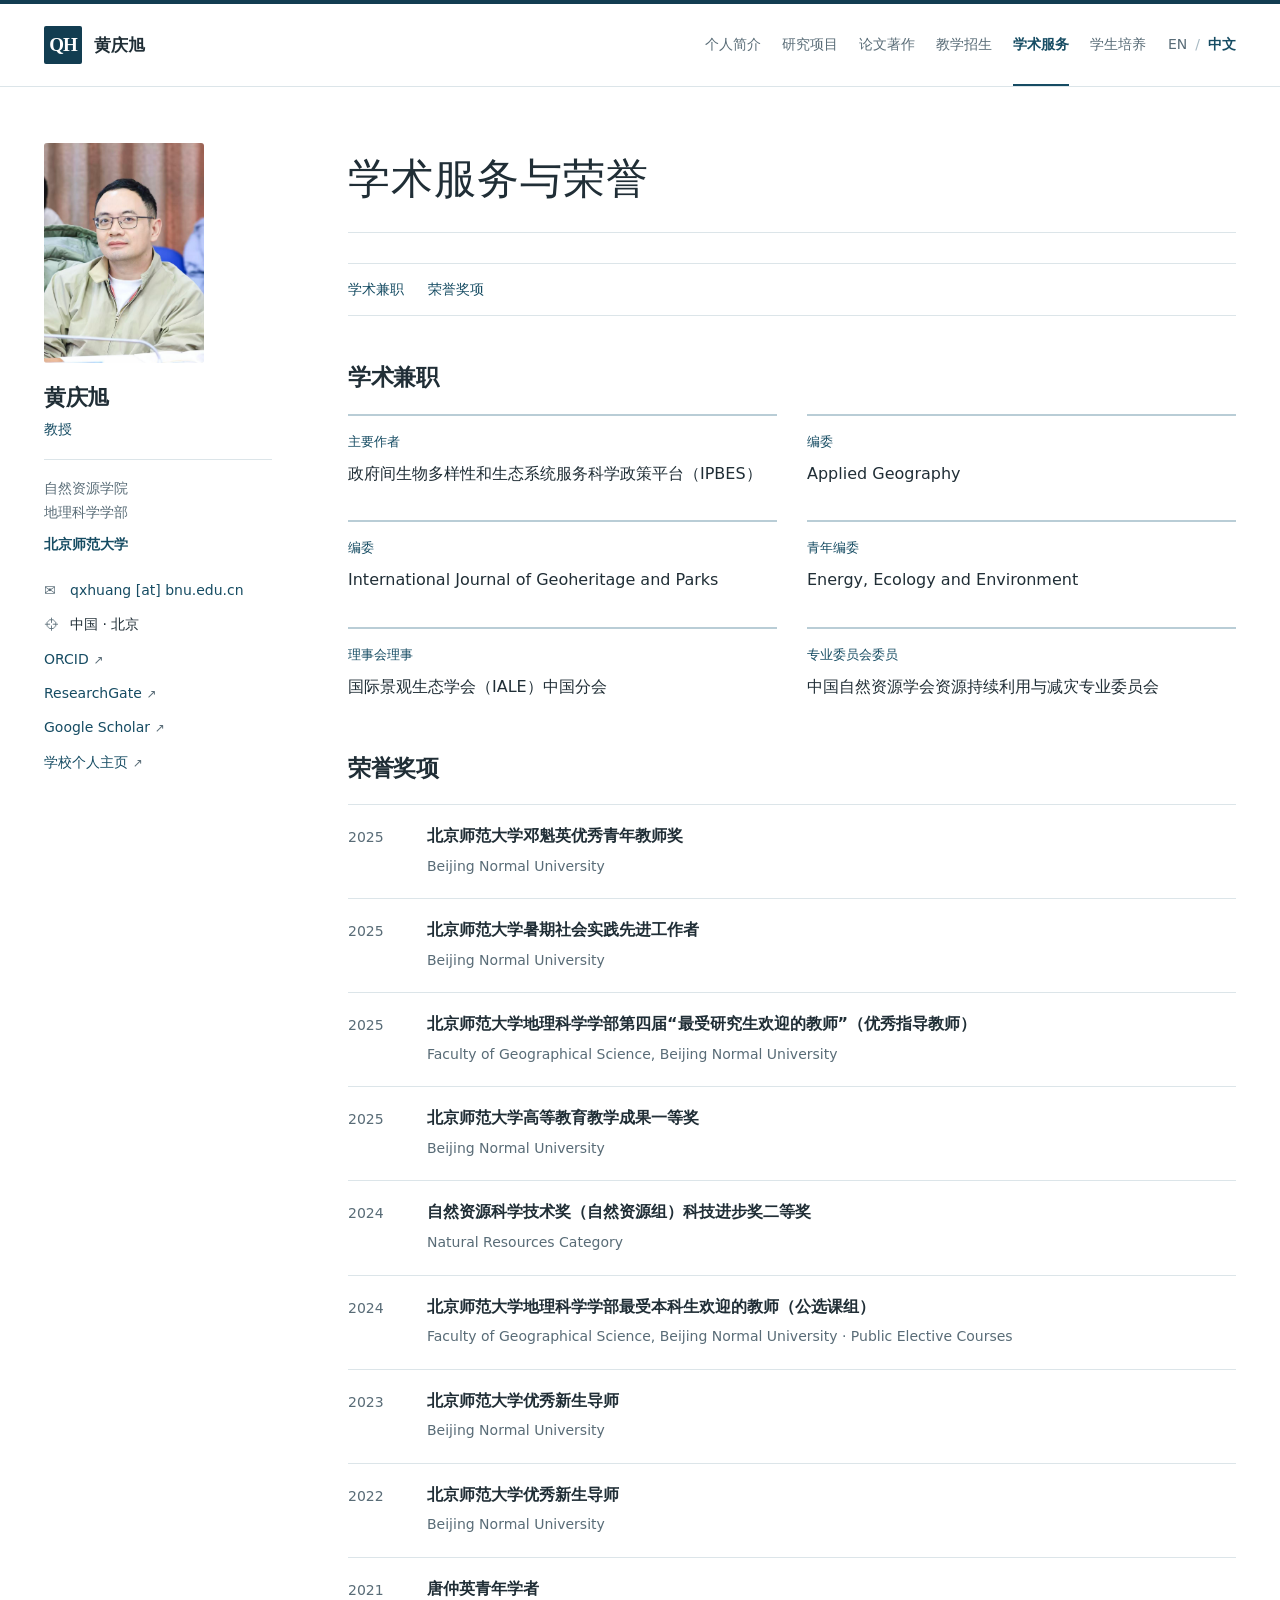
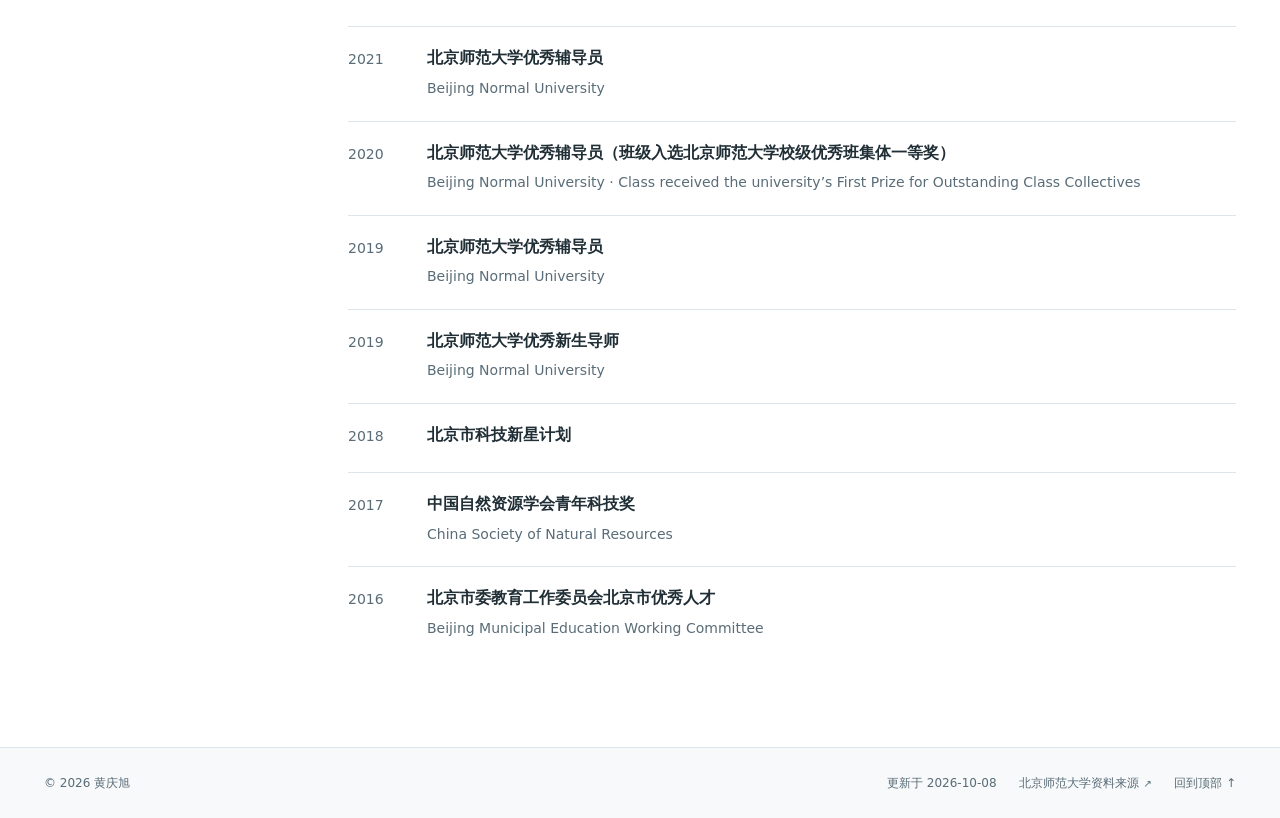
<file: zh/service.html>
<!doctype html>
<html lang="zh-CN"><head>
<meta charset="utf-8"><meta name="viewport" content="width=device-width,initial-scale=1">
<title>学术服务与荣誉 | 黄庆旭</title><meta name="description" content="通过科学评估、期刊服务与教学科研参与学术共同体建设。"><meta name="author" content="黄庆旭"><meta name="color-scheme" content="light">
<meta property="og:title" content="学术服务与荣誉 | 黄庆旭"><meta property="og:description" content="通过科学评估、期刊服务与教学科研参与学术共同体建设。"><meta property="og:type" content="website">
<link rel="alternate" hreflang="en" href="../service.html"><link rel="alternate" hreflang="zh-CN" href="service.html">
<link rel="icon" type="image/svg+xml" href="../assets/favicon.svg">
<link rel="stylesheet" href="../assets/style.css">
<script>document.documentElement.classList.add('js')</script>
<script src="../assets/site.js" defer></script>
<script type="application/ld+json">{"@context":"https://schema.org","@type":"Person","name":"黄庆旭","jobTitle":"教授","affiliation":{"@type":"CollegeOrUniversity","name":"北京师范大学"},"sameAs":["https://orcid.org/0000-0003-4902-716X","https://www.researchgate.net/profile/Qingxu-Huang","https://scholar.google.com/citations?user=uOxCebIAAAAJ","https://geot.bnu.edu.cn/Public/htm/news/5/304.html"]}</script></head><body>
<a class="skip-link" href="#main">跳到正文</a><header class="site-header"><div class="header-inner">
<a class="brand" href="index.html"><span class="monogram" aria-hidden="true">QH</span><span>黄庆旭</span></a>
<nav class="primary-nav" id="primary-nav" aria-label="主导航"><a href="index.html">个人简介</a><a href="research.html">研究项目</a><a href="publications.html">论文著作</a><a href="teaching.html">教学招生</a><a href="service.html" aria-current="page">学术服务</a><a href="group.html">学生培养</a></nav>
<nav class="language-switch" aria-label="语言切换"><a data-language="en" lang="en" href="../service.html">EN</a><span class="language-divider" aria-hidden="true">/</span><span aria-current="true" lang="zh-CN">中文</span></nav>
<button class="menu-button" type="button" aria-expanded="false" aria-controls="primary-nav" aria-label="菜单"><span aria-hidden="true">☰</span></button></div></header>
<div class="layout"><aside class="profile" aria-label="个人资料与联系方式"><img class="portrait" src="../assets/portrait.jpg" width="170" height="255" alt="黄庆旭" decoding="async"><div class="profile-title"><h2>黄庆旭</h2><p class="role">教授</p></div><div class="affiliation"><p>自然资源学院<br>地理科学学部</p><a href="https://www.bnu.edu.cn/">北京师范大学</a></div><ul class="contact-list"><li><span aria-hidden="true">✉</span><a href="mailto:qxhuang%40bnu.edu.cn">qxhuang [at] bnu.edu.cn</a></li><li><span aria-hidden="true">⌖</span>中国 · 北京</li><li><a href="https://orcid.org/0000-0003-4902-716X" target="_blank" rel="noopener noreferrer">ORCID<span class="external" aria-hidden="true">↗</span></a></li><li><a href="https://www.researchgate.net/profile/Qingxu-Huang" target="_blank" rel="noopener noreferrer">ResearchGate<span class="external" aria-hidden="true">↗</span></a></li><li><a href="https://scholar.google.com/citations?user=uOxCebIAAAAJ" target="_blank" rel="noopener noreferrer">Google Scholar<span class="external" aria-hidden="true">↗</span></a></li><li><a href="https://geot.bnu.edu.cn/Public/htm/news/5/304.html" target="_blank" rel="noopener noreferrer">学校个人主页<span class="external" aria-hidden="true">↗</span></a></li></ul></aside>
<main id="main" tabindex="-1"><div class="page-heading"><h1>学术服务与荣誉</h1></div><nav class="page-toc" aria-label="本页目录"><a href="#service">学术兼职</a><a href="#honors">荣誉奖项</a></nav><section id="service"><div class="section-heading"><h2>学术兼职</h2></div><ul class="service-list"><li><span>主要作者</span><h3>政府间生物多样性和生态系统服务科学政策平台（IPBES）</h3></li><li><span>编委</span><h3>Applied Geography</h3></li><li><span>编委</span><h3>International Journal of Geoheritage and Parks</h3></li><li><span>青年编委</span><h3>Energy, Ecology and Environment</h3></li><li><span>理事会理事</span><h3>国际景观生态学会（IALE）中国分会</h3></li><li><span>专业委员会委员</span><h3>中国自然资源学会资源持续利用与减灾专业委员会</h3></li></ul></section><section id="honors"><div class="section-heading"><h2>荣誉奖项</h2></div><ol class="award-list"><li><span class="date">2025</span><div><h3>北京师范大学邓魁英优秀青年教师奖</h3><p>Beijing Normal University</p></div></li><li><span class="date">2025</span><div><h3>北京师范大学暑期社会实践先进工作者</h3><p>Beijing Normal University</p></div></li><li><span class="date">2025</span><div><h3>北京师范大学地理科学学部第四届“最受研究生欢迎的教师”（优秀指导教师）</h3><p>Faculty of Geographical Science, Beijing Normal University</p></div></li><li><span class="date">2025</span><div><h3>北京师范大学高等教育教学成果一等奖</h3><p>Beijing Normal University</p></div></li><li><span class="date">2024</span><div><h3>自然资源科学技术奖（自然资源组）科技进步奖二等奖</h3><p>Natural Resources Category</p></div></li><li><span class="date">2024</span><div><h3>北京师范大学地理科学学部最受本科生欢迎的教师（公选课组）</h3><p>Faculty of Geographical Science, Beijing Normal University · Public Elective Courses</p></div></li><li><span class="date">2023</span><div><h3>北京师范大学优秀新生导师</h3><p>Beijing Normal University</p></div></li><li><span class="date">2022</span><div><h3>北京师范大学优秀新生导师</h3><p>Beijing Normal University</p></div></li><li><span class="date">2021</span><div><h3>唐仲英青年学者</h3></div></li><li><span class="date">2021</span><div><h3>北京师范大学优秀辅导员</h3><p>Beijing Normal University</p></div></li><li><span class="date">2020</span><div><h3>北京师范大学优秀辅导员（班级入选北京师范大学校级优秀班集体一等奖）</h3><p>Beijing Normal University · Class received the university’s First Prize for Outstanding Class Collectives</p></div></li><li><span class="date">2019</span><div><h3>北京师范大学优秀辅导员</h3><p>Beijing Normal University</p></div></li><li><span class="date">2019</span><div><h3>北京师范大学优秀新生导师</h3><p>Beijing Normal University</p></div></li><li><span class="date">2018</span><div><h3>北京市科技新星计划</h3></div></li><li><span class="date">2017</span><div><h3>中国自然资源学会青年科技奖</h3><p>China Society of Natural Resources</p></div></li><li><span class="date">2016</span><div><h3>北京市委教育工作委员会北京市优秀人才</h3><p>Beijing Municipal Education Working Committee</p></div></li></ol></section></main></div>
<footer><div class="footer-inner"><span>© 2026 黄庆旭</span><div><span>更新于 2026-10-08</span><a href="https://geot.bnu.edu.cn/Public/htm/news/5/304.html" target="_blank" rel="noopener noreferrer">北京师范大学资料来源<span class="external" aria-hidden="true">↗</span></a><a href="#main">回到顶部 ↑</a></div></div></footer>
</body></html>
</file>
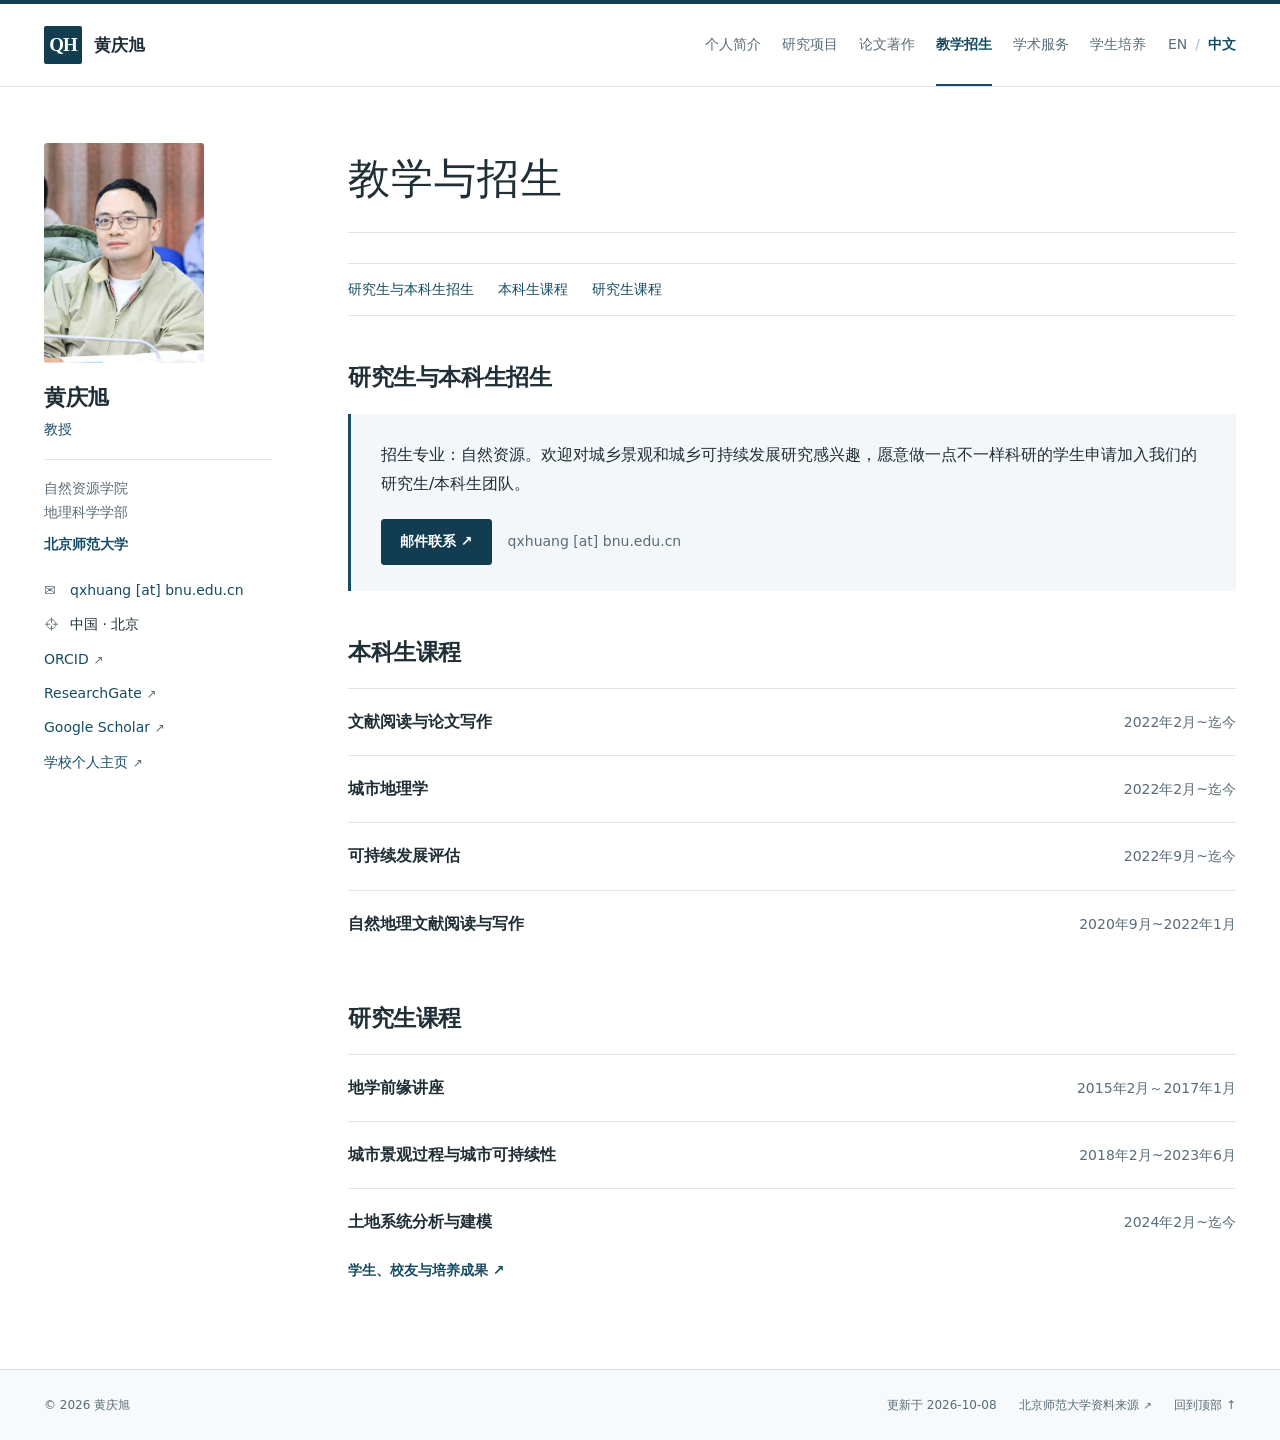
<file: zh/teaching.html>
<!doctype html>
<html lang="zh-CN"><head>
<meta charset="utf-8"><meta name="viewport" content="width=device-width,initial-scale=1">
<title>教学与招生 | 黄庆旭</title><meta name="description" content="在地理科学、景观研究与可持续发展的交叉领域开展教学。"><meta name="author" content="黄庆旭"><meta name="color-scheme" content="light">
<meta property="og:title" content="教学与招生 | 黄庆旭"><meta property="og:description" content="在地理科学、景观研究与可持续发展的交叉领域开展教学。"><meta property="og:type" content="website">
<link rel="alternate" hreflang="en" href="../teaching.html"><link rel="alternate" hreflang="zh-CN" href="teaching.html">
<link rel="icon" type="image/svg+xml" href="../assets/favicon.svg">
<link rel="stylesheet" href="../assets/style.css">
<script>document.documentElement.classList.add('js')</script>
<script src="../assets/site.js" defer></script>
<script type="application/ld+json">{"@context":"https://schema.org","@type":"Person","name":"黄庆旭","jobTitle":"教授","affiliation":{"@type":"CollegeOrUniversity","name":"北京师范大学"},"sameAs":["https://orcid.org/0000-0003-4902-716X","https://www.researchgate.net/profile/Qingxu-Huang","https://scholar.google.com/citations?user=uOxCebIAAAAJ","https://geot.bnu.edu.cn/Public/htm/news/5/304.html"]}</script></head><body>
<a class="skip-link" href="#main">跳到正文</a><header class="site-header"><div class="header-inner">
<a class="brand" href="index.html"><span class="monogram" aria-hidden="true">QH</span><span>黄庆旭</span></a>
<nav class="primary-nav" id="primary-nav" aria-label="主导航"><a href="index.html">个人简介</a><a href="research.html">研究项目</a><a href="publications.html">论文著作</a><a href="teaching.html" aria-current="page">教学招生</a><a href="service.html">学术服务</a><a href="group.html">学生培养</a></nav>
<nav class="language-switch" aria-label="语言切换"><a data-language="en" lang="en" href="../teaching.html">EN</a><span class="language-divider" aria-hidden="true">/</span><span aria-current="true" lang="zh-CN">中文</span></nav>
<button class="menu-button" type="button" aria-expanded="false" aria-controls="primary-nav" aria-label="菜单"><span aria-hidden="true">☰</span></button></div></header>
<div class="layout"><aside class="profile" aria-label="个人资料与联系方式"><img class="portrait" src="../assets/portrait.jpg" width="170" height="255" alt="黄庆旭" decoding="async"><div class="profile-title"><h2>黄庆旭</h2><p class="role">教授</p></div><div class="affiliation"><p>自然资源学院<br>地理科学学部</p><a href="https://www.bnu.edu.cn/">北京师范大学</a></div><ul class="contact-list"><li><span aria-hidden="true">✉</span><a href="mailto:qxhuang%40bnu.edu.cn">qxhuang [at] bnu.edu.cn</a></li><li><span aria-hidden="true">⌖</span>中国 · 北京</li><li><a href="https://orcid.org/0000-0003-4902-716X" target="_blank" rel="noopener noreferrer">ORCID<span class="external" aria-hidden="true">↗</span></a></li><li><a href="https://www.researchgate.net/profile/Qingxu-Huang" target="_blank" rel="noopener noreferrer">ResearchGate<span class="external" aria-hidden="true">↗</span></a></li><li><a href="https://scholar.google.com/citations?user=uOxCebIAAAAJ" target="_blank" rel="noopener noreferrer">Google Scholar<span class="external" aria-hidden="true">↗</span></a></li><li><a href="https://geot.bnu.edu.cn/Public/htm/news/5/304.html" target="_blank" rel="noopener noreferrer">学校个人主页<span class="external" aria-hidden="true">↗</span></a></li></ul></aside>
<main id="main" tabindex="-1"><div class="page-heading"><h1>教学与招生</h1></div><nav class="page-toc" aria-label="本页目录"><a href="#opportunities">研究生与本科生招生</a><a href="#undergraduate">本科生课程</a><a href="#graduate">研究生课程</a></nav><section id="opportunities"><div class="section-heading"><h2>研究生与本科生招生</h2></div><div class="opportunity"><p>招生专业：自然资源。欢迎对城乡景观和城乡可持续发展研究感兴趣，愿意做一点不一样科研的学生申请加入我们的研究生/本科生团队。</p><a class="button" href="mailto:qxhuang%40bnu.edu.cn">邮件联系 ↗</a><span class="email-label">qxhuang [at] bnu.edu.cn</span></div></section><section id="undergraduate"><div class="section-heading"><h2>本科生课程</h2></div><ol class="courses"><li><h3>文献阅读与论文写作</h3><span class="date">2022年2月~迄今</span></li><li><h3>城市地理学</h3><span class="date">2022年2月~迄今</span></li><li><h3>可持续发展评估</h3><span class="date">2022年9月~迄今</span></li><li><h3>自然地理文献阅读与写作</h3><span class="date">2020年9月~2022年1月</span></li></ol></section><section id="graduate"><div class="section-heading"><h2>研究生课程</h2></div><ol class="courses"><li><h3>地学前缘讲座</h3><span class="date">2015年2月～2017年1月</span></li><li><h3>城市景观过程与城市可持续性</h3><span class="date">2018年2月~2023年6月</span></li><li><h3>土地系统分析与建模</h3><span class="date">2024年2月~迄今</span></li></ol></section><a class="text-link" href="group.html">学生、校友与培养成果 ↗</a></main></div>
<footer><div class="footer-inner"><span>© 2026 黄庆旭</span><div><span>更新于 2026-10-08</span><a href="https://geot.bnu.edu.cn/Public/htm/news/5/304.html" target="_blank" rel="noopener noreferrer">北京师范大学资料来源<span class="external" aria-hidden="true">↗</span></a><a href="#main">回到顶部 ↑</a></div></div></footer>
</body></html>
</file>
<file: assets/style.css>
:root{--ink:#202e36;--muted:#596c77;--accent:#164c63;--deep:#123d51;--line:#dce5e9;--pale:#f3f7f9;--paper:#fff;--serif:Georgia,"Times New Roman",serif;--sans:system-ui,-apple-system,BlinkMacSystemFont,"Segoe UI",sans-serif}
*{box-sizing:border-box}html{scroll-behavior:smooth;scroll-padding-top:160px}body{margin:0;color:var(--ink);background:var(--paper);font-family:var(--sans);font-size:16px;line-height:1.7;-webkit-font-smoothing:antialiased}a{color:var(--accent);text-decoration:none}a:hover{text-decoration:underline;text-underline-offset:4px}a:focus-visible,button:focus-visible,summary:focus-visible{outline:3px solid #b26922;outline-offset:5px}button{font:inherit;color:inherit;cursor:pointer}p{margin:0 0 1rem}h1,h2,h3{line-height:1.35;color:var(--ink)}h1{font-family:var(--serif);font-weight:400;font-size:clamp(2.4rem,4vw,3.25rem);letter-spacing:-1.3px;margin:8px 0 0}h2{font-size:1.45rem;letter-spacing:-.4px;font-weight:650;margin:0}h3{font-size:1rem;font-weight:650;margin:0 0 7px}strong{font-weight:650}svg{width:18px;height:18px;flex-shrink:0}.external{font-size:.85em;padding-left:5px;color:var(--muted)}.skip-link{position:fixed;left:16px;top:-100px;z-index:100;padding:10px 16px;background:white}.skip-link:focus{top:12px}.site-header{border-top:4px solid var(--deep);border-bottom:1px solid var(--line);background:rgba(255,255,255,.98);position:sticky;top:0;z-index:20}.header-inner{max-width:1280px;margin:auto;padding:0 44px;min-height:82px;display:flex;align-items:center;justify-content:space-between;gap:25px}.brand{display:flex;align-items:center;gap:12px;white-space:nowrap;color:var(--ink);font-size:17px;font-weight:650}.brand:hover{text-decoration:none}.monogram{display:grid;place-items:center;width:38px;height:38px;background:var(--deep);color:white;font-family:var(--serif);font-size:19px;letter-spacing:-1px;border-radius:2px}.primary-nav{display:flex;align-self:stretch;gap:27px}.primary-nav a{display:flex;align-items:center;font-size:14px;color:var(--muted);border-bottom:2px solid transparent;padding-top:2px}.primary-nav a[aria-current]{border-color:var(--accent);color:var(--accent);font-weight:650}.menu-button{display:none}.layout{max-width:1280px;margin:auto;padding:56px 44px 86px;display:grid;grid-template-columns:228px minmax(0,1fr);gap:76px}.profile{align-self:start}.portrait{display:block;width:160px;height:220px;object-fit:cover;object-position:top;border-radius:3px;background:var(--pale)}.profile-title h2{font-size:22px;letter-spacing:-.4px;margin:20px 0 5px}.role{color:var(--accent);font-size:14px;margin-bottom:18px}.affiliation{font-size:14px;line-height:1.7;border-top:1px solid var(--line);padding-top:17px}.affiliation p{color:var(--muted);margin:0 0 8px}.affiliation a{font-weight:600}.contact-list{list-style:none;padding:0;margin:22px 0;font-size:14px;line-height:1.6}.contact-list li{display:flex;align-items:center;gap:10px;margin:12px 0}.contact-list svg{color:#718895;width:16px;height:16px}.profile-note{border-left:2px solid #b0c5d0;padding-left:13px;color:var(--muted);font-size:14px;line-height:1.7;margin-top:26px}.page-heading{margin-bottom:30px;padding-bottom:24px;border-bottom:1px solid var(--line)}.eyebrow{font-size:12px;font-weight:650;letter-spacing:1.9px;line-height:1.6;color:var(--accent);margin:0}.intro{font-size:17px;line-height:1.85;max-width:780px}.intro p+p{margin-top:18px}.intro a{text-decoration:underline;text-decoration-color:#b0c6d1;text-underline-offset:4px}.lead{font-size:18px;color:var(--muted);line-height:1.7;max-width:740px;margin-top:-5px;margin-bottom:30px}.note{font-size:14px;color:var(--muted);line-height:1.7}.section-heading{display:flex;justify-content:space-between;align-items:baseline;gap:20px;margin-bottom:21px}.text-link{font-size:14px;font-weight:600;display:inline-block;line-height:1.6}.text-link span{margin-left:5px}section{margin-top:45px;scroll-margin-top:8px}.interests{list-style:none;display:grid;grid-template-columns:repeat(3,minmax(0,1fr));padding:0;gap:24px;margin:0}.interests li{padding-top:13px;border-top:2px solid #b9cdd6}.number{font-family:var(--serif);font-size:15px;line-height:1.4;color:#66808e;display:block;margin-bottom:11px}.interests h3{font-size:16px;line-height:1.45;margin-bottom:10px}.interests p{font-size:14px;color:var(--muted);line-height:1.75;margin:0}.timeline,.award-list,.student-list{list-style:none;padding:0;margin:0}.timeline li,.award-list li{display:grid;grid-template-columns:170px minmax(0,1fr);gap:24px;padding:20px 0;border-top:1px solid var(--line)}.timeline h3,.award-list h3{font-size:16px}.timeline p,.award-list p{font-size:14px;color:var(--muted);line-height:1.75;margin:0}.date{font-size:14px;font-variant-numeric:tabular-nums;color:var(--muted);line-height:1.8}.paper-list{list-style:none;padding:0;margin:0}.paper{border-bottom:1px solid var(--line);padding:24px 0}.paper:first-child{padding-top:0}.paper-meta{display:flex;flex-wrap:wrap;gap:12px;font-size:12px;letter-spacing:.4px;color:var(--muted);margin-bottom:8px}.paper-meta span+span{border-left:1px solid #bdcdd5;padding-left:12px}.paper h3{font-size:18px;line-height:1.5;font-weight:600;letter-spacing:-.15px;margin:0 0 10px}.paper h3 a{color:var(--ink)}.paper h3 a:hover{color:var(--accent)}.authors{font-size:14px;line-height:1.8;color:var(--muted);margin-bottom:6px}.authors strong{color:var(--ink)}.journal{font-size:14px;line-height:1.7;font-style:italic;color:var(--accent);margin-bottom:0}.doi,.paper-note{font-size:13px;overflow-wrap:anywhere;display:block;margin-top:8px}.original{margin-top:13px;font-size:13px;color:var(--muted)}summary{cursor:pointer;min-height:30px;line-height:2}.original p{background:var(--pale);padding:15px;font-size:14px;line-height:1.85;margin:8px 0 0}.join{margin-top:48px;padding:28px 30px;background:var(--pale);border-left:3px solid var(--accent)}.join h2{font-family:var(--serif);font-weight:400;font-size:27px;margin:8px 0 13px}.join p:not(.eyebrow){font-size:15px;color:var(--muted);max-width:630px;margin-bottom:20px}.button{display:inline-flex;gap:20px;align-items:center;padding:10px 18px;background:var(--deep);color:white;border:1px solid var(--deep);border-radius:3px;font-size:14px;font-weight:600}.button:hover{background:var(--accent);text-decoration:none}.page-toc{display:flex;flex-wrap:wrap;gap:9px 24px;background:rgba(255,255,255,.98);border-block:1px solid var(--line);padding:15px 0;margin:24px 0;position:sticky;top:86px;z-index:5;line-height:1.55}.page-toc a{font-size:14px}.methods{font-size:16px;line-height:1.85;color:var(--muted);margin-top:28px}.projects{list-style:none;margin:0;padding:0}.projects li{padding:22px 0;border-top:1px solid var(--line)}.project-meta{display:flex;flex-wrap:wrap;justify-content:space-between;gap:6px 14px;font-size:12px;letter-spacing:.2px;color:var(--muted);margin-bottom:10px}.project-meta span+span{color:var(--accent);font-weight:600}.projects h3{font-size:17px;line-height:1.6;margin-bottom:10px}.projects p{font-size:14px;color:var(--muted);margin:0 0 7px}.grant{font-size:12px;letter-spacing:.2px;color:var(--muted)}.year-group{display:grid;grid-template-columns:60px minmax(0,1fr);column-gap:20px;padding-top:20px;border-top:1px solid var(--line);margin-top:24px}.year-group .paper:last-child{border:0;padding-bottom:0}.year-heading{font-family:var(--serif);font-size:20px;font-weight:400;color:var(--accent);padding-top:2px;margin:0}.year-group .paper-meta span:first-child{display:none}.year-group .paper-meta:has(span:only-child){display:none}.year-group .paper-meta span+span{border:0;padding:0}.opportunity{background:var(--pale);padding:26px 30px;border-left:3px solid var(--accent)}.opportunity p{font-size:16px;line-height:1.85;margin-bottom:20px}.opportunity .email-label{display:inline-block;margin:0 0 0 16px;font-size:14px;color:var(--muted)}.courses{list-style:none;margin:0;padding:0}.courses li{display:flex;align-items:baseline;justify-content:space-between;gap:20px;padding:20px 0;border-top:1px solid var(--line)}.courses h3{font-size:16px;line-height:1.6;margin:0}.courses .date{flex-shrink:0}.service-list{padding:0;list-style:none;display:grid;grid-template-columns:repeat(2,minmax(0,1fr));gap:27px 30px}.service-list li{border-top:2px solid #b9cdd6;padding-top:15px}.service-list span{display:block;font-size:13px;color:var(--accent);margin-bottom:8px}.service-list h3{font-size:16px;line-height:1.6;font-weight:500}.award-list li{grid-template-columns:55px minmax(0,1fr);gap:24px}.student-list li{display:grid;grid-template-columns:55px minmax(0,1fr);gap:24px;border-top:1px solid var(--line);padding:17px 0}.student-list p{font-size:15px;line-height:1.85;margin:0}.student-list .date{color:var(--accent)}footer{background:#f7f9fa;border-top:1px solid var(--line)}.footer-inner{max-width:1280px;padding:25px 44px;margin:auto;display:flex;justify-content:space-between;gap:20px;font-size:12px;color:var(--muted)}.footer-inner>div{display:flex;flex-wrap:wrap;gap:10px 22px}.footer-inner a{color:var(--muted)}
@media(min-width:1100px) and (min-height:950px){.profile{position:sticky;top:125px}}
@media(max-width:1100px){.header-inner{padding-inline:30px}.primary-nav{gap:19px}.layout{padding-inline:30px;gap:42px;grid-template-columns:205px minmax(0,1fr)}.interests{grid-template-columns:1fr;gap:15px}.interests li{display:grid;grid-template-columns:24px minmax(0,1fr);gap:10px;border-top-width:1px}.interests h3{margin-bottom:4px}.number{margin-top:2px}.timeline li{grid-template-columns:1fr;gap:7px}.courses li{display:block}.courses .date{display:block;margin-top:8px}}
@media(max-width:800px){html{scroll-padding-top:115px}.header-inner{min-height:72px;flex-wrap:wrap;padding:16px 24px;gap:14px}.primary-nav{width:100%;display:grid;grid-template-columns:repeat(3,1fr);gap:8px 14px}.primary-nav a{justify-content:center;padding:9px 4px;font-size:14px;min-height:42px}.js .menu-button{display:flex;align-items:center;gap:14px;background:none;border:1px solid var(--line);padding:6px 12px;border-radius:3px;font-size:14px}.js .primary-nav{display:none}.js .primary-nav.is-open{display:grid}.layout{display:block;padding:30px 24px 55px}.profile{display:grid;grid-template-columns:112px minmax(0,1fr);gap:0 24px;border-bottom:1px solid var(--line);padding-bottom:26px;margin-bottom:32px}.portrait{width:112px;height:154px;grid-column:1;grid-row:1/3}.profile-title{grid-column:2;align-self:end}.profile-title h2{font-size:22px;margin:0 0 5px}.role{margin-bottom:12px;font-size:13px}.affiliation{grid-column:2;border:0;padding:0;font-size:13px;align-self:start}.affiliation p{margin-bottom:4px}.contact-list{grid-column:1/-1;display:flex;flex-wrap:wrap;gap:10px 20px;margin:23px 0 0;font-size:13px}.contact-list li{margin:0;gap:8px}.profile-note{display:none}.page-heading{margin-bottom:25px}.eyebrow{font-size:12px;letter-spacing:1.3px}h1{font-size:40px;letter-spacing:-1px}.intro{font-size:16px}.lead{font-size:17px}.page-toc{position:static;gap:12px 18px}.year-group{grid-template-columns:1fr;gap:15px}.year-heading{font-size:23px}.paper h3{font-size:17px}.paper{padding-block:24px}.paper-meta{font-size:12px}.section-heading{align-items:flex-start}.section-heading .text-link{max-width:110px;font-size:13px}.footer-inner{flex-direction:column;padding:23px 24px;gap:9px}}
@media(max-width:450px){.header-inner{padding-inline:20px}.brand{font-size:16px}.layout{padding-inline:20px}.profile{grid-template-columns:90px minmax(0,1fr);gap:0 18px}.portrait{width:90px;height:135px}.profile-title h2{font-size:21px}.affiliation{font-size:12px}.role{font-size:12px;margin-bottom:7px}.profile-title{align-self:start}.contact-list{gap:11px 18px}.contact-list li{font-size:13px}.monogram{width:32px;height:34px;font-size:17px}.service-list{grid-template-columns:1fr;gap:20px}.join,.opportunity{padding:22px}.join h2{font-size:25px}.opportunity .email-label{display:block;margin:12px 0 0}.student-list li{grid-template-columns:42px minmax(0,1fr);gap:12px}.award-list li{grid-template-columns:42px minmax(0,1fr);gap:12px}h2{font-size:21px}.project-meta{display:block}.project-meta span{display:block}.project-meta span+span{margin-top:5px}}
@media(prefers-reduced-motion:reduce){html{scroll-behavior:auto}}
@media print{html{scroll-behavior:auto}.site-header,.contact-list,.profile-note,.page-toc,footer,.join,.button,.skip-link{display:none!important}.layout{display:block;padding:0}.profile{display:block;border:0;margin-bottom:25px}.portrait{float:right;width:90px;height:130px}.profile-title h2{font-size:22px;margin-top:0}.affiliation{border:0;padding:0}.page-heading{clear:both}body{font-size:11pt}.paper,.projects li,.award-list li,.timeline li{break-inside:avoid}.paper h3{font-size:12pt}.authors,.journal{font-size:10pt}section{margin-top:25px}.year-group{display:block}a{color:inherit}.external{display:none}h1{font-size:27pt}}

/* Bilingual navigation */
.header-inner{gap:22px}.brand{margin-right:auto}.primary-nav{gap:21px}.language-switch{display:flex;align-items:center;gap:8px;flex-shrink:0;font-size:14px}.language-switch [aria-current]{font-weight:650;color:var(--accent)}.language-divider{color:#a7b9c3}.language-switch a{color:var(--muted)}.custom-content p{line-height:1.9}.contact-list>li>span[aria-hidden]{width:16px;color:var(--muted);flex-shrink:0}html[lang=zh-CN] h1{font-family:var(--sans);font-size:42px;letter-spacing:1px}html[lang=zh-CN] .intro{line-height:2}html[lang=zh-CN] .join h2{font-family:var(--sans);font-size:24px}.menu-button{display:none}
@media(min-width:801px) and (max-width:1020px){.header-inner{min-height:76px;flex-wrap:wrap;padding-block:15px}.primary-nav{width:100%;order:5;display:grid;grid-template-columns:repeat(6,1fr)}.primary-nav a{justify-content:center;padding:8px}.js .primary-nav{display:none}.js .primary-nav.is-open{display:grid}.js .menu-button{display:block;background:white;border:1px solid var(--line);border-radius:3px;padding:5px 12px}.page-toc{position:static}}
@media(max-width:800px){.header-inner{gap:13px}.primary-nav{order:5}.language-switch{font-size:13px;gap:6px}.js .menu-button{padding:5px 10px;min-height:36px}.brand{margin-right:auto}.page-heading h1{overflow-wrap:anywhere}}
@media(max-width:450px){.header-inner{gap:10px;padding-inline:16px}.brand{font-size:15px;gap:8px}.monogram{width:28px;height:32px}.language-switch{font-size:12px}.js .menu-button{padding:4px 8px}html[lang=zh-CN] h1{font-size:32px}}
@media print{.language-switch{display:none}}

.student-list li>div{min-width:0}.student-status{display:block;margin-top:4px;color:var(--muted);font-size:12px;line-height:1.5}.contact-list a{overflow-wrap:anywhere}
</file>
<file: assets/editor.css>
:root{--ink:#20343f;--muted:#657780;--accent:#164c63;--line:#dce5e9;--bg:#f5f8fa}*{box-sizing:border-box}body{margin:0;font-family:system-ui,-apple-system,"Segoe UI","Microsoft YaHei",sans-serif;font-size:15px;line-height:1.7;background:var(--bg);color:var(--ink)}button,input,textarea,select{font:inherit}button,.file-button{cursor:pointer;border:1px solid #c9d7de;background:#fff;color:var(--ink);border-radius:5px;padding:8px 14px;line-height:1.5}button:hover,.file-button:hover{border-color:var(--accent);background:#eff5f7}button:disabled{opacity:.42;cursor:default}.primary{background:var(--accent);border-color:var(--accent);color:white}.primary:hover{background:#123d51;color:white}a{color:var(--accent);text-decoration:none}button:focus-visible,a:focus-visible,input:focus-visible,textarea:focus-visible,select:focus-visible,summary:focus-visible{outline:3px solid #b9762b;outline-offset:3px}[hidden]{display:none!important}.editor-header{position:sticky;top:0;z-index:5;min-height:85px;padding:17px 30px;display:flex;align-items:center;justify-content:space-between;gap:20px;background:white;border-top:4px solid var(--accent);border-bottom:1px solid var(--line)}.editor-brand{display:flex;align-items:center;gap:12px;font-size:18px;font-weight:650}.editor-brand>span{width:42px;height:42px;display:grid;place-items:center;background:var(--accent);color:white;font-family:Georgia,serif}.editor-brand small{display:block;color:var(--muted);font-size:12px;font-weight:400;line-height:1.4}.editor-actions{display:flex;gap:10px}.editor-shell{display:grid;grid-template-columns:224px minmax(0,1fr);max-width:1700px;margin:auto}.editor-sidebar{background:white;padding:26px 18px;border-right:1px solid var(--line)}.side-label{color:var(--muted);font-size:12px;letter-spacing:1px;margin:0 12px 13px}#section-nav{display:grid;gap:3px}#section-nav button{text-align:left;display:flex;justify-content:space-between;gap:12px;width:100%;border:0;background:none;padding:9px 12px;border-radius:4px}#section-nav button[aria-current]{color:var(--accent);background:#eaf2f6;font-weight:650}#section-nav .badge{font-size:12px;font-weight:400;color:var(--muted)}.backup-tools{margin-top:28px;border-top:1px solid var(--line);padding:15px 10px}.backup-tools p{font-size:13px;color:var(--muted)}.backup-tools button,.file-button{display:block;width:100%;text-align:center;font-size:13px;margin:9px 0}.file-button input{position:absolute;width:1px;height:1px;clip:rect(0,0,0,0)}.file-button:focus-within{outline:3px solid #b9762b}.editor-main{padding:32px;min-width:0}.work-heading{display:flex;justify-content:space-between;align-items:center;gap:20px}.kicker{font-size:12px;letter-spacing:1px;color:var(--accent);margin:0 0 5px}h1{font-size:28px;margin:0;line-height:1.4}h2{font-size:20px}.workflow-note{font-size:14px;color:var(--muted);margin:15px 0}.small{font-size:12px!important;color:var(--muted)}#status{font-size:13px;color:#356b59;min-height:28px;margin:10px 0}#status.warning{color:#8b5114}.restore-banner{background:#fff5df;border-bottom:1px solid #e4cf9e;padding:13px 30px;display:flex;align-items:center;gap:15px}.restore-banner span{flex:1}.errors{border:1px solid #e7b4ae;border-left:4px solid #a73d31;background:#fff3f1;padding:15px 20px;font-size:14px;margin:14px 0;max-height:220px;overflow:auto}.errors ul{margin:0;padding-left:20px}#workspace{display:grid;grid-template-columns:280px minmax(0,1fr);gap:22px}#workspace.single{grid-template-columns:minmax(0,1fr)}#record-panel{min-width:0;background:white;border:1px solid var(--line);border-radius:7px;padding:18px;align-self:start;position:sticky;top:110px;max-height:calc(100vh - 140px);overflow:auto}#record-panel>label{font-size:13px;color:var(--muted)}input,textarea,select{max-width:100%;border:1px solid #c9d7de;border-radius:5px;padding:10px 12px;background:#fff;color:var(--ink)}input:not([type=checkbox]):not([type=file]),textarea{width:100%}textarea{resize:vertical;min-height:96px;line-height:1.8}#search{margin-top:7px;font-size:14px}#record-count{margin:10px 0}#record-list{display:grid;gap:5px}.record-button{display:block;width:100%;text-align:left;border:1px solid transparent;line-height:1.55;padding:12px;font-size:13px;background:none;overflow-wrap:anywhere}.record-button[aria-current]{background:#eaf2f6;border-color:#bfd3de}.record-button small{display:block;font-size:12px;color:var(--muted);margin-top:5px}.record-button .missing{color:#8b5114}#form-panel{min-width:0;background:white;border:1px solid var(--line);border-radius:7px;padding:24px}#record-toolbar{display:flex;align-items:center;justify-content:space-between;gap:14px;border-bottom:1px solid var(--line);padding-bottom:15px;margin-bottom:18px}#record-toolbar span{font-size:12px;color:var(--muted)}#record-toolbar button{padding:5px 9px;font-size:12px;margin-left:5px}.danger{color:#a33c35}.form-help{font-size:13px;color:var(--muted);margin-top:0}.field{margin-bottom:23px;border:0;padding:0;min-width:0}.field legend,.field>.field-label{font-weight:600;font-size:14px;margin-bottom:9px;padding:0}.field legend span{font-weight:400;color:var(--muted);font-size:12px;margin-left:8px}.bilingual-fields{display:grid;grid-template-columns:repeat(2,minmax(0,1fr));gap:18px}.bilingual-fields label{display:block;color:var(--muted);font-size:12px;line-height:1.4;margin-bottom:7px}.field input,.field textarea{font-size:14px}.field textarea.en{font-family:system-ui,sans-serif}.field-label{display:block}.checkbox-label{display:flex;gap:10px;align-items:center}.photo-edit{border-top:1px solid var(--line);padding-top:20px;display:flex;gap:20px;align-items:center}.photo-edit img{width:76px;height:105px;object-fit:cover}.photo-edit input{font-size:13px}.photo-edit p{font-size:12px;color:var(--muted)}#empty-state{padding:50px 20px;text-align:center;color:var(--muted)}dialog{width:95vw;max-width:1400px;height:92vh;border:1px solid var(--line);padding:0;border-radius:8px;background:white}dialog::backdrop{background:rgba(15,35,47,.5)}.preview-bar{display:flex;gap:22px;align-items:center;padding:12px 20px;border-bottom:1px solid var(--line);height:68px}.preview-bar label{font-size:13px;color:var(--muted)}.preview-bar select{font-size:13px;padding:5px 9px;margin-left:8px}.preview-bar button{margin-left:auto;font-size:13px}iframe{display:block;width:100%;height:calc(100% - 68px);border:0;background:white}.noscript{padding:20px;background:#fff2da}@media(max-width:1250px){#workspace{grid-template-columns:230px minmax(0,1fr)}.bilingual-fields{grid-template-columns:1fr}.editor-main{padding:25px}.editor-shell{grid-template-columns:200px minmax(0,1fr)}}@media(max-width:900px){.editor-header{position:static;flex-wrap:wrap;padding:16px 20px}.editor-actions{flex-wrap:wrap}.editor-actions button{font-size:13px}.editor-shell{display:block}.editor-sidebar{border-right:0;border-bottom:1px solid var(--line);padding:16px}.side-label{display:none}#section-nav{display:flex;flex-wrap:wrap;gap:5px}#section-nav button{width:auto;font-size:13px;padding:7px 10px}.backup-tools{margin-top:14px;padding:10px;display:flex;align-items:center;gap:12px}.backup-tools>p{display:none}.backup-tools button,.backup-tools .file-button{width:auto;margin:0}.editor-main{padding:22px 16px}#record-panel{position:static;max-height:280px}#workspace{grid-template-columns:1fr}.bilingual-fields{grid-template-columns:1fr 1fr}.workflow-note{font-size:13px}.preview-bar{flex-wrap:wrap;gap:8px;height:auto}.preview-bar strong{font-size:14px}dialog iframe{height:calc(100% - 105px)}}@media(max-width:580px){.bilingual-fields{grid-template-columns:1fr}#form-panel{padding:18px}#record-toolbar{flex-wrap:wrap}.work-heading h1{font-size:25px}.work-heading button{font-size:13px}.restore-banner{flex-wrap:wrap;padding:14px}.restore-banner span{flex-basis:100%}.preview-bar{padding:10px}.preview-bar label{font-size:12px}.preview-bar select{max-width:140px}.photo-edit{flex-wrap:wrap}} 
.photo-edit>div{min-width:0;max-width:100%}.photo-edit input{width:100%}
</file>
